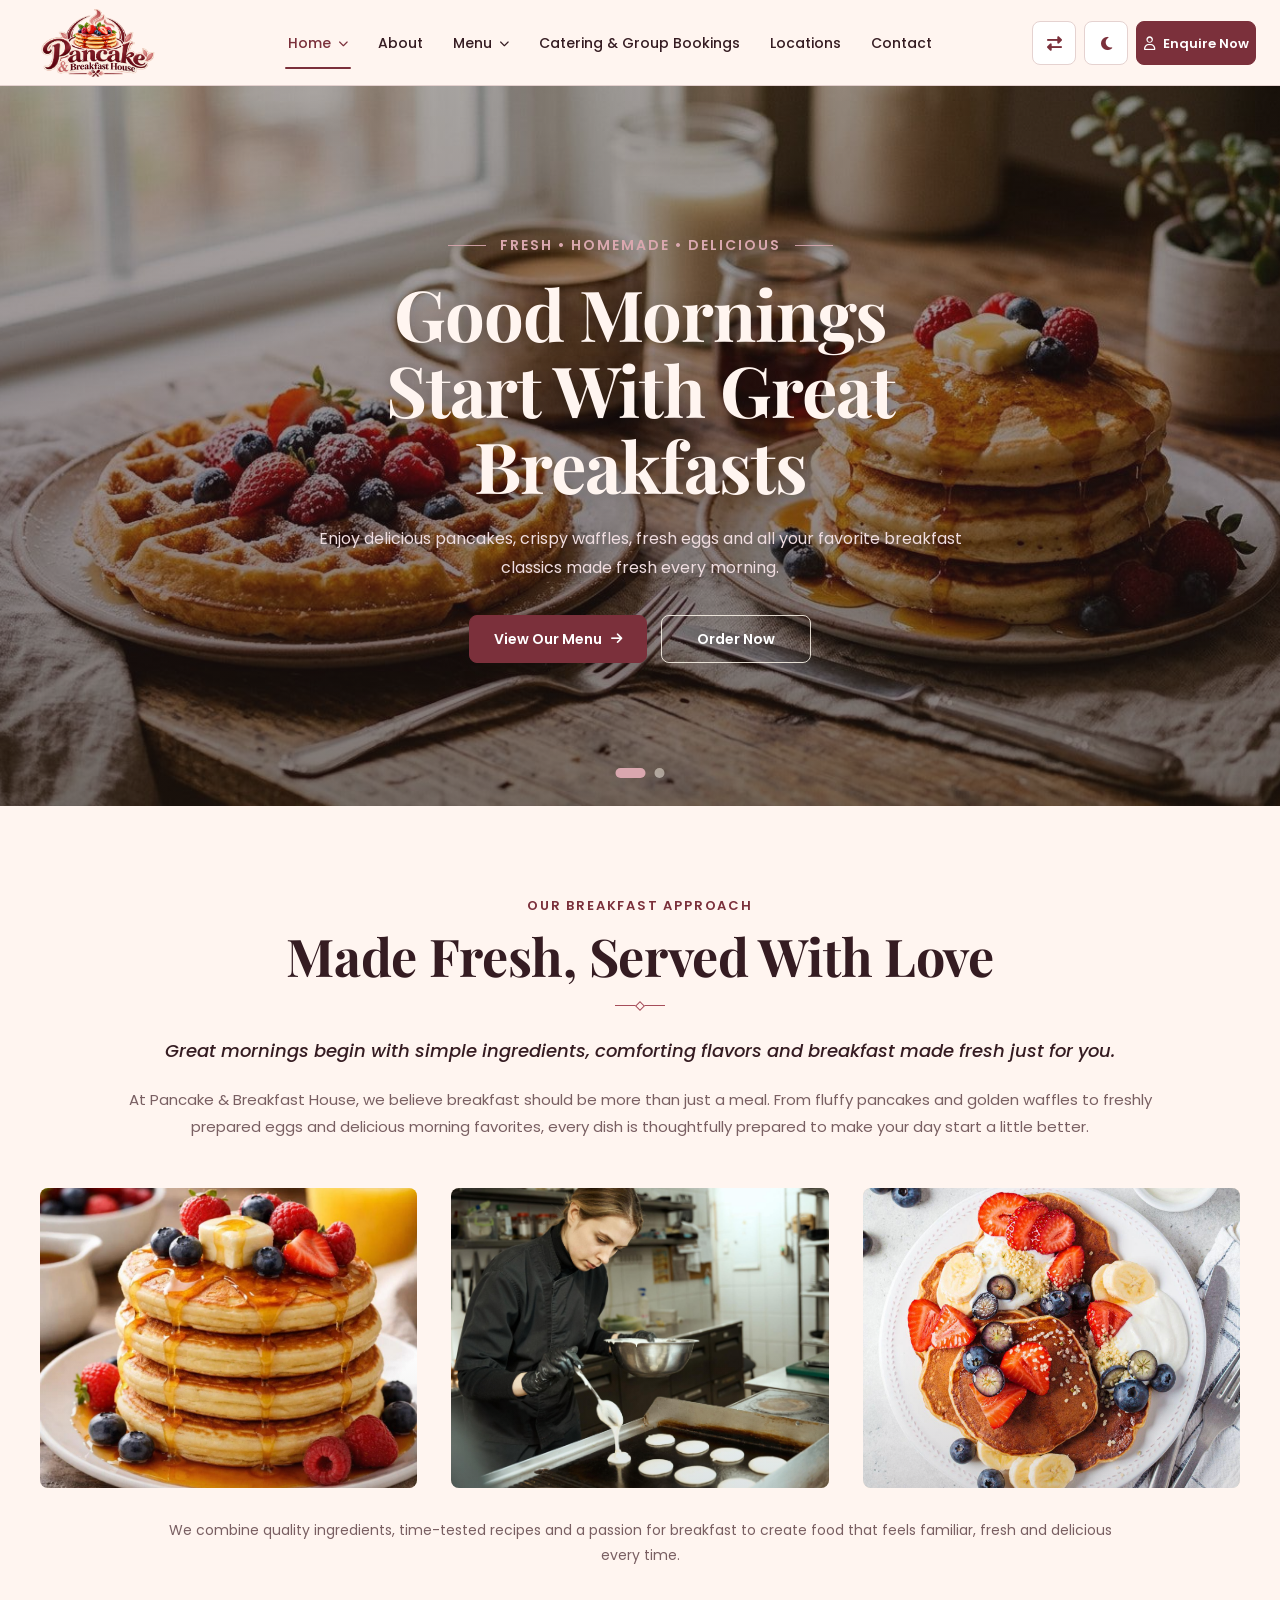
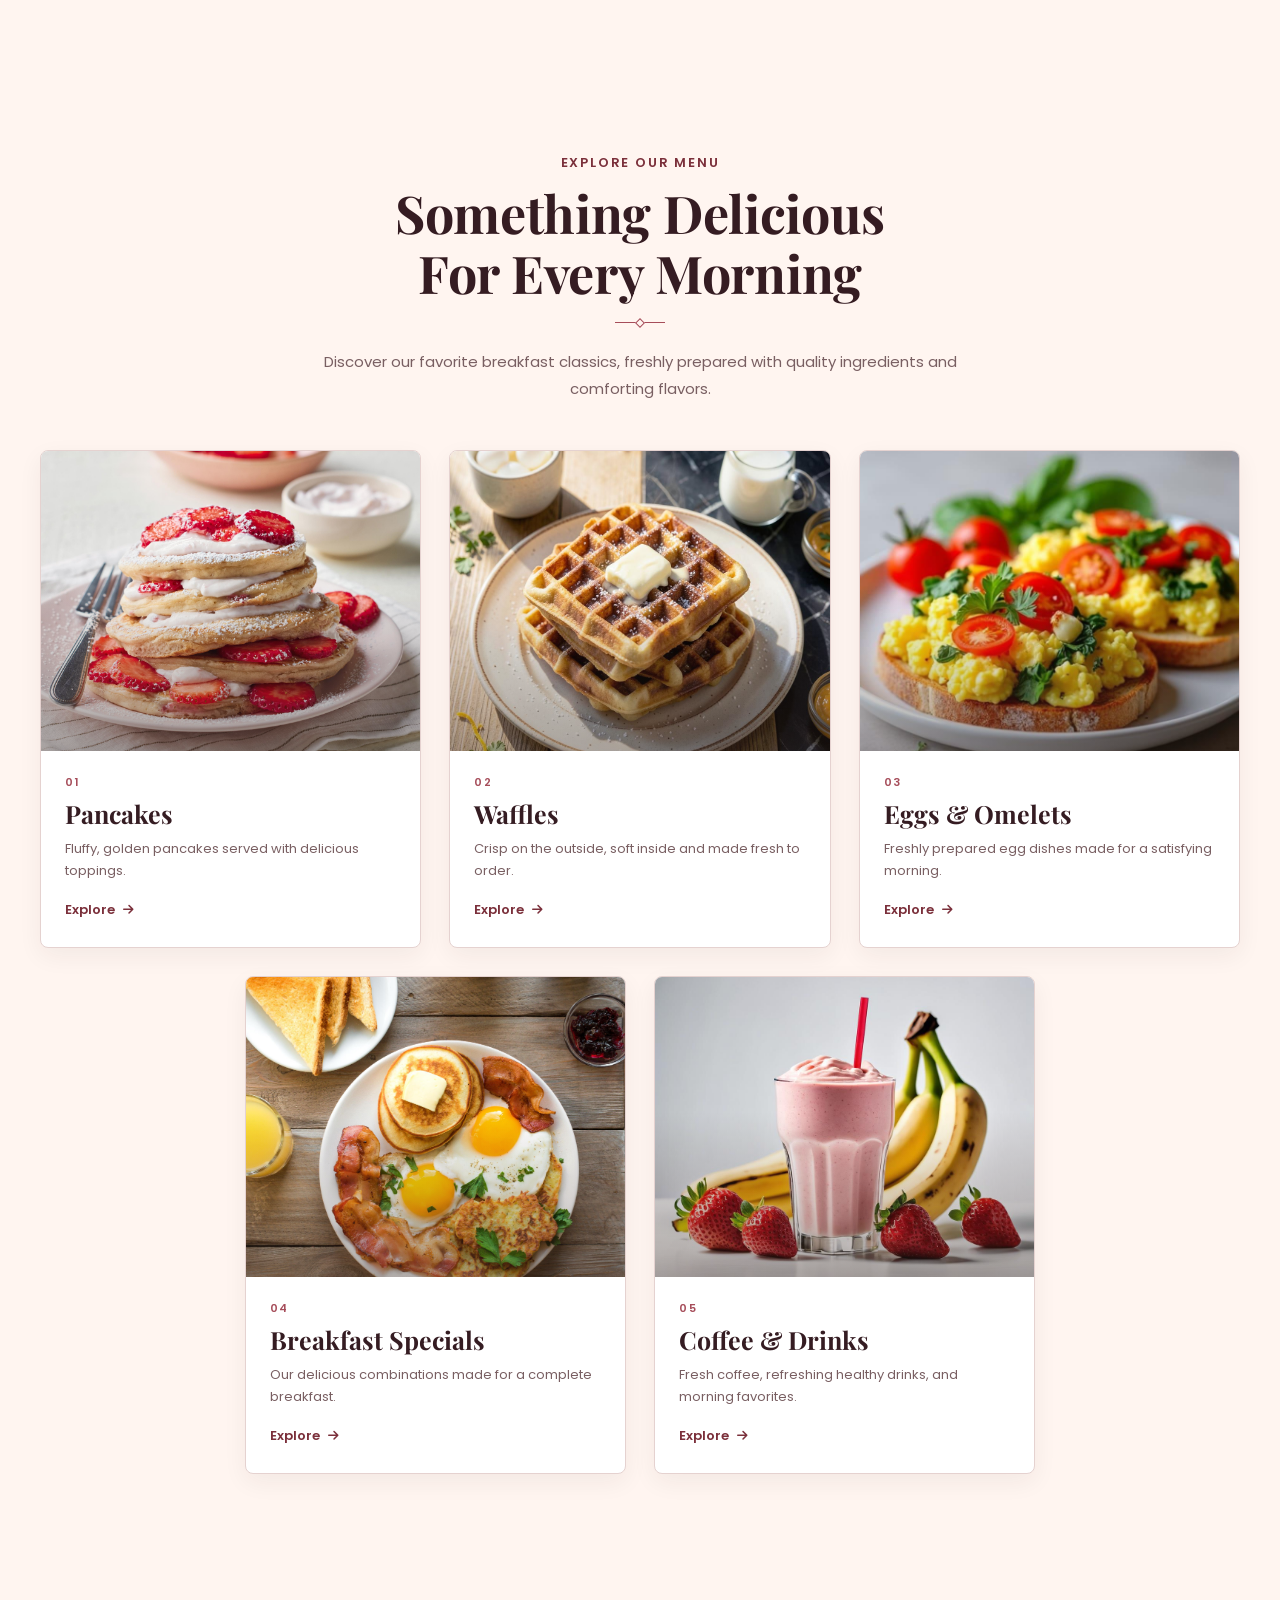
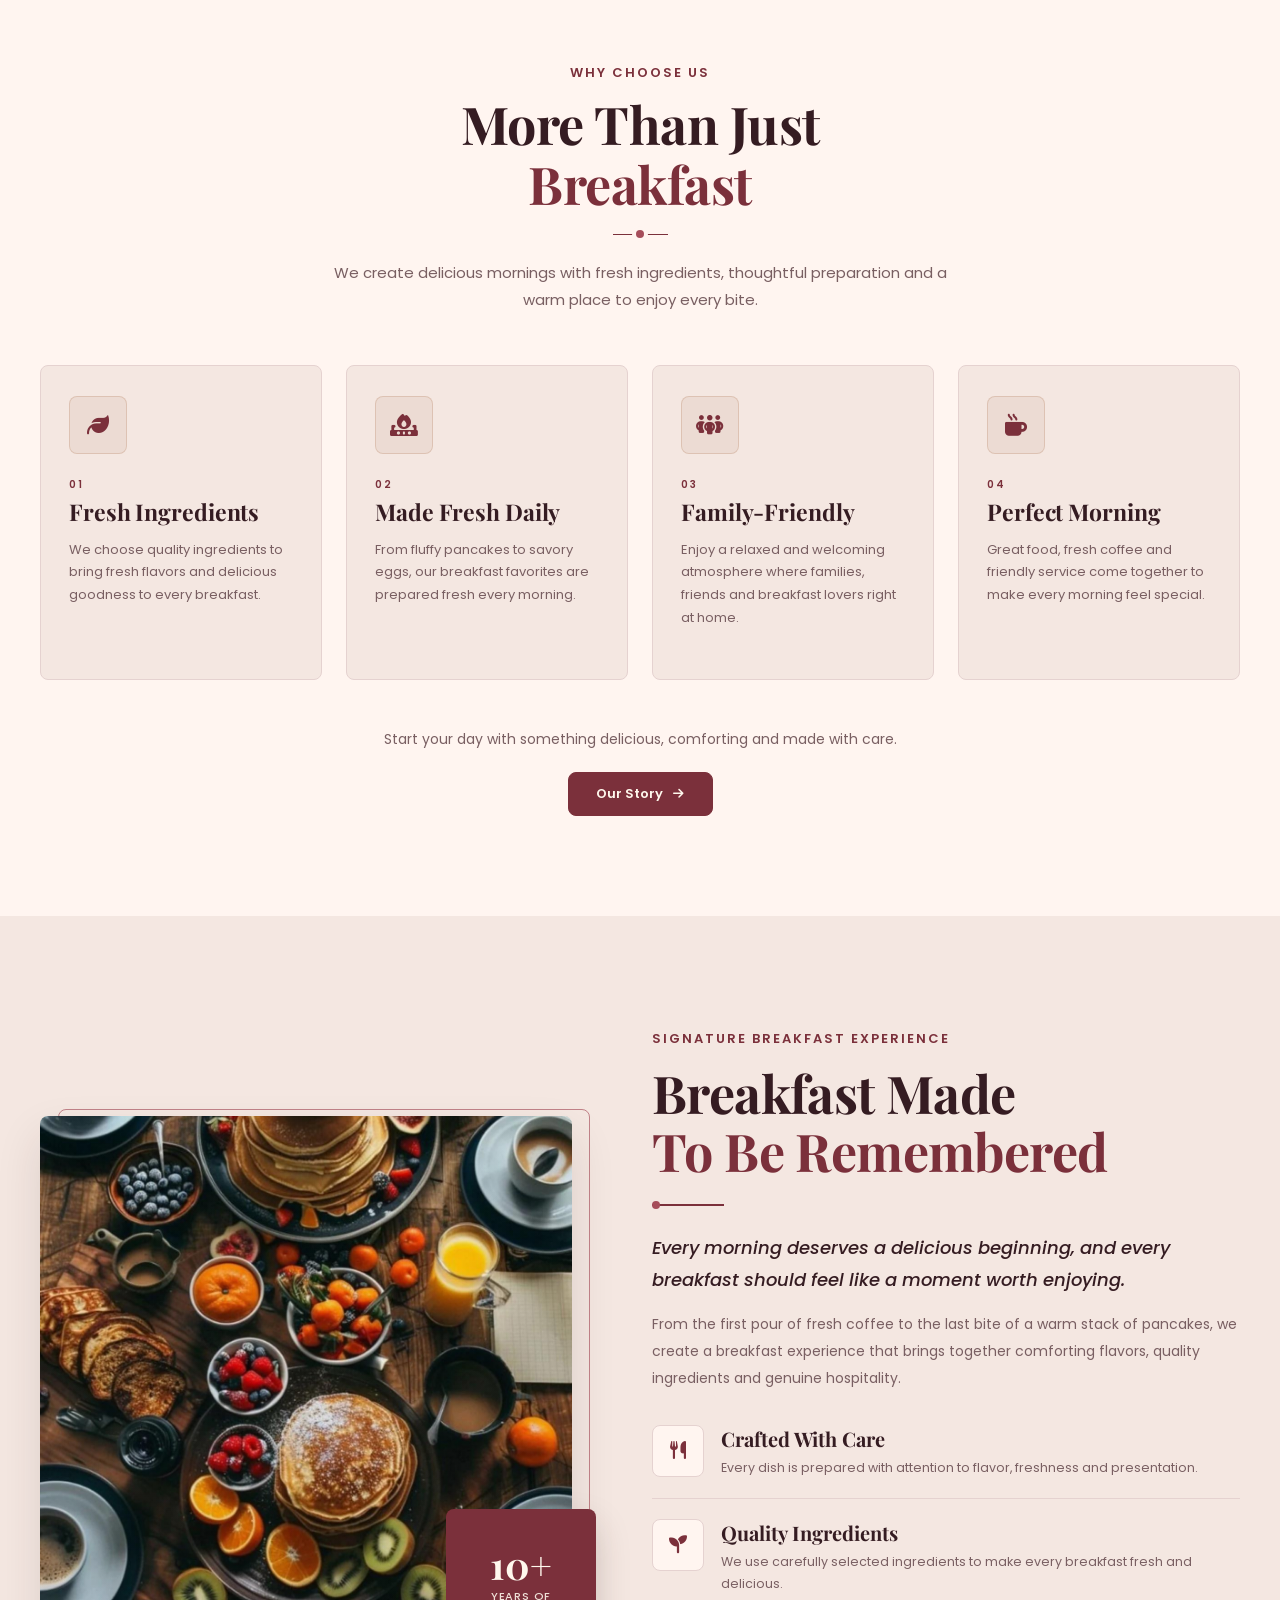
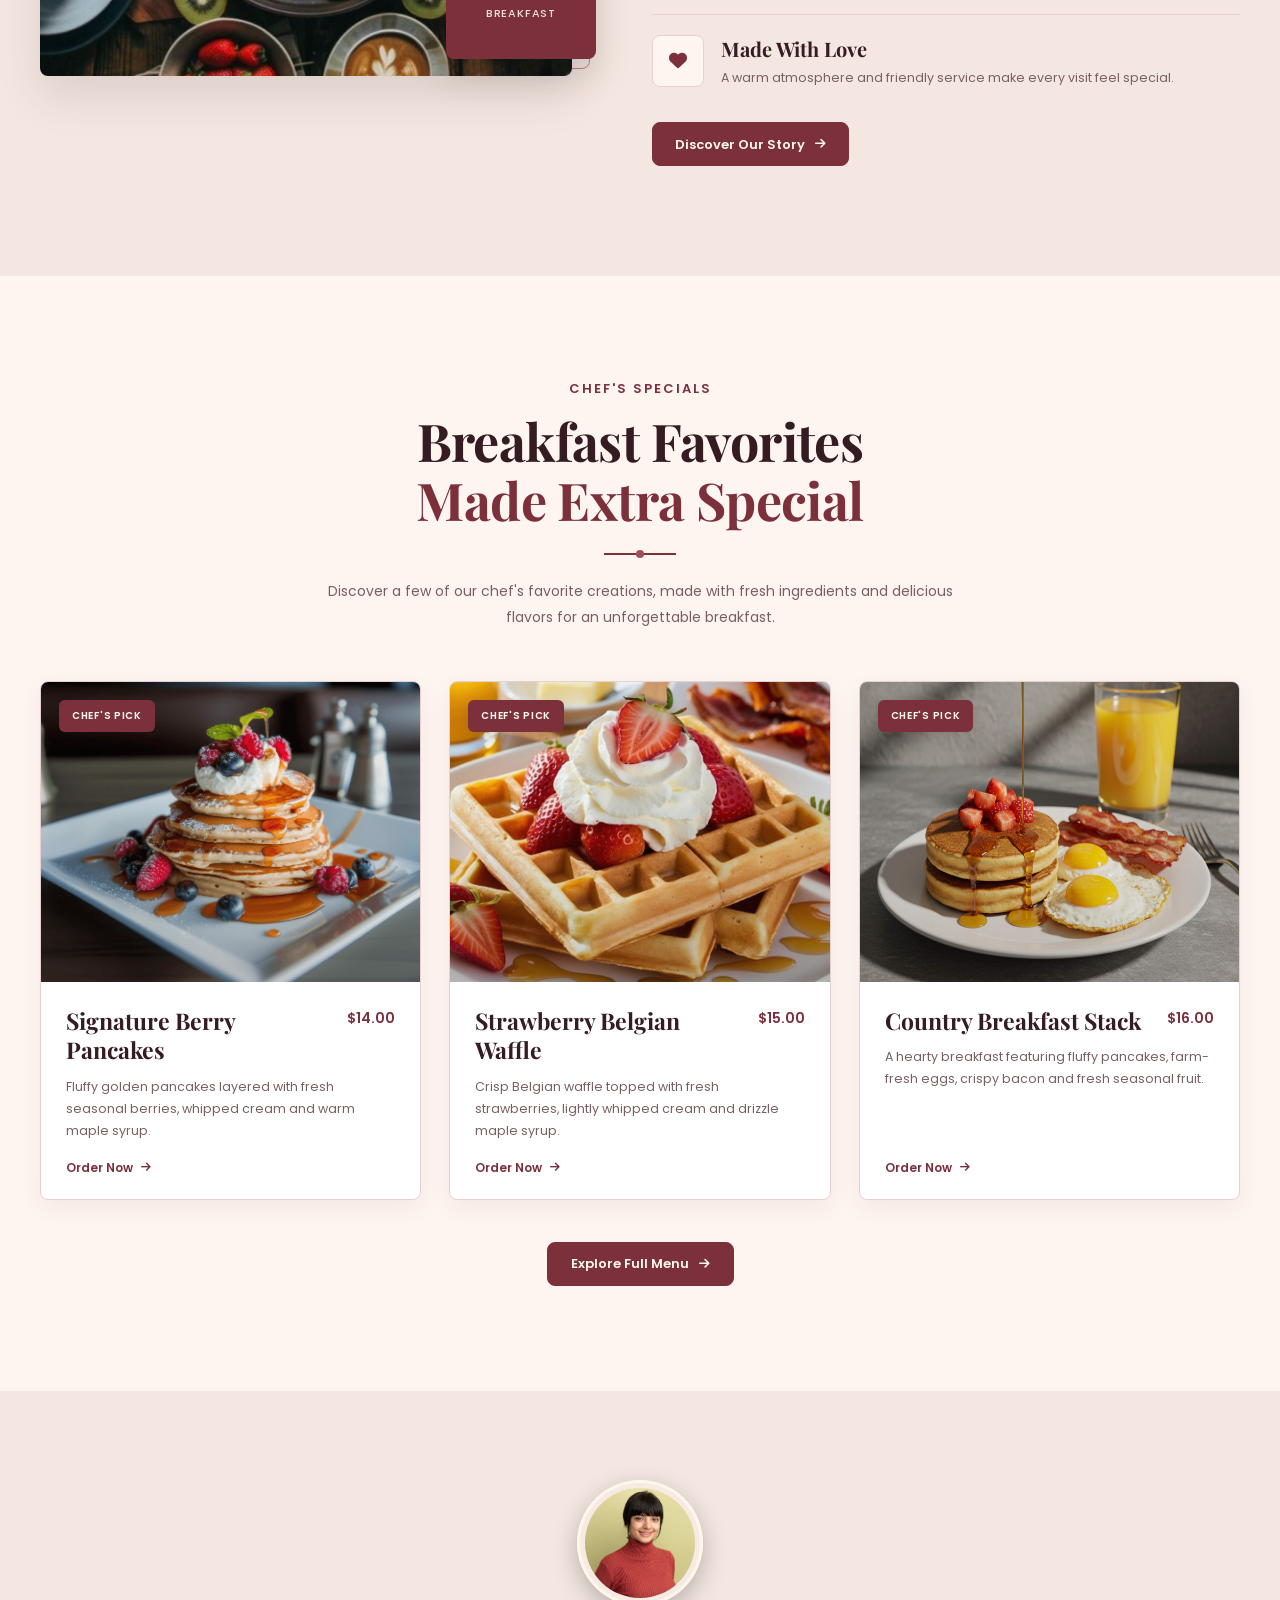
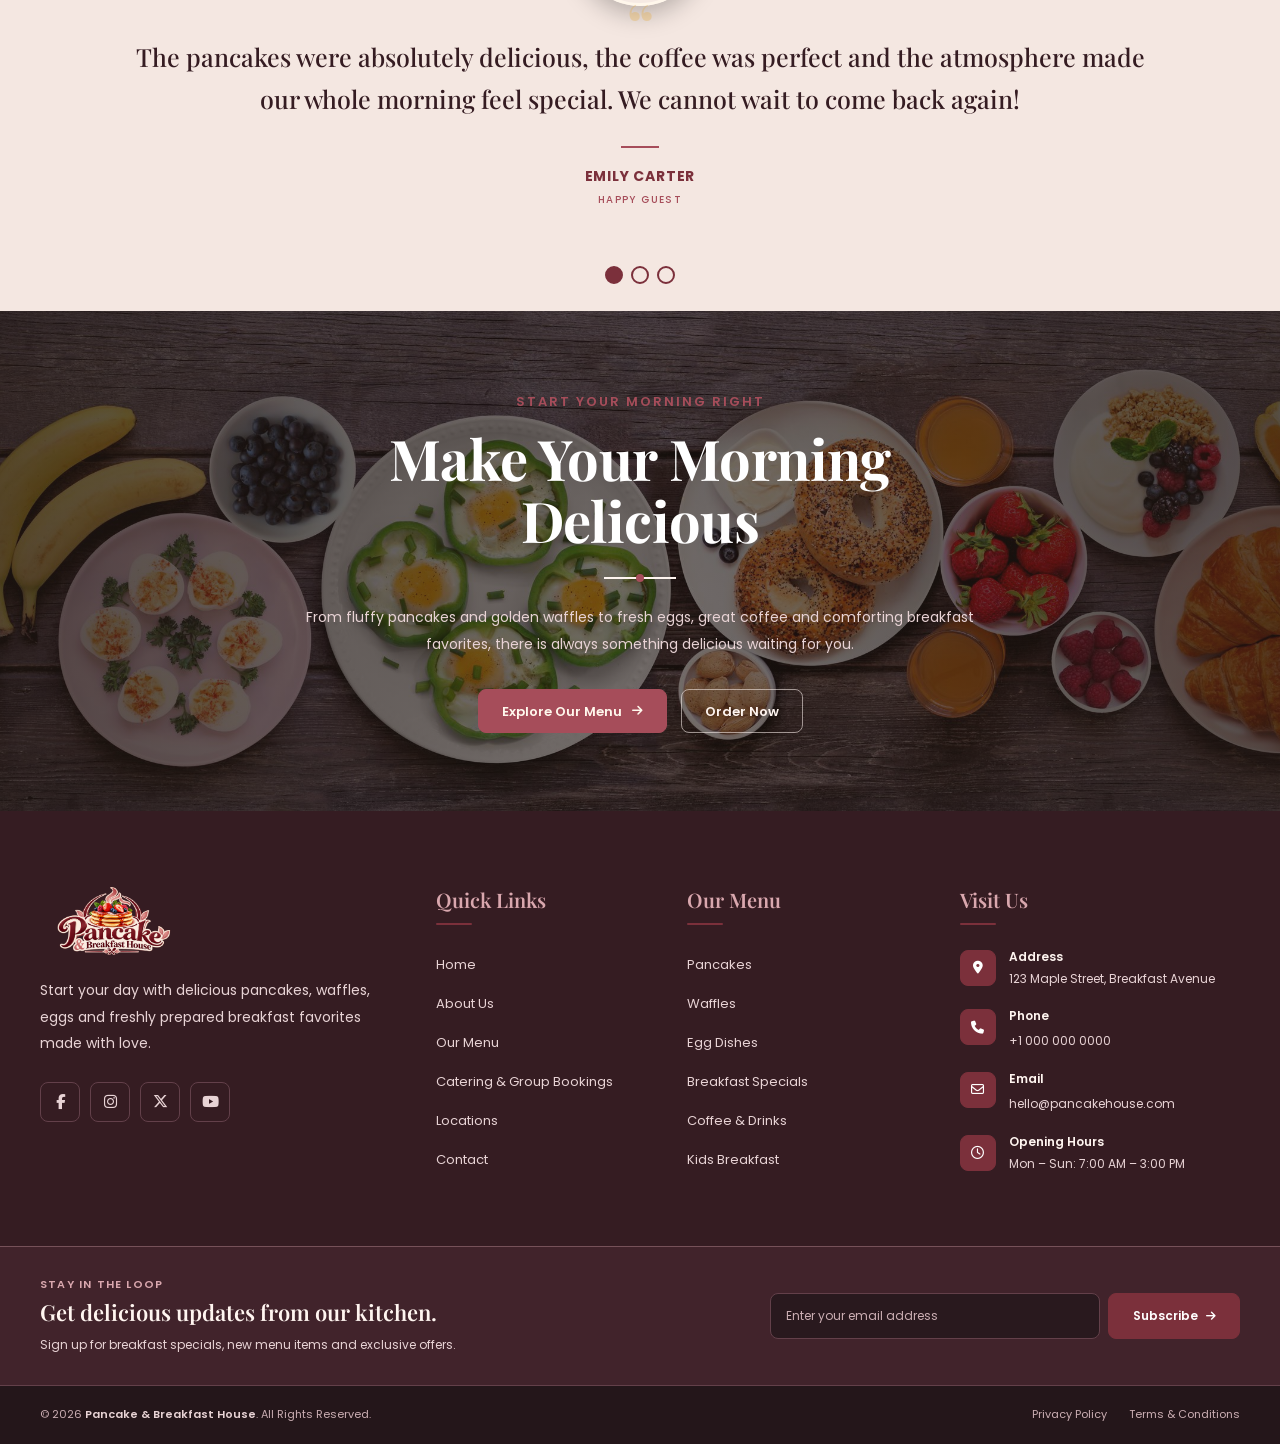
<file: index.html>
<!DOCTYPE html>
<html lang="en" dir="ltr">

<head>

    <!-- =====================================================
         BASIC META
    ====================================================== -->

    <meta charset="UTF-8">

    <meta
        name="viewport"
        content="width=device-width, initial-scale=1.0"
    >

    <meta
        name="description"
        content="Pancake & Breakfast House - Delicious pancakes, waffles, eggs and breakfast favorites."
    >

    <meta
        name="keywords"
        content="pancake, breakfast, waffles, brunch, breakfast restaurant"
    >

    <meta
        name="author"
        content="Pancake & Breakfast House"
    >


    <!-- =====================================================
         TITLE
    ====================================================== -->

    <title>
        Pancake & Breakfast House
    </title>
    <!-- Favicon -->

  <link rel="icon" type="image/png" href="images/logo.png">


    <!-- =====================================================
         GOOGLE FONTS
    ====================================================== -->

    <link
        rel="preconnect"
        href="https://fonts.googleapis.com"
    >

    <link
        rel="preconnect"
        href="https://fonts.gstatic.com"
        crossorigin
    >

    <link
        href="https://fonts.googleapis.com/css2?family=Playfair+Display:wght@500;600;700&family=Poppins:wght@400;500;600;700&display=swap"
        rel="stylesheet"
    >


    <!-- =====================================================
         FONT AWESOME
    ====================================================== -->

    <link
        rel="stylesheet"
        href="https://cdnjs.cloudflare.com/ajax/libs/font-awesome/6.7.2/css/all.min.css"
    >


    <!-- =====================================================
         MAIN CSS
    ====================================================== -->

    <link
        rel="stylesheet"
        href="css/style.css"
    >
    <link
        rel="stylesheet"
        href="css/responsive.css"
    >

</head>


<body>


    <!-- =====================================================
         HEADER
    ====================================================== -->

    <header
        class="site-header"
        id="siteHeader"
    >

        <div class="header-container">


            <!-- =================================================
                 LOGO
            ================================================== -->

            <a
                href="index.html"
                class="site-logo"
                aria-label="Pancake & Breakfast House Home"
            >

                <img
                    src="images/logo.png"
                    alt="Pancake & Breakfast House Logo"
                >

            </a>


            <!-- =================================================
                 MAIN NAVIGATION

                 IMPORTANT:
                 This SAME navigation is used for:
                 Desktop
                 Tablet
                 iPad Pro
                 iPad Mini
                 Mobile
            ================================================== -->

            <nav
                class="main-nav"
                id="mainNav"
                aria-label="Main Navigation"
            >


                <!-- =============================================
                     HOME DROPDOWN
                ============================================== -->

                <div class="nav-dropdown">

                    <button
                        type="button"
                        class="nav-dropdown-toggle active"
                        aria-expanded="false"
                        aria-haspopup="true"
                    >

                        <span>
                            Home
                        </span>

                        <i
                            class="fa-solid fa-chevron-down"
                            aria-hidden="true"
                        ></i>

                    </button>


                    <div class="nav-dropdown-menu">

                        <a
                            href="index.html"
                            class="active"
                        >
                            Home 1
                        </a>

                        <a
                            href="home2.html"
                        >
                            Home 2
                        </a>

                    </div>

                </div>


                <!-- =============================================
                     ABOUT
                ============================================== -->

                <a
                    href="about.html"
                    class="nav-link"
                >
                    About
                </a>


                <!-- =============================================
                     MENU DROPDOWN
                ============================================== -->

                <div class="nav-dropdown">

                    <button
                        type="button"
                        class="nav-dropdown-toggle"
                        aria-expanded="false"
                        aria-haspopup="true"
                    >

                        <span>
                            Menu
                        </span>

                        <i
                            class="fa-solid fa-chevron-down"
                            aria-hidden="true"
                        ></i>

                    </button>


                    <div class="nav-dropdown-menu">

                        <a
                            href="pancake.html"
                        >
                            Pancakes
                        </a>

                        <a
                            href="waffles.html"
                        >
                            Waffles
                        </a>

                        <a
                            href="egg-dishes.html"
                        >
                            Egg Dishes
                        </a>

                       

                    </div>

                </div>


                <!-- =============================================
                     CATERING & GROUP BOOKINGS
                ============================================== -->

                <a
                    href="catering.html"
                    class="nav-link"
                >
                    Catering &amp; Group Bookings
                </a>


                <!-- =============================================
                     LOCATIONS
                ============================================== -->

                <a
                    href="locations.html"
                    class="nav-link"
                >
                    Locations
                </a>


                <!-- =============================================
                     CONTACT
                ============================================== -->

                <a
                    href="contact.html"
                    class="nav-link"
                >
                    Contact
                </a>


                <!-- =============================================
                     HEADER CONTROLS

                     IMPORTANT:
                     These remain INSIDE the SAME main-nav.

                     Desktop:
                     RTL + Dark Mode + Login → right side

                     Responsive:
                     RTL + Dark Mode + Login → inside
                     hamburger menu
                ============================================== -->

                <div
                    class="header-controls"
                    id="headerControls"
                >


                    <!-- =========================================
                         RTL BUTTON
                    ========================================== -->

                    <button
                        type="button"
                        class="header-control-btn rtl-toggle"
                        id="rtlToggle"
                        aria-label="Switch to RTL mode"
                        title="RTL Mode"
                    >

                        <i
                            class="fa-solid fa-right-left"
                            aria-hidden="true"
                        ></i>

                    </button>


                    <!-- =========================================
                         DARK MODE BUTTON
                    ========================================== -->

                    <button
                        type="button"
                        class="header-control-btn dark-mode-toggle"
                        id="darkModeToggle"
                        aria-label="Enable dark mode"
                        title="Dark Mode"
                    >

                        <i
                            class="fa-solid fa-moon"
                            aria-hidden="true"
                        ></i>

                    </button>


                    <!-- =========================================
                         LOGIN
                    ========================================== -->

                     <a
                        href="enquire.html"
                        class="login-btn"
                    >

                        <i
                            class="fa-regular fa-user"
                            aria-hidden="true"
                        ></i>

                        <span>
                            Enquire Now
                        </span>

                    </a>

                </div>

            </nav>


            <!-- =================================================
                 HAMBURGER BUTTON

                 Controls the SAME #mainNav
            ================================================== -->

            <button
                type="button"
                class="menu-toggle"
                id="menuToggle"
                aria-label="Open navigation menu"
                aria-expanded="false"
                aria-controls="mainNav"
            >

                <i
                    class="fa-solid fa-bars"
                    aria-hidden="true"
                ></i>

            </button>


        </div>

    </header>


    <!-- =====================================================
         MAIN CONTENT
    ====================================================== -->

    <main id="mainContent">

       <!-- =====================================================
     HOME 1 — HERO SECTION
====================================================== -->

<section class="home1-hero" id="home1Hero">

    <!-- =================================================
         HERO SLIDES
    ================================================== -->

    <div class="home1-hero-slider" id="home1HeroSlider">

        <!-- =================================================
             SLIDE 01
        ================================================== -->

        <div
            class="home1-hero-slide active"
            style="background-image: url('images/home1-hero-1.jpg');"
        >

            <div class="home1-hero-overlay"></div>

            <div class="home1-hero-container">

                <div class="home1-hero-content">

                    <span class="home1-hero-subtitle">
                        FRESH • HOMEMADE • DELICIOUS
                    </span>

                    <h1 class="home1-hero-title">
                        Good Mornings
                        <span>Start With Great Breakfasts</span>
                    </h1>

                    <p class="home1-hero-description">
                        Enjoy delicious pancakes, crispy waffles,
                        fresh eggs and all your favorite breakfast
                        classics made fresh every morning.
                    </p>

                    <div class="home1-hero-actions">

                        <a href="menu.html" class="home1-hero-btn home1-hero-btn-primary">
                            View Our Menu
                            <i class="fa-solid fa-arrow-right" aria-hidden="true"></i>
                        </a>

                        <a href="order.html" class="home1-hero-btn home1-hero-btn-secondary">
                            Order Now
                        </a>

                    </div>

                </div>

            </div>

        </div>


        <!-- =================================================
             SLIDE 02
        ================================================== -->

        <div
            class="home1-hero-slide"
            style="background-image: url('images/home1-hero-2.jpg');"
        >

            <div class="home1-hero-overlay"></div>

            <div class="home1-hero-container">

                <div class="home1-hero-content">

                    <span class="home1-hero-subtitle">
                        MADE FRESH EVERY DAY
                    </span>

                    <h2 class="home1-hero-title">
                        Your Favorite
                        <span>Breakfast, Made With Love</span>
                    </h2>

                    <p class="home1-hero-description">
                        From fluffy pancakes to golden waffles,
                        discover comforting flavors made with
                        quality ingredients and a whole lot of care.
                    </p>

                    <div class="home1-hero-actions">

                        <a href="menu.html" class="home1-hero-btn home1-hero-btn-primary">
                            Explore Menu
                            <i class="fa-solid fa-arrow-right" aria-hidden="true"></i>
                        </a>

                        <a href="about.html" class="home1-hero-btn home1-hero-btn-secondary">
                            Our Story
                        </a>

                    </div>

                </div>

            </div>

        </div>

    </div>


    <!-- =================================================
         HERO SLIDER DOTS
    ================================================== -->

    <div class="home1-hero-dots" id="home1HeroDots">

        <button
            type="button"
            class="home1-hero-dot active"
            data-slide="0"
            aria-label="Go to slide 1"
        ></button>

        <button
            type="button"
            class="home1-hero-dot"
            data-slide="1"
            aria-label="Go to slide 2"
        ></button>

    </div>

</section>
<!-- =====================================================
     HOME 1 — SECTION 02
     OUR BREAKFAST APPROACH
====================================================== -->

<section class="home1-approach" id="home1Approach">

    <div class="home1-approach-container">

        <!-- =================================================
             SECTION HEADING
        ================================================== -->

        <div class="home1-approach-heading">

            <span class="home1-approach-eyebrow">
                OUR BREAKFAST APPROACH
            </span>

            <h2 class="home1-approach-title">
                Made Fresh,
                <span>Served With Love</span>
            </h2>

            <div class="home1-approach-divider"></div>

        </div>


        <!-- =================================================
             INTRODUCTION
        ================================================== -->

        <div class="home1-approach-intro">

            <p class="home1-approach-highlight">
                Great mornings begin with simple ingredients,
                comforting flavors and breakfast made fresh
                just for you.
            </p>

            <p class="home1-approach-description">
                At Pancake &amp; Breakfast House, we believe
                breakfast should be more than just a meal.
                From fluffy pancakes and golden waffles to
                freshly prepared eggs and delicious morning
                favorites, every dish is thoughtfully prepared
                to make your day start a little better.
            </p>

        </div>


        <!-- =================================================
             IMAGE GRID
        ================================================== -->

        <div class="home1-approach-gallery">

            <!-- IMAGE 01 -->

            <div class="home1-approach-image-card">

                <div class="home1-approach-image-wrapper">

                    <img
                        src="images/home1-approach-1.jpg"
                        alt="Fresh stack of fluffy pancakes"
                        loading="lazy"
                    >

                </div>

            </div>


            <!-- IMAGE 02 -->

            <div class="home1-approach-image-card">

                <div class="home1-approach-image-wrapper">

                    <img
                        src="images/home1-approach-2.jpg"
                        alt="Chef preparing fresh pancake batter"
                        loading="lazy"
                    >

                </div>

            </div>


            <!-- IMAGE 03 -->

            <div class="home1-approach-image-card">

                <div class="home1-approach-image-wrapper">

                    <img
                        src="images/home1-approach-3.jpg"
                        alt="Delicious breakfast with fresh fruit"
                        loading="lazy"
                    >

                </div>

            </div>

        </div>


        <!-- =================================================
             BOTTOM CONTENT
        ================================================== -->

        <div class="home1-approach-bottom">

            <p>
                We combine quality ingredients, time-tested
                recipes and a passion for breakfast to create
                food that feels familiar, fresh and delicious
                every time.
            </p>

        </div>

    </div>

</section>
<! =========================================================
   HOME 1 — SECTION 03
   BREAKFAST CATEGORIES
========================================================= !>

<section class="home1-categories" id="home1Categories">

    <div class="home1-categories-container">

        <!-- =================================================
             SECTION HEADING
        ================================================== -->

        <div class="home1-categories-heading">

            <span class="home1-categories-eyebrow">
                EXPLORE OUR MENU
            </span>

            <h2 class="home1-categories-title">
                Something Delicious
                <span>For Every Morning</span>
            </h2>

            <div class="home1-categories-divider"></div>

            <p class="home1-categories-intro">
                Discover our favorite breakfast classics,
                freshly prepared with quality ingredients
                and comforting flavors.
            </p>

        </div>


        <!-- =================================================
             CATEGORY GRID
        ================================================== -->

        <div class="home1-categories-grid">


            <!-- =================================================
                 CATEGORY 01 — PANCAKES
            ================================================== -->

            <a
                href="menu.html#pancakes"
                class="home1-category-card"
            >

                <div class="home1-category-image">

                    <img
                        src="images/home1-category-pancakes.jpg"
                        alt="Fluffy pancakes with fresh toppings"
                        loading="lazy"
                    >

                    <div class="home1-category-overlay"></div>

                </div>

                <div class="home1-category-content">

                    <span class="home1-category-number">
                        01
                    </span>

                    <h3 class="home1-category-title">
                        Pancakes
                    </h3>

                    <p class="home1-category-description">
                        Fluffy, golden pancakes served
                        with delicious toppings.
                    </p>

                    <span class="home1-category-link">
                        Explore
                        <i
                            class="fa-solid fa-arrow-right"
                            aria-hidden="true"
                        ></i>
                    </span>

                </div>

            </a>


            <!-- =================================================
                 CATEGORY 02 — WAFFLES
            ================================================== -->

            <a
                href="menu.html#waffles"
                class="home1-category-card"
            >

                <div class="home1-category-image">

                    <img
                        src="images/home1-category-waffles.jpg"
                        alt="Golden waffles with fresh toppings"
                        loading="lazy"
                    >

                    <div class="home1-category-overlay"></div>

                </div>

                <div class="home1-category-content">

                    <span class="home1-category-number">
                        02
                    </span>

                    <h3 class="home1-category-title">
                        Waffles
                    </h3>

                    <p class="home1-category-description">
                        Crisp on the outside, soft inside
                        and made fresh to order.
                    </p>

                    <span class="home1-category-link">
                        Explore
                        <i
                            class="fa-solid fa-arrow-right"
                            aria-hidden="true"
                        ></i>
                    </span>

                </div>

            </a>


            <!-- =================================================
                 CATEGORY 03 — EGGS
            ================================================== -->

            <a
                href="menu.html#egg-dishes"
                class="home1-category-card"
            >

                <div class="home1-category-image">

                    <img
                        src="images/home1-category-eggs.jpg"
                        alt="Fresh eggs and breakfast plate"
                        loading="lazy"
                    >

                    <div class="home1-category-overlay"></div>

                </div>

                <div class="home1-category-content">

                    <span class="home1-category-number">
                        03
                    </span>

                    <h3 class="home1-category-title">
                        Eggs &amp; Omelets
                    </h3>

                    <p class="home1-category-description">
                        Freshly prepared egg dishes
                        made for a satisfying morning.
                    </p>

                    <span class="home1-category-link">
                        Explore
                        <i
                            class="fa-solid fa-arrow-right"
                            aria-hidden="true"
                        ></i>
                    </span>

                </div>

            </a>


            <!-- =================================================
                 CATEGORY 04 — SPECIALS
            ================================================== -->

            <a
                href="menu.html#breakfast-specials"
                class="home1-category-card"
            >

                <div class="home1-category-image">

                    <img
                        src="images/home1-category-specials.jpg"
                        alt="Breakfast special with pancakes and eggs"
                        loading="lazy"
                    >

                    <div class="home1-category-overlay"></div>

                </div>

                <div class="home1-category-content">

                    <span class="home1-category-number">
                        04
                    </span>

                    <h3 class="home1-category-title">
                        Breakfast Specials
                    </h3>

                    <p class="home1-category-description">
                        Our delicious combinations
                        made for a complete breakfast.
                    </p>

                    <span class="home1-category-link">
                        Explore
                        <i
                            class="fa-solid fa-arrow-right"
                            aria-hidden="true"
                        ></i>
                    </span>

                </div>

            </a>


            <!-- =================================================
                 CATEGORY 05 — COFFEE & DRINKS
            ================================================== -->

            <a
                href="menu.html#drinks"
                class="home1-category-card"
            >

                <div class="home1-category-image">

                    <img
                        src="images/home1-category-drinks.jpg"
                        alt="Fresh coffee and breakfast drinks"
                        loading="lazy"
                    >

                    <div class="home1-category-overlay"></div>

                </div>

                <div class="home1-category-content">

                    <span class="home1-category-number">
                        05
                    </span>

                    <h3 class="home1-category-title">
                        Coffee &amp; Drinks
                    </h3>

                    <p class="home1-category-description">
                        Fresh coffee, refreshing healthy drinks,
                        and morning favorites.
                    </p>

                    <span class="home1-category-link">
                        Explore
                        <i
                            class="fa-solid fa-arrow-right"
                            aria-hidden="true"
                        ></i>
                    </span>

                </div>

            </a>


        </div>

    </div>

</section>

<! =========================================================
   HOME 1 — SECTION 05
   WHY CHOOSE US
========================================================= !>

<section class="home1-why" id="home1Why">

    <div class="home1-why-container">

        <!-- =================================================
             SECTION HEADING
        ================================================== -->

        <div class="home1-why-heading">

            <span class="home1-why-eyebrow">
                WHY CHOOSE US
            </span>

            <h2 class="home1-why-title">
                More Than Just
                <span>Breakfast</span>
            </h2>

            <div class="home1-why-divider"></div>

            <p class="home1-why-intro">
                We create delicious mornings with fresh ingredients,
                thoughtful preparation and a warm place to enjoy
                every bite.
            </p>

        </div>


        <!-- =================================================
             FEATURE GRID
        ================================================== -->

        <div class="home1-why-grid">


            <!-- =================================================
                 FEATURE 01
            ================================================== -->

            <article class="home1-why-card">

                <div class="home1-why-icon-box">

                    <i
                        class="fa-solid fa-leaf"
                        aria-hidden="true"
                    ></i>

                </div>

                <div class="home1-why-content">

                    <span class="home1-why-number">
                        01
                    </span>

                    <h3 class="home1-why-card-title">
                        Fresh Ingredients
                    </h3>

                    <p class="home1-why-card-description">
                        We choose quality ingredients to bring
                        fresh flavors and delicious goodness to
                        every breakfast.
                    </p>

                </div>

            </article>


            <!-- =================================================
                 FEATURE 02
            ================================================== -->

            <article class="home1-why-card">

                <div class="home1-why-icon-box">

                    <i
                        class="fa-solid fa-fire-burner"
                        aria-hidden="true"
                    ></i>

                </div>

                <div class="home1-why-content">

                    <span class="home1-why-number">
                        02
                    </span>

                    <h3 class="home1-why-card-title">
                        Made Fresh Daily
                    </h3>

                    <p class="home1-why-card-description">
                        From fluffy pancakes to savory eggs,
                        our breakfast favorites are prepared
                        fresh every morning.
                    </p>

                </div>

            </article>


            <!-- =================================================
                 FEATURE 03
            ================================================== -->

            <article class="home1-why-card">

                <div class="home1-why-icon-box">

                    <i
                        class="fa-solid fa-people-group"
                        aria-hidden="true"
                    ></i>

                </div>

                <div class="home1-why-content">

                    <span class="home1-why-number">
                        03
                    </span>

                    <h3 class="home1-why-card-title">
                        Family-Friendly
                    </h3>

                    <p class="home1-why-card-description">
                        Enjoy a relaxed and welcoming atmosphere
                        where families, friends and breakfast
                        lovers right at home.
                    </p>

                </div>

            </article>


            <!-- =================================================
                 FEATURE 04
            ================================================== -->

            <article class="home1-why-card">

                <div class="home1-why-icon-box">

                    <i
                        class="fa-solid fa-mug-hot"
                        aria-hidden="true"
                    ></i>

                </div>

                <div class="home1-why-content">

                    <span class="home1-why-number">
                        04
                    </span>

                    <h3 class="home1-why-card-title">
                        Perfect Morning
                    </h3>

                    <p class="home1-why-card-description">
                        Great food, fresh coffee and friendly
                        service come together to make every
                        morning feel special.
                    </p>

                </div>

            </article>


        </div>


        <!-- =================================================
             BOTTOM MESSAGE
        ================================================== -->

        <div class="home1-why-bottom">

            <p class="home1-why-bottom-text">
                Start your day with something delicious,
                comforting and made with care.
            </p>

            <a
                href="about.html"
                class="home1-why-button"
            >
                Our Story

                <i
                    class="fa-solid fa-arrow-right"
                    aria-hidden="true"
                ></i>
            </a>

        </div>

    </div>

</section>
<!-- =========================================================
     SECTION 06 — SIGNATURE BREAKFAST EXPERIENCE
========================================================= -->

<section class="home1-experience" id="home1Experience">

    <div class="home1-experience-container">

        <!-- =================================================
             LEFT — IMAGE AREA
        ================================================== -->

        <div class="home1-experience-image-area">

            <div class="home1-experience-image-frame">

                <img
                    src="images/home1-experience.jpg"
                    alt="Signature breakfast experience with pancakes, eggs and fresh fruit"
                    loading="lazy"
                >

            </div>

            <!-- Decorative Accent -->
            <div class="home1-experience-image-accent"></div>

            <!-- Experience Badge -->
            <div class="home1-experience-badge">
                <span class="home1-experience-badge-number">10+</span>
                <span class="home1-experience-badge-text">
                    Years of<br>
                    Breakfast
                </span>
            </div>

        </div>


        <!-- =================================================
             RIGHT — CONTENT AREA
        ================================================== -->

        <div class="home1-experience-content">

            <span class="home1-experience-eyebrow">
                SIGNATURE BREAKFAST EXPERIENCE
            </span>

            <h2 class="home1-experience-title">
                Breakfast Made
                <span>To Be Remembered</span>
            </h2>

            <div class="home1-experience-divider"></div>

            <p class="home1-experience-highlight">
                Every morning deserves a delicious beginning,
                and every breakfast should feel like a moment
                worth enjoying.
            </p>

            <p class="home1-experience-description">
                From the first pour of fresh coffee to the last
                bite of a warm stack of pancakes, we create a
                breakfast experience that brings together
                comforting flavors, quality ingredients and
                genuine hospitality.
            </p>


            <!-- =================================================
                 EXPERIENCE HIGHLIGHTS
            ================================================== -->

            <div class="home1-experience-features">

                <!-- Feature 01 -->
                <div class="home1-experience-feature">

                    <div class="home1-experience-feature-icon">
                        <i class="fa-solid fa-utensils" aria-hidden="true"></i>
                    </div>

                    <div class="home1-experience-feature-content">
                        <h3 class="home1-experience-feature-title">
                            Crafted With Care
                        </h3>

                        <p class="home1-experience-feature-description">
                            Every dish is prepared with attention
                            to flavor, freshness and presentation.
                        </p>
                    </div>

                </div>


                <!-- Feature 02 -->
                <div class="home1-experience-feature">

                    <div class="home1-experience-feature-icon">
                        <i class="fa-solid fa-seedling" aria-hidden="true"></i>
                    </div>

                    <div class="home1-experience-feature-content">
                        <h3 class="home1-experience-feature-title">
                            Quality Ingredients
                        </h3>

                        <p class="home1-experience-feature-description">
                            We use carefully selected ingredients
                            to make every breakfast fresh and delicious.
                        </p>
                    </div>

                </div>


                <!-- Feature 03 -->
                <div class="home1-experience-feature">

                    <div class="home1-experience-feature-icon">
                        <i class="fa-solid fa-heart" aria-hidden="true"></i>
                    </div>

                    <div class="home1-experience-feature-content">
                        <h3 class="home1-experience-feature-title">
                            Made With Love
                        </h3>

                        <p class="home1-experience-feature-description">
                            A warm atmosphere and friendly service
                            make every visit feel special.
                        </p>
                    </div>

                </div>

            </div>


            <!-- =================================================
                 ACTION
            ================================================== -->

            <div class="home1-experience-action">

                <a
                    href="about.html"
                    class="home1-experience-button"
                >
                    Discover Our Story

                    <i
                        class="fa-solid fa-arrow-right"
                        aria-hidden="true"
                    ></i>
                </a>

            </div>

        </div>

    </div>

</section>
<!-- =========================================================
     SECTION 07 — CHEF'S SPECIALS
========================================================= -->

<section class="home1-chef-specials" id="home1ChefSpecials">

    <div class="home1-chef-specials-container">

        <!-- =================================================
             SECTION HEADING
        ================================================== -->

        <div class="home1-chef-specials-heading">

            <span class="home1-chef-specials-eyebrow">
                CHEF'S SPECIALS
            </span>

            <h2 class="home1-chef-specials-title">
                Breakfast Favorites
                <span>Made Extra Special</span>
            </h2>

            <div class="home1-chef-specials-divider"></div>

            <p class="home1-chef-specials-intro">
                Discover a few of our chef's favorite creations,
                made with fresh ingredients and delicious
                flavors for an unforgettable breakfast.
            </p>

        </div>


        <!-- =================================================
             SPECIALS GRID
        ================================================== -->

        <div class="home1-chef-specials-grid">


            <!-- =================================================
                 SPECIAL 01
            ================================================== -->

            <article class="home1-chef-special-card">

                <div class="home1-chef-special-image">

                    <img
                        src="images/home1-chef-special-pancakes.jpg"
                        alt="Signature pancakes with berries and maple syrup"
                        loading="lazy"
                    >

                    <span class="home1-chef-special-badge">
                        Chef's Pick
                    </span>

                </div>


                <div class="home1-chef-special-content">

                    <div class="home1-chef-special-top">

                        <h3 class="home1-chef-special-title">
                            Signature Berry Pancakes
                        </h3>

                        <span class="home1-chef-special-price">
                            $14.00
                        </span>

                    </div>

                    <p class="home1-chef-special-description">
                        Fluffy golden pancakes layered with fresh
                        seasonal berries, whipped cream and warm
                        maple syrup.
                    </p>

                    <a
                        href="order.html"
                        class="home1-chef-special-link"
                    >
                        Order Now
                        <i
                            class="fa-solid fa-arrow-right"
                            aria-hidden="true"
                        ></i>
                    </a>

                </div>

            </article>


            <!-- =================================================
                 SPECIAL 02
            ================================================== -->

            <article class="home1-chef-special-card">

                <div class="home1-chef-special-image">

                    <img
                        src="images/home1-chef-special-waffle.jpg"
                        alt="Belgian waffle with strawberries and cream"
                        loading="lazy"
                    >

                    <span class="home1-chef-special-badge">
                        Chef's Pick
                    </span>

                </div>


                <div class="home1-chef-special-content">

                    <div class="home1-chef-special-top">

                        <h3 class="home1-chef-special-title">
                            Strawberry Belgian Waffle
                        </h3>

                        <span class="home1-chef-special-price">
                            $15.00
                        </span>

                    </div>

                    <p class="home1-chef-special-description">
                        Crisp Belgian waffle topped with fresh
                        strawberries, lightly whipped cream and
                        drizzle maple syrup.
                    </p>

                    <a
                        href="order.html"
                        class="home1-chef-special-link"
                    >
                        Order Now
                        <i
                            class="fa-solid fa-arrow-right"
                            aria-hidden="true"
                        ></i>
                    </a>

                </div>

            </article>


            <!-- =================================================
                 SPECIAL 03
            ================================================== -->

            <article class="home1-chef-special-card">

                <div class="home1-chef-special-image">

                    <img
                        src="images/home1-chef-special-breakfast.jpg"
                        alt="Chef's special breakfast with eggs and pancakes"
                        loading="lazy"
                    >

                    <span class="home1-chef-special-badge">
                        Chef's Pick
                    </span>

                </div>


                <div class="home1-chef-special-content">

                    <div class="home1-chef-special-top">

                        <h3 class="home1-chef-special-title">
                            Country Breakfast Stack
                        </h3>

                        <span class="home1-chef-special-price">
                            $16.00
                        </span>

                    </div>

                    <p class="home1-chef-special-description">
                        A hearty breakfast featuring fluffy
                        pancakes, farm-fresh eggs, crispy bacon
                        and fresh seasonal fruit.
                    </p>

                    <a
                        href="order.html"
                        class="home1-chef-special-link"
                    >
                        Order Now
                        <i
                            class="fa-solid fa-arrow-right"
                            aria-hidden="true"
                        ></i>
                    </a>

                </div>

            </article>


        </div>


        <!-- =================================================
             BOTTOM ACTION
        ================================================== -->

        <div class="home1-chef-specials-action">

            <a
                href="menu.html"
                class="home1-chef-specials-button"
            >
                Explore Full Menu

                <i
                    class="fa-solid fa-arrow-right"
                    aria-hidden="true"
                ></i>
            </a>

        </div>

    </div>

</section>
<!-- =========================================================
     SECTION 08 — CUSTOMER TESTIMONIALS
========================================================= -->

<section class="home1-testimonials" id="home1Testimonials">

    <div class="home1-testimonials-slider" id="home1TestimonialsSlider">


        <!-- =================================================
             TESTIMONIAL SLIDE 01
        ================================================== -->

        <article class="home1-testimonial-slide active">

            <!-- Background Image -->
            <div
                class="home1-testimonial-background"
                style="background-image: url('images/home1-testimonial-bg-1.jpg');"
            ></div>

            <!-- Dark Overlay -->
            <div class="home1-testimonial-overlay"></div>


            <!-- Content -->
            <div class="home1-testimonial-container">

                <div class="home1-testimonial-content">

                    <!-- Customer Image -->
                    <div class="home1-testimonial-avatar">

                        <img
                            src="images/home1-testimonial-1.jpg"
                            alt="Customer enjoying breakfast at Pancake & Breakfast House"
                            loading="lazy"
                        >

                    </div>


                    <!-- Quote -->
                    <blockquote class="home1-testimonial-quote">
                        The pancakes were absolutely delicious,
                        the coffee was perfect and the atmosphere
                        made our whole morning feel special.
                        We cannot wait to come back again!
                    </blockquote>


                    <!-- Divider -->
                    <div class="home1-testimonial-divider"></div>


                    <!-- Customer Name -->
                    <h3 class="home1-testimonial-name">
                        Emily Carter
                    </h3>


                    <!-- Customer Label -->
                    <span class="home1-testimonial-label">
                        HAPPY GUEST
                    </span>

                </div>

            </div>

        </article>


        <!-- =================================================
             TESTIMONIAL SLIDE 02
        ================================================== -->

        <article class="home1-testimonial-slide">

            <!-- Background Image -->
            <div
                class="home1-testimonial-background"
                style="background-image: url('images/home1-testimonial-bg-1.jpg');"
            ></div>

            <!-- Dark Overlay -->
            <div class="home1-testimonial-overlay"></div>


            <!-- Content -->
            <div class="home1-testimonial-container">

                <div class="home1-testimonial-content">

                    <!-- Customer Image -->
                    <div class="home1-testimonial-avatar">

                        <img
                            src="images/home1-testimonial-2.jpg"
                            alt="Happy breakfast guest"
                            loading="lazy"
                        >

                    </div>


                    <!-- Quote -->
                    <blockquote class="home1-testimonial-quote">
                        Everything tasted fresh and homemade.
                        The breakfast was generous, flavorful
                        and beautifully prepared. Easily one of
                        our favorite breakfast spots!
                    </blockquote>


                    <!-- Divider -->
                    <div class="home1-testimonial-divider"></div>


                    <!-- Customer Name -->
                    <h3 class="home1-testimonial-name">
                        Daniel Morgan
                    </h3>


                    <!-- Customer Label -->
                    <span class="home1-testimonial-label">
                        HAPPY GUEST
                    </span>

                </div>

            </div>

        </article>


        <!-- =================================================
             TESTIMONIAL SLIDE 03
        ================================================== -->

        <article class="home1-testimonial-slide">

            <!-- Background Image -->
            <div
                class="home1-testimonial-background"
                style="background-image: url('images/home1-testimonial-bg-1.jpg');"
            ></div>

            <!-- Dark Overlay -->
            <div class="home1-testimonial-overlay"></div>


            <!-- Content -->
            <div class="home1-testimonial-container">

                <div class="home1-testimonial-content">

                    <!-- Customer Image -->
                    <div class="home1-testimonial-avatar">

                        <img
                            src="images/home1-testimonial-3.jpg"
                            alt="Breakfast guest enjoying a meal"
                            loading="lazy"
                        >

                    </div>


                    <!-- Quote -->
                    <blockquote class="home1-testimonial-quote">
                        From the warm welcome to the last bite,
                        everything was wonderful. The pancakes,
                        waffles and fresh coffee were exactly
                        what a great morning should be.
                    </blockquote>


                    <!-- Divider -->
                    <div class="home1-testimonial-divider"></div>


                    <!-- Customer Name -->
                    <h3 class="home1-testimonial-name">
                        Sophia Bennett
                    </h3>


                    <!-- Customer Label -->
                    <span class="home1-testimonial-label">
                        HAPPY GUEST
                    </span>

                </div>

            </div>

        </article>

    </div>


    <!-- =================================================
         TESTIMONIAL DOTS
    ================================================== -->

    <div
        class="home1-testimonial-dots"
        id="home1TestimonialDots"
        aria-label="Testimonial navigation"
    >

        <button
            type="button"
            class="home1-testimonial-dot active"
            data-slide="0"
            aria-label="Show testimonial 1"
            aria-current="true"
        ></button>

        <button
            type="button"
            class="home1-testimonial-dot"
            data-slide="1"
            aria-label="Show testimonial 2"
        ></button>

        <button
            type="button"
            class="home1-testimonial-dot"
            data-slide="2"
            aria-label="Show testimonial 3"
        ></button>

    </div>

</section>
<!-- =========================================================
     SECTION 09 — FINAL CTA
========================================================= -->

<section class="home1-cta" id="home1Cta">

    <!-- =====================================================
         BACKGROUND IMAGE
    ====================================================== -->

    <div
        class="home1-cta-background"
        style="background-image: url('images/home1-cta-bg.jpg');"
    ></div>


    <!-- =====================================================
         DARK OVERLAY
    ====================================================== -->

    <div class="home1-cta-overlay"></div>


    <!-- =====================================================
         CTA CONTAINER
    ====================================================== -->

    <div class="home1-cta-container">

        <div class="home1-cta-content">

            <!-- =================================================
                 EYEBROW
            ================================================== -->

            <span class="home1-cta-eyebrow">
                START YOUR MORNING RIGHT
            </span>


            <!-- =================================================
                 TITLE
            ================================================== -->

            <h2 class="home1-cta-title">
                Make Your Morning
                <span>Delicious</span>
            </h2>


            <!-- =================================================
                 DIVIDER
            ================================================== -->

            <div class="home1-cta-divider"></div>


            <!-- =================================================
                 DESCRIPTION
            ================================================== -->

            <p class="home1-cta-description">
                From fluffy pancakes and golden waffles to
                fresh eggs, great coffee and comforting
                breakfast favorites, there is always something
                delicious waiting for you.
            </p>


            <!-- =================================================
                 ACTIONS
            ================================================== -->

            <div class="home1-cta-actions">

                <a
                    href="menu.html"
                    class="home1-cta-button home1-cta-button-primary"
                >
                    Explore Our Menu

                    <i
                        class="fa-solid fa-arrow-right"
                        aria-hidden="true"
                    ></i>
                </a>


                <a
                    href="order.html"
                    class="home1-cta-button home1-cta-button-secondary"
                >
                    Order Now
                </a>

            </div>

        </div>

    </div>

</section>
    </main>
<!-- =========================================================
     FOOTER
========================================================= -->

<footer class="site-footer" id="siteFooter">


    <!-- =====================================================
         FOOTER MAIN
    ====================================================== -->

    <div class="footer-main">

        <div class="footer-container">


            <!-- =================================================
                 BRAND COLUMN
            ================================================== -->

            <div class="footer-column footer-brand-column">

                <a
                    href="index.html"
                    class="footer-logo"
                    aria-label="Pancake & Breakfast House Home"
                >

                    <img
                        src="images/logo.png"
                        alt="Pancake & Breakfast House Logo"
                    >

                </a>


                <p class="footer-description">

                    Start your day with delicious pancakes,
                    waffles, eggs and freshly prepared
                    breakfast favorites made with love.

                </p>


                <!-- =============================================
                     SOCIAL LINKS
                ============================================== -->

                <div
                    class="footer-social"
                    aria-label="Social Media Links"
                >

                    <a
                        href="#"
                        class="footer-social-link"
                        aria-label="Facebook"
                        title="Facebook"
                    >

                        <i
                            class="fa-brands fa-facebook-f"
                            aria-hidden="true"
                        ></i>

                    </a>


                    <a
                        href="#"
                        class="footer-social-link"
                        aria-label="Instagram"
                        title="Instagram"
                    >

                        <i
                            class="fa-brands fa-instagram"
                            aria-hidden="true"
                        ></i>

                    </a>


                    <a
                        href="#"
                        class="footer-social-link"
                        aria-label="X"
                        title="X"
                    >

                        <i
                            class="fa-brands fa-x-twitter"
                            aria-hidden="true"
                        ></i>

                    </a>


                    <a
                        href="#"
                        class="footer-social-link"
                        aria-label="YouTube"
                        title="YouTube"
                    >

                        <i
                            class="fa-brands fa-youtube"
                            aria-hidden="true"
                        ></i>

                    </a>

                </div>

            </div>


            <!-- =================================================
                 QUICK LINKS
            ================================================== -->

            <div class="footer-column">

                <h3 class="footer-title">
                    Quick Links
                </h3>


                <ul class="footer-links">

                    <li>
                        <a href="index.html">
                            Home
                        </a>
                    </li>

                    <li>
                        <a href="about.html">
                            About Us
                        </a>
                    </li>

                    <li>
                        <a href="menu.html">
                            Our Menu
                        </a>
                    </li>

                    <li>
                        <a href="catering.html">
                            Catering &amp; Group Bookings
                        </a>
                    </li>

                    <li>
                        <a href="locations.html">
                            Locations
                        </a>
                    </li>

                    <li>
                        <a href="contact.html">
                            Contact
                        </a>
                    </li>

                </ul>

            </div>


            <!-- =================================================
                 MENU LINKS
            ================================================== -->

            <div class="footer-column">

                <h3 class="footer-title">
                    Our Menu
                </h3>


                <ul class="footer-links">

                    <li>
                        <a href="menu.html#pancakes">
                            Pancakes
                        </a>
                    </li>

                    <li>
                        <a href="menu.html#waffles">
                            Waffles
                        </a>
                    </li>

                    <li>
                        <a href="menu.html#egg-dishes">
                            Egg Dishes
                        </a>
                    </li>

                    <li>
                        <a href="menu.html#breakfast-specials">
                            Breakfast Specials
                        </a>
                    </li>

                    <li>
                        <a href="menu.html#drinks">
                            Coffee &amp; Drinks
                        </a>
                    </li>

                    <li>
                        <a href="menu.html#kids">
                            Kids Breakfast
                        </a>
                    </li>

                </ul>

            </div>


            <!-- =================================================
                 CONTACT / HOURS
            ================================================== -->

            <div class="footer-column footer-contact-column">

                <h3 class="footer-title">
                    Visit Us
                </h3>


                <!-- ADDRESS -->

                <div class="footer-contact-item">

                    <span class="footer-contact-icon">

                        <i
                            class="fa-solid fa-location-dot"
                            aria-hidden="true"
                        ></i>

                    </span>

                    <div>

                        <span class="footer-contact-label">
                            Address
                        </span>

                        <p>
                            123 Maple Street,
                            Breakfast Avenue
                        </p>

                    </div>

                </div>


                <!-- PHONE -->

                <div class="footer-contact-item">

                    <span class="footer-contact-icon">

                        <i
                            class="fa-solid fa-phone"
                            aria-hidden="true"
                        ></i>

                    </span>

                    <div>

                        <span class="footer-contact-label">
                            Phone
                        </span>

                        <a href="tel:+10000000000">
                            +1 000 000 0000
                        </a>

                    </div>

                </div>


                <!-- EMAIL -->

                <div class="footer-contact-item">

                    <span class="footer-contact-icon">

                        <i
                            class="fa-regular fa-envelope"
                            aria-hidden="true"
                        ></i>

                    </span>

                    <div>

                        <span class="footer-contact-label">
                            Email
                        </span>

                        <a href="mailto:hello@pancakehouse.com">
                            hello@pancakehouse.com
                        </a>

                    </div>

                </div>


                <!-- HOURS -->

                <div class="footer-contact-item">

                    <span class="footer-contact-icon">

                        <i
                            class="fa-regular fa-clock"
                            aria-hidden="true"
                        ></i>

                    </span>

                    <div>

                        <span class="footer-contact-label">
                            Opening Hours
                        </span>

                        <p>
                            Mon – Sun: 7:00 AM – 3:00 PM
                        </p>

                    </div>

                </div>

            </div>


        </div>

    </div>


    <!-- =====================================================
         FOOTER CTA / NEWSLETTER
    ====================================================== -->

    <div class="footer-newsletter">

        <div class="footer-container footer-newsletter-container">


            <div class="footer-newsletter-content">

                <span class="footer-newsletter-label">
                    Stay in the loop
                </span>

                <h3>
                    Get delicious updates from our kitchen.
                </h3>

                <p>
                    Sign up for breakfast specials,
                    new menu items and exclusive offers.
                </p>

            </div>


            <form
                class="footer-newsletter-form"
                action="#"
                method="post"
            >

                <label
                    for="footerEmail"
                    class="sr-only"
                >
                    Email Address
                </label>

                <input
                    type="email"
                    id="footerEmail"
                    name="email"
                    placeholder="Enter your email address"
                    autocomplete="email"
                    required
                >

                <button
                    type="submit"
                    class="footer-newsletter-btn"
                >

                    Subscribe

                    <i
                        class="fa-solid fa-arrow-right"
                        aria-hidden="true"
                    ></i>

                </button>

            </form>

        </div>

    </div>


    <!-- =====================================================
         FOOTER BOTTOM
    ====================================================== -->

    <div class="footer-bottom">

        <div class="footer-container footer-bottom-container">


            <p class="footer-copyright">

                © 2026
                <strong>Pancake &amp; Breakfast House</strong>.
                All Rights Reserved.

            </p>


            <div class="footer-bottom-links">

                <a href="privacy.html">
                    Privacy Policy
                </a>

                <a href="terms.html">
                    Terms &amp; Conditions
                </a>

            </div>


        </div>

    </div>


</footer>

    <!-- =====================================================
         JAVASCRIPT
    ====================================================== -->

<!-- Scroll to Top Button -->
<button
    class="scroll-top-btn"
    id="scrollTopBtn"
    type="button"
    aria-label="Scroll to top"
    title="Back to top"
>
    <i class="fa-solid fa-arrow-up" aria-hidden="true"></i>
</button>

    <script
        src="js/script.js"
    ></script>
    <script src="js/site-settings.js"></script>

</body>

</html>
</file>
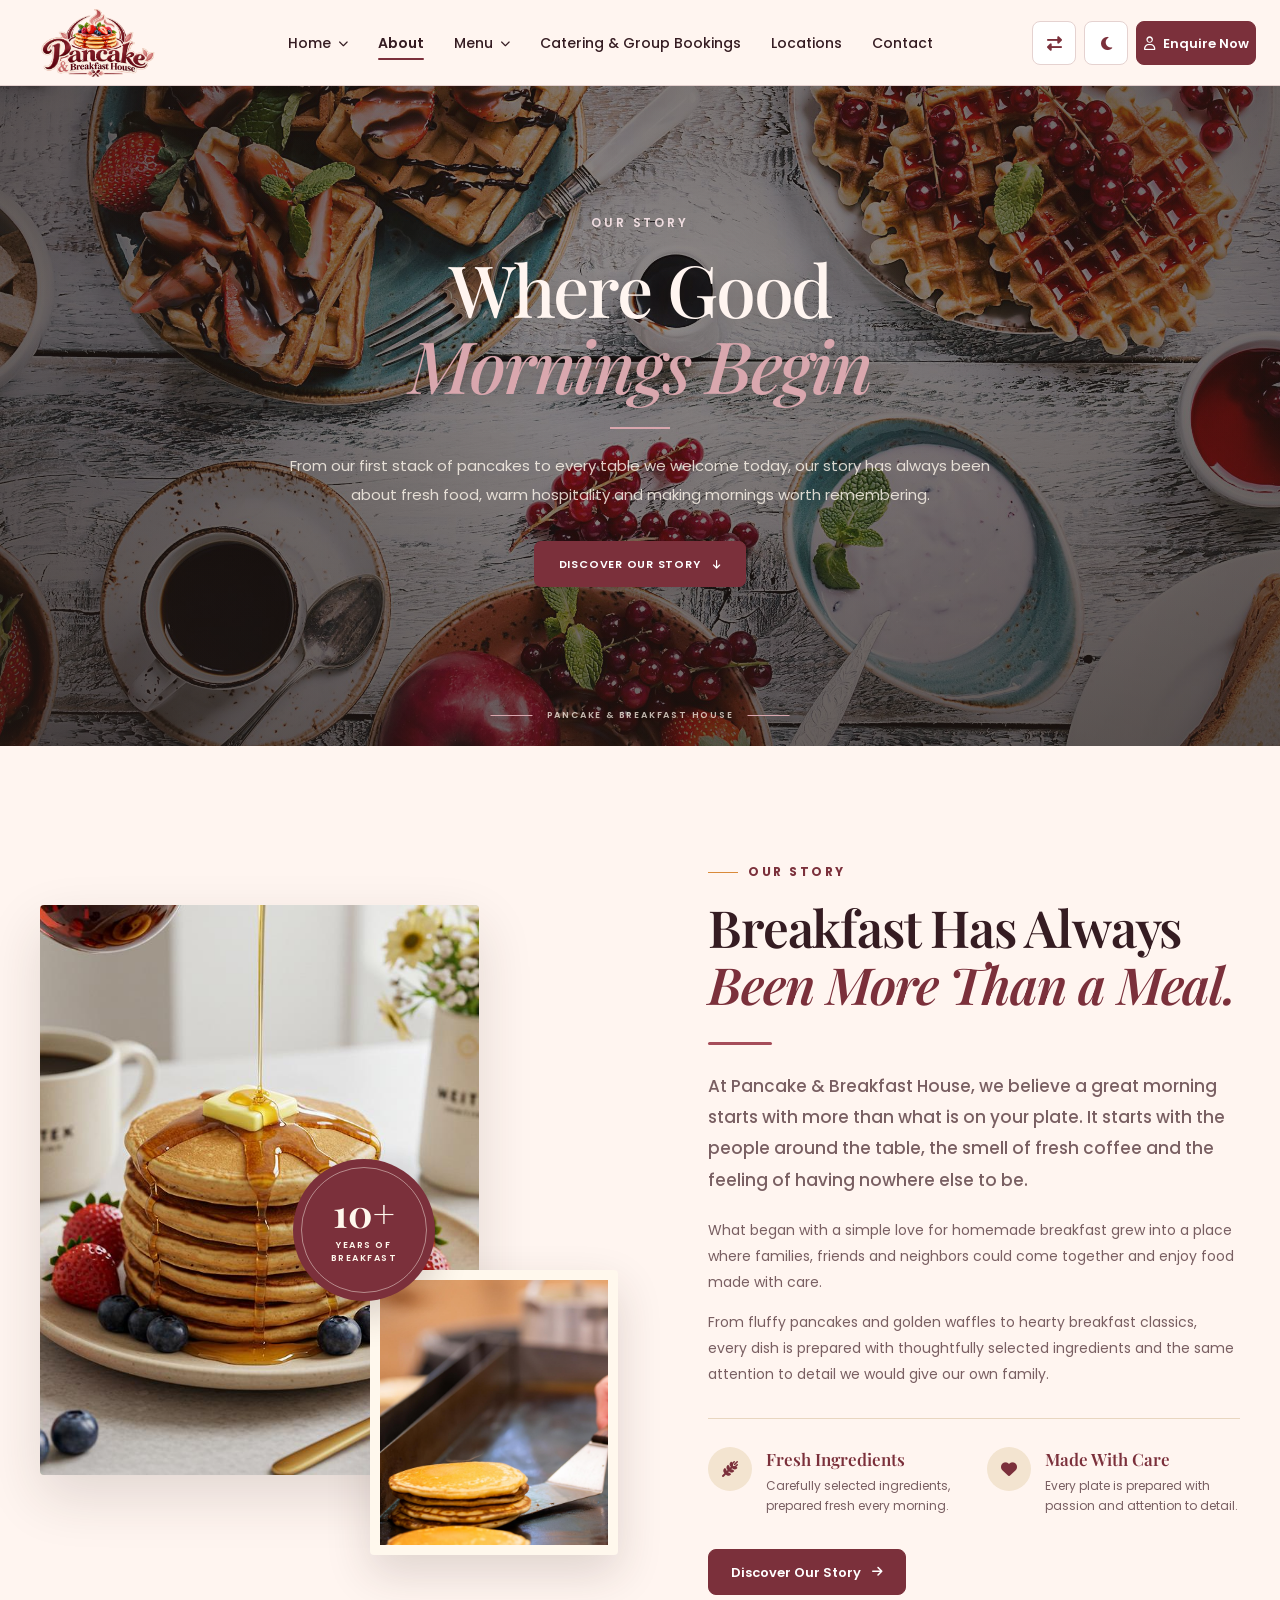
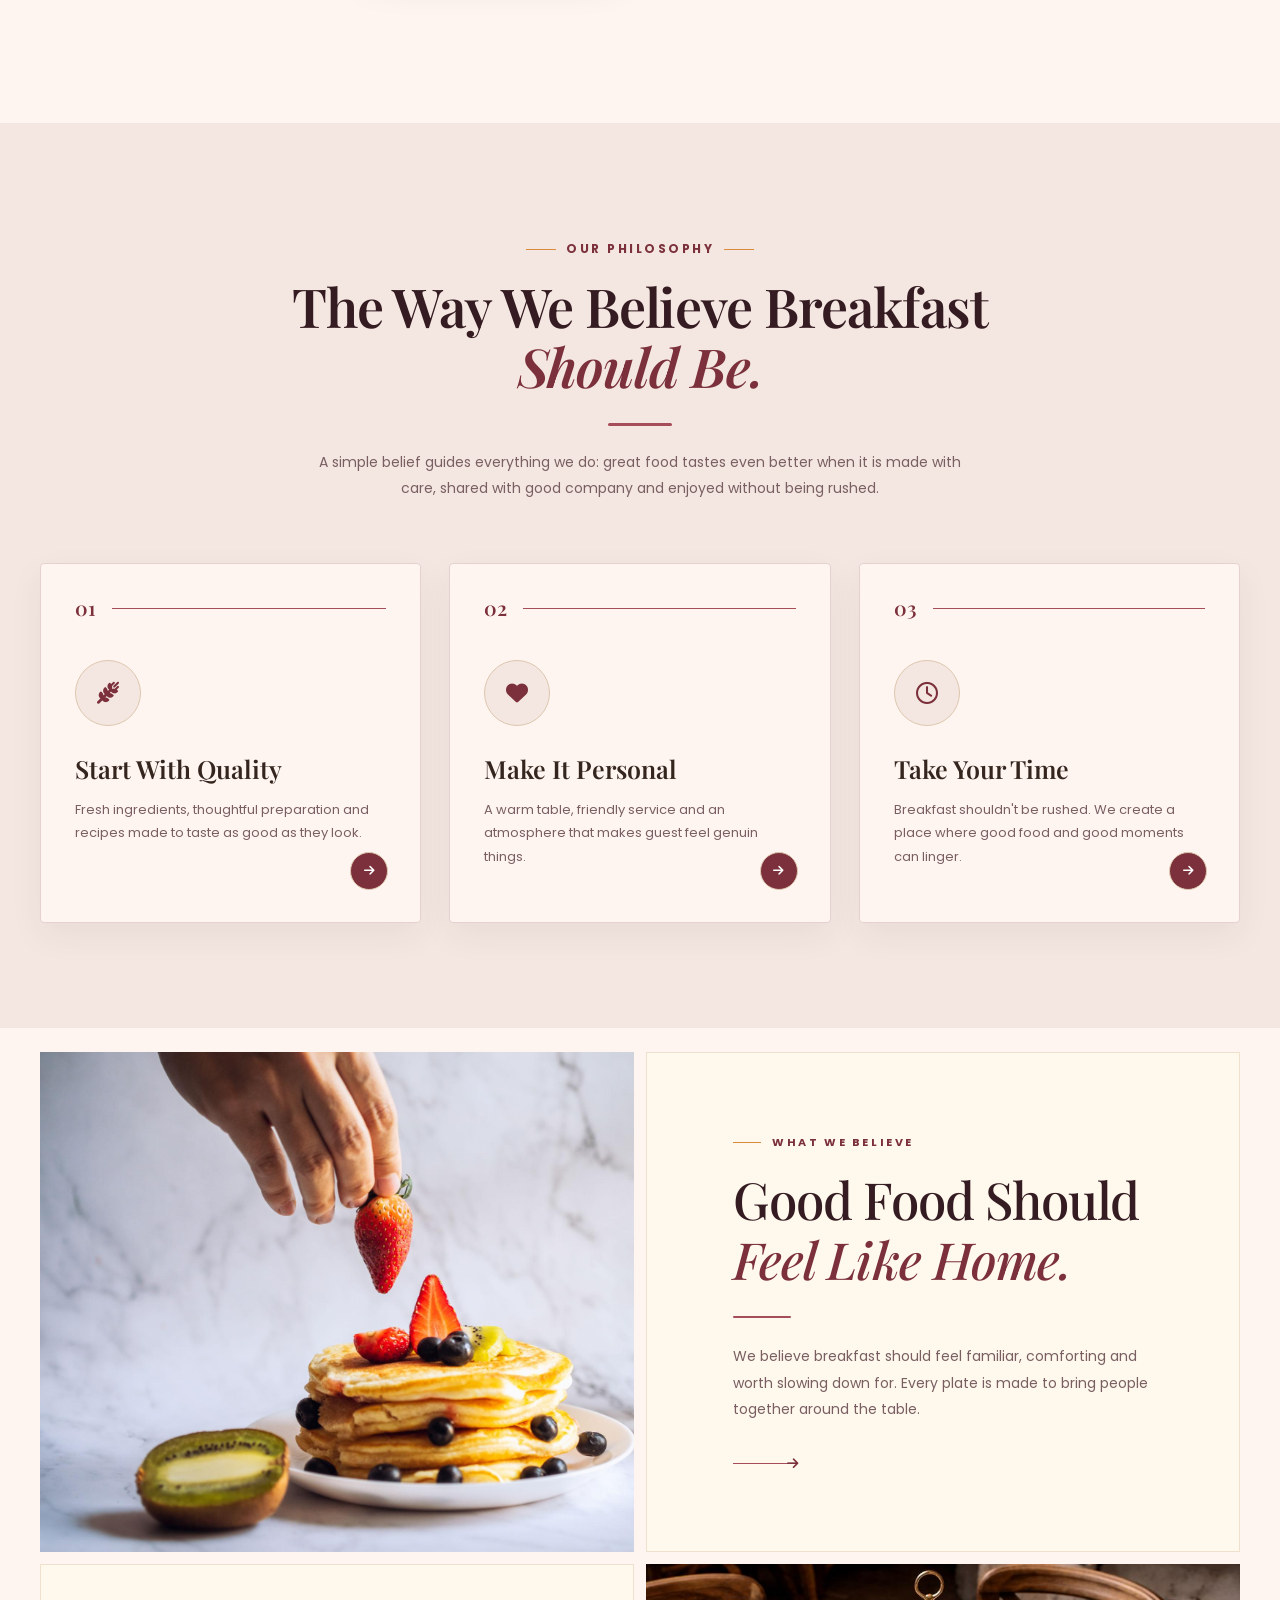
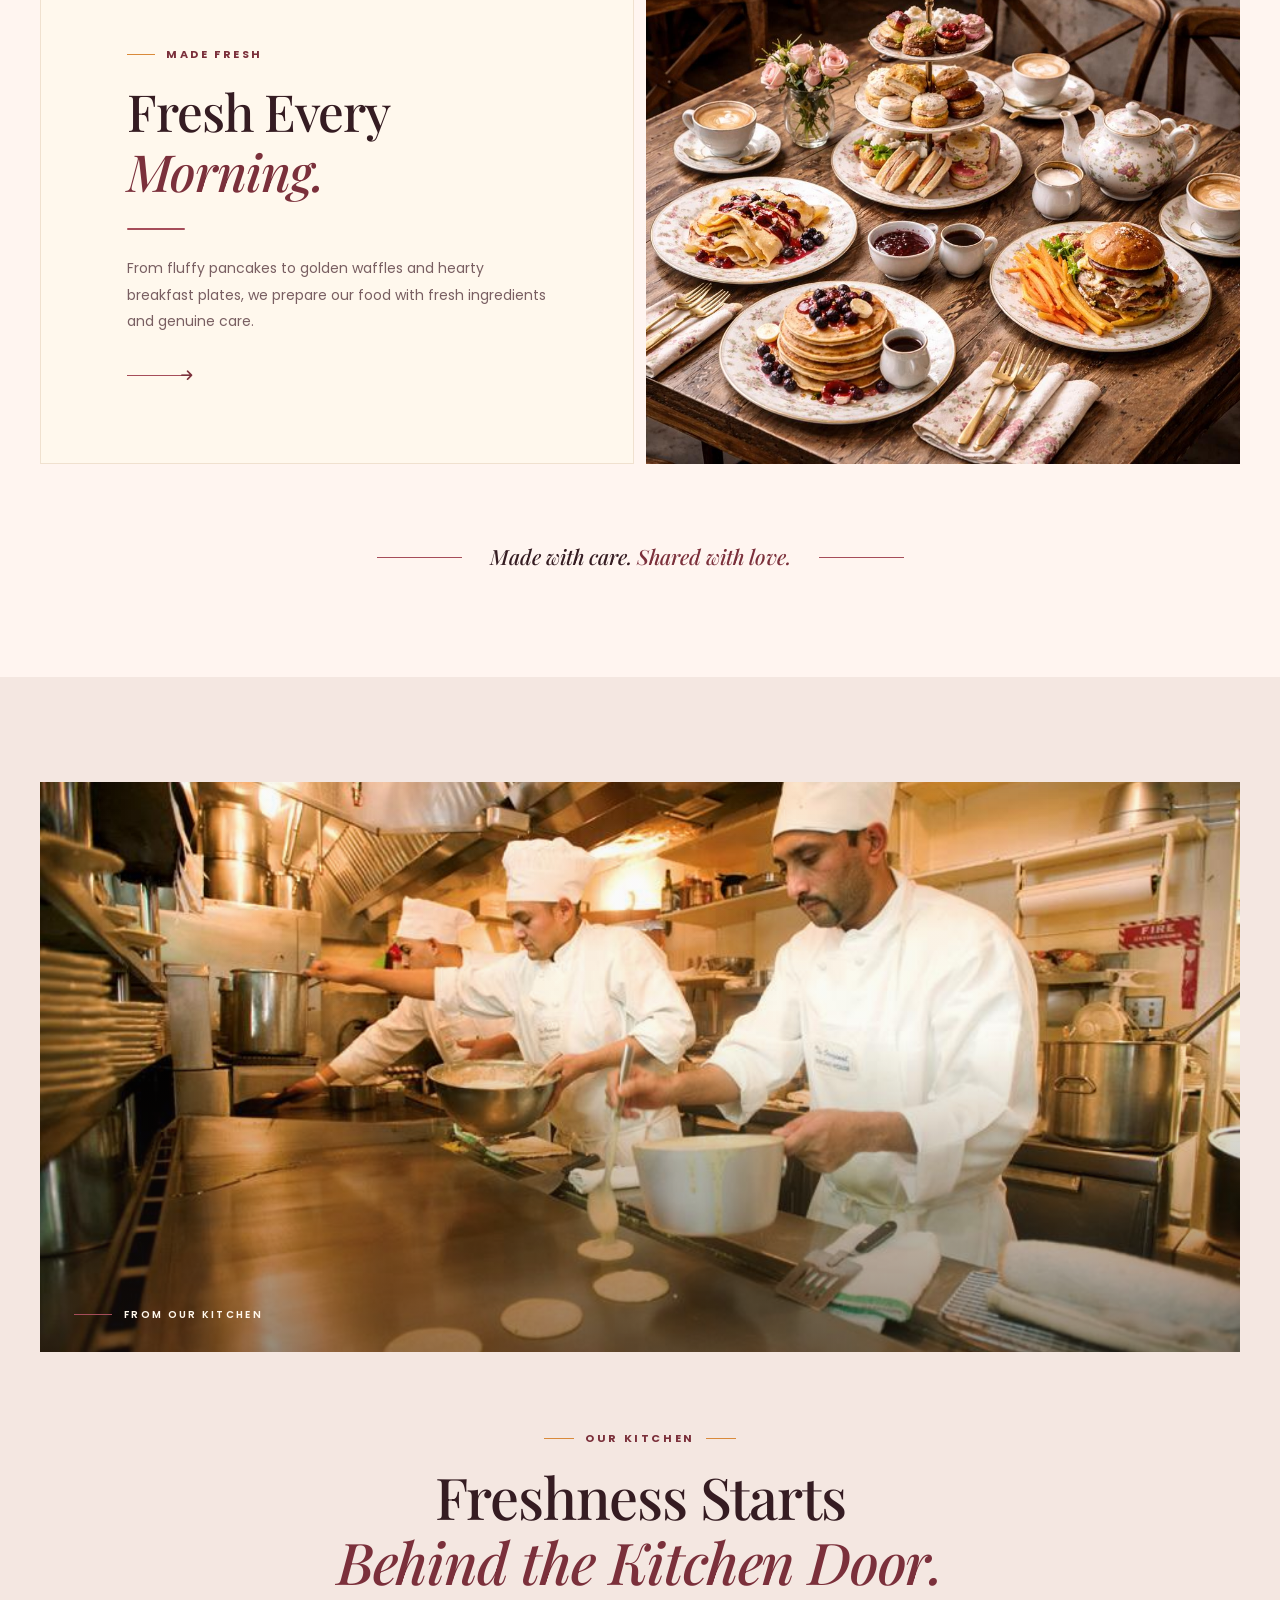
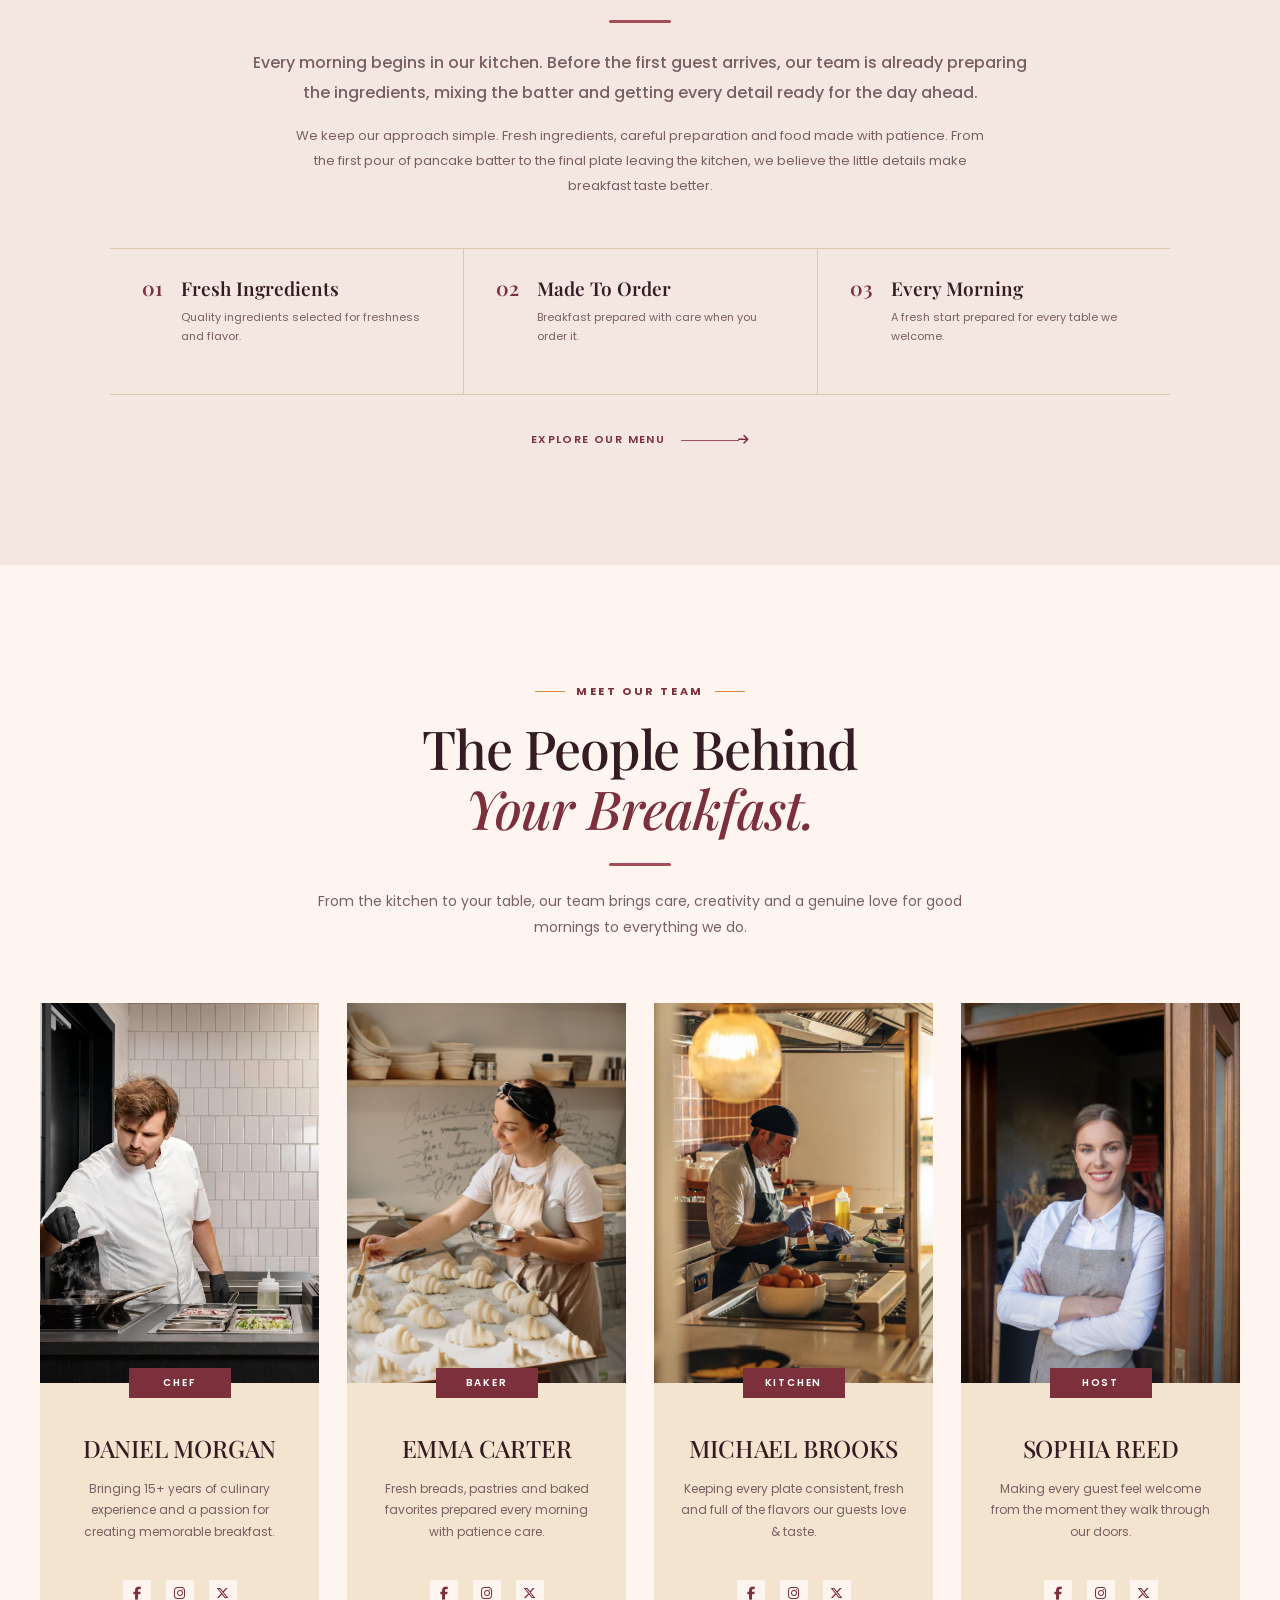
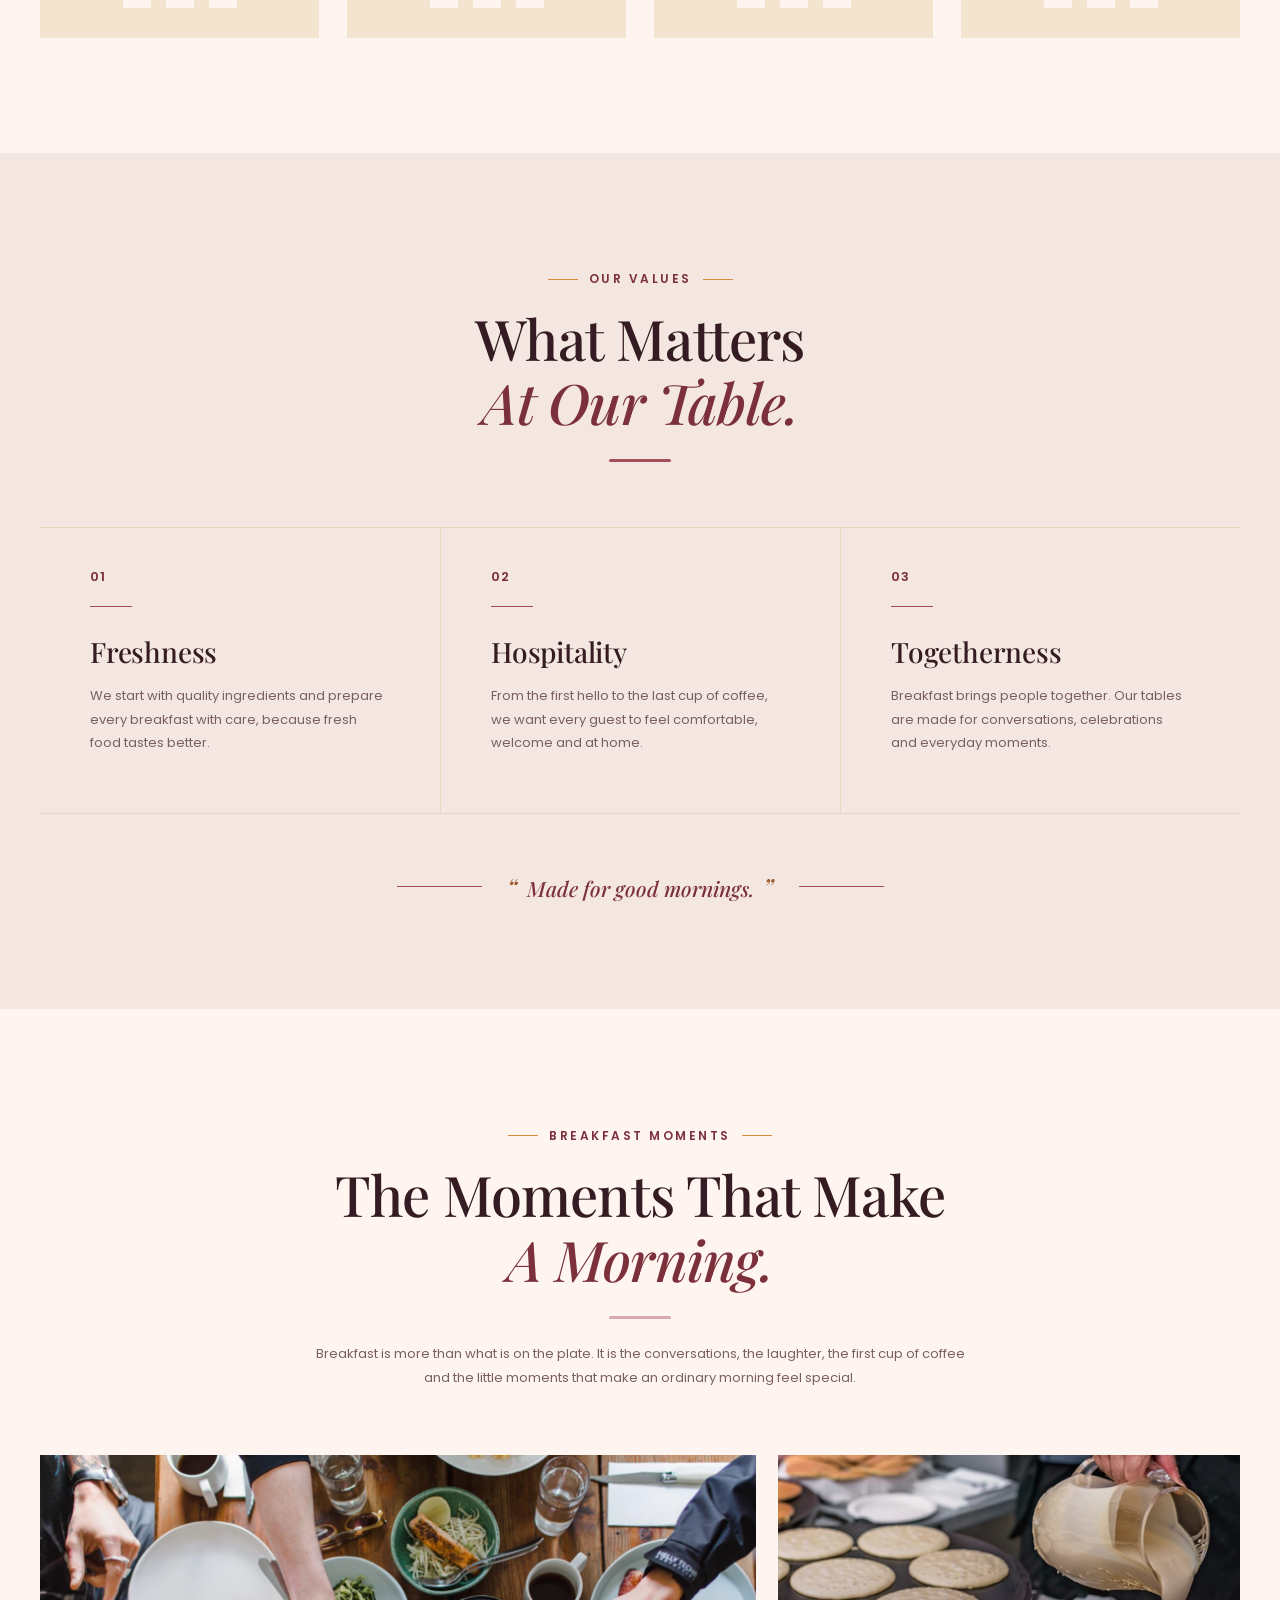
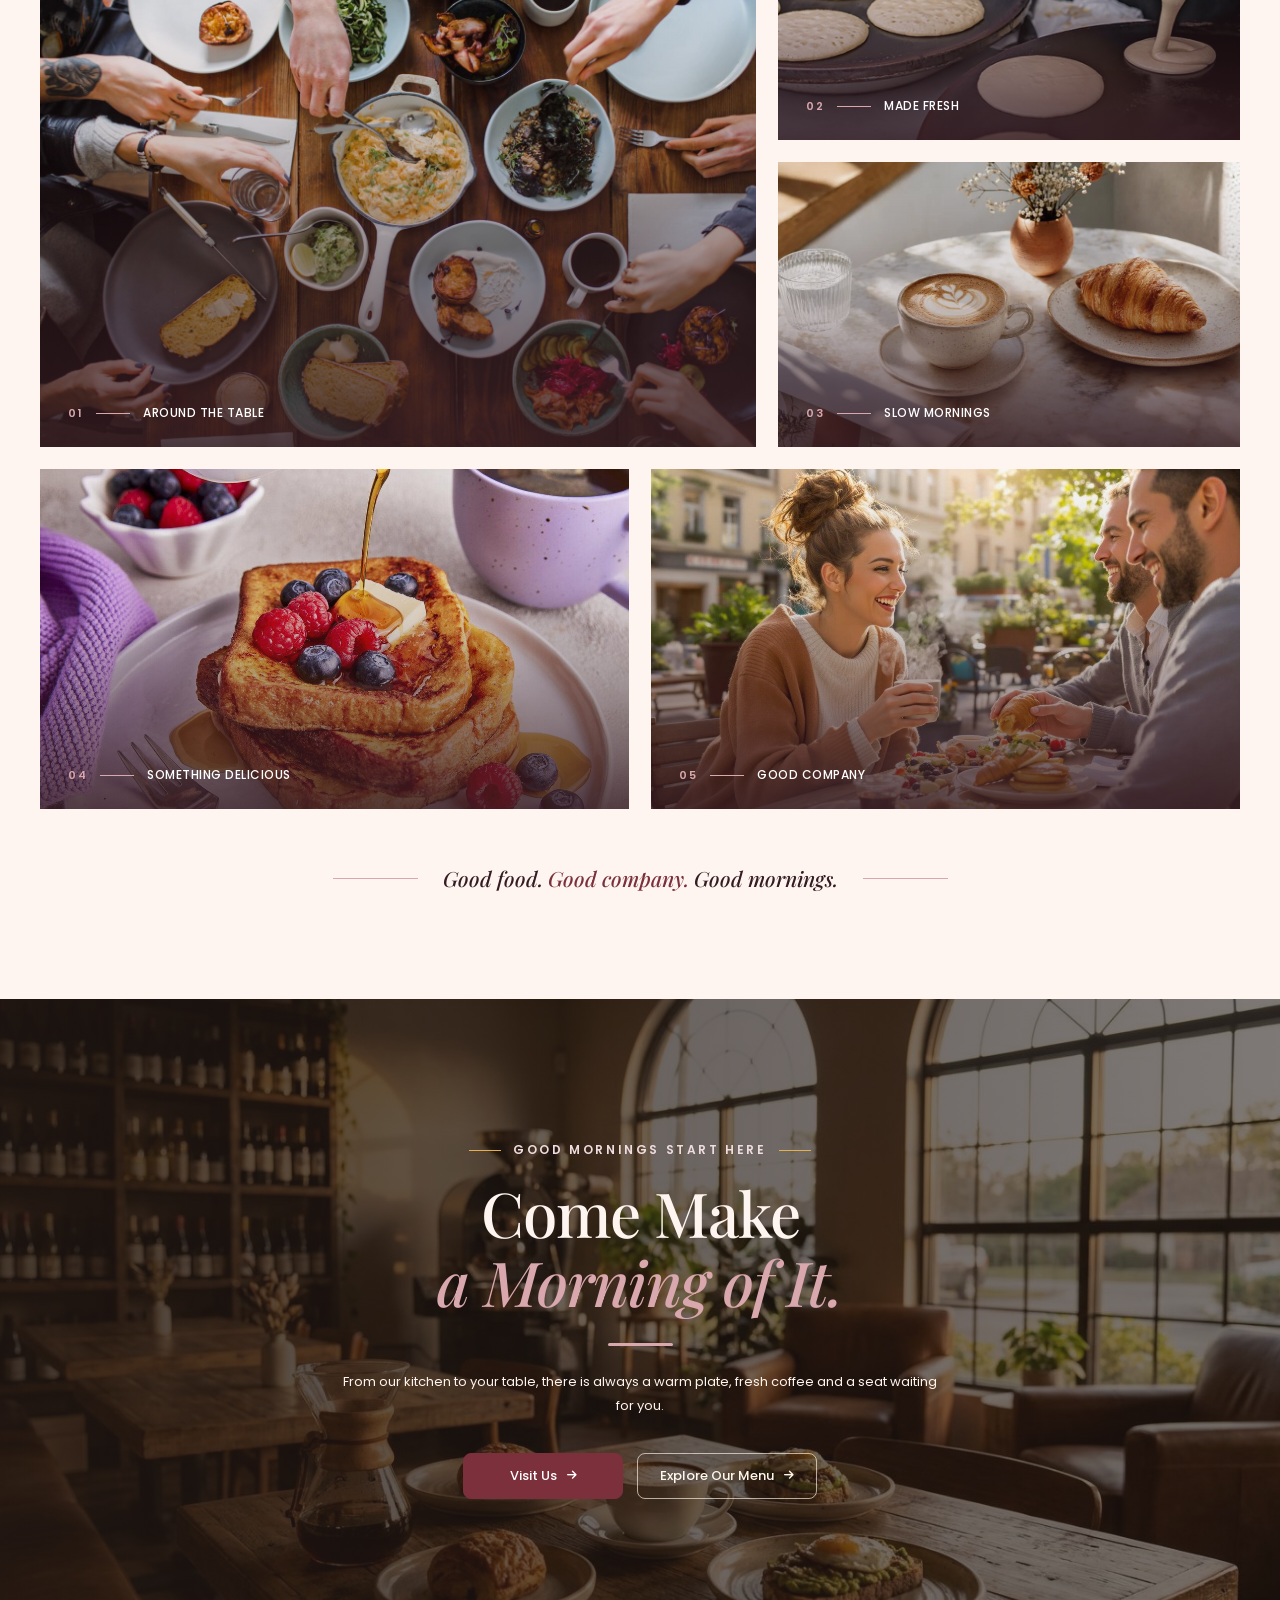
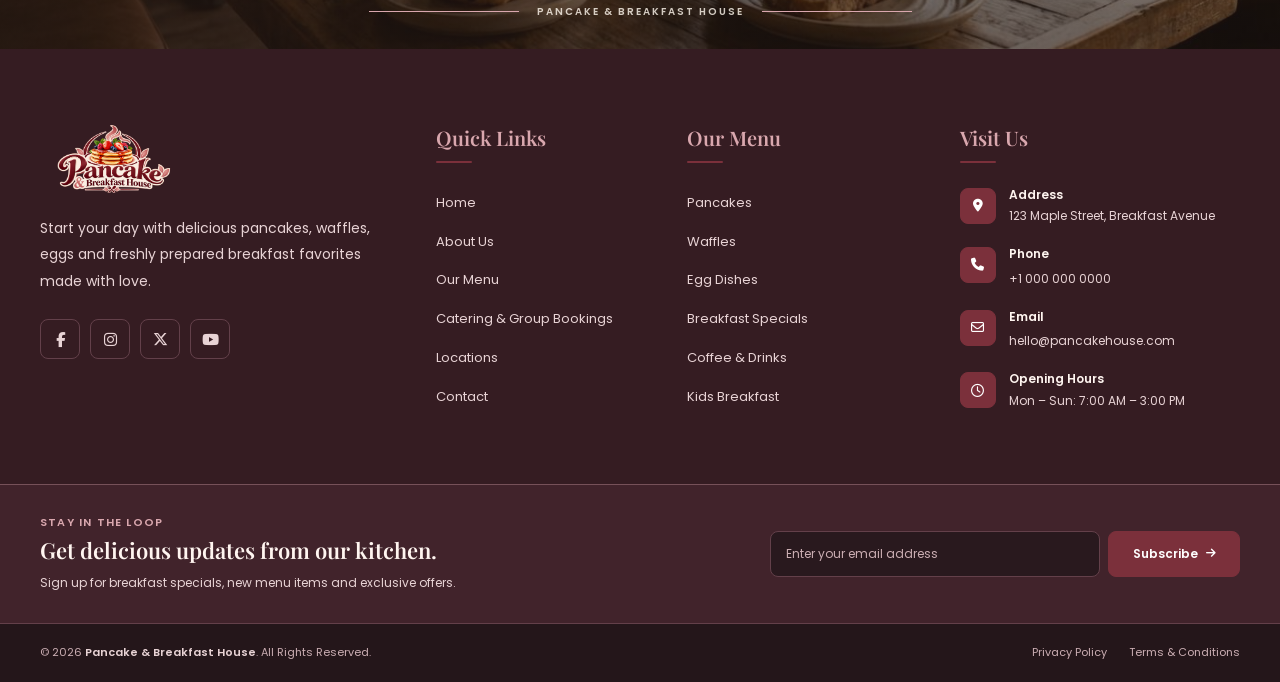
<file: about.html>
<!DOCTYPE html>
<html lang="en" dir="ltr">

<head>

    <!-- =====================================================
         BASIC META
    ====================================================== -->

    <meta charset="UTF-8">

    <meta
        name="viewport"
        content="width=device-width, initial-scale=1.0"
    >

    <meta
        name="description"
        content="Pancake & Breakfast House - Delicious pancakes, waffles, eggs and breakfast favorites."
    >

    <meta
        name="keywords"
        content="pancake, breakfast, waffles, brunch, breakfast restaurant"
    >

    <meta
        name="author"
        content="Pancake & Breakfast House"
    >


    <!-- =====================================================
         TITLE
    ====================================================== -->

    <title>
        Pancake & Breakfast House
    </title>
    <!-- Favicon -->

  <link rel="icon" type="image/png" href="images/logo.png">

    <!-- =====================================================
         GOOGLE FONTS
    ====================================================== -->

    <link
        rel="preconnect"
        href="https://fonts.googleapis.com"
    >

    <link
        rel="preconnect"
        href="https://fonts.gstatic.com"
        crossorigin
    >

    <link
        href="https://fonts.googleapis.com/css2?family=Playfair+Display:wght@500;600;700&family=Poppins:wght@400;500;600;700&display=swap"
        rel="stylesheet"
    >


    <!-- =====================================================
         FONT AWESOME
    ====================================================== -->

    <link
        rel="stylesheet"
        href="https://cdnjs.cloudflare.com/ajax/libs/font-awesome/6.7.2/css/all.min.css"
    >


    <!-- =====================================================
         MAIN CSS
    ====================================================== -->

    <link
        rel="stylesheet"
        href="css/style.css"
    >
    <link
        rel="stylesheet"
        href="css/responsive.css"
    >

</head>


<body>


    <!-- =====================================================
         HEADER
    ====================================================== -->

    <header
        class="site-header"
        id="siteHeader"
    >

        <div class="header-container">


            <!-- =================================================
                 LOGO
            ================================================== -->

            <a
                href="index.html"
                class="site-logo"
                aria-label="Pancake & Breakfast House Home"
            >

                <img
                    src="images/logo.png"
                    alt="Pancake & Breakfast House Logo"
                >

            </a>


            <!-- =================================================
                 MAIN NAVIGATION

                 IMPORTANT:
                 This SAME navigation is used for:
                 Desktop
                 Tablet
                 iPad Pro
                 iPad Mini
                 Mobile
            ================================================== -->

            <nav
                class="main-nav"
                id="mainNav"
                aria-label="Main Navigation"
            >


                <!-- =============================================
                     HOME DROPDOWN
                ============================================== -->

                <div class="nav-dropdown">

                    <button
                        type="button"
                        class="nav-dropdown-toggle"
                        aria-expanded="false"
                        aria-haspopup="true"
                    >

                        <span>
                            Home
                        </span>

                        <i
                            class="fa-solid fa-chevron-down"
                            aria-hidden="true"
                        ></i>

                    </button>


                    <div class="nav-dropdown-menu">

                        <a
                            href="index.html"
                           
                        >
                            Home 1
                        </a>

                        <a
                            href="home2.html"
                        >
                            Home 2
                        </a>

                    </div>

                </div>


                <!-- =============================================
                     ABOUT
                ============================================== -->

                <a
                    href="about.html"
                    class="nav-link active"
                >
                    About
                </a>


                <!-- =============================================
                     MENU DROPDOWN
                ============================================== -->

                <div class="nav-dropdown">

                    <button
                        type="button"
                        class="nav-dropdown-toggle"
                        aria-expanded="false"
                        aria-haspopup="true"
                    >

                        <span>
                            Menu
                        </span>

                        <i
                            class="fa-solid fa-chevron-down"
                            aria-hidden="true"
                        ></i>

                    </button>


                    <div class="nav-dropdown-menu">

                        <a
                            href="pancake.html"
                        >
                            Pancakes
                        </a>

                        <a
                            href="waffles.html"
                        >
                            Waffles
                        </a>

                        <a
                            href="egg-dishes.html"
                        >
                            Egg Dishes
                        </a>

                        

                    </div>

                </div>


                <!-- =============================================
                     CATERING & GROUP BOOKINGS
                ============================================== -->

                <a
                    href="catering.html"
                    class="nav-link"
                >
                    Catering &amp; Group Bookings
                </a>


                <!-- =============================================
                     LOCATIONS
                ============================================== -->

                <a
                    href="locations.html"
                    class="nav-link"
                >
                    Locations
                </a>


                <!-- =============================================
                     CONTACT
                ============================================== -->

                <a
                    href="contact.html"
                    class="nav-link"
                >
                    Contact
                </a>


                <!-- =============================================
                     HEADER CONTROLS

                     IMPORTANT:
                     These remain INSIDE the SAME main-nav.

                     Desktop:
                     RTL + Dark Mode + Login → right side

                     Responsive:
                     RTL + Dark Mode + Login → inside
                     hamburger menu
                ============================================== -->

                <div
                    class="header-controls"
                    id="headerControls"
                >


                    <!-- =========================================
                         RTL BUTTON
                    ========================================== -->

                    <button
                        type="button"
                        class="header-control-btn rtl-toggle"
                        id="rtlToggle"
                        aria-label="Switch to RTL mode"
                        title="RTL Mode"
                    >

                        <i
                            class="fa-solid fa-right-left"
                            aria-hidden="true"
                        ></i>

                    </button>


                    <!-- =========================================
                         DARK MODE BUTTON
                    ========================================== -->

                    <button
                        type="button"
                        class="header-control-btn dark-mode-toggle"
                        id="darkModeToggle"
                        aria-label="Enable dark mode"
                        title="Dark Mode"
                    >

                        <i
                            class="fa-solid fa-moon"
                            aria-hidden="true"
                        ></i>

                    </button>


                    <!-- =========================================
                         LOGIN
                    ========================================== -->

                    <a
                        href="enquire.html"
                        class="login-btn"
                    >

                        <i
                            class="fa-regular fa-user"
                            aria-hidden="true"
                        ></i>

                        <span>
                            Enquire Now
                        </span>

                    </a>

                </div>

            </nav>


            <!-- =================================================
                 HAMBURGER BUTTON

                 Controls the SAME #mainNav
            ================================================== -->

            <button
                type="button"
                class="menu-toggle"
                id="menuToggle"
                aria-label="Open navigation menu"
                aria-expanded="false"
                aria-controls="mainNav"
            >

                <i
                    class="fa-solid fa-bars"
                    aria-hidden="true"
                ></i>

            </button>


        </div>

    </header>


    <!-- =====================================================
         MAIN CONTENT
    ====================================================== -->

    <main id="mainContent">
<!-- ============================================================
     ABOUT PAGE — SECTION 01
     HERO
============================================================= -->

<section class="about-hero" id="aboutHero">

    <!-- =================================================
         BACKGROUND IMAGE
    ================================================== -->

    <div
        class="about-hero-background"
        style="background-image: url('images/about-hero.jpg');"
        aria-hidden="true"
    ></div>


    <!-- =================================================
         DARK / WARM OVERLAY
    ================================================== -->

    <div
        class="about-hero-overlay"
        aria-hidden="true"
    ></div>


    <!-- =================================================
         HERO CONTENT
    ================================================== -->

    <div class="about-hero-container">

        <div class="about-hero-content">

            <!-- EYEBROW -->

            <span class="about-hero-eyebrow">
                OUR STORY
            </span>


            <!-- TITLE -->

            <h1 class="about-hero-title">
                Where Good
                <span>Mornings Begin</span>
            </h1>


            <!-- DIVIDER -->

            <div class="about-hero-divider"></div>


            <!-- DESCRIPTION -->

            <p class="about-hero-description">
                From our first stack of pancakes to every table
                we welcome today, our story has always been about
                fresh food, warm hospitality and making mornings
                worth remembering.
            </p>


            <!-- ACTION -->

            <div class="about-hero-action">

                <a
                    href="#aboutStory"
                    class="about-hero-button"
                >
                    Discover Our Story

                    <i
                        class="fa-solid fa-arrow-down"
                        aria-hidden="true"
                    ></i>
                </a>

            </div>

        </div>

    </div>


    <!-- =================================================
         BOTTOM LABEL
    ================================================== -->

    <div class="about-hero-bottom">

        <span class="about-hero-bottom-line"></span>

        <span class="about-hero-bottom-text">
            PANCAKE &amp; BREAKFAST HOUSE
        </span>

        <span class="about-hero-bottom-line"></span>

    </div>

</section>
<!-- =========================================================
     ABOUT PAGE — SECTION 02
     OUR STORY
========================================================= -->

<section class="about-story" id="aboutStory">

    <div class="about-story-container">

        <!-- =================================================
             LEFT — EDITORIAL IMAGE AREA
        ================================================== -->

        <div class="about-story-visual">

            <div class="about-story-main-image">
                <img
                    src="images/about-story-main.jpg"
                    alt="Fresh breakfast served at Pancake & Breakfast House"
                    loading="lazy"
                >
            </div>

            <div class="about-story-small-image">
                <img
                    src="images/about-story-small.jpg"
                    alt="Fresh pancakes prepared in the kitchen"
                    loading="lazy"
                >
            </div>

            <!-- =================================================
                 EXPERIENCE BADGE
            ================================================== -->

            <div class="about-story-badge">

                <div class="about-story-badge-inner">

                    <span class="about-story-badge-number">
                        10+
                    </span>

                    <span class="about-story-badge-text">
                        YEARS OF<br>
                        BREAKFAST
                    </span>

                </div>

            </div>

        </div>


        <!-- =================================================
             RIGHT — STORY CONTENT
        ================================================== -->

        <div class="about-story-content">

            <span class="about-story-eyebrow">
                OUR STORY
            </span>

            <h2 class="about-story-title">
                Breakfast Has Always
                <span>Been More Than a Meal.</span>
            </h2>

            <div class="about-story-divider"></div>

            <p class="about-story-intro">
                At Pancake &amp; Breakfast House, we believe a great
                morning starts with more than what is on your plate.
                It starts with the people around the table, the smell
                of fresh coffee and the feeling of having nowhere else
                to be.
            </p>

            <div class="about-story-text">

                <p>
                    What began with a simple love for homemade breakfast
                    grew into a place where families, friends and
                    neighbors could come together and enjoy food made
                    with care.
                </p>

                <p>
                    From fluffy pancakes and golden waffles to hearty
                    breakfast classics, every dish is prepared with
                    thoughtfully selected ingredients and the same
                    attention to detail we would give our own family.
                </p>

            </div>


            <!-- =================================================
                 STORY HIGHLIGHTS
            ================================================== -->

            <div class="about-story-highlights">

                <div class="about-story-highlight">

                    <div class="about-story-highlight-icon">
                        <i class="fa-solid fa-wheat-awn" aria-hidden="true"></i>
                    </div>

                    <div class="about-story-highlight-content">
                        <h3>Fresh Ingredients</h3>
                        <p>
                            Carefully selected ingredients,
                            prepared fresh every morning.
                        </p>
                    </div>

                </div>


                <div class="about-story-highlight">

                    <div class="about-story-highlight-icon">
                        <i class="fa-solid fa-heart" aria-hidden="true"></i>
                    </div>

                    <div class="about-story-highlight-content">
                        <h3>Made With Care</h3>
                        <p>
                            Every plate is prepared with
                            passion and attention to detail.
                        </p>
                    </div>

                </div>

            </div>


            <!-- =================================================
                 CTA
            ================================================== -->

            <div class="about-story-action">

                <a
                    href="menu.html"
                    class="about-story-button"
                >
                    Discover Our Story
                    <i
                        class="fa-solid fa-arrow-right"
                        aria-hidden="true"
                    ></i>
                </a>

            </div>

        </div>

    </div>

</section>
<!-- =========================================================
     ABOUT PAGE — SECTION 03
     OUR PHILOSOPHY
========================================================= -->

<section class="about-philosophy" id="aboutPhilosophy">

    <div class="about-philosophy-container">

        <!-- =================================================
             SECTION HEADER
        ================================================== -->

        <div class="about-philosophy-header">

            <span class="about-philosophy-eyebrow">
                OUR PHILOSOPHY
            </span>

            <h2 class="about-philosophy-title">
                The Way We Believe Breakfast
                <span>Should Be.</span>
            </h2>

            <div class="about-philosophy-divider"></div>

            <p class="about-philosophy-intro">
                A simple belief guides everything we do:
                great food tastes even better when it is made
                with care, shared with good company and enjoyed
                without being rushed.
            </p>

        </div>


        <!-- =================================================
             PHILOSOPHY CARDS
        ================================================== -->

        <div class="about-philosophy-grid">


            <!-- =================================================
                 CARD 01
            ================================================== -->

            <article class="about-philosophy-card">

                <div class="about-philosophy-card-top">

                    <span class="about-philosophy-number">
                        01
                    </span>

                    <span class="about-philosophy-card-line"></span>

                </div>

                <div class="about-philosophy-icon">
                    <i
                        class="fa-solid fa-wheat-awn"
                        aria-hidden="true"
                    ></i>
                </div>

                <div class="about-philosophy-card-content">

                    <h3 class="about-philosophy-card-title">
                        Start With Quality
                    </h3>

                    <p class="about-philosophy-card-text">
                        Fresh ingredients, thoughtful preparation
                        and recipes made to taste as good as they
                        look.
                    </p>

                </div>

                <span class="about-philosophy-card-arrow">
                    <i
                        class="fa-solid fa-arrow-right"
                        aria-hidden="true"
                    ></i>
                </span>

            </article>


            <!-- =================================================
                 CARD 02
            ================================================== -->

            <article class="about-philosophy-card">

                <div class="about-philosophy-card-top">

                    <span class="about-philosophy-number">
                        02
                    </span>

                    <span class="about-philosophy-card-line"></span>

                </div>

                <div class="about-philosophy-icon">
                    <i
                        class="fa-solid fa-heart"
                        aria-hidden="true"
                    ></i>
                </div>

                <div class="about-philosophy-card-content">

                    <h3 class="about-philosophy-card-title">
                        Make It Personal
                    </h3>

                    <p class="about-philosophy-card-text">
                        A warm table, friendly service and an
                        atmosphere that makes guest feel
                        genuin things.
                    </p>

                </div>

                <span class="about-philosophy-card-arrow">
                    <i
                        class="fa-solid fa-arrow-right"
                        aria-hidden="true"
                    ></i>
                </span>

            </article>


            <!-- =================================================
                 CARD 03
            ================================================== -->

            <article class="about-philosophy-card">

                <div class="about-philosophy-card-top">

                    <span class="about-philosophy-number">
                        03
                    </span>

                    <span class="about-philosophy-card-line"></span>

                </div>

                <div class="about-philosophy-icon">
                    <i
                        class="fa-regular fa-clock"
                        aria-hidden="true"
                    ></i>
                </div>

                <div class="about-philosophy-card-content">

                    <h3 class="about-philosophy-card-title">
                        Take Your Time
                    </h3>

                    <p class="about-philosophy-card-text">
                        Breakfast shouldn't be rushed. We create
                        a place where good food and good moments
                        can linger.
                    </p>

                </div>

                <span class="about-philosophy-card-arrow">
                    <i
                        class="fa-solid fa-arrow-right"
                        aria-hidden="true"
                    ></i>
                </span>

            </article>

        </div>


        

    </div>

</section>
<!-- =========================================================
     ABOUT PAGE — SECTION 04
     WHAT WE BELIEVE
========================================================= -->

<section class="about-believe" id="aboutBelieve">

    <div class="about-believe-container">


        <!-- =================================================
             ROW 01
             IMAGE + INTRODUCTION
        ================================================== -->

        <div class="about-believe-grid about-believe-grid-top">


            <!-- =================================================
                 IMAGE 01
            ================================================== -->

            <div class="about-believe-image about-believe-image-main">

                <img
                    src="images/about-believe-1.jpg"
                    alt="Fresh pancakes and breakfast dishes prepared at Pancake & Breakfast House"
                    loading="lazy"
                >

            </div>


            <!-- =================================================
                 TEXT 01
            ================================================== -->

            <div class="about-believe-content about-believe-content-intro">

                <span class="about-believe-eyebrow">
                    WHAT WE BELIEVE
                </span>

                <h2 class="about-believe-title">
                    Good Food Should
                    <span>Feel Like Home.</span>
                </h2>

                <div class="about-believe-divider"></div>

                <p class="about-believe-text">
                    We believe breakfast should feel familiar,
                    comforting and worth slowing down for.
                    Every plate is made to bring people together
                    around the table.
                </p>

                <a
                    href="menu.html"
                    class="about-believe-arrow"
                    aria-label="Explore our breakfast menu"
                >
                    <span class="about-believe-arrow-line"></span>
                    <i
                        class="fa-solid fa-arrow-right"
                        aria-hidden="true"
                    ></i>
                </a>

            </div>

        </div>


        <!-- =================================================
             ROW 02
             TEXT + IMAGE
        ================================================== -->

        <div class="about-believe-grid about-believe-grid-bottom">


            <!-- =================================================
                 TEXT 02
            ================================================== -->

            <div class="about-believe-content about-believe-content-fresh">

                <span class="about-believe-eyebrow">
                    MADE FRESH
                </span>

                <h2 class="about-believe-title">
                    Fresh Every
                    <span>Morning.</span>
                </h2>

                <div class="about-believe-divider"></div>

                <p class="about-believe-text">
                    From fluffy pancakes to golden waffles and
                    hearty breakfast plates, we prepare our food
                    with fresh ingredients and genuine care.
                </p>

                <a
                    href="menu.html"
                    class="about-believe-arrow"
                    aria-label="Explore our fresh breakfast menu"
                >
                    <span class="about-believe-arrow-line"></span>
                    <i
                        class="fa-solid fa-arrow-right"
                        aria-hidden="true"
                    ></i>
                </a>

            </div>


            <!-- =================================================
                 IMAGE 02
            ================================================== -->

            <div class="about-believe-image about-believe-image-secondary">

                <img
                    src="images/about-believe-2.jpg"
                    alt="Warm breakfast table with freshly prepared food"
                    loading="lazy"
                >

            </div>

        </div>


        <!-- =================================================
             BOTTOM STATEMENT
        ================================================== -->

        <div class="about-believe-statement">

            <span class="about-believe-statement-line"></span>

            <p class="about-believe-statement-text">
                Made with care.
                <span>Shared with love.</span>
            </p>

            <span class="about-believe-statement-line"></span>

        </div>

    </div>

</section>
<!-- =========================================================
     ABOUT PAGE — SECTION 05
     OUR KITCHEN
========================================================= -->

<section class="about-kitchen" id="aboutKitchen">

    <div class="about-kitchen-container">

        <!-- =================================================
             LARGE KITCHEN IMAGE
        ================================================== -->

        <div class="about-kitchen-visual">

            <div class="about-kitchen-image">

                <img
                    src="images/about-kitchen.jpg"
                    alt="Fresh pancakes being prepared in the kitchen at Pancake & Breakfast House"
                    loading="lazy"
                >

                <div class="about-kitchen-image-overlay" aria-hidden="true"></div>

                <div class="about-kitchen-image-label">
                    <span class="about-kitchen-image-label-line"></span>
                    <span>FROM OUR KITCHEN</span>
                </div>

            </div>

        </div>


        <!-- =================================================
             KITCHEN CONTENT
        ================================================== -->

        <div class="about-kitchen-content">

            <span class="about-kitchen-eyebrow">
                OUR KITCHEN
            </span>

            <h2 class="about-kitchen-title">
                Freshness Starts
                <span>Behind the Kitchen Door.</span>
            </h2>

            <div class="about-kitchen-divider"></div>

            <p class="about-kitchen-intro">
                Every morning begins in our kitchen. Before the
                first guest arrives, our team is already preparing
                the ingredients, mixing the batter and getting
                every detail ready for the day ahead.
            </p>

            <p class="about-kitchen-text">
                We keep our approach simple. Fresh ingredients,
                careful preparation and food made with patience.
                From the first pour of pancake batter to the final
                plate leaving the kitchen, we believe the little
                details make breakfast taste better.
            </p>


            <!-- =================================================
                 KITCHEN DETAILS
            ================================================== -->

            <div class="about-kitchen-details">


                <!-- DETAIL 01 -->

                <div class="about-kitchen-detail">

                    <div class="about-kitchen-detail-number">
                        01
                    </div>

                    <div class="about-kitchen-detail-content">

                        <h3>
                            Fresh Ingredients
                        </h3>

                        <p>
                            Quality ingredients selected for
                            freshness and flavor.
                        </p>

                    </div>

                </div>


                <!-- DETAIL 02 -->

                <div class="about-kitchen-detail">

                    <div class="about-kitchen-detail-number">
                        02
                    </div>

                    <div class="about-kitchen-detail-content">

                        <h3>
                            Made To Order
                        </h3>

                        <p>
                            Breakfast prepared with care when
                            you order it.
                        </p>

                    </div>

                </div>


                <!-- DETAIL 03 -->

                <div class="about-kitchen-detail">

                    <div class="about-kitchen-detail-number">
                        03
                    </div>

                    <div class="about-kitchen-detail-content">

                        <h3>
                            Every Morning
                        </h3>

                        <p>
                            A fresh start prepared for every
                            table we welcome.
                        </p>

                    </div>

                </div>

            </div>


            <!-- =================================================
                 CTA
            ================================================== -->

            <a
                href="menu.html"
                class="about-kitchen-arrow"
                aria-label="Explore our breakfast menu"
            >
                <span class="about-kitchen-arrow-text">
                    Explore Our Menu
                </span>

                <span class="about-kitchen-arrow-line"></span>

                <i
                    class="fa-solid fa-arrow-right"
                    aria-hidden="true"
                ></i>
            </a>

        </div>

    </div>

</section>
<!-- =========================================================
     ABOUT PAGE — SECTION 06
     MEET OUR TEAM
========================================================= -->

<section class="about-team" id="aboutTeam">

    <div class="about-team-container">

        <!-- =================================================
             SECTION HEADER
        ================================================== -->

        <div class="about-team-header">

            <span class="about-team-eyebrow">
                MEET OUR TEAM
            </span>

            <h2 class="about-team-title">
                The People Behind
                <span>Your Breakfast.</span>
            </h2>

            <div class="about-team-divider"></div>

            <p class="about-team-intro">
                From the kitchen to your table, our team brings
                care, creativity and a genuine love for good
                mornings to everything we do.
            </p>

        </div>


        <!-- =================================================
             TEAM GRID
        ================================================== -->

        <div class="about-team-grid">


            <!-- =================================================
                 TEAM MEMBER 01 — CHEF
            ================================================== -->

            <article class="about-team-card">

                <div class="about-team-image">

                    <img
                        src="images/about-team-chef.jpg"
                        alt="Chef Daniel Morgan preparing breakfast"
                        loading="lazy"
                    >

                    <span class="about-team-role">
                        CHEF
                    </span>

                </div>

                <div class="about-team-content">

                    <h3 class="about-team-name">
                        Daniel Morgan
                    </h3>

                    <p class="about-team-description">
                        Bringing 15+ years of culinary experience
                        and a passion for creating memorable
                        breakfast.
                    </p>

                    <div class="about-team-socials">

                        <a
                            href="#"
                            aria-label="Daniel Morgan Facebook"
                        >
                            <i
                                class="fa-brands fa-facebook-f"
                                aria-hidden="true"
                            ></i>
                        </a>

                        <a
                            href="#"
                            aria-label="Daniel Morgan Instagram"
                        >
                            <i
                                class="fa-brands fa-instagram"
                                aria-hidden="true"
                            ></i>
                        </a>

                        <a
                            href="#"
                            aria-label="Daniel Morgan X"
                        >
                            <i
                                class="fa-brands fa-x-twitter"
                                aria-hidden="true"
                            ></i>
                        </a>

                    </div>

                </div>

            </article>


            <!-- =================================================
                 TEAM MEMBER 02 — BAKER
            ================================================== -->

            <article class="about-team-card">

                <div class="about-team-image">

                    <img
                        src="images/about-team-baker.jpg"
                        alt="Emma Carter preparing fresh breakfast pastries"
                        loading="lazy"
                    >

                    <span class="about-team-role">
                        BAKER
                    </span>

                </div>

                <div class="about-team-content">

                    <h3 class="about-team-name">
                        Emma Carter
                    </h3>

                    <p class="about-team-description">
                        Fresh breads, pastries and baked favorites
                        prepared every morning with patience care.
                    </p>

                    <div class="about-team-socials">

                        <a
                            href="#"
                            aria-label="Emma Carter Facebook"
                        >
                            <i
                                class="fa-brands fa-facebook-f"
                                aria-hidden="true"
                            ></i>
                        </a>

                        <a
                            href="#"
                            aria-label="Emma Carter Instagram"
                        >
                            <i
                                class="fa-brands fa-instagram"
                                aria-hidden="true"
                            ></i>
                        </a>

                        <a
                            href="#"
                            aria-label="Emma Carter X"
                        >
                            <i
                                class="fa-brands fa-x-twitter"
                                aria-hidden="true"
                            ></i>
                        </a>

                    </div>

                </div>

            </article>


            <!-- =================================================
                 TEAM MEMBER 03 — KITCHEN
            ================================================== -->

            <article class="about-team-card">

                <div class="about-team-image">

                    <img
                        src="images/about-team-kitchen.jpg"
                        alt="Michael Brooks working in the breakfast kitchen"
                        loading="lazy"
                    >

                    <span class="about-team-role">
                        KITCHEN
                    </span>

                </div>

                <div class="about-team-content">

                    <h3 class="about-team-name">
                        Michael Brooks
                    </h3>

                    <p class="about-team-description">
                        Keeping every plate consistent, fresh and
                        full of the flavors our guests love & taste.
                    </p>

                    <div class="about-team-socials">

                        <a
                            href="#"
                            aria-label="Michael Brooks Facebook"
                        >
                            <i
                                class="fa-brands fa-facebook-f"
                                aria-hidden="true"
                            ></i>
                        </a>

                        <a
                            href="#"
                            aria-label="Michael Brooks Instagram"
                        >
                            <i
                                class="fa-brands fa-instagram"
                                aria-hidden="true"
                            ></i>
                        </a>

                        <a
                            href="#"
                            aria-label="Michael Brooks X"
                        >
                            <i
                                class="fa-brands fa-x-twitter"
                                aria-hidden="true"
                            ></i>
                        </a>

                    </div>

                </div>

            </article>


            <!-- =================================================
                 TEAM MEMBER 04 — HOST
            ================================================== -->

            <article class="about-team-card">

                <div class="about-team-image">

                    <img
                        src="images/about-team-host.jpg"
                        alt="Sophia Reed welcoming guests at Pancake & Breakfast House"
                        loading="lazy"
                    >

                    <span class="about-team-role">
                        HOST
                    </span>

                </div>

                <div class="about-team-content">

                    <h3 class="about-team-name">
                        Sophia Reed
                    </h3>

                    <p class="about-team-description">
                        Making every guest feel welcome from the
                        moment they walk through our doors.
                    </p>

                    <div class="about-team-socials">

                        <a
                            href="#"
                            aria-label="Sophia Reed Facebook"
                        >
                            <i
                                class="fa-brands fa-facebook-f"
                                aria-hidden="true"
                            ></i>
                        </a>

                        <a
                            href="#"
                            aria-label="Sophia Reed Instagram"
                        >
                            <i
                                class="fa-brands fa-instagram"
                                aria-hidden="true"
                            ></i>
                        </a>

                        <a
                            href="#"
                            aria-label="Sophia Reed X"
                        >
                            <i
                                class="fa-brands fa-x-twitter"
                                aria-hidden="true"
                            ></i>
                        </a>

                    </div>

                </div>

            </article>

        </div>

    </div>

</section>
<!-- =========================================================
     ABOUT PAGE — SECTION 07
     OUR VALUES
========================================================= -->

<section class="about-values" id="aboutValues">

    <div class="about-values-container">


        <!-- =================================================
             SECTION HEADER
        ================================================== -->

        <div class="about-values-header">

            <span class="about-values-eyebrow">
                OUR VALUES
            </span>

            <h2 class="about-values-title">
                What Matters
                <span>At Our Table.</span>
            </h2>

            <div class="about-values-divider"></div>

        </div>


        <!-- =================================================
             VALUES GRID
        ================================================== -->

        <div class="about-values-grid">


            <!-- =================================================
                 VALUE 01
            ================================================== -->

            <article class="about-values-item">

                <div class="about-values-number">
                    01
                </div>

                <div class="about-values-item-line"></div>

                <div class="about-values-item-content">

                    <h3 class="about-values-item-title">
                        Freshness
                    </h3>

                    <p class="about-values-item-text">
                        We start with quality ingredients and
                        prepare every breakfast with care,
                        because fresh food tastes better.
                    </p>

                </div>

            </article>


            <!-- =================================================
                 VALUE 02
            ================================================== -->

            <article class="about-values-item">

                <div class="about-values-number">
                    02
                </div>

                <div class="about-values-item-line"></div>

                <div class="about-values-item-content">

                    <h3 class="about-values-item-title">
                        Hospitality
                    </h3>

                    <p class="about-values-item-text">
                        From the first hello to the last cup
                        of coffee, we want every guest to feel
                        comfortable, welcome and at home.
                    </p>

                </div>

            </article>


            <!-- =================================================
                 VALUE 03
            ================================================== -->

            <article class="about-values-item">

                <div class="about-values-number">
                    03
                </div>

                <div class="about-values-item-line"></div>

                <div class="about-values-item-content">

                    <h3 class="about-values-item-title">
                        Togetherness
                    </h3>

                    <p class="about-values-item-text">
                        Breakfast brings people together.
                        Our tables are made for conversations,
                        celebrations and everyday moments.
                    </p>

                </div>

            </article>

        </div>


        <!-- =================================================
             BOTTOM STATEMENT
        ================================================== -->

        <div class="about-values-statement">

            <span class="about-values-statement-line"></span>

            <p class="about-values-statement-text">
                Made for good mornings.
            </p>

            <span class="about-values-statement-line"></span>

        </div>

    </div>

</section>
<!-- =========================================================
     ABOUT PAGE — SECTION 08
     BREAKFAST MOMENTS
========================================================= -->

<section class="about-moments" id="aboutMoments">

    <div class="about-moments-container">

        <!-- =================================================
             SECTION HEADER
        ================================================== -->

        <div class="about-moments-header">

            <span class="about-moments-eyebrow">
                BREAKFAST MOMENTS
            </span>

            <h2 class="about-moments-title">
                The Moments That Make
                <span>A Morning.</span>
            </h2>

            <div class="about-moments-divider"></div>

            <p class="about-moments-intro">
                Breakfast is more than what is on the plate.
                It is the conversations, the laughter, the first
                cup of coffee and the little moments that make
                an ordinary morning feel special.
            </p>

        </div>


        <!-- =================================================
             EDITORIAL GALLERY
        ================================================== -->

        <div class="about-moments-gallery">


            <!-- =================================================
                 FEATURED IMAGE
            ================================================== -->

            <div class="about-moments-feature">

                <div class="about-moments-image">

                    <img
                        src="images/about-moment-1.jpg"
                        alt="Friends enjoying a warm breakfast together"
                        loading="lazy"
                    >

                    <div
                        class="about-moments-image-overlay"
                        aria-hidden="true">
                    </div>

                    <div class="about-moments-image-caption">

                        <span class="about-moments-caption-number">
                            01
                        </span>

                        <span class="about-moments-caption-line"></span>

                        <span class="about-moments-caption-text">
                            Around The Table
                        </span>

                    </div>

                </div>

            </div>


            <!-- =================================================
                 SECONDARY IMAGE — 02
            ================================================== -->

            <div class="about-moments-item about-moments-item-top">

                <div class="about-moments-image">

                    <img
                        src="images/about-moment-2.jpg"
                        alt="Fresh pancakes served with breakfast toppings"
                        loading="lazy"
                    >

                    <div
                        class="about-moments-image-overlay"
                        aria-hidden="true">
                    </div>

                    <div class="about-moments-image-caption">

                        <span class="about-moments-caption-number">
                            02
                        </span>

                        <span class="about-moments-caption-line"></span>

                        <span class="about-moments-caption-text">
                            Made Fresh
                        </span>

                    </div>

                </div>

            </div>


            <!-- =================================================
                 SECONDARY IMAGE — 03
            ================================================== -->

            <div class="about-moments-item about-moments-item-bottom">

                <div class="about-moments-image">

                    <img
                        src="images/about-moment-3.jpg"
                        alt="Coffee and breakfast prepared for a morning table"
                        loading="lazy"
                    >

                    <div
                        class="about-moments-image-overlay"
                        aria-hidden="true">
                    </div>

                    <div class="about-moments-image-caption">

                        <span class="about-moments-caption-number">
                            03
                        </span>

                        <span class="about-moments-caption-line"></span>

                        <span class="about-moments-caption-text">
                            Slow Mornings
                        </span>

                    </div>

                </div>

            </div>


        </div>


        <!-- =================================================
             BOTTOM EDITORIAL ROW
        ================================================== -->

        <div class="about-moments-bottom">


            <!-- =================================================
                 IMAGE 04
            ================================================== -->

            <div class="about-moments-bottom-item">

                <div class="about-moments-image">

                    <img
                        src="images/about-moment-4.jpg"
                        alt="Golden waffles served fresh for breakfast"
                        loading="lazy"
                    >

                    <div
                        class="about-moments-image-overlay"
                        aria-hidden="true">
                    </div>

                    <div class="about-moments-image-caption">

                        <span class="about-moments-caption-number">
                            04
                        </span>

                        <span class="about-moments-caption-line"></span>

                        <span class="about-moments-caption-text">
                            Something Delicious
                        </span>

                    </div>

                </div>

            </div>


            <!-- =================================================
                 IMAGE 05
            ================================================== -->

            <div class="about-moments-bottom-item">

                <div class="about-moments-image">

                    <img
                        src="images/about-moment-5.jpg"
                        alt="Guests sharing breakfast and enjoying a warm morning"
                        loading="lazy"
                    >

                    <div
                        class="about-moments-image-overlay"
                        aria-hidden="true">
                    </div>

                    <div class="about-moments-image-caption">

                        <span class="about-moments-caption-number">
                            05
                        </span>

                        <span class="about-moments-caption-line"></span>

                        <span class="about-moments-caption-text">
                            Good Company
                        </span>

                    </div>

                </div>

            </div>


        </div>


        <!-- =================================================
             EDITORIAL STATEMENT
        ================================================== -->

        <div class="about-moments-statement">

            <span class="about-moments-statement-line"></span>

            <p class="about-moments-statement-text">
                Good food.
                <span>Good company.</span>
                Good mornings.
            </p>

            <span class="about-moments-statement-line"></span>

        </div>

    </div>

</section>
<!-- =========================================================
     ABOUT PAGE — SECTION 09
     FINAL CTA
========================================================= -->

<section class="about-final-cta" id="aboutFinalCta">

    <!-- =====================================================
         BACKGROUND IMAGE
    ====================================================== -->

    <div
        class="about-final-cta-background"
        style="background-image: url('images/about-cta.jpg');"
        aria-hidden="true">
    </div>


    <!-- =====================================================
         DARK / WARM OVERLAY
    ====================================================== -->

    <div
        class="about-final-cta-overlay"
        aria-hidden="true">
    </div>


    <!-- =====================================================
         CONTENT
    ====================================================== -->

    <div class="about-final-cta-container">

        <div class="about-final-cta-content">

            <span class="about-final-cta-eyebrow">
                GOOD MORNINGS START HERE
            </span>


            <h2 class="about-final-cta-title">
                Come Make
                <span>a Morning of It.</span>
            </h2>


            <div class="about-final-cta-divider"></div>


            <p class="about-final-cta-description">
                From our kitchen to your table, there is always
                a warm plate, fresh coffee and a seat waiting
                for you.
            </p>


            <!-- =================================================
                 CTA BUTTONS
            ================================================== -->

            <div class="about-final-cta-actions">

                <a
                    href="locations.html"
                    class="about-final-cta-button about-final-cta-button-primary">

                    <span>Visit Us</span>

                    <i
                        class="fa-solid fa-arrow-right"
                        aria-hidden="true">
                    </i>

                </a>


                <a
                    href="menu.html"
                    class="about-final-cta-button about-final-cta-button-secondary">

                    <span>Explore Our Menu</span>

                    <i
                        class="fa-solid fa-arrow-right"
                        aria-hidden="true">
                    </i>

                </a>

            </div>

        </div>

    </div>


    <!-- =====================================================
         BOTTOM BRAND LINE
    ====================================================== -->

    <div class="about-final-cta-bottom">

        <span class="about-final-cta-bottom-line"></span>

        <span class="about-final-cta-bottom-text">
            PANCAKE &amp; BREAKFAST HOUSE
        </span>

        <span class="about-final-cta-bottom-line"></span>

    </div>

</section>
        </main>
<!-- =========================================================
     FOOTER
========================================================= -->

<footer class="site-footer" id="siteFooter">


    <!-- =====================================================
         FOOTER MAIN
    ====================================================== -->

    <div class="footer-main">

        <div class="footer-container">


            <!-- =================================================
                 BRAND COLUMN
            ================================================== -->

            <div class="footer-column footer-brand-column">

                <a
                    href="index.html"
                    class="footer-logo"
                    aria-label="Pancake & Breakfast House Home"
                >

                    <img
                        src="images/logo.png"
                        alt="Pancake & Breakfast House Logo"
                    >

                </a>


                <p class="footer-description">

                    Start your day with delicious pancakes,
                    waffles, eggs and freshly prepared
                    breakfast favorites made with love.

                </p>


                <!-- =============================================
                     SOCIAL LINKS
                ============================================== -->

                <div
                    class="footer-social"
                    aria-label="Social Media Links"
                >

                    <a
                        href="#"
                        class="footer-social-link"
                        aria-label="Facebook"
                        title="Facebook"
                    >

                        <i
                            class="fa-brands fa-facebook-f"
                            aria-hidden="true"
                        ></i>

                    </a>


                    <a
                        href="#"
                        class="footer-social-link"
                        aria-label="Instagram"
                        title="Instagram"
                    >

                        <i
                            class="fa-brands fa-instagram"
                            aria-hidden="true"
                        ></i>

                    </a>


                    <a
                        href="#"
                        class="footer-social-link"
                        aria-label="X"
                        title="X"
                    >

                        <i
                            class="fa-brands fa-x-twitter"
                            aria-hidden="true"
                        ></i>

                    </a>


                    <a
                        href="#"
                        class="footer-social-link"
                        aria-label="YouTube"
                        title="YouTube"
                    >

                        <i
                            class="fa-brands fa-youtube"
                            aria-hidden="true"
                        ></i>

                    </a>

                </div>

            </div>


            <!-- =================================================
                 QUICK LINKS
            ================================================== -->

            <div class="footer-column">

                <h3 class="footer-title">
                    Quick Links
                </h3>


                <ul class="footer-links">

                    <li>
                        <a href="index.html">
                            Home
                        </a>
                    </li>

                    <li>
                        <a href="about.html">
                            About Us
                        </a>
                    </li>

                    <li>
                        <a href="menu.html">
                            Our Menu
                        </a>
                    </li>

                    <li>
                        <a href="catering.html">
                            Catering &amp; Group Bookings
                        </a>
                    </li>

                    <li>
                        <a href="locations.html">
                            Locations
                        </a>
                    </li>

                    <li>
                        <a href="contact.html">
                            Contact
                        </a>
                    </li>

                </ul>

            </div>


            <!-- =================================================
                 MENU LINKS
            ================================================== -->

            <div class="footer-column">

                <h3 class="footer-title">
                    Our Menu
                </h3>


                <ul class="footer-links">

                    <li>
                        <a href="menu.html#pancakes">
                            Pancakes
                        </a>
                    </li>

                    <li>
                        <a href="menu.html#waffles">
                            Waffles
                        </a>
                    </li>

                    <li>
                        <a href="menu.html#egg-dishes">
                            Egg Dishes
                        </a>
                    </li>

                    <li>
                        <a href="menu.html#breakfast-specials">
                            Breakfast Specials
                        </a>
                    </li>

                    <li>
                        <a href="menu.html#drinks">
                            Coffee &amp; Drinks
                        </a>
                    </li>

                    <li>
                        <a href="menu.html#kids">
                            Kids Breakfast
                        </a>
                    </li>

                </ul>

            </div>


            <!-- =================================================
                 CONTACT / HOURS
            ================================================== -->

            <div class="footer-column footer-contact-column">

                <h3 class="footer-title">
                    Visit Us
                </h3>


                <!-- ADDRESS -->

                <div class="footer-contact-item">

                    <span class="footer-contact-icon">

                        <i
                            class="fa-solid fa-location-dot"
                            aria-hidden="true"
                        ></i>

                    </span>

                    <div>

                        <span class="footer-contact-label">
                            Address
                        </span>

                        <p>
                            123 Maple Street,
                            Breakfast Avenue
                        </p>

                    </div>

                </div>


                <!-- PHONE -->

                <div class="footer-contact-item">

                    <span class="footer-contact-icon">

                        <i
                            class="fa-solid fa-phone"
                            aria-hidden="true"
                        ></i>

                    </span>

                    <div>

                        <span class="footer-contact-label">
                            Phone
                        </span>

                        <a href="tel:+10000000000">
                            +1 000 000 0000
                        </a>

                    </div>

                </div>


                <!-- EMAIL -->

                <div class="footer-contact-item">

                    <span class="footer-contact-icon">

                        <i
                            class="fa-regular fa-envelope"
                            aria-hidden="true"
                        ></i>

                    </span>

                    <div>

                        <span class="footer-contact-label">
                            Email
                        </span>

                        <a href="mailto:hello@pancakehouse.com">
                            hello@pancakehouse.com
                        </a>

                    </div>

                </div>


                <!-- HOURS -->

                <div class="footer-contact-item">

                    <span class="footer-contact-icon">

                        <i
                            class="fa-regular fa-clock"
                            aria-hidden="true"
                        ></i>

                    </span>

                    <div>

                        <span class="footer-contact-label">
                            Opening Hours
                        </span>

                        <p>
                            Mon – Sun: 7:00 AM – 3:00 PM
                        </p>

                    </div>

                </div>

            </div>


        </div>

    </div>


    <!-- =====================================================
         FOOTER CTA / NEWSLETTER
    ====================================================== -->

    <div class="footer-newsletter">

        <div class="footer-container footer-newsletter-container">


            <div class="footer-newsletter-content">

                <span class="footer-newsletter-label">
                    Stay in the loop
                </span>

                <h3>
                    Get delicious updates from our kitchen.
                </h3>

                <p>
                    Sign up for breakfast specials,
                    new menu items and exclusive offers.
                </p>

            </div>


            <form
                class="footer-newsletter-form"
                action="#"
                method="post"
            >

                <label
                    for="footerEmail"
                    class="sr-only"
                >
                    Email Address
                </label>

                <input
                    type="email"
                    id="footerEmail"
                    name="email"
                    placeholder="Enter your email address"
                    autocomplete="email"
                    required
                >

                <button
                    type="submit"
                    class="footer-newsletter-btn"
                >

                    Subscribe

                    <i
                        class="fa-solid fa-arrow-right"
                        aria-hidden="true"
                    ></i>

                </button>

            </form>

        </div>

    </div>


    <!-- =====================================================
         FOOTER BOTTOM
    ====================================================== -->

    <div class="footer-bottom">

        <div class="footer-container footer-bottom-container">


            <p class="footer-copyright">

                © 2026
                <strong>Pancake &amp; Breakfast House</strong>.
                All Rights Reserved.

            </p>


            <div class="footer-bottom-links">

                <a href="privacy.html">
                    Privacy Policy
                </a>

                <a href="terms.html">
                    Terms &amp; Conditions
                </a>

            </div>


        </div>

    </div>


</footer>

    <!-- =====================================================
         JAVASCRIPT
    ====================================================== -->

<!-- Scroll to Top Button -->
<button
    class="scroll-top-btn"
    id="scrollTopBtn"
    type="button"
    aria-label="Scroll to top"
    title="Back to top"
>
    <i class="fa-solid fa-arrow-up" aria-hidden="true"></i>
</button>

    <script
        src="js/script.js"
    ></script>
    <script src="js/site-settings.js"></script>

</body>

</html>
</file>
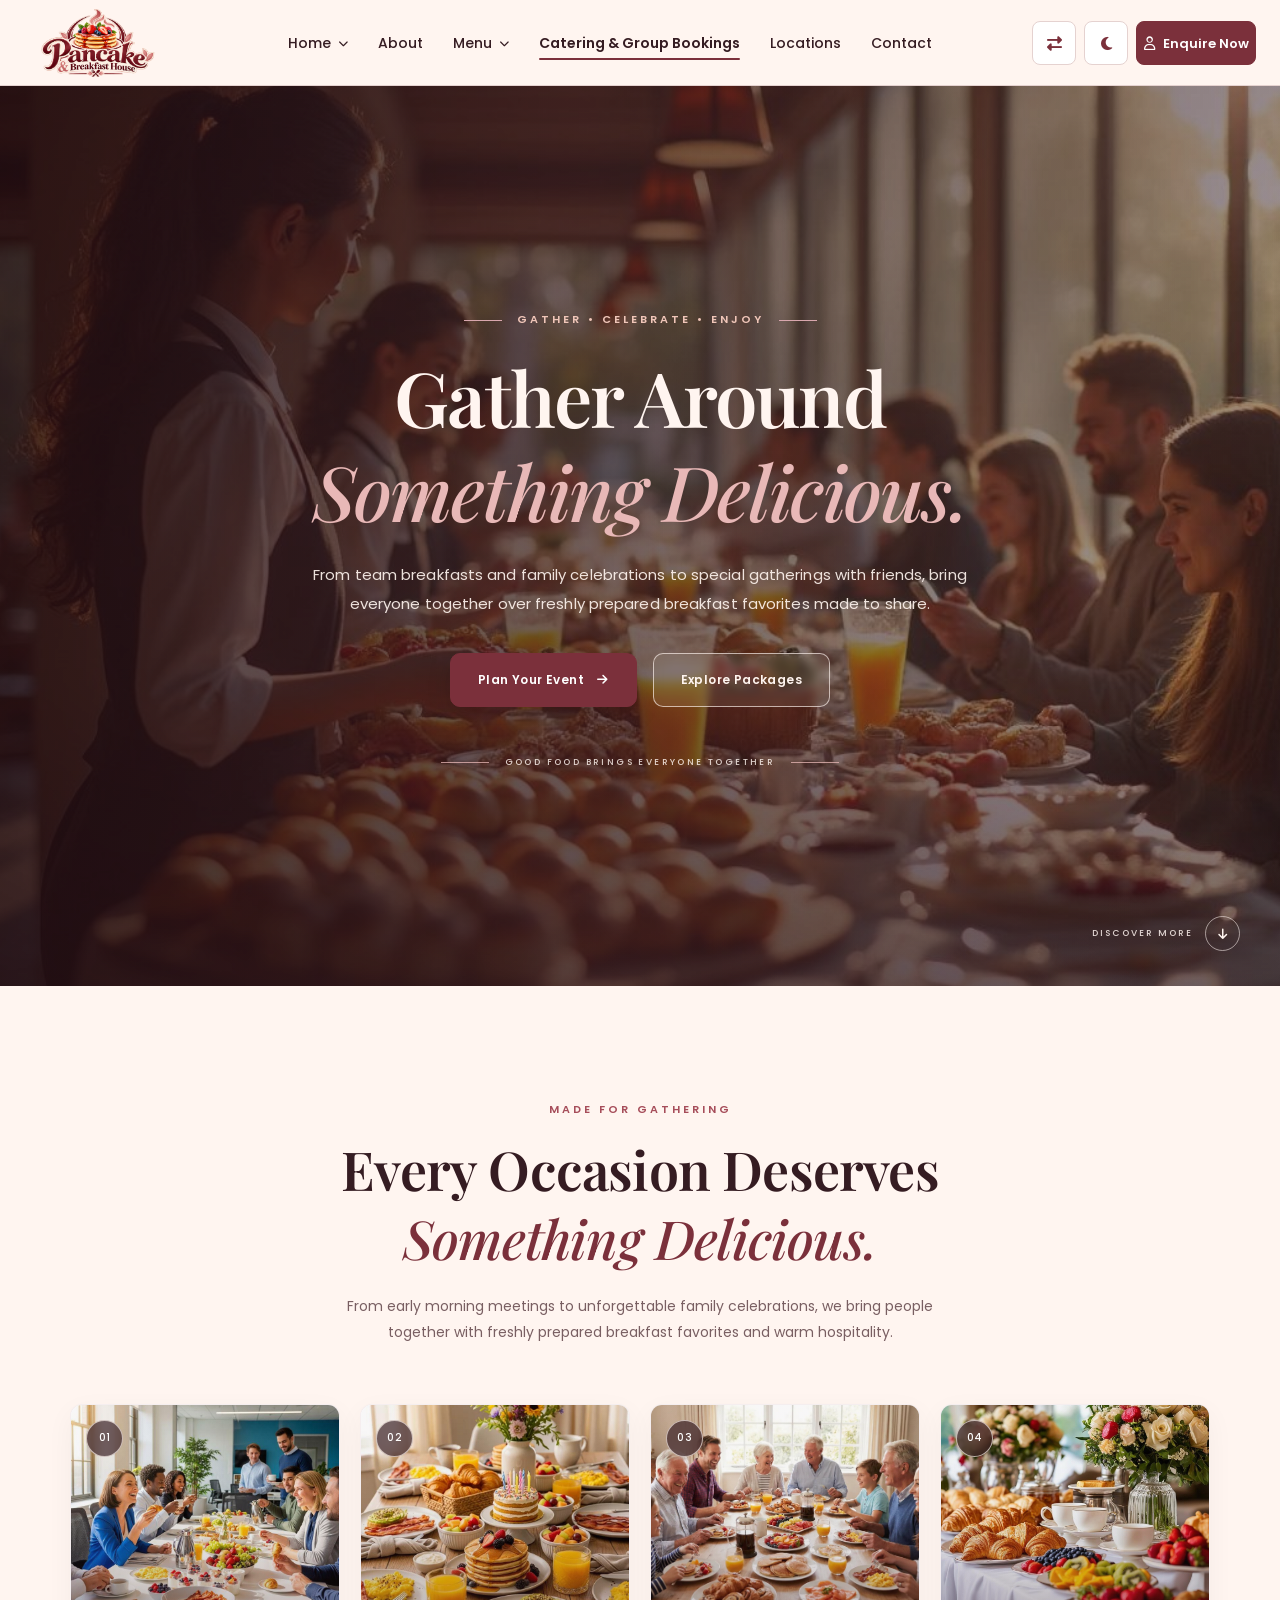
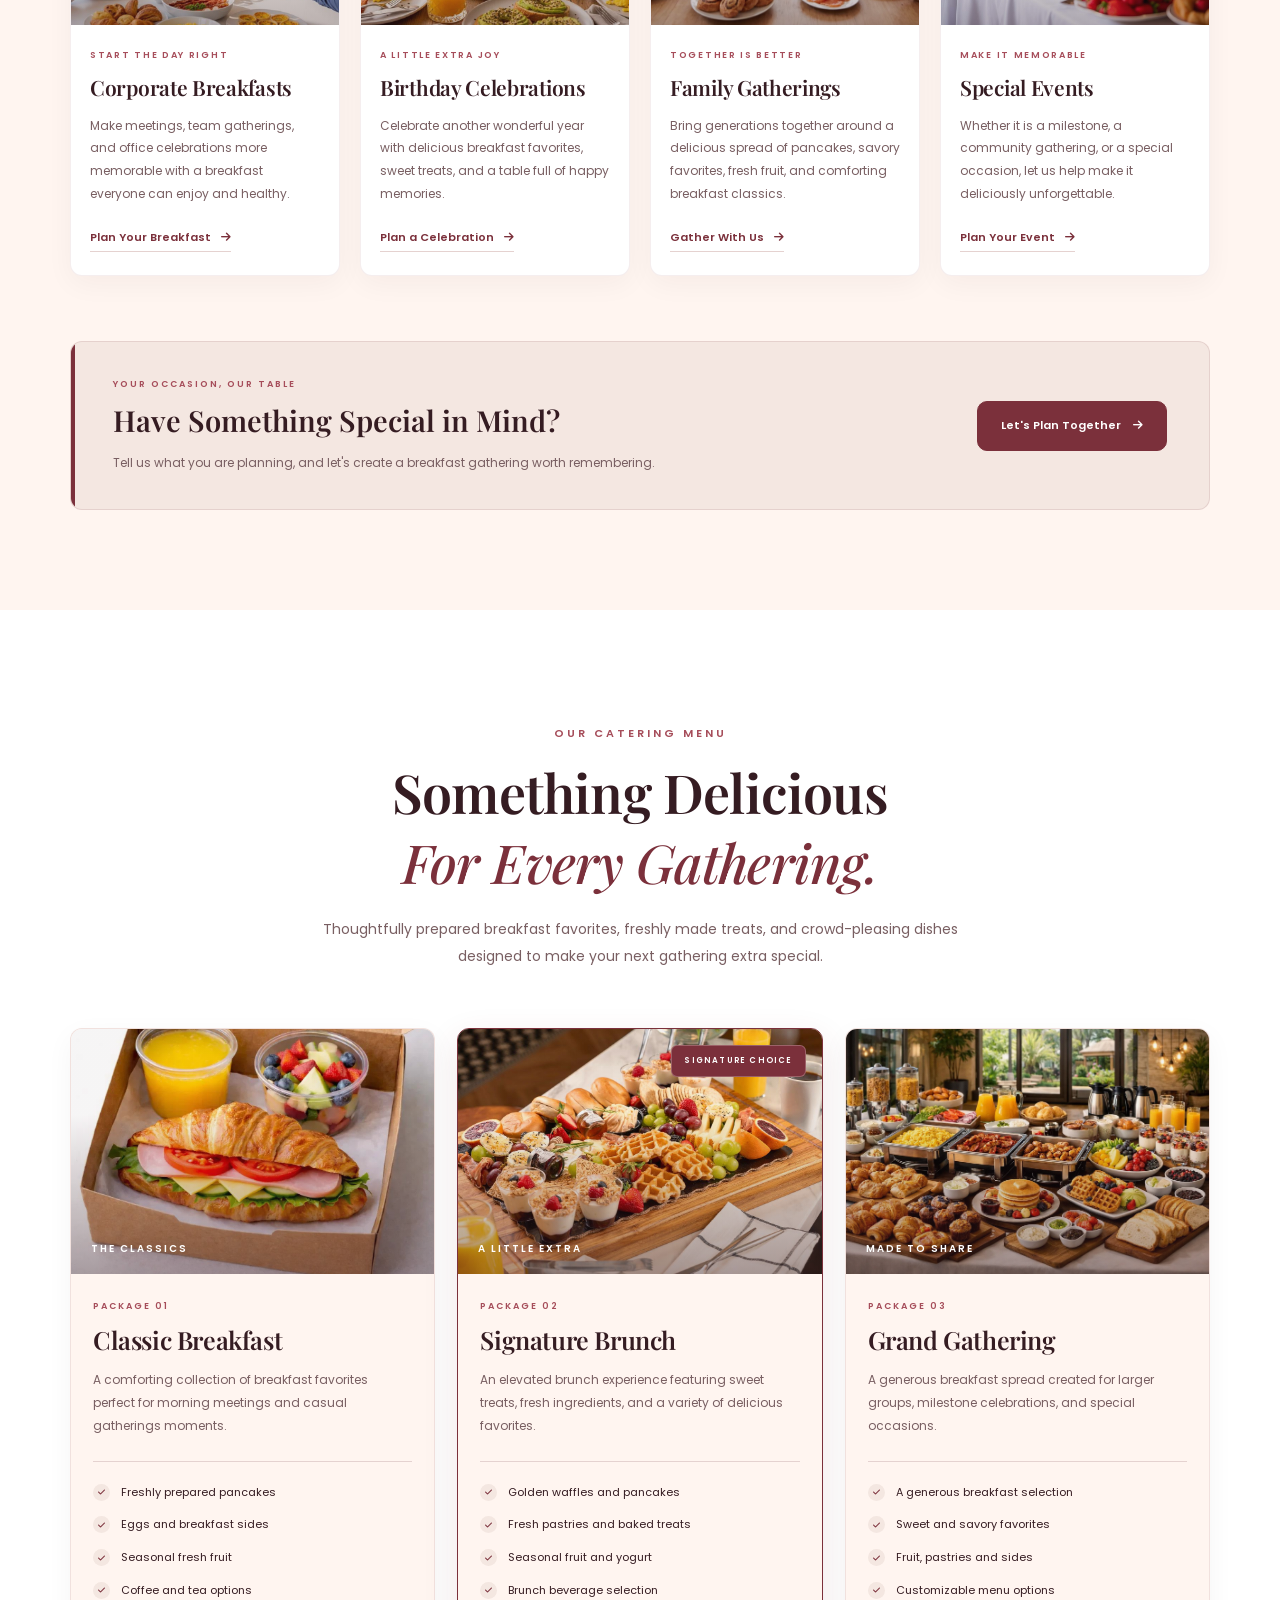
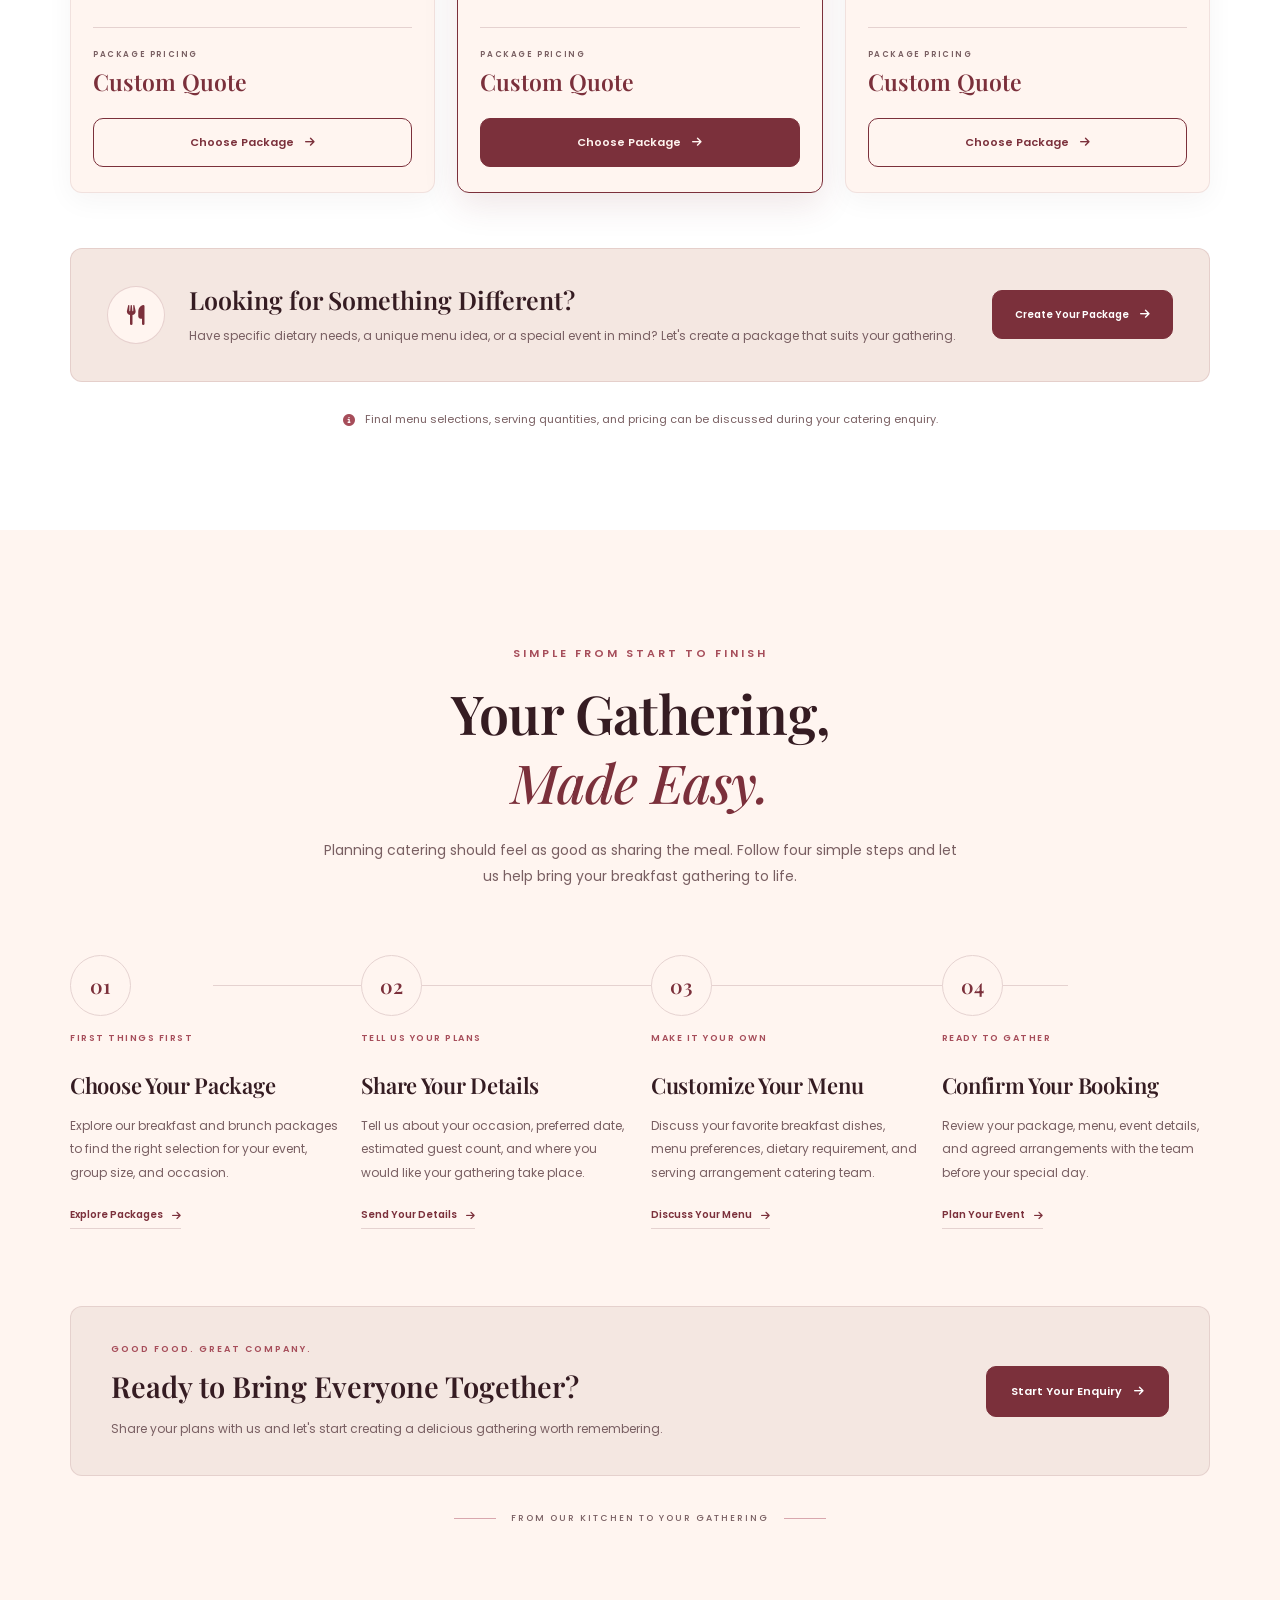
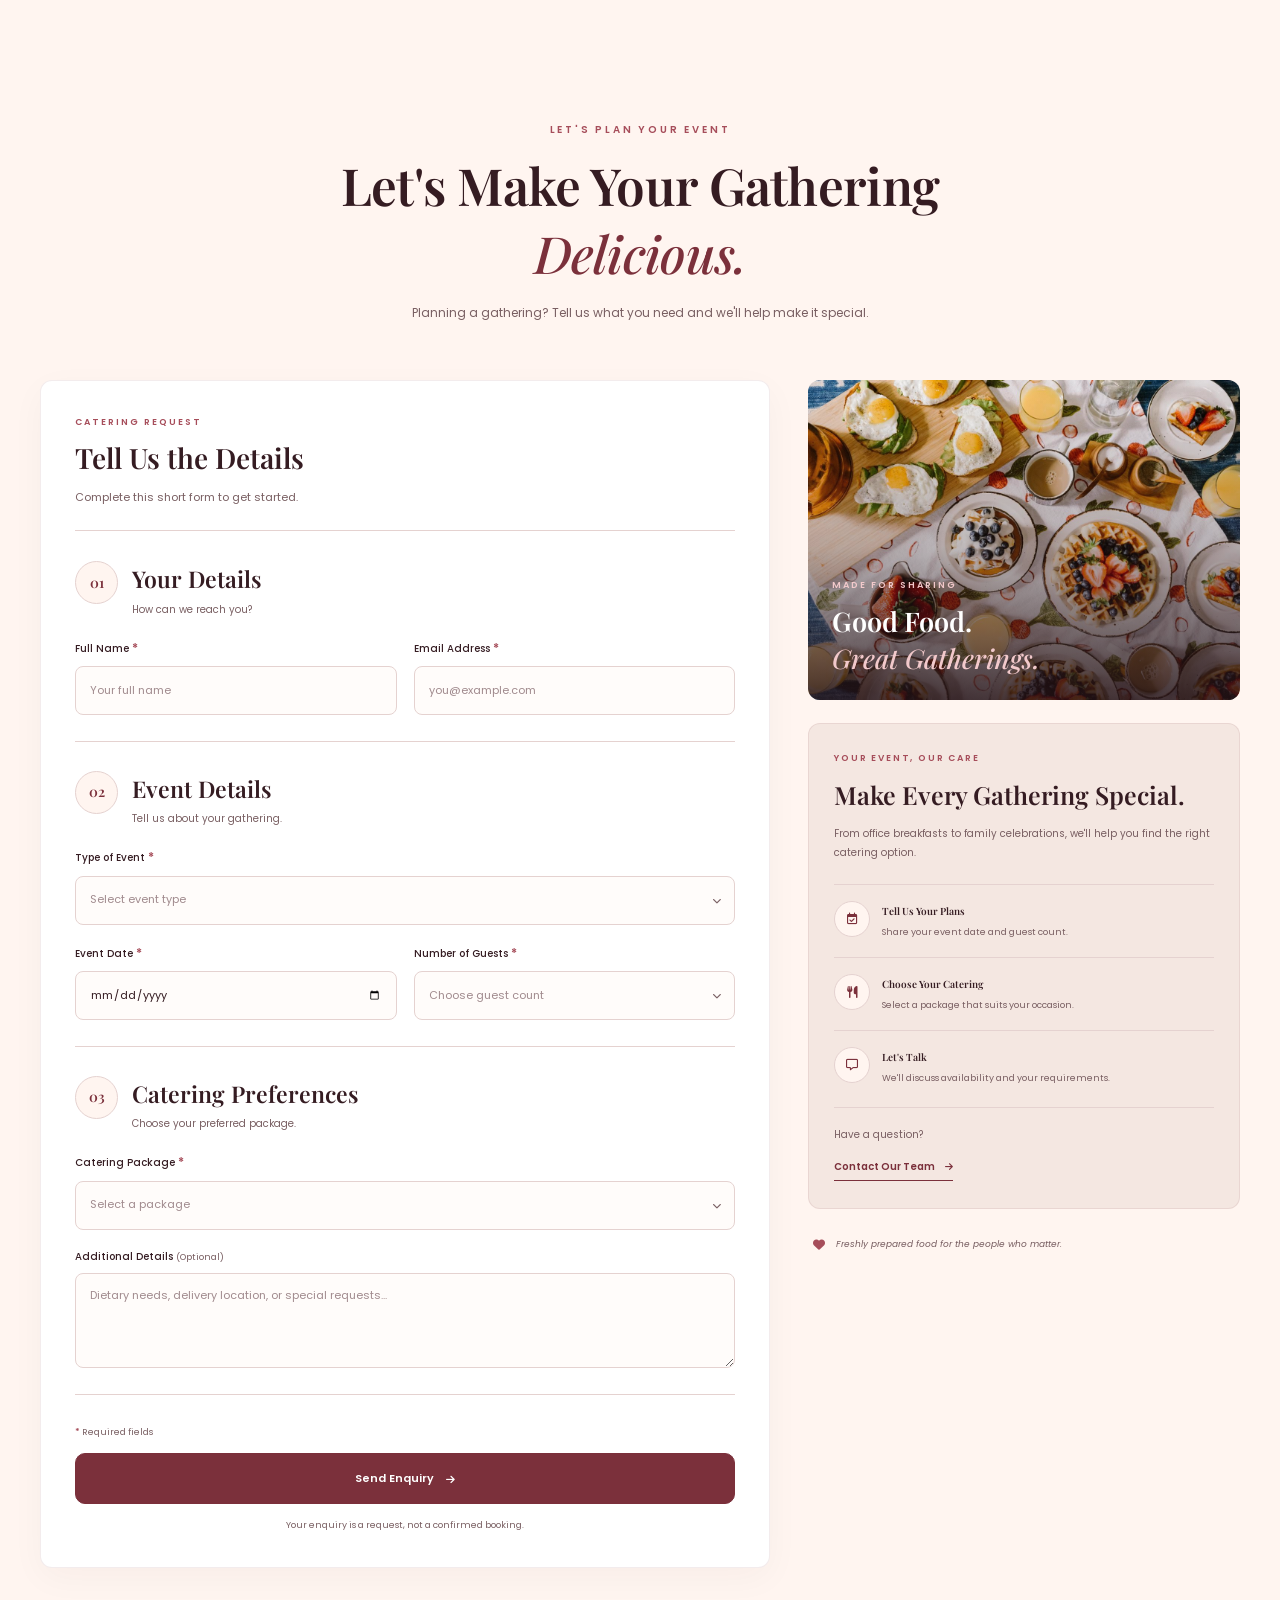
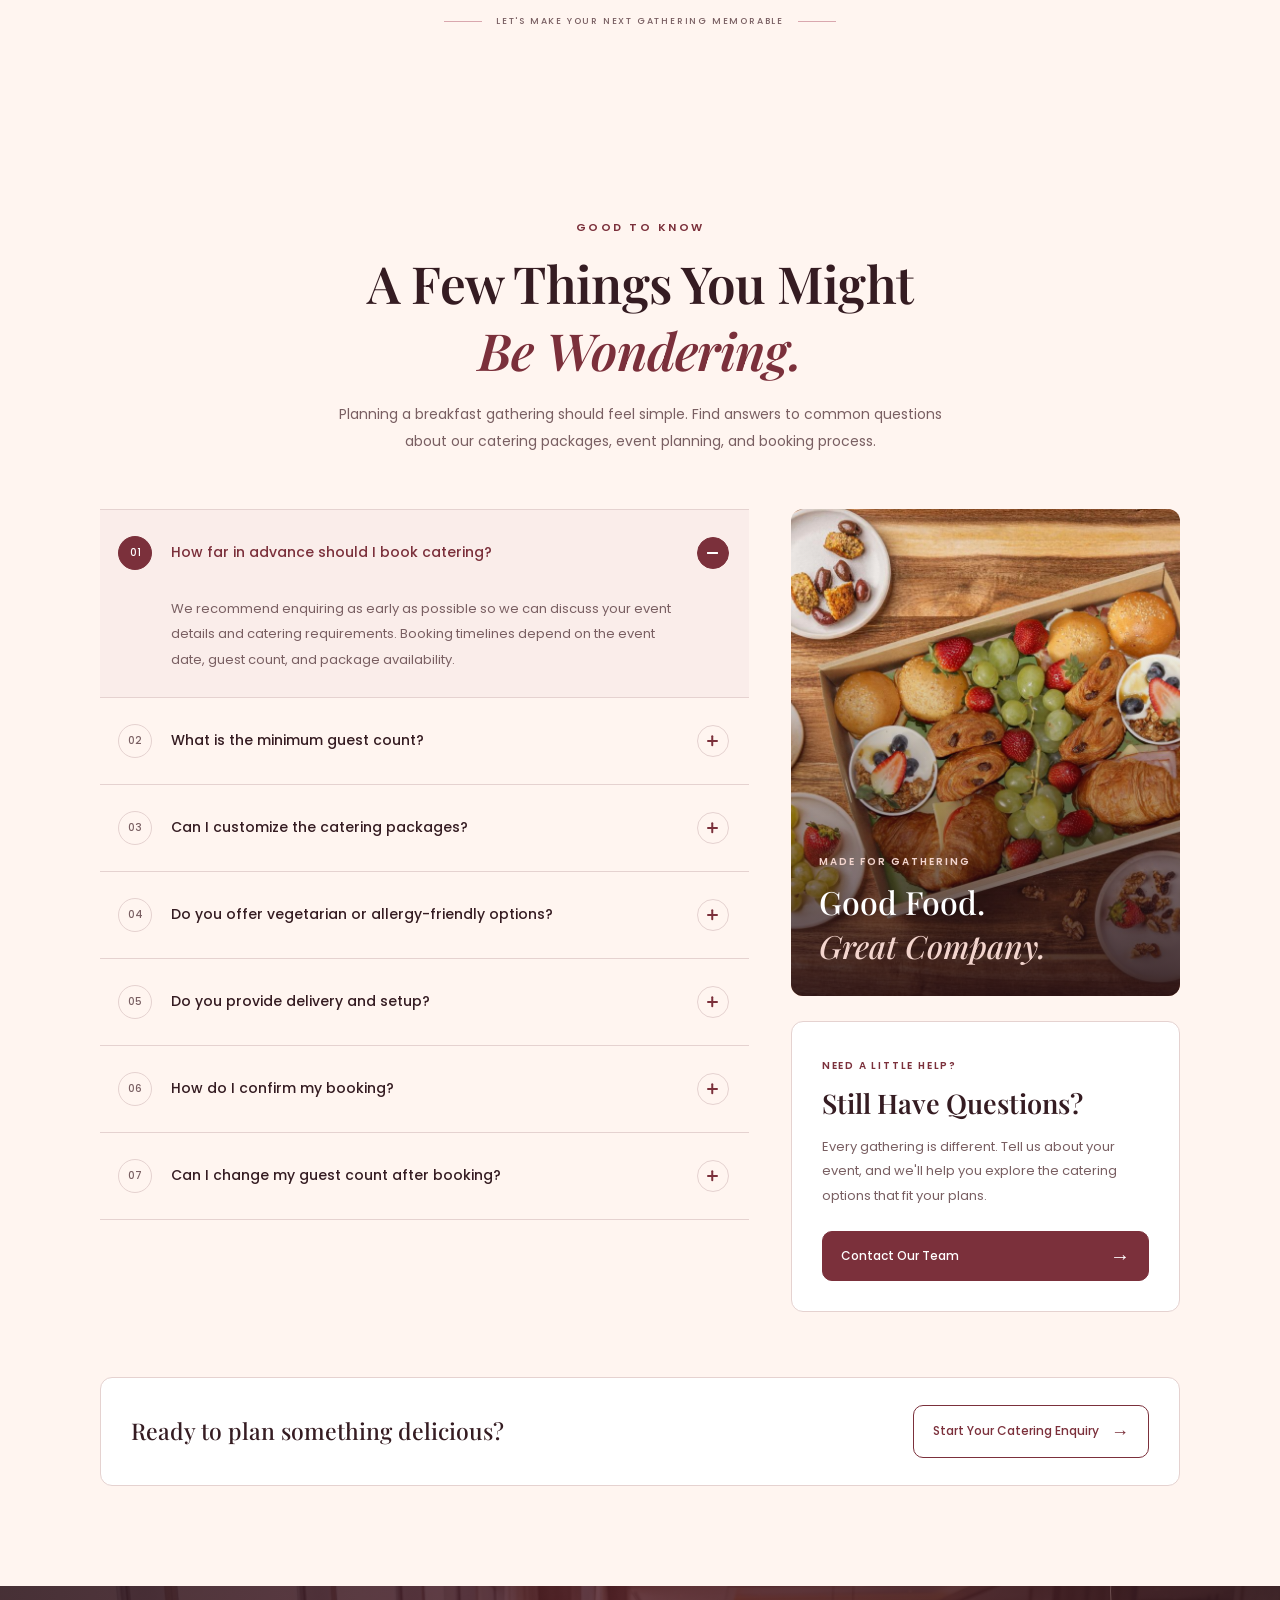
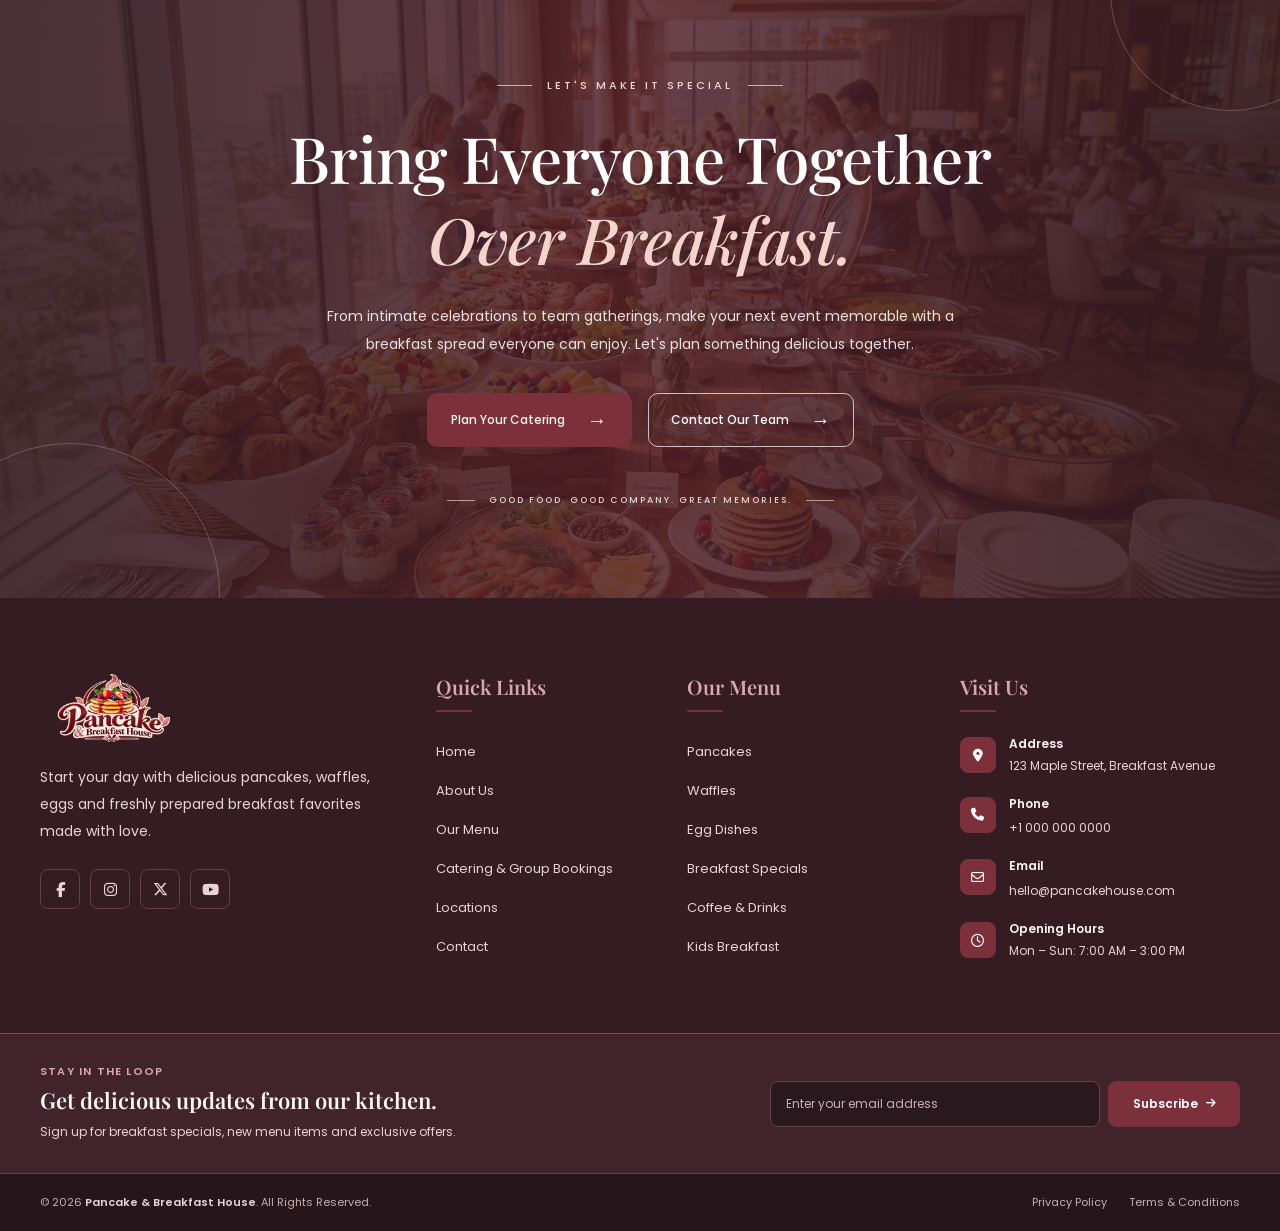
<file: catering.html>
<!DOCTYPE html>
<html lang="en" dir="ltr">

<head>

    <!-- =====================================================
         BASIC META
    ====================================================== -->

    <meta charset="UTF-8">

    <meta
        name="viewport"
        content="width=device-width, initial-scale=1.0"
    >

    <meta
        name="description"
        content="Pancake & Breakfast House - Delicious pancakes, waffles, eggs and breakfast favorites."
    >

    <meta
        name="keywords"
        content="pancake, breakfast, waffles, brunch, breakfast restaurant"
    >

    <meta
        name="author"
        content="Pancake & Breakfast House"
    >


    <!-- =====================================================
         TITLE
    ====================================================== -->

    <title>
        Pancake & Breakfast House
    </title>
    <!-- Favicon -->

  <link rel="icon" type="image/png" href="images/logo.png">


    <!-- =====================================================
         GOOGLE FONTS
    ====================================================== -->

    <link
        rel="preconnect"
        href="https://fonts.googleapis.com"
    >

    <link
        rel="preconnect"
        href="https://fonts.gstatic.com"
        crossorigin
    >

    <link
        href="https://fonts.googleapis.com/css2?family=Playfair+Display:wght@500;600;700&family=Poppins:wght@400;500;600;700&display=swap"
        rel="stylesheet"
    >


    <!-- =====================================================
         FONT AWESOME
    ====================================================== -->

    <link
        rel="stylesheet"
        href="https://cdnjs.cloudflare.com/ajax/libs/font-awesome/6.7.2/css/all.min.css"
    >


    <!-- =====================================================
         MAIN CSS
    ====================================================== -->

    <link
        rel="stylesheet"
        href="css/style.css"
    >
    <link
        rel="stylesheet"
        href="css/responsive.css"
    >

</head>


<body>


    <!-- =====================================================
         HEADER
    ====================================================== -->

    <header
        class="site-header"
        id="siteHeader"
    >

        <div class="header-container">


            <!-- =================================================
                 LOGO
            ================================================== -->

            <a
                href="index.html"
                class="site-logo"
                aria-label="Pancake & Breakfast House Home"
            >

                <img
                    src="images/logo.png"
                    alt="Pancake & Breakfast House Logo"
                >

            </a>


            <!-- =================================================
                 MAIN NAVIGATION

                 IMPORTANT:
                 This SAME navigation is used for:
                 Desktop
                 Tablet
                 iPad Pro
                 iPad Mini
                 Mobile
            ================================================== -->

            <nav
                class="main-nav"
                id="mainNav"
                aria-label="Main Navigation"
            >


                <!-- =============================================
                     HOME DROPDOWN
                ============================================== -->

                <div class="nav-dropdown">

                    <button
                        type="button"
                        class="nav-dropdown-toggle"
                        aria-expanded="false"
                        aria-haspopup="true"
                    >

                        <span>
                            Home
                        </span>

                        <i
                            class="fa-solid fa-chevron-down"
                            aria-hidden="true"
                        ></i>

                    </button>


                    <div class="nav-dropdown-menu">

                        <a
                            href="index.html"
                           
                        >
                            Home 1
                        </a>

                        <a
                            href="home2.html"
                        >
                            Home 2
                        </a>

                    </div>

                </div>


                <!-- =============================================
                     ABOUT
                ============================================== -->

                <a
                    href="about.html"
                    class="nav-link"
                >
                    About
                </a>


                <!-- =============================================
                     MENU DROPDOWN
                ============================================== -->

                <div class="nav-dropdown">

                    <button
                        type="button"
                        class="nav-dropdown-toggle"
                        aria-expanded="false"
                        aria-haspopup="true"
                    >

                        <span>
                            Menu
                        </span>

                        <i
                            class="fa-solid fa-chevron-down"
                            aria-hidden="true"
                        ></i>

                    </button>


                    <div class="nav-dropdown-menu">

                        <a
                            href="pancake.html"
                        >
                            Pancakes
                        </a>

                        <a
                            href="waffles.html"
                        >
                            Waffles
                        </a>

                        <a
                            href="egg-dishes.html"
                        >
                            Egg Dishes
                        </a>

                        

                    </div>

                </div>


                <!-- =============================================
                     CATERING & GROUP BOOKINGS
                ============================================== -->

                <a
                    href="catering.html"
                    class="nav-link active"
                >
                    Catering &amp; Group Bookings
                </a>


                <!-- =============================================
                     LOCATIONS
                ============================================== -->

                <a
                    href="locations.html"
                    class="nav-link"
                >
                    Locations
                </a>


                <!-- =============================================
                     CONTACT
                ============================================== -->

                <a
                    href="contact.html"
                    class="nav-link"
                >
                    Contact
                </a>


                <!-- =============================================
                     HEADER CONTROLS

                     IMPORTANT:
                     These remain INSIDE the SAME main-nav.

                     Desktop:
                     RTL + Dark Mode + Login → right side

                     Responsive:
                     RTL + Dark Mode + Login → inside
                     hamburger menu
                ============================================== -->

                <div
                    class="header-controls"
                    id="headerControls"
                >


                    <!-- =========================================
                         RTL BUTTON
                    ========================================== -->

                    <button
                        type="button"
                        class="header-control-btn rtl-toggle"
                        id="rtlToggle"
                        aria-label="Switch to RTL mode"
                        title="RTL Mode"
                    >

                        <i
                            class="fa-solid fa-right-left"
                            aria-hidden="true"
                        ></i>

                    </button>


                    <!-- =========================================
                         DARK MODE BUTTON
                    ========================================== -->

                    <button
                        type="button"
                        class="header-control-btn dark-mode-toggle"
                        id="darkModeToggle"
                        aria-label="Enable dark mode"
                        title="Dark Mode"
                    >

                        <i
                            class="fa-solid fa-moon"
                            aria-hidden="true"
                        ></i>

                    </button>


                    <!-- =========================================
                         LOGIN
                    ========================================== -->

                     <a
                        href="enquire.html"
                        class="login-btn"
                    >

                        <i
                            class="fa-regular fa-user"
                            aria-hidden="true"
                        ></i>

                        <span>
                            Enquire Now
                        </span>

                    </a>

                </div>

            </nav>


            <!-- =================================================
                 HAMBURGER BUTTON

                 Controls the SAME #mainNav
            ================================================== -->

            <button
                type="button"
                class="menu-toggle"
                id="menuToggle"
                aria-label="Open navigation menu"
                aria-expanded="false"
                aria-controls="mainNav"
            >

                <i
                    class="fa-solid fa-bars"
                    aria-hidden="true"
                ></i>

            </button>


        </div>

    </header>


    <!-- =====================================================
         MAIN CONTENT
    ====================================================== -->

    <main id="mainContent">
<!-- =========================================================
     CATERING & GROUP BOOKING — SECTION 01
     HERO SECTION
========================================================== -->

<section class="catering-hero" id="cateringHero">

    <!-- BACKGROUND IMAGE -->

    <div class="catering-hero-background">

        <img
            src="images/catering-hero.jpg"
            alt="Beautiful breakfast catering spread with eggs, pancakes, pastries and fresh fruit"
            class="catering-hero-background-image"
        >

        <div class="catering-hero-overlay"></div>

    </div>


    <!-- HERO CONTENT -->

    <div class="catering-hero-container">

        <div class="catering-hero-content">

            <!-- EYEBROW -->

            <div class="catering-hero-eyebrow">

                <span class="catering-hero-eyebrow-line"></span>

                <span>GATHER • CELEBRATE • ENJOY</span>

                <span class="catering-hero-eyebrow-line"></span>

            </div>


            <!-- MAIN HEADING -->

            <h1 class="catering-hero-title">

                Gather Around
                <span>Something Delicious.</span>

            </h1>


            <!-- DESCRIPTION -->

            <p class="catering-hero-description">

                From team breakfasts and family celebrations to special
                gatherings with friends, bring everyone together over
                freshly prepared breakfast favorites made to share.

            </p>


            <!-- CTA BUTTONS -->

            <div class="catering-hero-actions">

                <a
                    href="#cateringEnquiry"
                    class="catering-hero-button catering-hero-button-primary"
                >

                    <span>Plan Your Event</span>

                    <i
                        class="fa-solid fa-arrow-right"
                        aria-hidden="true"
                    ></i>

                </a>


                <a
                    href="#cateringPackages"
                    class="catering-hero-button catering-hero-button-secondary"
                >

                    <span>Explore Packages</span>

                </a>

            </div>


            <!-- BOTTOM DECORATION -->

            <div class="catering-hero-bottom">

                <span class="catering-hero-bottom-line"></span>

                <p>
                    GOOD FOOD BRINGS EVERYONE TOGETHER
                </p>

                <span class="catering-hero-bottom-line"></span>

            </div>

        </div>

    </div>


    <!-- SCROLL INDICATOR -->

    <a
        href="#cateringOccasions"
        class="catering-hero-scroll"
        aria-label="Scroll to catering occasions"
    >

        <span class="catering-hero-scroll-text">
            DISCOVER MORE
        </span>

        <span class="catering-hero-scroll-icon">
            <i class="fa-solid fa-arrow-down" aria-hidden="true"></i>
        </span>

    </a>

</section>

<!-- =========================================================
     CATERING & GROUP BOOKING — SECTION 02
     CATERING OCCASIONS
========================================================== -->

<section class="catering-occasions" id="cateringOccasions">

    <div class="catering-occasions-container">

        <!-- SECTION HEADER -->

        <div class="catering-occasions-header">

            <span class="catering-occasions-eyebrow">
                MADE FOR GATHERING
            </span>

            <h2 class="catering-occasions-title">
                Every Occasion Deserves
                <span>Something Delicious.</span>
            </h2>

            <p class="catering-occasions-description">
                From early morning meetings to unforgettable family
                celebrations, we bring people together with freshly
                prepared breakfast favorites and warm hospitality.
            </p>

        </div>


        <!-- OCCASION CARDS -->

        <div class="catering-occasions-grid">

            <!-- CARD 01 — CORPORATE BREAKFASTS -->

            <article class="catering-occasions-card">

                <div class="catering-occasions-card-image">

                    <img
                        src="images/catering-corporate.jpg"
                        alt="Breakfast catering spread prepared for a corporate meeting"
                        loading="lazy"
                    >

                    <span class="catering-occasions-card-number">
                        01
                    </span>

                </div>

                <div class="catering-occasions-card-content">

                    <span class="catering-occasions-card-label">
                        START THE DAY RIGHT
                    </span>

                    <h3 class="catering-occasions-card-title">
                        Corporate Breakfasts
                    </h3>

                    <p class="catering-occasions-card-description">
                        Make meetings, team gatherings, and office
                        celebrations more memorable with a breakfast
                        everyone can enjoy and healthy.
                    </p>

                    <a
                        href="#cateringEnquiry"
                        class="catering-occasions-card-link"
                    >
                        Plan Your Breakfast

                        <i
                            class="fa-solid fa-arrow-right"
                            aria-hidden="true"
                        ></i>
                    </a>

                </div>

            </article>


            <!-- CARD 02 — BIRTHDAY CELEBRATIONS -->

            <article class="catering-occasions-card">

                <div class="catering-occasions-card-image">

                    <img
                        src="images/catering-birthday.jpg"
                        alt="Beautiful birthday breakfast table with pancakes, fruit and pastries"
                        loading="lazy"
                    >

                    <span class="catering-occasions-card-number">
                        02
                    </span>

                </div>

                <div class="catering-occasions-card-content">

                    <span class="catering-occasions-card-label">
                        A LITTLE EXTRA JOY
                    </span>

                    <h3 class="catering-occasions-card-title">
                        Birthday Celebrations
                    </h3>

                    <p class="catering-occasions-card-description">
                        Celebrate another wonderful year with delicious
                        breakfast favorites, sweet treats, and a table
                        full of happy memories.
                    </p>

                    <a
                        href="#cateringEnquiry"
                        class="catering-occasions-card-link"
                    >
                        Plan a Celebration

                        <i
                            class="fa-solid fa-arrow-right"
                            aria-hidden="true"
                        ></i>
                    </a>

                </div>

            </article>


            <!-- CARD 03 — FAMILY GATHERINGS -->

            <article class="catering-occasions-card">

                <div class="catering-occasions-card-image">

                    <img
                        src="images/catering-family.jpg"
                        alt="A generous shared breakfast spread for a family gathering"
                        loading="lazy"
                    >

                    <span class="catering-occasions-card-number">
                        03
                    </span>

                </div>

                <div class="catering-occasions-card-content">

                    <span class="catering-occasions-card-label">
                        TOGETHER IS BETTER
                    </span>

                    <h3 class="catering-occasions-card-title">
                        Family Gatherings
                    </h3>

                    <p class="catering-occasions-card-description">
                        Bring generations together around a delicious
                        spread of pancakes, savory favorites, fresh fruit,
                        and comforting breakfast classics.
                    </p>

                    <a
                        href="#cateringEnquiry"
                        class="catering-occasions-card-link"
                    >
                        Gather With Us

                        <i
                            class="fa-solid fa-arrow-right"
                            aria-hidden="true"
                        ></i>
                    </a>

                </div>

            </article>


            <!-- CARD 04 — SPECIAL EVENTS -->

            <article class="catering-occasions-card">

                <div class="catering-occasions-card-image">

                    <img
                        src="images/catering-special-events.jpg"
                        alt="Elegant breakfast buffet arranged for a special event"
                        loading="lazy"
                    >

                    <span class="catering-occasions-card-number">
                        04
                    </span>

                </div>

                <div class="catering-occasions-card-content">

                    <span class="catering-occasions-card-label">
                        MAKE IT MEMORABLE
                    </span>

                    <h3 class="catering-occasions-card-title">
                        Special Events
                    </h3>

                    <p class="catering-occasions-card-description">
                        Whether it is a milestone, a community gathering,
                        or a special occasion, let us help make it
                        deliciously unforgettable.
                    </p>

                    <a
                        href="#cateringEnquiry"
                        class="catering-occasions-card-link"
                    >
                        Plan Your Event

                        <i
                            class="fa-solid fa-arrow-right"
                            aria-hidden="true"
                        ></i>
                    </a>

                </div>

            </article>

        </div>


        <!-- BOTTOM CTA -->

        <div class="catering-occasions-footer">

            <div class="catering-occasions-footer-content">

                <span class="catering-occasions-footer-eyebrow">
                    YOUR OCCASION, OUR TABLE
                </span>

                <h3 class="catering-occasions-footer-title">
                    Have Something Special in Mind?
                </h3>

                <p class="catering-occasions-footer-description">
                    Tell us what you are planning, and let's create a
                    breakfast gathering worth remembering.
                </p>

            </div>

            <a
                href="#cateringEnquiry"
                class="catering-occasions-footer-button"
            >
                Let's Plan Together

                <i
                    class="fa-solid fa-arrow-right"
                    aria-hidden="true"
                ></i>
            </a>

        </div>

    </div>

</section>
<!-- =========================================================
     CATERING & GROUP BOOKING — SECTION 03
     CATERING PACKAGES
========================================================== -->

<section class="catering-packages" id="cateringPackages">

    <div class="catering-packages-container">

        <!-- =================================================
             SECTION HEADER
        ================================================== -->

        <div class="catering-packages-header">

            <span class="catering-packages-eyebrow">
                OUR CATERING MENU
            </span>

            <h2 class="catering-packages-title">
                Something Delicious
                <span>For Every Gathering.</span>
            </h2>

            <p class="catering-packages-description">
                Thoughtfully prepared breakfast favorites, freshly made
                treats, and crowd-pleasing dishes designed to make your
                next gathering extra special.
            </p>

        </div>


        <!-- =================================================
             PACKAGE CARDS
        ================================================== -->

        <div class="catering-packages-grid">


            <!-- =================================================
                 PACKAGE 01 — CLASSIC BREAKFAST
            ================================================== -->

            <article class="catering-packages-card">

                <!-- IMAGE -->

                <div class="catering-packages-image">

                    <img
                        src="images/catering-package-classic.jpg"
                        alt="Classic breakfast catering with pancakes, eggs, toast and fresh fruit"
                        loading="lazy"
                    >

                    <span class="catering-packages-image-label">
                        THE CLASSICS
                    </span>

                </div>


                <!-- CONTENT -->

                <div class="catering-packages-content">

                    <div class="catering-packages-heading">

                        <span class="catering-packages-number">
                            PACKAGE 01
                        </span>

                        <h3 class="catering-packages-card-title">
                            Classic Breakfast
                        </h3>

                        <p class="catering-packages-card-description">
                            A comforting collection of breakfast favorites
                            perfect for morning meetings and casual
                            gatherings moments.
                        </p>

                    </div>


                    <!-- PACKAGE FEATURES -->

                    <div class="catering-packages-divider"></div>

                    <ul class="catering-packages-features">

                        <li>
                            <i
                                class="fa-solid fa-check"
                                aria-hidden="true"
                            ></i>

                            <span>Freshly prepared pancakes</span>
                        </li>

                        <li>
                            <i
                                class="fa-solid fa-check"
                                aria-hidden="true"
                            ></i>

                            <span>Eggs and breakfast sides</span>
                        </li>

                        <li>
                            <i
                                class="fa-solid fa-check"
                                aria-hidden="true"
                            ></i>

                            <span>Seasonal fresh fruit</span>
                        </li>

                        <li>
                            <i
                                class="fa-solid fa-check"
                                aria-hidden="true"
                            ></i>

                            <span>Coffee and tea options</span>
                        </li>

                    </ul>


                    <!-- PACKAGE FOOTER -->

                    <div class="catering-packages-card-footer">

                        <div class="catering-packages-price">

                            <span class="catering-packages-price-label">
                                PACKAGE PRICING
                            </span>

                            <span class="catering-packages-price-value">
                                Custom Quote
                            </span>

                        </div>

                        <a
                            href="#cateringEnquiry"
                            class="catering-packages-button"
                        >

                            Choose Package

                            <i
                                class="fa-solid fa-arrow-right"
                                aria-hidden="true"
                            ></i>

                        </a>

                    </div>

                </div>

            </article>



            <!-- =================================================
                 PACKAGE 02 — SIGNATURE BRUNCH
            ================================================== -->

            <article class="catering-packages-card catering-packages-card-featured">

                <!-- IMAGE -->

                <div class="catering-packages-image">

                    <img
                        src="images/catering-package-signature.jpg"
                        alt="Signature brunch catering with waffles, croissants, berries and pastries"
                        loading="lazy"
                    >

                    <span class="catering-packages-image-label">
                        A LITTLE EXTRA
                    </span>

                    <span class="catering-packages-popular">
                        SIGNATURE CHOICE
                    </span>

                </div>


                <!-- CONTENT -->

                <div class="catering-packages-content">

                    <div class="catering-packages-heading">

                        <span class="catering-packages-number">
                            PACKAGE 02
                        </span>

                        <h3 class="catering-packages-card-title">
                            Signature Brunch
                        </h3>

                        <p class="catering-packages-card-description">
                            An elevated brunch experience featuring sweet
                            treats, fresh ingredients, and a variety of
                            delicious favorites.
                        </p>

                    </div>


                    <!-- PACKAGE FEATURES -->

                    <div class="catering-packages-divider"></div>

                    <ul class="catering-packages-features">

                        <li>
                            <i
                                class="fa-solid fa-check"
                                aria-hidden="true"
                            ></i>

                            <span>Golden waffles and pancakes</span>
                        </li>

                        <li>
                            <i
                                class="fa-solid fa-check"
                                aria-hidden="true"
                            ></i>

                            <span>Fresh pastries and baked treats</span>
                        </li>

                        <li>
                            <i
                                class="fa-solid fa-check"
                                aria-hidden="true"
                            ></i>

                            <span>Seasonal fruit and yogurt</span>
                        </li>

                        <li>
                            <i
                                class="fa-solid fa-check"
                                aria-hidden="true"
                            ></i>

                            <span>Brunch beverage selection</span>
                        </li>

                    </ul>


                    <!-- PACKAGE FOOTER -->

                    <div class="catering-packages-card-footer">

                        <div class="catering-packages-price">

                            <span class="catering-packages-price-label">
                                PACKAGE PRICING
                            </span>

                            <span class="catering-packages-price-value">
                                Custom Quote
                            </span>

                        </div>

                        <a
                            href="#cateringEnquiry"
                            class="catering-packages-button"
                        >

                            Choose Package

                            <i
                                class="fa-solid fa-arrow-right"
                                aria-hidden="true"
                            ></i>

                        </a>

                    </div>

                </div>

            </article>



            <!-- =================================================
                 PACKAGE 03 — GRAND GATHERING
            ================================================== -->

            <article class="catering-packages-card">

                <!-- IMAGE -->

                <div class="catering-packages-image">

                    <img
                        src="images/catering-package-grand.jpg"
                        alt="Grand breakfast catering buffet with pancakes, eggs, pastries, fruit and beverages"
                        loading="lazy"
                    >

                    <span class="catering-packages-image-label">
                        MADE TO SHARE
                    </span>

                </div>


                <!-- CONTENT -->

                <div class="catering-packages-content">

                    <div class="catering-packages-heading">

                        <span class="catering-packages-number">
                            PACKAGE 03
                        </span>

                        <h3 class="catering-packages-card-title">
                            Grand Gathering
                        </h3>

                        <p class="catering-packages-card-description">
                            A generous breakfast spread created for larger
                            groups, milestone celebrations, and special
                            occasions.
                        </p>

                    </div>


                    <!-- PACKAGE FEATURES -->

                    <div class="catering-packages-divider"></div>

                    <ul class="catering-packages-features">

                        <li>
                            <i
                                class="fa-solid fa-check"
                                aria-hidden="true"
                            ></i>

                            <span>A generous breakfast selection</span>
                        </li>

                        <li>
                            <i
                                class="fa-solid fa-check"
                                aria-hidden="true"
                            ></i>

                            <span>Sweet and savory favorites</span>
                        </li>

                        <li>
                            <i
                                class="fa-solid fa-check"
                                aria-hidden="true"
                            ></i>

                            <span>Fruit, pastries and sides</span>
                        </li>

                        <li>
                            <i
                                class="fa-solid fa-check"
                                aria-hidden="true"
                            ></i>

                            <span>Customizable menu options</span>
                        </li>

                    </ul>


                    <!-- PACKAGE FOOTER -->

                    <div class="catering-packages-card-footer">

                        <div class="catering-packages-price">

                            <span class="catering-packages-price-label">
                                PACKAGE PRICING
                            </span>

                            <span class="catering-packages-price-value">
                                Custom Quote
                            </span>

                        </div>

                        <a
                            href="#cateringEnquiry"
                            class="catering-packages-button"
                        >

                            Choose Package

                            <i
                                class="fa-solid fa-arrow-right"
                                aria-hidden="true"
                            ></i>

                        </a>

                    </div>

                </div>

            </article>


        </div>


        <!-- =================================================
             CUSTOM PACKAGE CTA
        ================================================== -->

        <div class="catering-packages-custom">

            <div class="catering-packages-custom-icon">

                <i
                    class="fa-solid fa-utensils"
                    aria-hidden="true"
                ></i>

            </div>

            <div class="catering-packages-custom-content">

                <h3 class="catering-packages-custom-title">
                    Looking for Something Different?
                </h3>

                <p class="catering-packages-custom-description">
                    Have specific dietary needs, a unique menu idea,
                    or a special event in mind? Let's create a package
                    that suits your gathering.
                </p>

            </div>

            <a
                href="#cateringEnquiry"
                class="catering-packages-custom-button"
            >

                Create Your Package

                <i
                    class="fa-solid fa-arrow-right"
                    aria-hidden="true"
                ></i>

            </a>

        </div>


        <!-- =================================================
             PACKAGE NOTE
        ================================================== -->

        <p class="catering-packages-note">

            <i
                class="fa-solid fa-circle-info"
                aria-hidden="true"
            ></i>

            <span>
                Final menu selections, serving quantities, and pricing
                can be discussed during your catering enquiry.
            </span>

        </p>

    </div>

</section>
<!-- =========================================================
     CATERING & GROUP BOOKING — SECTION 04
     HOW IT WORKS
========================================================== -->

<section class="catering-how" id="cateringHow">

    <div class="catering-how-container">

        <!-- =================================================
             SECTION HEADER
        ================================================== -->

        <div class="catering-how-header">

            <span class="catering-how-eyebrow">
                SIMPLE FROM START TO FINISH
            </span>

            <h2 class="catering-how-title">
                Your Gathering,
                <span>Made Easy.</span>
            </h2>

            <p class="catering-how-description">
                Planning catering should feel as good as sharing the meal.
                Follow four simple steps and let us help bring your
                breakfast gathering to life.
            </p>

        </div>


        <!-- =================================================
             BOOKING STEPS
        ================================================== -->

        <div class="catering-how-grid">


            <!-- =================================================
                 STEP 01 — CHOOSE YOUR PACKAGE
            ================================================== -->

            <article class="catering-how-step">

                <div class="catering-how-step-top">

                    <div class="catering-how-number">
                        <span>01</span>
                    </div>

                    <span class="catering-how-step-label">
                        FIRST THINGS FIRST
                    </span>

                </div>

                <div class="catering-how-step-content">

                    <h3 class="catering-how-step-title">
                        Choose Your Package
                    </h3>

                    <p class="catering-how-step-description">
                        Explore our breakfast and brunch packages to find
                        the right selection for your event, group size,
                        and occasion.
                    </p>

                    <a
                        href="#cateringPackages"
                        class="catering-how-step-link"
                    >
                        Explore Packages

                        <i
                            class="fa-solid fa-arrow-right"
                            aria-hidden="true"
                        ></i>
                    </a>

                </div>

            </article>


            <!-- =================================================
                 STEP 02 — SHARE YOUR DETAILS
            ================================================== -->

            <article class="catering-how-step">

                <div class="catering-how-step-top">

                    <div class="catering-how-number">
                        <span>02</span>
                    </div>

                    <span class="catering-how-step-label">
                        TELL US YOUR PLANS
                    </span>

                </div>

                <div class="catering-how-step-content">

                    <h3 class="catering-how-step-title">
                        Share Your Details
                    </h3>

                    <p class="catering-how-step-description">
                        Tell us about your occasion, preferred date,
                        estimated guest count, and where you would like
                        your gathering take place.
                    </p>

                    <a
                        href="#cateringEnquiry"
                        class="catering-how-step-link"
                    >
                        Send Your Details

                        <i
                            class="fa-solid fa-arrow-right"
                            aria-hidden="true"
                        ></i>
                    </a>

                </div>

            </article>


            <!-- =================================================
                 STEP 03 — CUSTOMIZE YOUR MENU
            ================================================== -->

            <article class="catering-how-step">

                <div class="catering-how-step-top">

                    <div class="catering-how-number">
                        <span>03</span>
                    </div>

                    <span class="catering-how-step-label">
                        MAKE IT YOUR OWN
                    </span>

                </div>

                <div class="catering-how-step-content">

                    <h3 class="catering-how-step-title">
                        Customize Your Menu
                    </h3>

                    <p class="catering-how-step-description">
                        Discuss your favorite breakfast dishes, menu
                        preferences, dietary requirement, and serving
                        arrangement catering team.
                    </p>

                    <a
                        href="#cateringEnquiry"
                        class="catering-how-step-link"
                    >
                        Discuss Your Menu

                        <i
                            class="fa-solid fa-arrow-right"
                            aria-hidden="true"
                        ></i>
                    </a>

                </div>

            </article>


            <!-- =================================================
                 STEP 04 — CONFIRM YOUR BOOKING
            ================================================== -->

            <article class="catering-how-step">

                <div class="catering-how-step-top">

                    <div class="catering-how-number">
                        <span>04</span>
                    </div>

                    <span class="catering-how-step-label">
                        READY TO GATHER
                    </span>

                </div>

                <div class="catering-how-step-content">

                    <h3 class="catering-how-step-title">
                        Confirm Your Booking
                    </h3>

                    <p class="catering-how-step-description">
                        Review your package, menu, event details, and
                        agreed arrangements with the team before your
                        special day.
                    </p>

                    <a
                        href="#cateringEnquiry"
                        class="catering-how-step-link"
                    >
                        Plan Your Event

                        <i
                            class="fa-solid fa-arrow-right"
                            aria-hidden="true"
                        ></i>
                    </a>

                </div>

            </article>


        </div>


        <!-- =================================================
             BOTTOM CALL TO ACTION
        ================================================== -->

        <div class="catering-how-cta">

            <div class="catering-how-cta-content">

                <span class="catering-how-cta-eyebrow">
                    GOOD FOOD. GREAT COMPANY.
                </span>

                <h3 class="catering-how-cta-title">
                    Ready to Bring Everyone Together?
                </h3>

                <p class="catering-how-cta-description">
                    Share your plans with us and let's start creating
                    a delicious gathering worth remembering.
                </p>

            </div>

            <a
                href="#cateringEnquiry"
                class="catering-how-cta-button"
            >
                Start Your Enquiry

                <i
                    class="fa-solid fa-arrow-right"
                    aria-hidden="true"
                ></i>
            </a>

        </div>


        <!-- =================================================
             BOTTOM DECORATIVE NOTE
        ================================================== -->

        <div class="catering-how-note">

            <span class="catering-how-note-line"></span>

            <p>
                FROM OUR KITCHEN TO YOUR GATHERING
            </p>

            <span class="catering-how-note-line"></span>

        </div>

    </div>

</section>
<!-- =========================================================
     CATERING & GROUP BOOKING — SECTION 05
     COMPACT CATERING ENQUIRY FORM
========================================================= -->

<section class="catering-enquiry" id="cateringEnquiry">

    <div class="catering-enquiry-container">

        <!-- SECTION HEADER -->

        <div class="catering-enquiry-header">

            <span class="catering-enquiry-eyebrow">
                LET'S PLAN YOUR EVENT
            </span>

            <h2 class="catering-enquiry-title">
                Let's Make Your Gathering
                <span>Delicious.</span>
            </h2>

            <p class="catering-enquiry-description">
                Planning a gathering? Tell us what you need
                and we'll help make it special.
            </p>

        </div>


        <!-- MAIN LAYOUT -->

        <div class="catering-enquiry-layout">


            <!-- LEFT — SHORT ENQUIRY FORM -->

            <div class="catering-enquiry-form-card">

                <div class="catering-enquiry-form-heading">

                    <span class="catering-enquiry-form-eyebrow">
                        CATERING REQUEST
                    </span>

                    <h3 class="catering-enquiry-form-title">
                        Tell Us the Details
                    </h3>

                    <p class="catering-enquiry-form-description">
                        Complete this short form to get started.
                    </p>

                </div>


                <form
                    class="catering-enquiry-form"
                    id="cateringEnquiryForm"
                    action="#"
                    method="post"
                >

                    <!-- YOUR DETAILS -->

                    <div class="catering-enquiry-group">

                        <div class="catering-enquiry-group-heading">

                            <span class="catering-enquiry-group-number">
                                01
                            </span>

                            <div class="catering-enquiry-group-heading-content">

                                <h4 class="catering-enquiry-group-title">
                                    Your Details
                                </h4>

                                <p class="catering-enquiry-group-description">
                                    How can we reach you?
                                </p>

                            </div>

                        </div>


                        <div class="catering-enquiry-fields">

                            <div class="catering-enquiry-field">

                                <label for="cateringFullName">
                                    Full Name <span class="required">*</span>
                                </label>

                                <input
                                    type="text"
                                    id="cateringFullName"
                                    name="full_name"
                                    placeholder="Your full name"
                                    autocomplete="name"
                                    required
                                >

                            </div>


                            <div class="catering-enquiry-field">

                                <label for="cateringEmail">
                                    Email Address <span class="required">*</span>
                                </label>

                                <input
                                    type="email"
                                    id="cateringEmail"
                                    name="email"
                                    placeholder="you@example.com"
                                    autocomplete="email"
                                    required
                                >

                            </div>

                        </div>

                    </div>


                    <!-- EVENT DETAILS -->

                    <div class="catering-enquiry-group">

                        <div class="catering-enquiry-group-heading">

                            <span class="catering-enquiry-group-number">
                                02
                            </span>

                            <div class="catering-enquiry-group-heading-content">

                                <h4 class="catering-enquiry-group-title">
                                    Event Details
                                </h4>

                                <p class="catering-enquiry-group-description">
                                    Tell us about your gathering.
                                </p>

                            </div>

                        </div>


                        <div class="catering-enquiry-fields">

                            <div class="catering-enquiry-field catering-enquiry-field-full">

                                <label for="cateringEventType">
                                    Type of Event <span class="required">*</span>
                                </label>

                                <div class="catering-enquiry-select-wrap">

                                    <select
                                        id="cateringEventType"
                                        name="event_type"
                                        required
                                    >

                                        <option value="" disabled selected>
                                            Select event type
                                        </option>

                                        <option value="corporate">
                                            Corporate Breakfast
                                        </option>

                                        <option value="birthday">
                                            Birthday Party
                                        </option>

                                        <option value="family">
                                            Family Gathering
                                        </option>

                                        <option value="celebration">
                                            Special Celebration
                                        </option>

                                        <option value="other">
                                            Other
                                        </option>

                                    </select>

                                    <i class="fa-solid fa-chevron-down"
                                       aria-hidden="true"></i>

                                </div>

                            </div>


                            <div class="catering-enquiry-field">

                                <label for="cateringEventDate">
                                    Event Date <span class="required">*</span>
                                </label>

                                <input
                                    type="date"
                                    id="cateringEventDate"
                                    name="event_date"
                                    required
                                >

                            </div>


                            <div class="catering-enquiry-field">

                                <label for="cateringGuestCount">
                                    Number of Guests <span class="required">*</span>
                                </label>

                                <div class="catering-enquiry-select-wrap">

                                    <select
                                        id="cateringGuestCount"
                                        name="guest_count"
                                        required
                                    >

                                        <option value="" disabled selected>
                                            Choose guest count
                                        </option>

                                        <option value="10-20">10–20</option>
                                        <option value="21-50">21–50</option>
                                        <option value="51-100">51–100</option>
                                        <option value="101-200">101–200</option>
                                        <option value="200-plus">200+</option>

                                    </select>

                                    <i class="fa-solid fa-chevron-down"
                                       aria-hidden="true"></i>

                                </div>

                            </div>

                        </div>

                    </div>


                    <!-- CATERING PREFERENCES -->

                    <div class="catering-enquiry-group">

                        <div class="catering-enquiry-group-heading">

                            <span class="catering-enquiry-group-number">
                                03
                            </span>

                            <div class="catering-enquiry-group-heading-content">

                                <h4 class="catering-enquiry-group-title">
                                    Catering Preferences
                                </h4>

                                <p class="catering-enquiry-group-description">
                                    Choose your preferred package.
                                </p>

                            </div>

                        </div>


                        <div class="catering-enquiry-fields">

                            <div class="catering-enquiry-field catering-enquiry-field-full">

                                <label for="cateringPackage">
                                    Catering Package <span class="required">*</span>
                                </label>

                                <div class="catering-enquiry-select-wrap">

                                    <select
                                        id="cateringPackage"
                                        name="catering_package"
                                        required
                                    >

                                        <option value="" disabled selected>
                                            Select a package
                                        </option>

                                        <option value="essential">
                                            Essential Breakfast Package
                                        </option>

                                        <option value="signature">
                                            Signature Breakfast Package
                                        </option>

                                        <option value="premium">
                                            Premium Breakfast Package
                                        </option>

                                        <option value="custom">
                                            Custom Package
                                        </option>

                                        <option value="undecided">
                                            Help Me Choose
                                        </option>

                                    </select>

                                    <i class="fa-solid fa-chevron-down"
                                       aria-hidden="true"></i>

                                </div>

                            </div>


                            <div class="catering-enquiry-field catering-enquiry-field-full">

                                <label for="cateringSpecialRequests">
                                    Additional Details
                                    <span class="optional">(Optional)</span>
                                </label>

                                <textarea
                                    id="cateringSpecialRequests"
                                    name="special_requests"
                                    rows="3"
                                    placeholder="Dietary needs, delivery location, or special requests..."
                                ></textarea>

                            </div>

                        </div>

                    </div>


                    <!-- SUBMIT -->

                    <div class="catering-enquiry-form-footer">

                        <p class="catering-enquiry-required-note">
                            <span class="required">*</span>
                            Required fields
                        </p>

                        <button
                            type="submit"
                            class="catering-enquiry-submit"
                        >

                            <span>Send Enquiry</span>

                            <i class="fa-solid fa-arrow-right"
                               aria-hidden="true"></i>

                        </button>

                        <p class="catering-enquiry-privacy-note">
                            Your enquiry is a request, not a confirmed booking.
                        </p>

                    </div>

                </form>

            </div>


            <!-- RIGHT — SUPPORTING PANEL -->

            <aside class="catering-enquiry-aside">


                <!-- IMAGE -->

                <div class="catering-enquiry-image-wrap">

                    <img
                        src="images/catering-enquiry.jpg"
                        alt="Breakfast catering spread with pancakes, fresh fruit and coffee"
                        class="catering-enquiry-image"
                        loading="lazy"
                    >

                    <div class="catering-enquiry-image-overlay">

                        <span class="catering-enquiry-image-eyebrow">
                            MADE FOR SHARING
                        </span>

                        <h3 class="catering-enquiry-image-title">
                            Good Food.
                            <span>Great Gatherings.</span>
                        </h3>

                    </div>

                </div>


                <!-- BOOKING INFORMATION -->

                <div class="catering-enquiry-info-card">

                    <span class="catering-enquiry-info-eyebrow">
                        YOUR EVENT, OUR CARE
                    </span>

                    <h3 class="catering-enquiry-info-title">
                        Make Every Gathering Special.
                    </h3>

                    <p class="catering-enquiry-info-description">
                        From office breakfasts to family celebrations,
                        we'll help you find the right catering option.
                    </p>


                    <div class="catering-enquiry-info-item">

                        <span class="catering-enquiry-info-icon">
                            <i class="fa-regular fa-calendar-check"
                               aria-hidden="true"></i>
                        </span>

                        <div class="catering-enquiry-info-content">

                            <h4>Tell Us Your Plans</h4>

                            <p>
                                Share your event date and guest count.
                            </p>

                        </div>

                    </div>


                    <div class="catering-enquiry-info-item">

                        <span class="catering-enquiry-info-icon">
                            <i class="fa-solid fa-utensils"
                               aria-hidden="true"></i>
                        </span>

                        <div class="catering-enquiry-info-content">

                            <h4>Choose Your Catering</h4>

                            <p>
                                Select a package that suits your occasion.
                            </p>

                        </div>

                    </div>


                    <div class="catering-enquiry-info-item">

                        <span class="catering-enquiry-info-icon">
                            <i class="fa-regular fa-message"
                               aria-hidden="true"></i>
                        </span>

                        <div class="catering-enquiry-info-content">

                            <h4>Let's Talk</h4>

                            <p>
                                We'll discuss availability and your requirements.
                            </p>

                        </div>

                    </div>


                    <div class="catering-enquiry-contact">

                        <p>Have a question?</p>

                        <a
                            href="contact.html"
                            class="catering-enquiry-contact-link"
                        >

                            <span>Contact Our Team</span>

                            <i class="fa-solid fa-arrow-right"
                               aria-hidden="true"></i>

                        </a>

                    </div>

                </div>


                <!-- SUPPORTING NOTE -->

                <div class="catering-enquiry-aside-note">

                    <i class="fa-solid fa-heart"
                       aria-hidden="true"></i>

                    <p>
                        Freshly prepared food for the people who matter.
                    </p>

                </div>

            </aside>

        </div>


        <!-- BOTTOM NOTE -->

        <div class="catering-enquiry-bottom-note">

            <span class="catering-enquiry-bottom-line"></span>

            <p>LET'S MAKE YOUR NEXT GATHERING MEMORABLE</p>

            <span class="catering-enquiry-bottom-line"></span>

        </div>

    </div>

</section>
<!-- =========================================================
     SECTION 06 — CATERING FAQ
========================================================= -->

<section class="catering-faq" id="cateringFaq">

    <div class="catering-faq-container">

        <!-- SECTION HEADER -->

        <div class="catering-faq-header">

            <span class="catering-faq-eyebrow">
                GOOD TO KNOW
            </span>

            <h2 class="catering-faq-title">
                A Few Things You Might
                <span>Be Wondering.</span>
            </h2>

            <p class="catering-faq-description">
                Planning a breakfast gathering should feel simple.
                Find answers to common questions about our catering
                packages, event planning, and booking process.
            </p>

        </div>


        <!-- FAQ CONTENT LAYOUT -->

        <div class="catering-faq-layout">


            <!-- LEFT SIDE — FAQ ACCORDION -->

            <div class="catering-faq-list">


                <!-- FAQ ITEM 01 -->

                <div class="catering-faq-item">

                    <button
                        class="catering-faq-question"
                        id="cateringFaqQuestion1"
                        type="button"
                        aria-expanded="true"
                        aria-controls="cateringFaqAnswer1"
                    >

                        <span class="catering-faq-number">
                            01
                        </span>

                        <span class="catering-faq-question-text">
                            How far in advance should I book catering?
                        </span>

                        <span class="catering-faq-icon"
                              aria-hidden="true">
                            <span class="catering-faq-plus"></span>
                        </span>

                    </button>

                    <div
                        class="catering-faq-answer"
                        id="cateringFaqAnswer1"
                        role="region"
                        aria-labelledby="cateringFaqQuestion1"
                    >

                        <div class="catering-faq-answer-inner">

                            We recommend enquiring as early as possible
                            so we can discuss your event details and
                            catering requirements. Booking timelines
                            depend on the event date, guest count, and
                            package availability.

                        </div>

                    </div>

                </div>


                <!-- FAQ ITEM 02 -->

                <div class="catering-faq-item">

                    <button
                        class="catering-faq-question"
                        id="cateringFaqQuestion2"
                        type="button"
                        aria-expanded="false"
                        aria-controls="cateringFaqAnswer2"
                    >

                        <span class="catering-faq-number">
                            02
                        </span>

                        <span class="catering-faq-question-text">
                            What is the minimum guest count?
                        </span>

                        <span class="catering-faq-icon"
                              aria-hidden="true">
                            <span class="catering-faq-plus"></span>
                        </span>

                    </button>

                    <div
                        class="catering-faq-answer"
                        id="cateringFaqAnswer2"
                        role="region"
                        aria-labelledby="cateringFaqQuestion2"
                        hidden
                    >

                        <div class="catering-faq-answer-inner">

                            Guest count requirements may vary depending
                            on the catering package and event type.
                            Contact our team with your estimated number
                            of guests to discuss a suitable option.

                        </div>

                    </div>

                </div>


                <!-- FAQ ITEM 03 -->

                <div class="catering-faq-item">

                    <button
                        class="catering-faq-question"
                        id="cateringFaqQuestion3"
                        type="button"
                        aria-expanded="false"
                        aria-controls="cateringFaqAnswer3"
                    >

                        <span class="catering-faq-number">
                            03
                        </span>

                        <span class="catering-faq-question-text">
                            Can I customize the catering packages?
                        </span>

                        <span class="catering-faq-icon"
                              aria-hidden="true">
                            <span class="catering-faq-plus"></span>
                        </span>

                    </button>

                    <div
                        class="catering-faq-answer"
                        id="cateringFaqAnswer3"
                        role="region"
                        aria-labelledby="cateringFaqQuestion3"
                        hidden
                    >

                        <div class="catering-faq-answer-inner">

                            Let us know your preferred menu, event style,
                            and budget. Our team can discuss available
                            customization options and help you choose
                            a package that suits your gathering.

                        </div>

                    </div>

                </div>


                <!-- FAQ ITEM 04 -->

                <div class="catering-faq-item">

                    <button
                        class="catering-faq-question"
                        id="cateringFaqQuestion4"
                        type="button"
                        aria-expanded="false"
                        aria-controls="cateringFaqAnswer4"
                    >

                        <span class="catering-faq-number">
                            04
                        </span>

                        <span class="catering-faq-question-text">
                            Do you offer vegetarian or allergy-friendly options?
                        </span>

                        <span class="catering-faq-icon"
                              aria-hidden="true">
                            <span class="catering-faq-plus"></span>
                        </span>

                    </button>

                    <div
                        class="catering-faq-answer"
                        id="cateringFaqAnswer4"
                        role="region"
                        aria-labelledby="cateringFaqQuestion4"
                        hidden
                    >

                        <div class="catering-faq-answer-inner">

                            Please share any dietary preferences or
                            allergies when submitting your enquiry.
                            Our team can confirm which options are
                            available and discuss relevant food
                            preparation considerations.

                        </div>

                    </div>

                </div>


                <!-- FAQ ITEM 05 -->

                <div class="catering-faq-item">

                    <button
                        class="catering-faq-question"
                        id="cateringFaqQuestion5"
                        type="button"
                        aria-expanded="false"
                        aria-controls="cateringFaqAnswer5"
                    >

                        <span class="catering-faq-number">
                            05
                        </span>

                        <span class="catering-faq-question-text">
                            Do you provide delivery and setup?
                        </span>

                        <span class="catering-faq-icon"
                              aria-hidden="true">
                            <span class="catering-faq-plus"></span>
                        </span>

                    </button>

                    <div
                        class="catering-faq-answer"
                        id="cateringFaqAnswer5"
                        role="region"
                        aria-labelledby="cateringFaqQuestion5"
                        hidden
                    >

                        <div class="catering-faq-answer-inner">

                            Delivery and setup arrangements depend on
                            your event location and selected package.
                            Include your venue details in the enquiry
                            so we can confirm the available services.

                        </div>

                    </div>

                </div>


                <!-- FAQ ITEM 06 -->

                <div class="catering-faq-item">

                    <button
                        class="catering-faq-question"
                        id="cateringFaqQuestion6"
                        type="button"
                        aria-expanded="false"
                        aria-controls="cateringFaqAnswer6"
                    >

                        <span class="catering-faq-number">
                            06
                        </span>

                        <span class="catering-faq-question-text">
                            How do I confirm my booking?
                        </span>

                        <span class="catering-faq-icon"
                              aria-hidden="true">
                            <span class="catering-faq-plus"></span>
                        </span>

                    </button>

                    <div
                        class="catering-faq-answer"
                        id="cateringFaqAnswer6"
                        role="region"
                        aria-labelledby="cateringFaqQuestion6"
                        hidden
                    >

                        <div class="catering-faq-answer-inner">

                            Start by submitting the catering enquiry
                            form with your event details. Our team can
                            discuss your requirements, confirm availability,
                            and explain the next steps for securing
                            your booking.

                        </div>

                    </div>

                </div>


                <!-- FAQ ITEM 07 -->

                <div class="catering-faq-item">

                    <button
                        class="catering-faq-question"
                        id="cateringFaqQuestion7"
                        type="button"
                        aria-expanded="false"
                        aria-controls="cateringFaqAnswer7"
                    >

                        <span class="catering-faq-number">
                            07
                        </span>

                        <span class="catering-faq-question-text">
                            Can I change my guest count after booking?
                        </span>

                        <span class="catering-faq-icon"
                              aria-hidden="true">
                            <span class="catering-faq-plus"></span>
                        </span>

                    </button>

                    <div
                        class="catering-faq-answer"
                        id="cateringFaqAnswer7"
                        role="region"
                        aria-labelledby="cateringFaqQuestion7"
                        hidden
                    >

                        <div class="catering-faq-answer-inner">

                            Please contact our team as soon as possible
                            if your guest count changes. We can review
                            the updated numbers and explain any changes
                            to the package, pricing, or arrangements.

                        </div>

                    </div>

                </div>


            </div>


            <!-- RIGHT SIDE — FEATURED IMAGE & CONTACT CARD -->

            <aside class="catering-faq-aside">


                <!-- FEATURED IMAGE -->

                <div class="catering-faq-image-wrap">

                    <img
                        src="images/catering-faq.jpg"
                        alt="Beautifully arranged breakfast catering spread"
                        class="catering-faq-image"
                        loading="lazy"
                    >

                    <div class="catering-faq-image-overlay">

                        <span class="catering-faq-image-label">
                            MADE FOR GATHERING
                        </span>

                        <h3 class="catering-faq-image-title">
                            Good Food.
                            <span>Great Company.</span>
                        </h3>

                    </div>

                </div>


                <!-- CONTACT CARD -->

                <div class="catering-faq-contact-card">

                    <span class="catering-faq-contact-eyebrow">
                        NEED A LITTLE HELP?
                    </span>

                    <h3 class="catering-faq-contact-title">
                        Still Have Questions?
                    </h3>

                    <p class="catering-faq-contact-text">
                        Every gathering is different. Tell us about
                        your event, and we'll help you explore the
                        catering options that fit your plans.
                    </p>

                    <a
                        href="contact.html"
                        class="catering-faq-contact-button"
                    >

                        Contact Our Team

                        <span aria-hidden="true">
                            &rarr;
                        </span>

                    </a>

                </div>


            </aside>


        </div>


        <!-- BOTTOM CTA -->

        <div class="catering-faq-bottom">

            <p class="catering-faq-bottom-text">
                Ready to plan something delicious?
            </p>

            <a
                href="#cateringEnquiry"
                class="catering-faq-bottom-link"
            >
                Start Your Catering Enquiry
                <span aria-hidden="true">&rarr;</span>
            </a>

        </div>


    </div>

</section>
<!-- =========================================================
     SECTION 07 — FINAL CATERING CTA BANNER
========================================================= -->

<section class="catering-final-cta" id="cateringFinalCta">

    <!-- BACKGROUND IMAGE -->

    <div class="catering-final-cta-background">

        <img
            src="images/catering-final-cta.jpg"
            alt="Beautiful breakfast spread prepared for a special gathering"
            class="catering-final-cta-image"
            loading="lazy"
        >

    </div>


    <!-- BURGUNDY OVERLAY -->

    <div class="catering-final-cta-overlay"></div>


    <!-- DECORATIVE ELEMENTS -->

    <div
        class="catering-final-cta-decoration catering-final-cta-decoration-top"
        aria-hidden="true">
    </div>

    <div
        class="catering-final-cta-decoration catering-final-cta-decoration-bottom"
        aria-hidden="true">
    </div>


    <!-- MAIN CONTENT -->

    <div class="catering-final-cta-container">

        <div class="catering-final-cta-content">


            <!-- EYEBROW -->

            <span class="catering-final-cta-eyebrow">

                <span class="catering-final-cta-eyebrow-line"></span>

                LET'S MAKE IT SPECIAL

                <span class="catering-final-cta-eyebrow-line"></span>

            </span>


            <!-- MAIN HEADING -->

            <h2 class="catering-final-cta-title">

                Bring Everyone Together

                <span>Over Breakfast.</span>

            </h2>


            <!-- DESCRIPTION -->

            <p class="catering-final-cta-description">

                From intimate celebrations to team gatherings,
                make your next event memorable with a breakfast
                spread everyone can enjoy. Let's plan something
                delicious together.

            </p>


            <!-- CTA BUTTONS -->

            <div class="catering-final-cta-actions">


                <!-- PRIMARY BUTTON -->

                <a
                    href="#cateringEnquiry"
                    class="catering-final-cta-button catering-final-cta-button-primary">

                    <span>Plan Your Catering</span>

                    <span
                        class="catering-final-cta-button-icon"
                        aria-hidden="true">
                        &rarr;
                    </span>

                </a>


                <!-- SECONDARY BUTTON -->

                <a
                    href="contact.html"
                    class="catering-final-cta-button catering-final-cta-button-secondary">

                    <span>Contact Our Team</span>

                    <span
                        class="catering-final-cta-button-icon"
                        aria-hidden="true">
                        &rarr;
                    </span>

                </a>


            </div>


            <!-- BOTTOM DECORATIVE NOTE -->

            <div class="catering-final-cta-note">

                <span class="catering-final-cta-note-line"></span>

                GOOD FOOD. GOOD COMPANY. GREAT MEMORIES.

                <span class="catering-final-cta-note-line"></span>

            </div>


        </div>

    </div>

</section>
         </main>
<!-- =========================================================
     FOOTER
========================================================= -->

<footer class="site-footer" id="siteFooter">


    <!-- =====================================================
         FOOTER MAIN
    ====================================================== -->

    <div class="footer-main">

        <div class="footer-container">


            <!-- =================================================
                 BRAND COLUMN
            ================================================== -->

            <div class="footer-column footer-brand-column">

                <a
                    href="index.html"
                    class="footer-logo"
                    aria-label="Pancake & Breakfast House Home"
                >

                    <img
                        src="images/logo.png"
                        alt="Pancake & Breakfast House Logo"
                    >

                </a>


                <p class="footer-description">

                    Start your day with delicious pancakes,
                    waffles, eggs and freshly prepared
                    breakfast favorites made with love.

                </p>


                <!-- =============================================
                     SOCIAL LINKS
                ============================================== -->

                <div
                    class="footer-social"
                    aria-label="Social Media Links"
                >

                    <a
                        href="#"
                        class="footer-social-link"
                        aria-label="Facebook"
                        title="Facebook"
                    >

                        <i
                            class="fa-brands fa-facebook-f"
                            aria-hidden="true"
                        ></i>

                    </a>


                    <a
                        href="#"
                        class="footer-social-link"
                        aria-label="Instagram"
                        title="Instagram"
                    >

                        <i
                            class="fa-brands fa-instagram"
                            aria-hidden="true"
                        ></i>

                    </a>


                    <a
                        href="#"
                        class="footer-social-link"
                        aria-label="X"
                        title="X"
                    >

                        <i
                            class="fa-brands fa-x-twitter"
                            aria-hidden="true"
                        ></i>

                    </a>


                    <a
                        href="#"
                        class="footer-social-link"
                        aria-label="YouTube"
                        title="YouTube"
                    >

                        <i
                            class="fa-brands fa-youtube"
                            aria-hidden="true"
                        ></i>

                    </a>

                </div>

            </div>


            <!-- =================================================
                 QUICK LINKS
            ================================================== -->

            <div class="footer-column">

                <h3 class="footer-title">
                    Quick Links
                </h3>


                <ul class="footer-links">

                    <li>
                        <a href="index.html">
                            Home
                        </a>
                    </li>

                    <li>
                        <a href="about.html">
                            About Us
                        </a>
                    </li>

                    <li>
                        <a href="menu.html">
                            Our Menu
                        </a>
                    </li>

                    <li>
                        <a href="catering.html">
                            Catering &amp; Group Bookings
                        </a>
                    </li>

                    <li>
                        <a href="locations.html">
                            Locations
                        </a>
                    </li>

                    <li>
                        <a href="contact.html">
                            Contact
                        </a>
                    </li>

                </ul>

            </div>


            <!-- =================================================
                 MENU LINKS
            ================================================== -->

            <div class="footer-column">

                <h3 class="footer-title">
                    Our Menu
                </h3>


                <ul class="footer-links">

                    <li>
                        <a href="menu.html#pancakes">
                            Pancakes
                        </a>
                    </li>

                    <li>
                        <a href="menu.html#waffles">
                            Waffles
                        </a>
                    </li>

                    <li>
                        <a href="menu.html#egg-dishes">
                            Egg Dishes
                        </a>
                    </li>

                    <li>
                        <a href="menu.html#breakfast-specials">
                            Breakfast Specials
                        </a>
                    </li>

                    <li>
                        <a href="menu.html#drinks">
                            Coffee &amp; Drinks
                        </a>
                    </li>

                    <li>
                        <a href="menu.html#kids">
                            Kids Breakfast
                        </a>
                    </li>

                </ul>

            </div>


            <!-- =================================================
                 CONTACT / HOURS
            ================================================== -->

            <div class="footer-column footer-contact-column">

                <h3 class="footer-title">
                    Visit Us
                </h3>


                <!-- ADDRESS -->

                <div class="footer-contact-item">

                    <span class="footer-contact-icon">

                        <i
                            class="fa-solid fa-location-dot"
                            aria-hidden="true"
                        ></i>

                    </span>

                    <div>

                        <span class="footer-contact-label">
                            Address
                        </span>

                        <p>
                            123 Maple Street,
                            Breakfast Avenue
                        </p>

                    </div>

                </div>


                <!-- PHONE -->

                <div class="footer-contact-item">

                    <span class="footer-contact-icon">

                        <i
                            class="fa-solid fa-phone"
                            aria-hidden="true"
                        ></i>

                    </span>

                    <div>

                        <span class="footer-contact-label">
                            Phone
                        </span>

                        <a href="tel:+10000000000">
                            +1 000 000 0000
                        </a>

                    </div>

                </div>


                <!-- EMAIL -->

                <div class="footer-contact-item">

                    <span class="footer-contact-icon">

                        <i
                            class="fa-regular fa-envelope"
                            aria-hidden="true"
                        ></i>

                    </span>

                    <div>

                        <span class="footer-contact-label">
                            Email
                        </span>

                        <a href="mailto:hello@pancakehouse.com">
                            hello@pancakehouse.com
                        </a>

                    </div>

                </div>


                <!-- HOURS -->

                <div class="footer-contact-item">

                    <span class="footer-contact-icon">

                        <i
                            class="fa-regular fa-clock"
                            aria-hidden="true"
                        ></i>

                    </span>

                    <div>

                        <span class="footer-contact-label">
                            Opening Hours
                        </span>

                        <p>
                            Mon – Sun: 7:00 AM – 3:00 PM
                        </p>

                    </div>

                </div>

            </div>


        </div>

    </div>


    <!-- =====================================================
         FOOTER CTA / NEWSLETTER
    ====================================================== -->

    <div class="footer-newsletter">

        <div class="footer-container footer-newsletter-container">


            <div class="footer-newsletter-content">

                <span class="footer-newsletter-label">
                    Stay in the loop
                </span>

                <h3>
                    Get delicious updates from our kitchen.
                </h3>

                <p>
                    Sign up for breakfast specials,
                    new menu items and exclusive offers.
                </p>

            </div>


            <form
                class="footer-newsletter-form"
                action="#"
                method="post"
            >

                <label
                    for="footerEmail"
                    class="sr-only"
                >
                    Email Address
                </label>

                <input
                    type="email"
                    id="footerEmail"
                    name="email"
                    placeholder="Enter your email address"
                    autocomplete="email"
                    required
                >

                <button
                    type="submit"
                    class="footer-newsletter-btn"
                >

                    Subscribe

                    <i
                        class="fa-solid fa-arrow-right"
                        aria-hidden="true"
                    ></i>

                </button>

            </form>

        </div>

    </div>


    <!-- =====================================================
         FOOTER BOTTOM
    ====================================================== -->

    <div class="footer-bottom">

        <div class="footer-container footer-bottom-container">


            <p class="footer-copyright">

                © 2026
                <strong>Pancake &amp; Breakfast House</strong>.
                All Rights Reserved.

            </p>


            <div class="footer-bottom-links">

                <a href="privacy.html">
                    Privacy Policy
                </a>

                <a href="terms.html">
                    Terms &amp; Conditions
                </a>

            </div>


        </div>

    </div>


</footer>

    <!-- =====================================================
         JAVASCRIPT
    ====================================================== -->

<!-- Scroll to Top Button -->
<button
    class="scroll-top-btn"
    id="scrollTopBtn"
    type="button"
    aria-label="Scroll to top"
    title="Back to top"
>
    <i class="fa-solid fa-arrow-up" aria-hidden="true"></i>
</button>

    <script
        src="js/script.js"
    ></script>
    <script src="js/site-settings.js"></script>

</body>

</html>
</file>
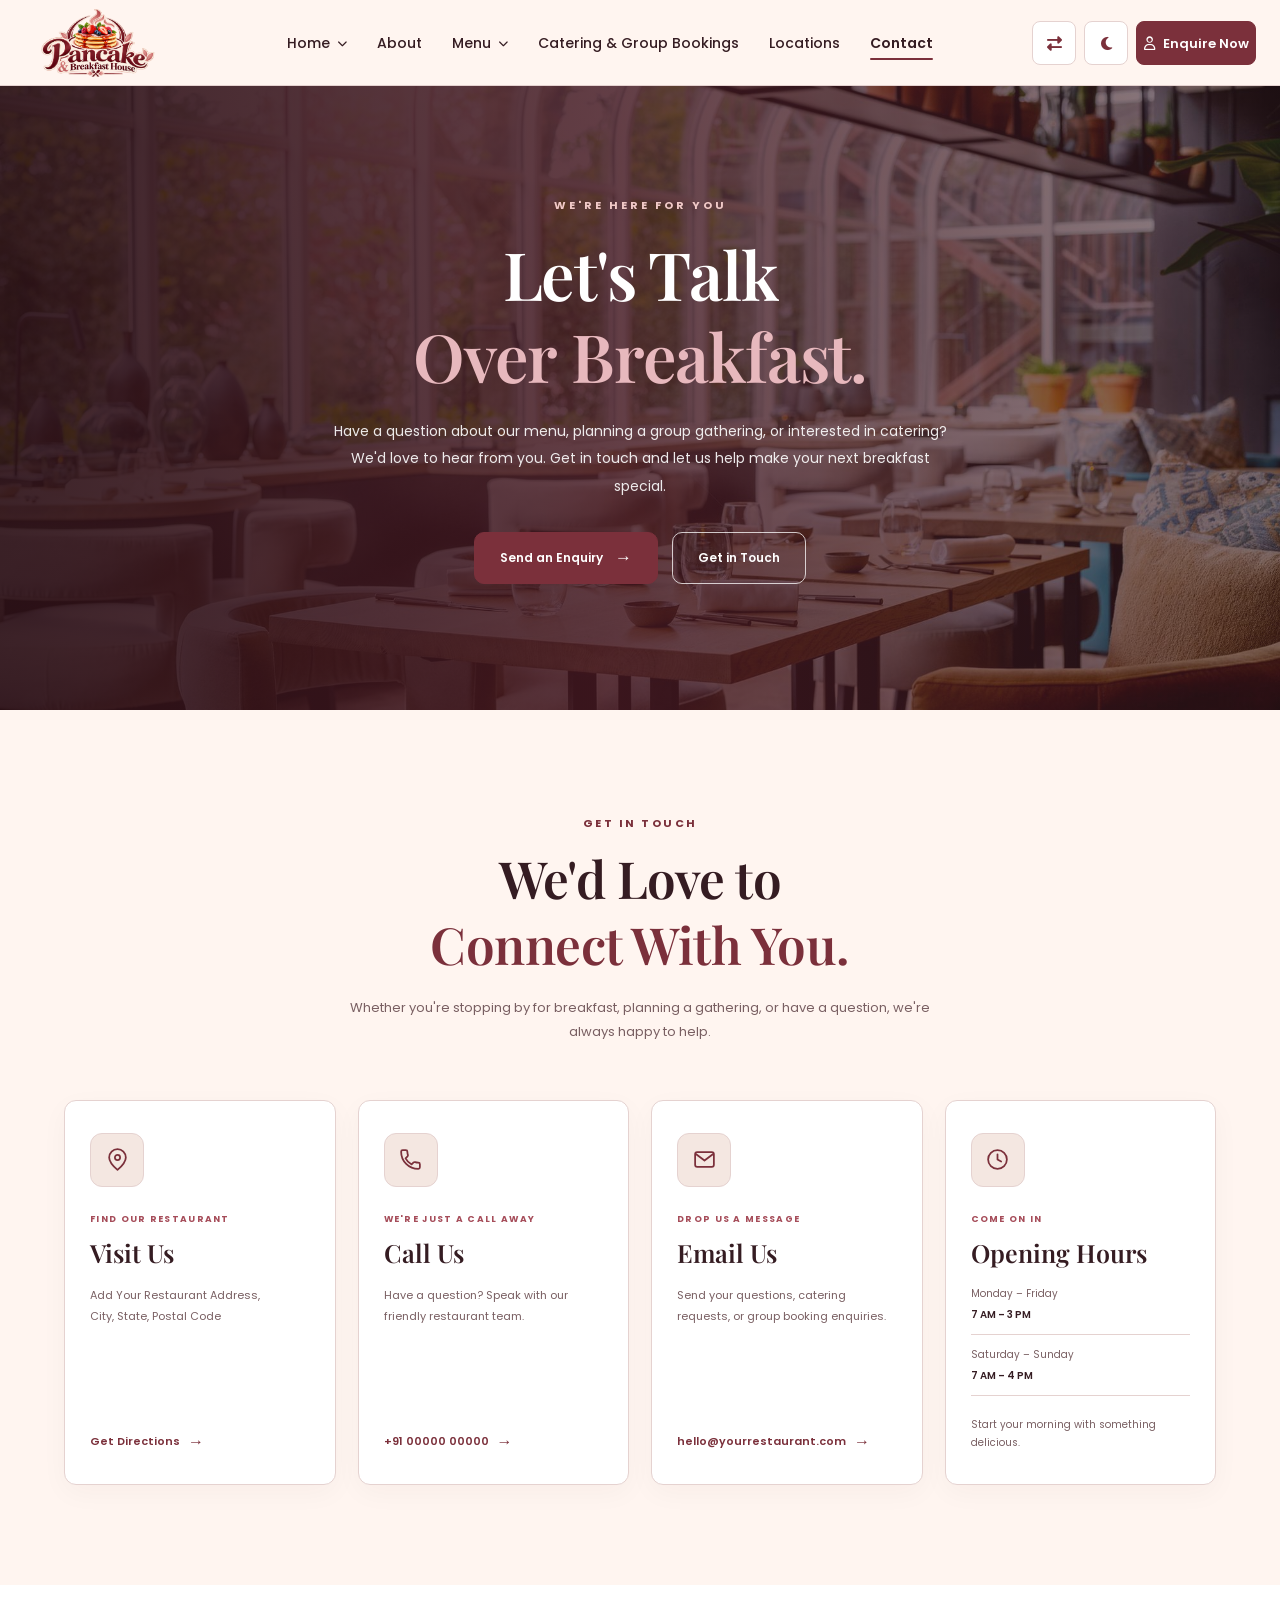
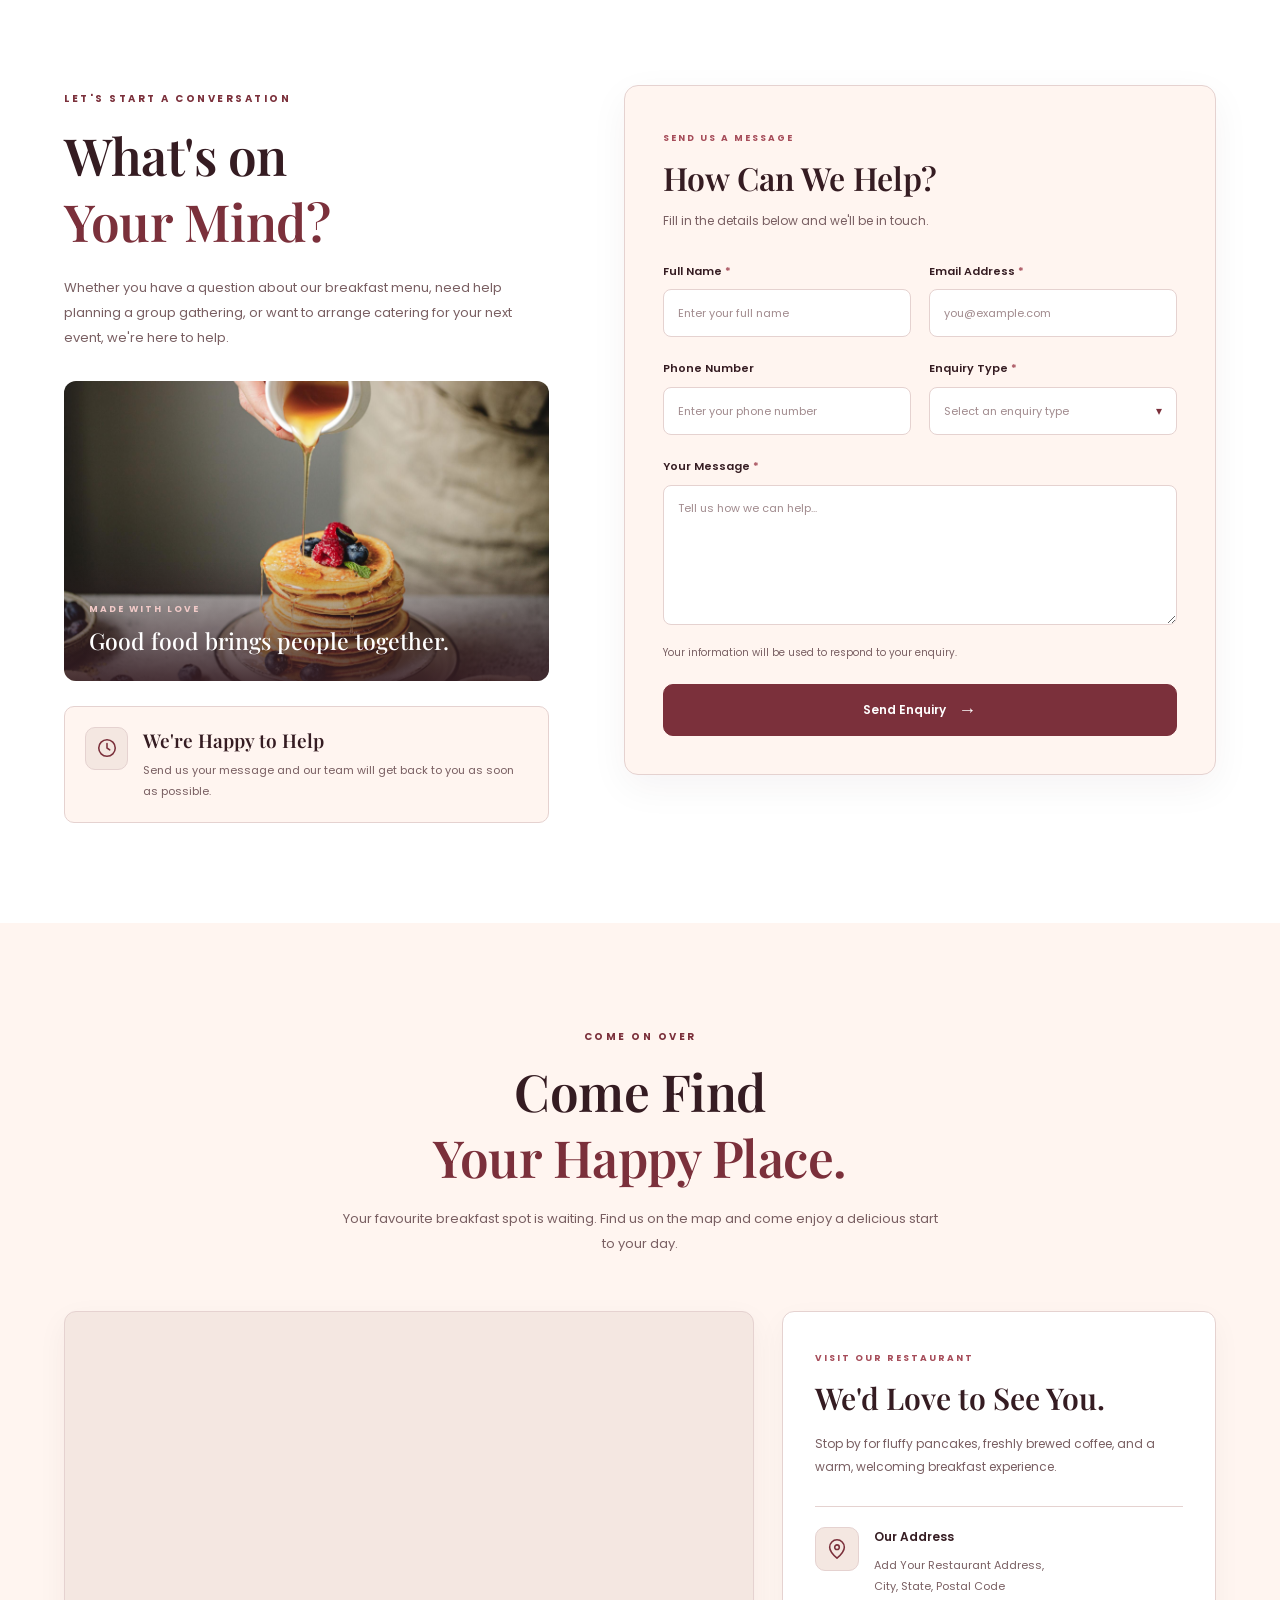
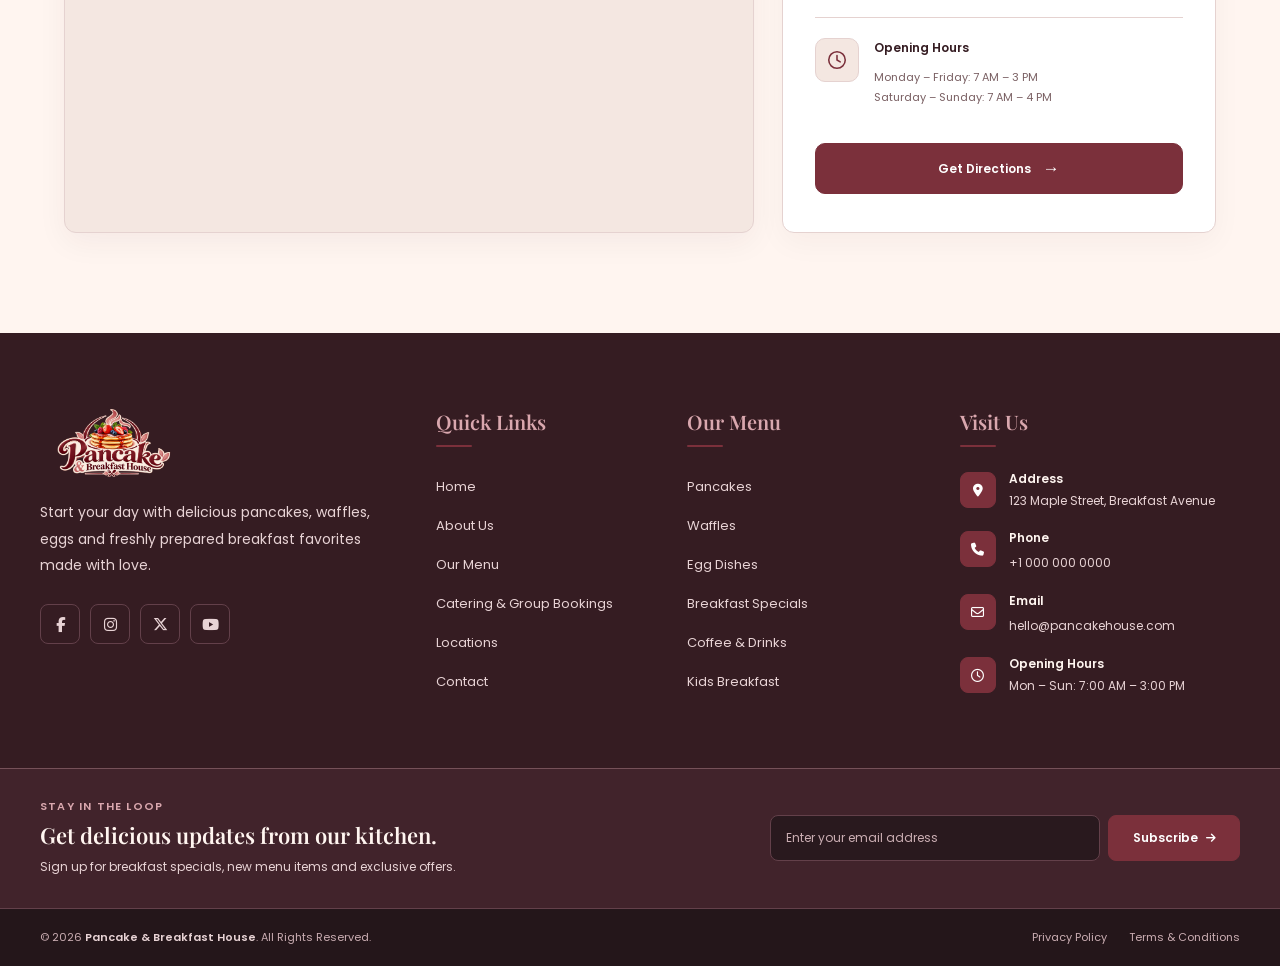
<file: contact.html>
<!DOCTYPE html>
<html lang="en" dir="ltr">

<head>

    <!-- =====================================================
         BASIC META
    ====================================================== -->

    <meta charset="UTF-8">

    <meta
        name="viewport"
        content="width=device-width, initial-scale=1.0"
    >

    <meta
        name="description"
        content="Pancake & Breakfast House - Delicious pancakes, waffles, eggs and breakfast favorites."
    >

    <meta
        name="keywords"
        content="pancake, breakfast, waffles, brunch, breakfast restaurant"
    >

    <meta
        name="author"
        content="Pancake & Breakfast House"
    >


    <!-- =====================================================
         TITLE
    ====================================================== -->

    <title>
        Pancake & Breakfast House
    </title>
    <!-- Favicon -->

  <link rel="icon" type="image/png" href="images/logo.png">


    <!-- =====================================================
         GOOGLE FONTS
    ====================================================== -->

    <link
        rel="preconnect"
        href="https://fonts.googleapis.com"
    >

    <link
        rel="preconnect"
        href="https://fonts.gstatic.com"
        crossorigin
    >

    <link
        href="https://fonts.googleapis.com/css2?family=Playfair+Display:wght@500;600;700&family=Poppins:wght@400;500;600;700&display=swap"
        rel="stylesheet"
    >


    <!-- =====================================================
         FONT AWESOME
    ====================================================== -->

    <link
        rel="stylesheet"
        href="https://cdnjs.cloudflare.com/ajax/libs/font-awesome/6.7.2/css/all.min.css"
    >


    <!-- =====================================================
         MAIN CSS
    ====================================================== -->

    <link
        rel="stylesheet"
        href="css/style.css"
    >
    <link
        rel="stylesheet"
        href="css/responsive.css"
    >

</head>


<body>


    <!-- =====================================================
         HEADER
    ====================================================== -->

    <header
        class="site-header"
        id="siteHeader"
    >

        <div class="header-container">


            <!-- =================================================
                 LOGO
            ================================================== -->

            <a
                href="index.html"
                class="site-logo"
                aria-label="Pancake & Breakfast House Home"
            >

                <img
                    src="images/logo.png"
                    alt="Pancake & Breakfast House Logo"
                >

            </a>


            <!-- =================================================
                 MAIN NAVIGATION

                 IMPORTANT:
                 This SAME navigation is used for:
                 Desktop
                 Tablet
                 iPad Pro
                 iPad Mini
                 Mobile
            ================================================== -->

            <nav
                class="main-nav"
                id="mainNav"
                aria-label="Main Navigation"
            >


                <!-- =============================================
                     HOME DROPDOWN
                ============================================== -->

                <div class="nav-dropdown">

                    <button
                        type="button"
                        class="nav-dropdown-toggle"
                        aria-expanded="false"
                        aria-haspopup="true"
                    >

                        <span>
                            Home
                        </span>

                        <i
                            class="fa-solid fa-chevron-down"
                            aria-hidden="true"
                        ></i>

                    </button>


                    <div class="nav-dropdown-menu">

                        <a
                            href="index.html"
                            
                        >
                            Home 1
                        </a>

                        <a
                            href="home2.html"
                        >
                            Home 2
                        </a>

                    </div>

                </div>


                <!-- =============================================
                     ABOUT
                ============================================== -->

                <a
                    href="about.html"
                    class="nav-link"
                >
                    About
                </a>


                <!-- =============================================
                     MENU DROPDOWN
                ============================================== -->

                <div class="nav-dropdown">

                    <button
                        type="button"
                        class="nav-dropdown-toggle"
                        aria-expanded="false"
                        aria-haspopup="true"
                    >

                        <span>
                            Menu
                        </span>

                        <i
                            class="fa-solid fa-chevron-down"
                            aria-hidden="true"
                        ></i>

                    </button>


                    <div class="nav-dropdown-menu">

                        <a
                            href="pancake.html"
                        >
                            Pancakes
                        </a>

                        <a
                            href="waffles.html"
                        >
                            Waffles
                        </a>

                        <a
                            href="egg-dishes.html"
                        >
                            Egg Dishes
                        </a>

                        

                    </div>

                </div>


                <!-- =============================================
                     CATERING & GROUP BOOKINGS
                ============================================== -->

                <a
                    href="catering.html"
                    class="nav-link"
                >
                    Catering &amp; Group Bookings
                </a>


                <!-- =============================================
                     LOCATIONS
                ============================================== -->

                <a
                    href="locations.html"
                    class="nav-link"
                >
                    Locations
                </a>


                <!-- =============================================
                     CONTACT
                ============================================== -->

                <a
                    href="contact.html"
                    class="nav-link active"
                >
                    Contact
                </a>


                <!-- =============================================
                     HEADER CONTROLS

                     IMPORTANT:
                     These remain INSIDE the SAME main-nav.

                     Desktop:
                     RTL + Dark Mode + Login → right side

                     Responsive:
                     RTL + Dark Mode + Login → inside
                     hamburger menu
                ============================================== -->

                <div
                    class="header-controls"
                    id="headerControls"
                >


                    <!-- =========================================
                         RTL BUTTON
                    ========================================== -->

                    <button
                        type="button"
                        class="header-control-btn rtl-toggle"
                        id="rtlToggle"
                        aria-label="Switch to RTL mode"
                        title="RTL Mode"
                    >

                        <i
                            class="fa-solid fa-right-left"
                            aria-hidden="true"
                        ></i>

                    </button>


                    <!-- =========================================
                         DARK MODE BUTTON
                    ========================================== -->

                    <button
                        type="button"
                        class="header-control-btn dark-mode-toggle"
                        id="darkModeToggle"
                        aria-label="Enable dark mode"
                        title="Dark Mode"
                    >

                        <i
                            class="fa-solid fa-moon"
                            aria-hidden="true"
                        ></i>

                    </button>


                    <!-- =========================================
                         LOGIN
                    ========================================== -->

                     <a
                        href="enquire.html"
                        class="login-btn"
                    >

                        <i
                            class="fa-regular fa-user"
                            aria-hidden="true"
                        ></i>

                        <span>
                            Enquire Now
                        </span>

                    </a>

                </div>

            </nav>


            <!-- =================================================
                 HAMBURGER BUTTON

                 Controls the SAME #mainNav
            ================================================== -->

            <button
                type="button"
                class="menu-toggle"
                id="menuToggle"
                aria-label="Open navigation menu"
                aria-expanded="false"
                aria-controls="mainNav"
            >

                <i
                    class="fa-solid fa-bars"
                    aria-hidden="true"
                ></i>

            </button>


        </div>

    </header>


    <!-- =====================================================
         MAIN CONTENT
    ====================================================== -->

    <main id="mainContent">
<!-- =========================================================
     CONTACT PAGE — SECTION 01: CONTACT HERO
========================================================= -->

<section class="contact-hero" id="contactHero">

    <!-- Background Image -->
    <div class="contact-hero-background">

        <img
            src="images/contact-hero.jpg"
            alt="Warm homestyle breakfast table with pancakes, waffles, and coffee"
            fetchpriority="high"
        >

    </div>


    <!-- Background Overlay -->
    <div class="contact-hero-overlay"></div>


    <!-- Hero Content Container -->
    <div class="contact-hero-container">

        <div class="contact-hero-content">

            <!-- Eyebrow -->
            <span class="contact-hero-eyebrow">
                WE'RE HERE FOR YOU
            </span>


            <!-- Main Heading -->
            <h1 class="contact-hero-title">
                Let's Talk
                <span>Over Breakfast.</span>
            </h1>


            <!-- Description -->
            <p class="contact-hero-description">
                Have a question about our menu, planning a group gathering,
                or interested in catering? We'd love to hear from you.
                Get in touch and let us help make your next breakfast special.
            </p>


            <!-- Hero Buttons -->
            <div class="contact-hero-actions">

                <a
                    href="#contactEnquiry"
                    class="contact-hero-btn contact-hero-btn-primary"
                >
                    Send an Enquiry
                    <span aria-hidden="true">&rarr;</span>
                </a>

                <a
                    href="#contactInformation"
                    class="contact-hero-btn contact-hero-btn-secondary"
                >
                    Get in Touch
                </a>

            </div>


            

        </div>

    </div>

</section>
<!-- =========================================================
     CONTACT PAGE — SECTION 02: CONTACT INFORMATION
========================================================= -->

<section class="contact-information" id="contactInformation">

    <div class="contact-information-container">

        <!-- Section Heading -->
        <div class="contact-information-heading">

            <span class="contact-information-eyebrow">
                GET IN TOUCH
            </span>

            <h2 class="contact-information-title">
                We'd Love to
                <span>Connect With You.</span>
            </h2>

            <p class="contact-information-description">
                Whether you're stopping by for breakfast, planning a
                gathering, or have a question, we're always happy to help.
            </p>

        </div>


        <!-- Contact Information Cards -->
        <div class="contact-information-grid">


            <!-- CARD 01: VISIT US -->
            <article class="contact-information-card">

                <div class="contact-information-icon">

                    <svg
                        viewBox="0 0 24 24"
                        fill="none"
                        xmlns="http://www.w3.org/2000/svg"
                        aria-hidden="true"
                    >
                        <path
                            d="M20 10C20 15 12 22 12 22S4 15 4 10C4 5.58 7.58 2 12 2S20 5.58 20 10Z"
                            stroke="currentColor"
                            stroke-width="1.7"
                            stroke-linecap="round"
                            stroke-linejoin="round"
                        />
                        <circle
                            cx="12"
                            cy="10"
                            r="2.5"
                            stroke="currentColor"
                            stroke-width="1.7"
                        />
                    </svg>

                </div>

                <span class="contact-information-card-label">
                    FIND OUR RESTAURANT
                </span>

                <h3 class="contact-information-card-title">
                    Visit Us
                </h3>

                <p class="contact-information-card-text">
                    Add Your Restaurant Address,<br>
                    City, State, Postal Code
                </p>

                <a
                    href="#contactMap"
                    class="contact-information-card-link"
                >
                    Get Directions
                    <span aria-hidden="true">&rarr;</span>
                </a>

            </article>


            <!-- CARD 02: CALL US -->
            <article class="contact-information-card">

                <div class="contact-information-icon">

                    <svg
                        viewBox="0 0 24 24"
                        fill="none"
                        xmlns="http://www.w3.org/2000/svg"
                        aria-hidden="true"
                    >
                        <path
                            d="M21 16.5V19.5C21 20.33 20.33 21 19.5 21C10.39 21 3 13.61 3 4.5C3 3.67 3.67 3 4.5 3H7.5C8.33 3 9 3.67 9 4.5C9 5.57 9.17 6.61 9.49 7.58C9.66 8.09 9.53 8.65 9.15 9.03L7.27 10.91C8.65 13.58 10.42 15.35 13.09 16.73L14.97 14.85C15.35 14.47 15.91 14.34 16.42 14.51C17.39 14.83 18.43 15 19.5 15C20.33 15 21 15.67 21 16.5Z"
                            stroke="currentColor"
                            stroke-width="1.7"
                            stroke-linecap="round"
                            stroke-linejoin="round"
                        />
                    </svg>

                </div>

                <span class="contact-information-card-label">
                    WE'RE JUST A CALL AWAY
                </span>

                <h3 class="contact-information-card-title">
                    Call Us
                </h3>

                <p class="contact-information-card-text">
                    Have a question? Speak with our
                    friendly restaurant team.
                </p>

                <a
                    href="tel:+910000000000"
                    class="contact-information-card-link"
                >
                    +91 00000 00000
                    <span aria-hidden="true">&rarr;</span>
                </a>

            </article>


            <!-- CARD 03: EMAIL US -->
            <article class="contact-information-card">

                <div class="contact-information-icon">

                    <svg
                        viewBox="0 0 24 24"
                        fill="none"
                        xmlns="http://www.w3.org/2000/svg"
                        aria-hidden="true"
                    >
                        <rect
                            x="3"
                            y="5"
                            width="18"
                            height="14"
                            rx="2"
                            stroke="currentColor"
                            stroke-width="1.7"
                        />
                        <path
                            d="M4 7L12 13L20 7"
                            stroke="currentColor"
                            stroke-width="1.7"
                            stroke-linecap="round"
                            stroke-linejoin="round"
                        />
                    </svg>

                </div>

                <span class="contact-information-card-label">
                    DROP US A MESSAGE
                </span>

                <h3 class="contact-information-card-title">
                    Email Us
                </h3>

                <p class="contact-information-card-text">
                    Send your questions, catering requests,
                    or group booking enquiries.
                </p>

                <a
                    href="mailto:hello@yourrestaurant.com"
                    class="contact-information-card-link"
                >
                    hello@yourrestaurant.com
                    <span aria-hidden="true">&rarr;</span>
                </a>

            </article>


            <!-- CARD 04: OPENING HOURS -->
            <article class="contact-information-card">

                <div class="contact-information-icon">

                    <svg
                        viewBox="0 0 24 24"
                        fill="none"
                        xmlns="http://www.w3.org/2000/svg"
                        aria-hidden="true"
                    >
                        <circle
                            cx="12"
                            cy="12"
                            r="9"
                            stroke="currentColor"
                            stroke-width="1.7"
                        />
                        <path
                            d="M12 7V12L15.5 14"
                            stroke="currentColor"
                            stroke-width="1.7"
                            stroke-linecap="round"
                            stroke-linejoin="round"
                        />
                    </svg>

                </div>

                <span class="contact-information-card-label">
                    COME ON IN
                </span>

                <h3 class="contact-information-card-title">
                    Opening Hours
                </h3>

                <div class="contact-information-hours">

                    <div class="contact-information-hours-row">
                        <span>Monday – Friday</span>
                        <span>7 AM – 3 PM</span>
                    </div>

                    <div class="contact-information-hours-row">
                        <span>Saturday – Sunday</span>
                        <span>7 AM – 4 PM</span>
                    </div>

                </div>

                <p class="contact-information-card-note">
                    Start your morning with something delicious.
                </p>

            </article>


        </div>

    </div>

</section>
<!-- =========================================================
     CONTACT PAGE — SECTION 03: CONTACT ENQUIRY FORM
========================================================= -->

<section class="contact-enquiry" id="contactEnquiry">

    <div class="contact-enquiry-container">

        <!-- =================================================
             LEFT SIDE — INTRODUCTION
        ================================================== -->

        <div class="contact-enquiry-content">

            <span class="contact-enquiry-eyebrow">
                LET'S START A CONVERSATION
            </span>

            <h2 class="contact-enquiry-title">
                What's on
                <span>Your Mind?</span>
            </h2>

            <p class="contact-enquiry-description">
                Whether you have a question about our breakfast menu,
                need help planning a group gathering, or want to arrange
                catering for your next event, we're here to help.
            </p>

            <!-- Contact Image -->

            <div class="contact-enquiry-image">

                <img
                    src="images/contact-enquiry.jpg"
                    alt="Fresh pancakes with berries and maple syrup served for breakfast"
                    loading="lazy"
                >

                <div class="contact-enquiry-image-overlay">

                    <span class="contact-enquiry-image-label">
                        MADE WITH LOVE
                    </span>

                    <p>
                        Good food brings people together.
                    </p>

                </div>

            </div>

            <!-- Response Information -->

            <div class="contact-enquiry-note">

                <div class="contact-enquiry-note-icon">
                    <svg
                        viewBox="0 0 24 24"
                        fill="none"
                        xmlns="http://www.w3.org/2000/svg"
                        aria-hidden="true"
                    >
                        <circle
                            cx="12"
                            cy="12"
                            r="9"
                            stroke="currentColor"
                            stroke-width="1.7"
                        />
                        <path
                            d="M12 7V12L15 14"
                            stroke="currentColor"
                            stroke-width="1.7"
                            stroke-linecap="round"
                            stroke-linejoin="round"
                        />
                    </svg>
                </div>

                <div class="contact-enquiry-note-content">

                    <h3>
                        We're Happy to Help
                    </h3>

                    <p>
                        Send us your message and our team will get
                        back to you as soon as possible.
                    </p>

                </div>

            </div>

        </div>


        <!-- =================================================
             RIGHT SIDE — ENQUIRY FORM
        ================================================== -->

        <div class="contact-enquiry-form-wrapper">

            <div class="contact-enquiry-form-heading">

                <span class="contact-enquiry-form-eyebrow">
                    SEND US A MESSAGE
                </span>

                <h3 class="contact-enquiry-form-title">
                    How Can We Help?
                </h3>

                <p class="contact-enquiry-form-description">
                    Fill in the details below and we'll be in touch.
                </p>

            </div>


            <!-- Enquiry Form -->

            <form
                class="contact-enquiry-form"
                id="contactEnquiryForm"
                action="#"
                method="post"
            >

                <!-- Full Name -->

                <div class="contact-enquiry-field">

                    <label for="contactFullName">
                        Full Name <span aria-hidden="true">*</span>
                    </label>

                    <input
                        type="text"
                        id="contactFullName"
                        name="fullName"
                        placeholder="Enter your full name"
                        autocomplete="name"
                        required
                    >

                </div>


                <!-- Email Address -->

                <div class="contact-enquiry-field">

                    <label for="contactEmail">
                        Email Address <span aria-hidden="true">*</span>
                    </label>

                    <input
                        type="email"
                        id="contactEmail"
                        name="email"
                        placeholder="you@example.com"
                        autocomplete="email"
                        required
                    >

                </div>


                <!-- Phone Number -->

                <div class="contact-enquiry-field">

                    <label for="contactPhone">
                        Phone Number
                    </label>

                    <input
                        type="tel"
                        id="contactPhone"
                        name="phone"
                        placeholder="Enter your phone number"
                        autocomplete="tel"
                    >

                </div>


                <!-- Enquiry Type -->

                <div class="contact-enquiry-field">

                    <label for="contactEnquiryType">
                        Enquiry Type <span aria-hidden="true">*</span>
                    </label>

                    <div class="contact-enquiry-select-wrapper">

                        <select
                            id="contactEnquiryType"
                            name="enquiryType"
                            required
                        >

                            <option value="" disabled selected>
                                Select an enquiry type
                            </option>

                            <option value="general">
                                General Question
                            </option>

                            <option value="menu">
                                Menu and Dietary Questions
                            </option>

                            <option value="catering">
                                Catering Enquiry
                            </option>

                            <option value="group-booking">
                                Group Booking
                            </option>

                            <option value="feedback">
                                Feedback or Suggestion
                            </option>

                            <option value="other">
                                Other
                            </option>

                        </select>

                        <span
                            class="contact-enquiry-select-arrow"
                            aria-hidden="true"
                        >
                            &#9662;
                        </span>

                    </div>

                </div>


                <!-- Message -->

                <div class="contact-enquiry-field contact-enquiry-field-full">

                    <label for="contactMessage">
                        Your Message <span aria-hidden="true">*</span>
                    </label>

                    <textarea
                        id="contactMessage"
                        name="message"
                        rows="5"
                        placeholder="Tell us how we can help..."
                        required
                    ></textarea>

                </div>


                <!-- Privacy Note -->

                <p class="contact-enquiry-privacy">
                    Your information will be used to respond to your enquiry.
                </p>


                <!-- Submit Button -->

                <button
                    type="submit"
                    class="contact-enquiry-submit"
                >

                    <span>Send Enquiry</span>

                    <span
                        class="contact-enquiry-submit-arrow"
                        aria-hidden="true"
                    >
                        &rarr;
                    </span>

                </button>

            </form>

        </div>

    </div>

</section>
<!-- =========================================================
     CONTACT PAGE — SECTION 04: GOOGLE MAP & DIRECTIONS
========================================================= -->

<section class="contact-map" id="contactMap">

    <div class="contact-map-container">

        <!-- SECTION HEADING -->

        <div class="contact-map-heading">

            <span class="contact-map-eyebrow">
                COME ON OVER
            </span>

            <h2 class="contact-map-title">
                Come Find
                <span>Your Happy Place.</span>
            </h2>

            <p class="contact-map-description">
                Your favourite breakfast spot is waiting.
                Find us on the map and come enjoy a delicious start to your day.
            </p>

        </div>


        <!-- MAP AND LOCATION DETAILS -->

        <div class="contact-map-layout">


            <!-- GOOGLE MAP -->

            <div class="contact-map-frame">

                <iframe
                    src="https://maps.google.com/maps?q=Tiruppur%2C%20Tamil%20Nadu%2C%20India&t=&z=14&ie=UTF8&iwloc=&output=embed"
                    title="Google Map showing the restaurant location"
                    loading="lazy"
                    referrerpolicy="no-referrer-when-downgrade"
                    allowfullscreen
                ></iframe>

            </div>


            <!-- LOCATION INFORMATION -->

            <div class="contact-map-details">

                <span class="contact-map-details-eyebrow">
                    VISIT OUR RESTAURANT
                </span>

                <h3 class="contact-map-details-title">
                    We'd Love to See You.
                </h3>

                <p class="contact-map-details-description">
                    Stop by for fluffy pancakes, freshly brewed coffee,
                    and a warm, welcoming breakfast experience.
                </p>


                <!-- ADDRESS -->

                <div class="contact-map-detail-item">

                    <div class="contact-map-detail-icon">

                        <svg
                            viewBox="0 0 24 24"
                            fill="none"
                            xmlns="http://www.w3.org/2000/svg"
                            aria-hidden="true"
                        >
                            <path
                                d="M20 10C20 15 12 22 12 22S4 15 4 10C4 5.58 7.58 2 12 2S20 5.58 20 10Z"
                                stroke="currentColor"
                                stroke-width="1.7"
                                stroke-linecap="round"
                                stroke-linejoin="round"
                            />

                            <circle
                                cx="12"
                                cy="10"
                                r="2.5"
                                stroke="currentColor"
                                stroke-width="1.7"
                            />
                        </svg>

                    </div>

                    <div class="contact-map-detail-content">

                        <h4>Our Address</h4>

                        <p>
                            Add Your Restaurant Address,<br>
                            City, State, Postal Code
                        </p>

                    </div>

                </div>


                <!-- OPENING HOURS -->

                <div class="contact-map-detail-item">

                    <div class="contact-map-detail-icon">

                        <svg
                            viewBox="0 0 24 24"
                            fill="none"
                            xmlns="http://www.w3.org/2000/svg"
                            aria-hidden="true"
                        >
                            <circle
                                cx="12"
                                cy="12"
                                r="9"
                                stroke="currentColor"
                                stroke-width="1.7"
                            />

                            <path
                                d="M12 7V12L15.5 14"
                                stroke="currentColor"
                                stroke-width="1.7"
                                stroke-linecap="round"
                                stroke-linejoin="round"
                            />
                        </svg>

                    </div>

                    <div class="contact-map-detail-content">

                        <h4>Opening Hours</h4>

                        <p>
                            Monday – Friday: 7 AM – 3 PM<br>
                            Saturday – Sunday: 7 AM – 4 PM
                        </p>

                    </div>

                </div>


                <!-- DIRECTIONS BUTTON -->

                <a
                    href="https://www.google.com/maps/search/?api=1&query=Tiruppur%2C+Tamil+Nadu%2C+India"
                    class="contact-map-directions-btn"
                    target="_blank"
                    rel="noopener noreferrer"
                >
                    Get Directions

                    <span aria-hidden="true">&rarr;</span>
                </a>

            </div>

        </div>

    </div>

</section>
</main>
<!-- =========================================================
     FOOTER
========================================================= -->

<footer class="site-footer" id="siteFooter">


    <!-- =====================================================
         FOOTER MAIN
    ====================================================== -->

    <div class="footer-main">

        <div class="footer-container">


            <!-- =================================================
                 BRAND COLUMN
            ================================================== -->

            <div class="footer-column footer-brand-column">

                <a
                    href="index.html"
                    class="footer-logo"
                    aria-label="Pancake & Breakfast House Home"
                >

                    <img
                        src="images/logo.png"
                        alt="Pancake & Breakfast House Logo"
                    >

                </a>


                <p class="footer-description">

                    Start your day with delicious pancakes,
                    waffles, eggs and freshly prepared
                    breakfast favorites made with love.

                </p>


                <!-- =============================================
                     SOCIAL LINKS
                ============================================== -->

                <div
                    class="footer-social"
                    aria-label="Social Media Links"
                >

                    <a
                        href="#"
                        class="footer-social-link"
                        aria-label="Facebook"
                        title="Facebook"
                    >

                        <i
                            class="fa-brands fa-facebook-f"
                            aria-hidden="true"
                        ></i>

                    </a>


                    <a
                        href="#"
                        class="footer-social-link"
                        aria-label="Instagram"
                        title="Instagram"
                    >

                        <i
                            class="fa-brands fa-instagram"
                            aria-hidden="true"
                        ></i>

                    </a>


                    <a
                        href="#"
                        class="footer-social-link"
                        aria-label="X"
                        title="X"
                    >

                        <i
                            class="fa-brands fa-x-twitter"
                            aria-hidden="true"
                        ></i>

                    </a>


                    <a
                        href="#"
                        class="footer-social-link"
                        aria-label="YouTube"
                        title="YouTube"
                    >

                        <i
                            class="fa-brands fa-youtube"
                            aria-hidden="true"
                        ></i>

                    </a>

                </div>

            </div>


            <!-- =================================================
                 QUICK LINKS
            ================================================== -->

            <div class="footer-column">

                <h3 class="footer-title">
                    Quick Links
                </h3>


                <ul class="footer-links">

                    <li>
                        <a href="index.html">
                            Home
                        </a>
                    </li>

                    <li>
                        <a href="about.html">
                            About Us
                        </a>
                    </li>

                    <li>
                        <a href="menu.html">
                            Our Menu
                        </a>
                    </li>

                    <li>
                        <a href="catering.html">
                            Catering &amp; Group Bookings
                        </a>
                    </li>

                    <li>
                        <a href="locations.html">
                            Locations
                        </a>
                    </li>

                    <li>
                        <a href="contact.html">
                            Contact
                        </a>
                    </li>

                </ul>

            </div>


            <!-- =================================================
                 MENU LINKS
            ================================================== -->

            <div class="footer-column">

                <h3 class="footer-title">
                    Our Menu
                </h3>


                <ul class="footer-links">

                    <li>
                        <a href="menu.html#pancakes">
                            Pancakes
                        </a>
                    </li>

                    <li>
                        <a href="menu.html#waffles">
                            Waffles
                        </a>
                    </li>

                    <li>
                        <a href="menu.html#egg-dishes">
                            Egg Dishes
                        </a>
                    </li>

                    <li>
                        <a href="menu.html#breakfast-specials">
                            Breakfast Specials
                        </a>
                    </li>

                    <li>
                        <a href="menu.html#drinks">
                            Coffee &amp; Drinks
                        </a>
                    </li>

                    <li>
                        <a href="menu.html#kids">
                            Kids Breakfast
                        </a>
                    </li>

                </ul>

            </div>


            <!-- =================================================
                 CONTACT / HOURS
            ================================================== -->

            <div class="footer-column footer-contact-column">

                <h3 class="footer-title">
                    Visit Us
                </h3>


                <!-- ADDRESS -->

                <div class="footer-contact-item">

                    <span class="footer-contact-icon">

                        <i
                            class="fa-solid fa-location-dot"
                            aria-hidden="true"
                        ></i>

                    </span>

                    <div>

                        <span class="footer-contact-label">
                            Address
                        </span>

                        <p>
                            123 Maple Street,
                            Breakfast Avenue
                        </p>

                    </div>

                </div>


                <!-- PHONE -->

                <div class="footer-contact-item">

                    <span class="footer-contact-icon">

                        <i
                            class="fa-solid fa-phone"
                            aria-hidden="true"
                        ></i>

                    </span>

                    <div>

                        <span class="footer-contact-label">
                            Phone
                        </span>

                        <a href="tel:+10000000000">
                            +1 000 000 0000
                        </a>

                    </div>

                </div>


                <!-- EMAIL -->

                <div class="footer-contact-item">

                    <span class="footer-contact-icon">

                        <i
                            class="fa-regular fa-envelope"
                            aria-hidden="true"
                        ></i>

                    </span>

                    <div>

                        <span class="footer-contact-label">
                            Email
                        </span>

                        <a href="mailto:hello@pancakehouse.com">
                            hello@pancakehouse.com
                        </a>

                    </div>

                </div>


                <!-- HOURS -->

                <div class="footer-contact-item">

                    <span class="footer-contact-icon">

                        <i
                            class="fa-regular fa-clock"
                            aria-hidden="true"
                        ></i>

                    </span>

                    <div>

                        <span class="footer-contact-label">
                            Opening Hours
                        </span>

                        <p>
                            Mon – Sun: 7:00 AM – 3:00 PM
                        </p>

                    </div>

                </div>

            </div>


        </div>

    </div>


    <!-- =====================================================
         FOOTER CTA / NEWSLETTER
    ====================================================== -->

    <div class="footer-newsletter">

        <div class="footer-container footer-newsletter-container">


            <div class="footer-newsletter-content">

                <span class="footer-newsletter-label">
                    Stay in the loop
                </span>

                <h3>
                    Get delicious updates from our kitchen.
                </h3>

                <p>
                    Sign up for breakfast specials,
                    new menu items and exclusive offers.
                </p>

            </div>


            <form
                class="footer-newsletter-form"
                action="#"
                method="post"
            >

                <label
                    for="footerEmail"
                    class="sr-only"
                >
                    Email Address
                </label>

                <input
                    type="email"
                    id="footerEmail"
                    name="email"
                    placeholder="Enter your email address"
                    autocomplete="email"
                    required
                >

                <button
                    type="submit"
                    class="footer-newsletter-btn"
                >

                    Subscribe

                    <i
                        class="fa-solid fa-arrow-right"
                        aria-hidden="true"
                    ></i>

                </button>

            </form>

        </div>

    </div>


    <!-- =====================================================
         FOOTER BOTTOM
    ====================================================== -->

    <div class="footer-bottom">

        <div class="footer-container footer-bottom-container">


            <p class="footer-copyright">

                © 2026
                <strong>Pancake &amp; Breakfast House</strong>.
                All Rights Reserved.

            </p>


            <div class="footer-bottom-links">

                <a href="privacy.html">
                    Privacy Policy
                </a>

                <a href="terms.html">
                    Terms &amp; Conditions
                </a>

            </div>


        </div>

    </div>


</footer>

    <!-- =====================================================
         JAVASCRIPT
    ====================================================== -->

<!-- Scroll to Top Button -->
<button
    class="scroll-top-btn"
    id="scrollTopBtn"
    type="button"
    aria-label="Scroll to top"
    title="Back to top"
>
    <i class="fa-solid fa-arrow-up" aria-hidden="true"></i>
</button>

    <script
        src="js/script.js"
    ></script>
    <script src="js/site-settings.js"></script>

</body>

</html>
</file>
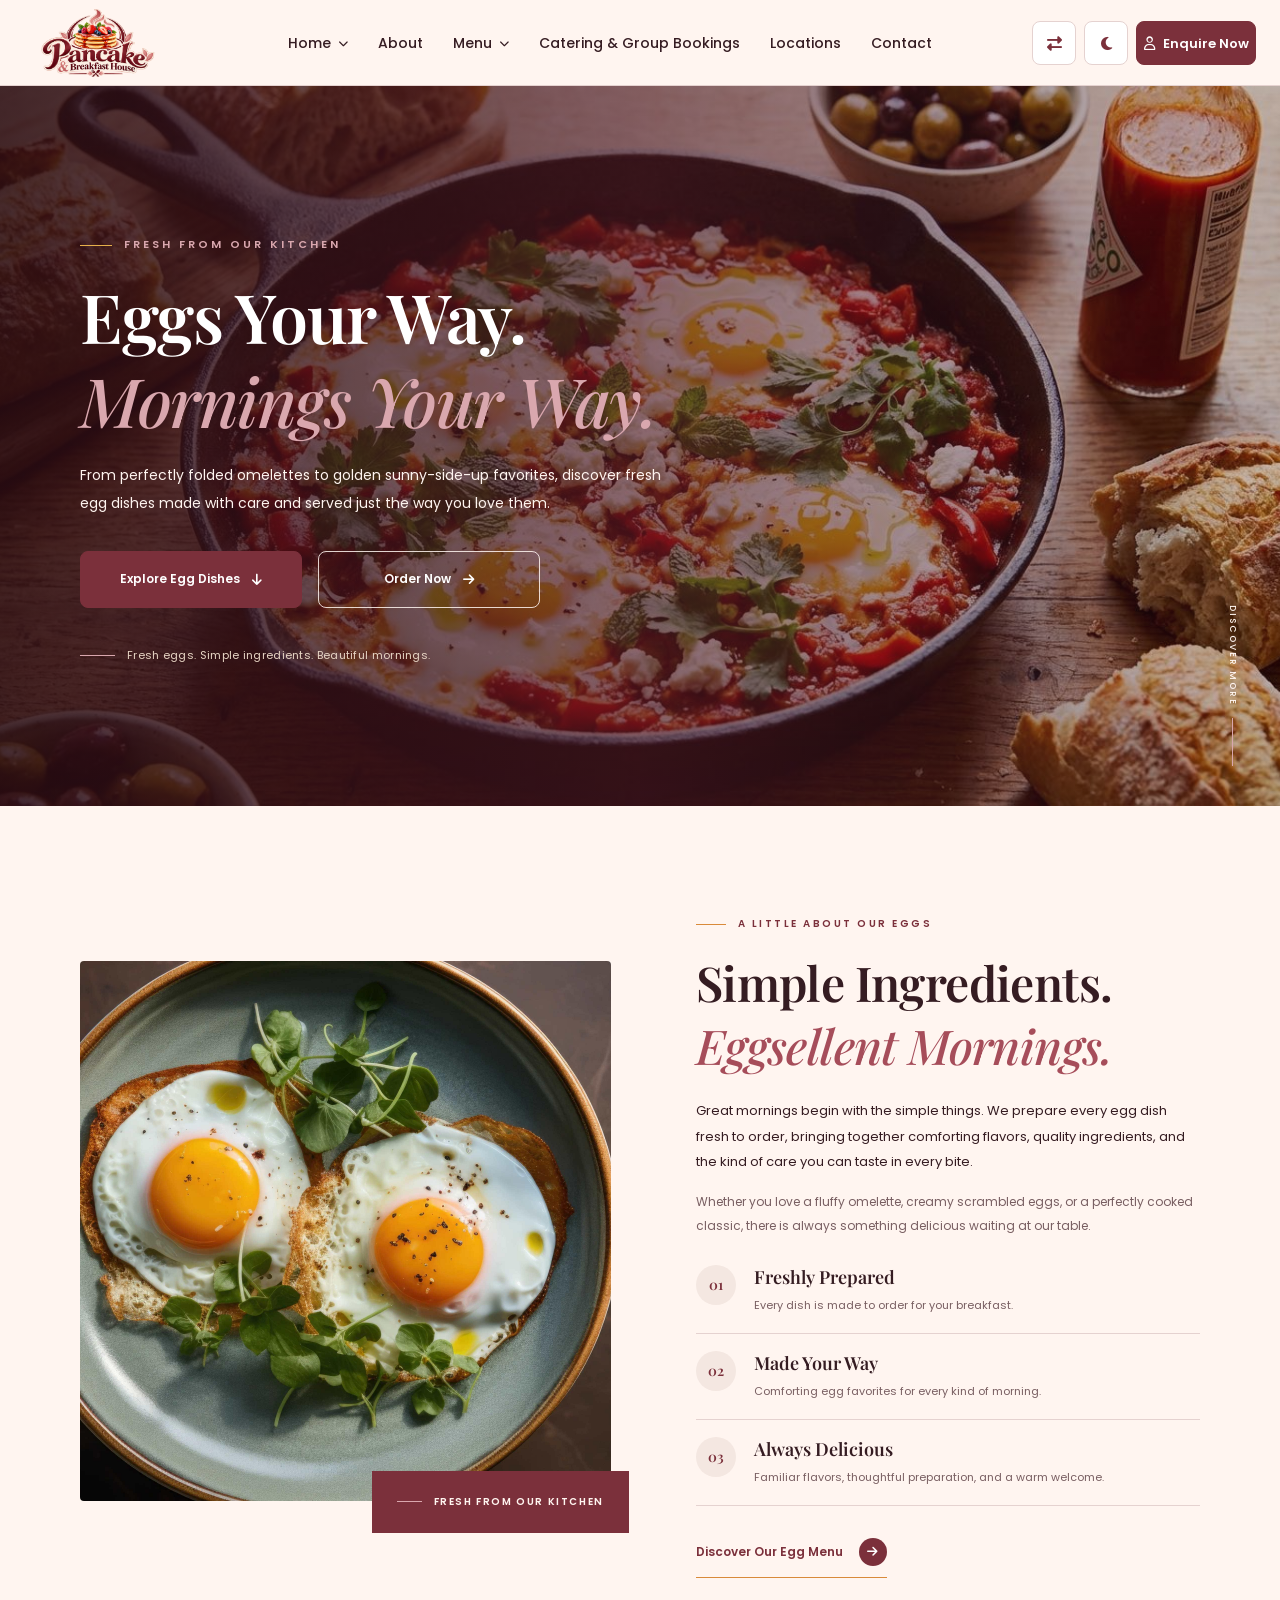
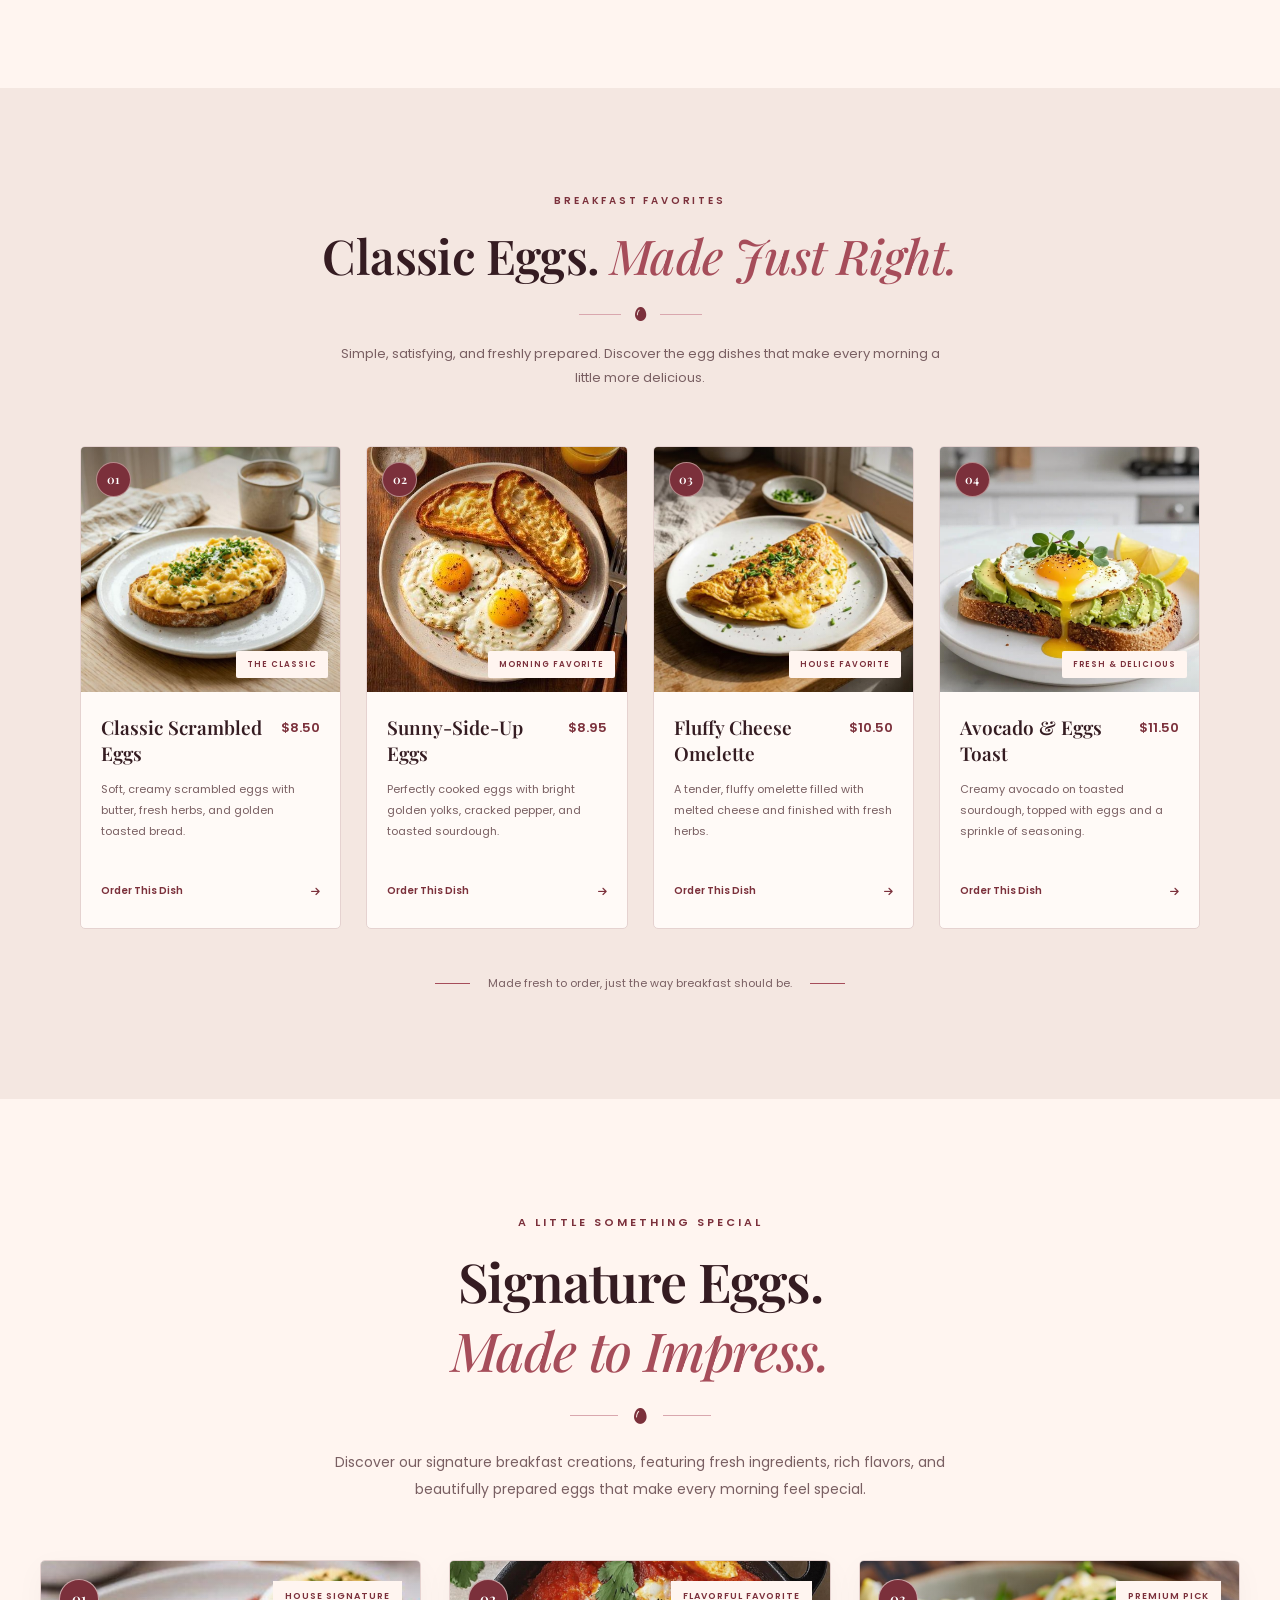
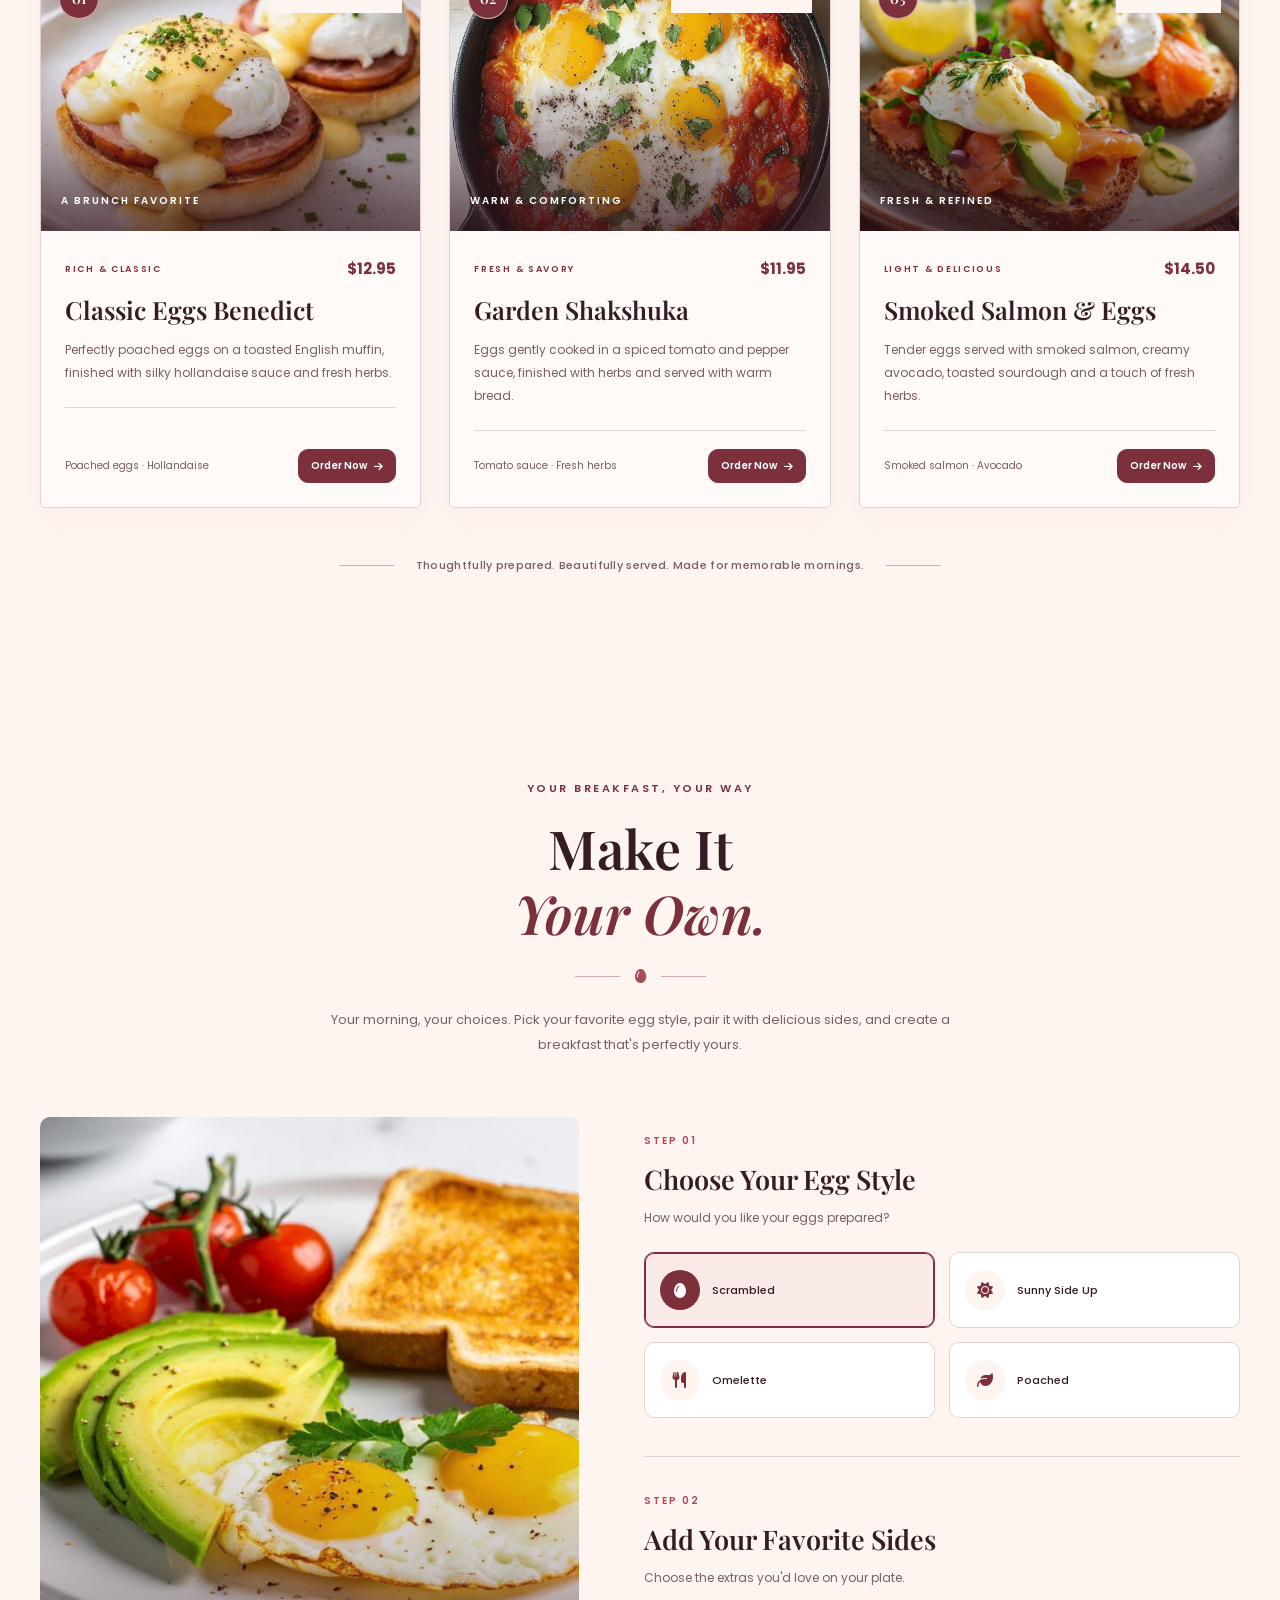
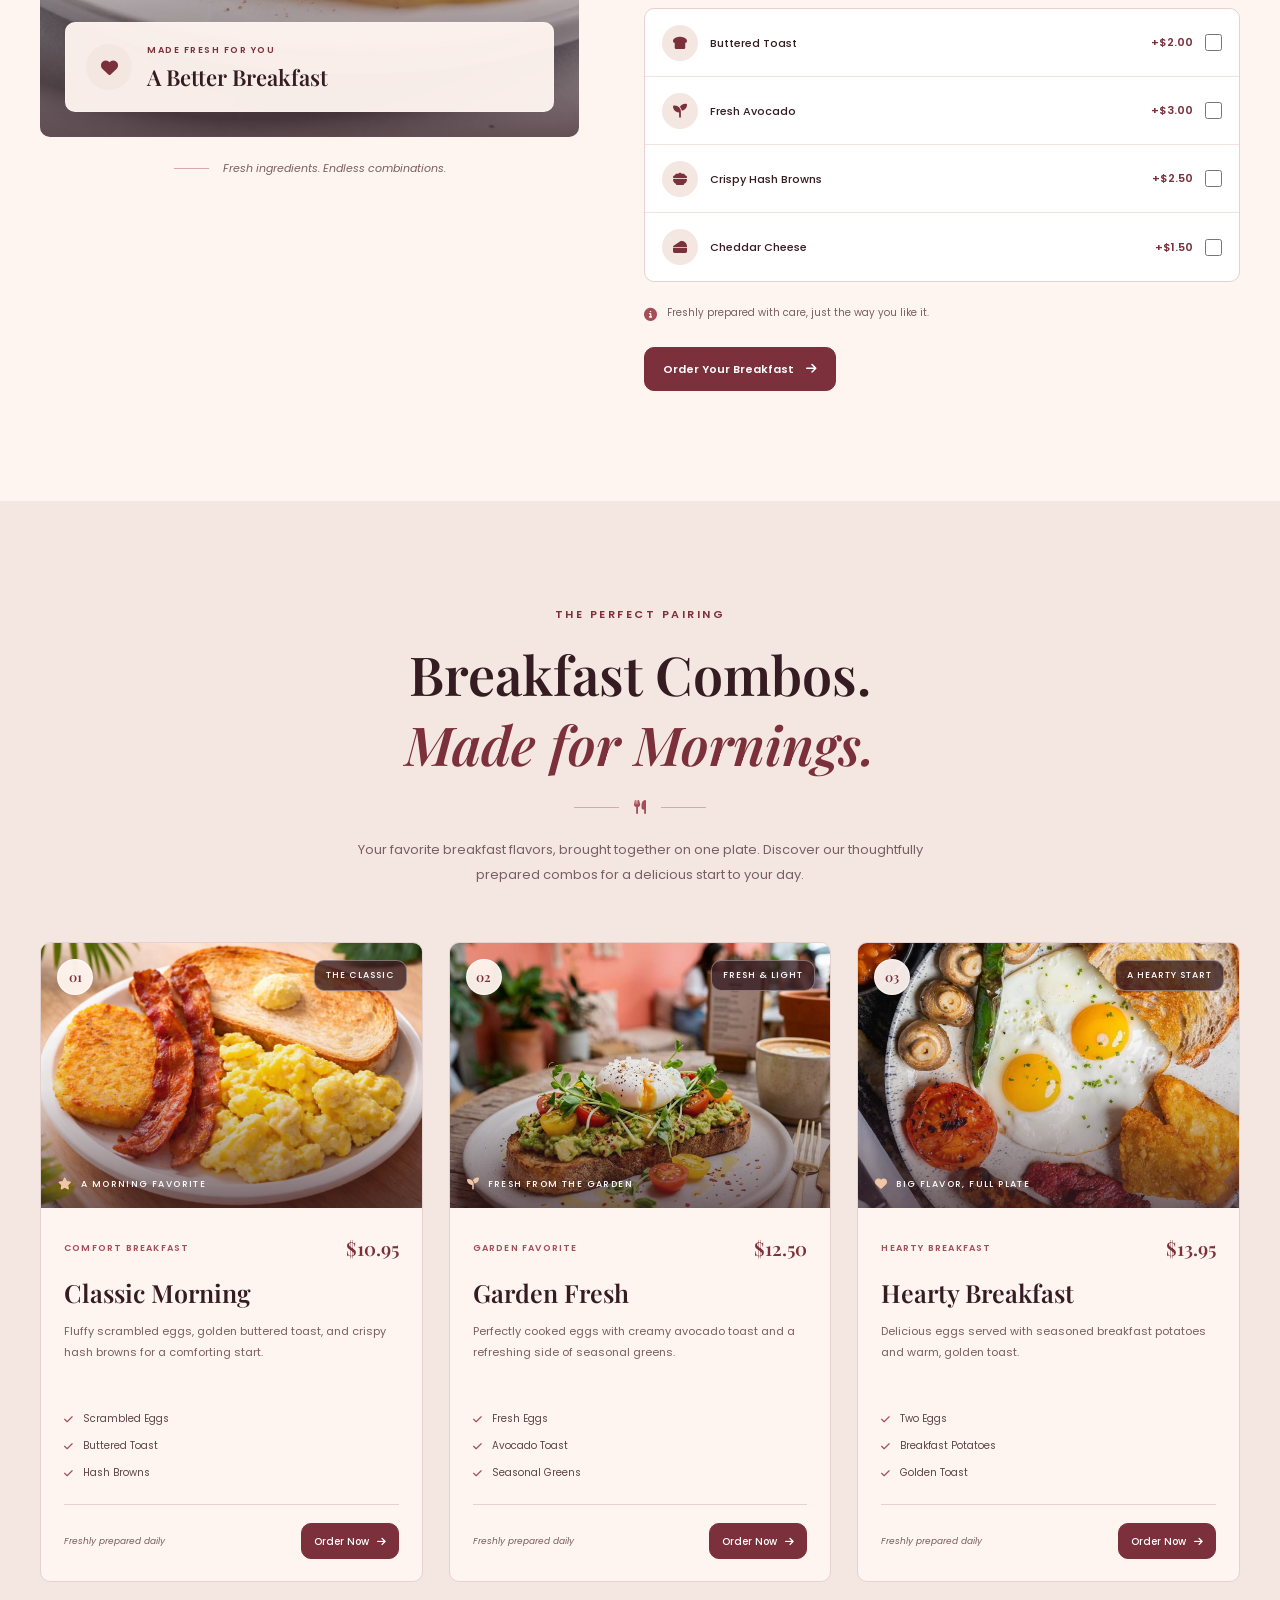
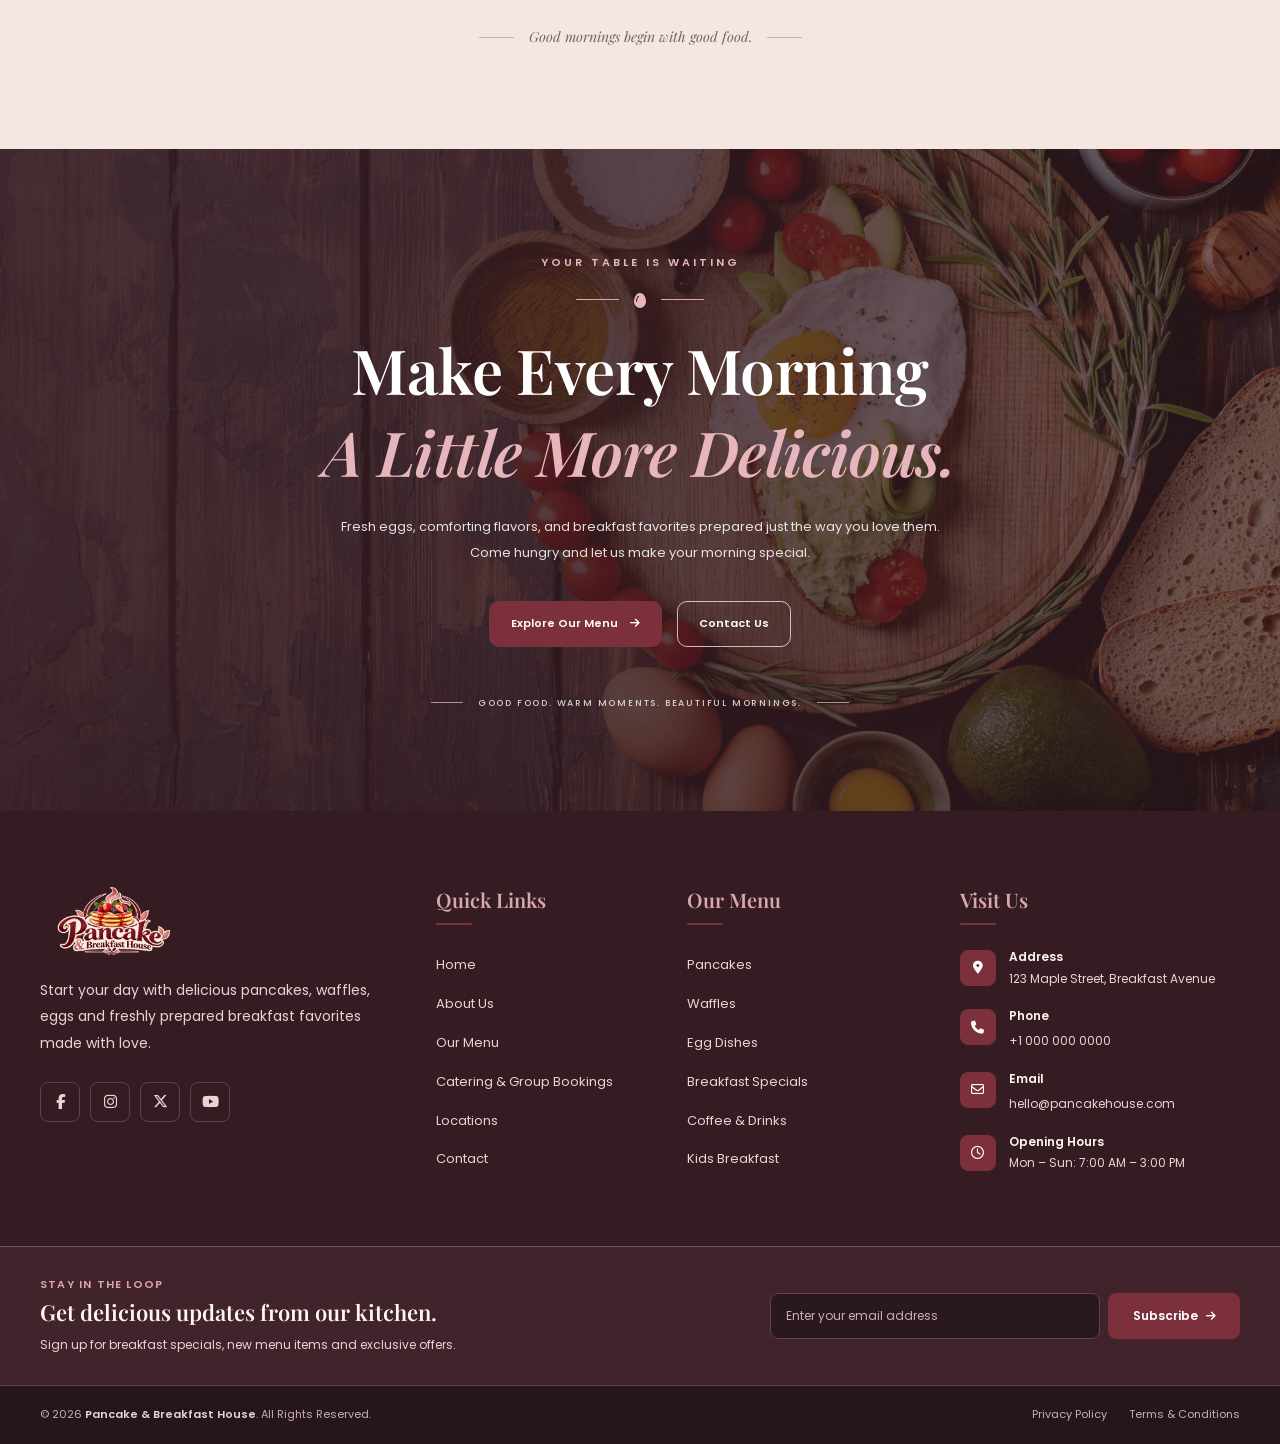
<file: egg-dishes.html>
<!DOCTYPE html>
<html lang="en" dir="ltr">

<head>

    <!-- =====================================================
         BASIC META
    ====================================================== -->

    <meta charset="UTF-8">

    <meta
        name="viewport"
        content="width=device-width, initial-scale=1.0"
    >

    <meta
        name="description"
        content="Pancake & Breakfast House - Delicious pancakes, waffles, eggs and breakfast favorites."
    >

    <meta
        name="keywords"
        content="pancake, breakfast, waffles, brunch, breakfast restaurant"
    >

    <meta
        name="author"
        content="Pancake & Breakfast House"
    >


    <!-- =====================================================
         TITLE
    ====================================================== -->

    <title>
        Pancake & Breakfast House
    </title>
    <!-- Favicon -->

  <link rel="icon" type="image/png" href="images/logo.png">


    <!-- =====================================================
         GOOGLE FONTS
    ====================================================== -->

    <link
        rel="preconnect"
        href="https://fonts.googleapis.com"
    >

    <link
        rel="preconnect"
        href="https://fonts.gstatic.com"
        crossorigin
    >

    <link
        href="https://fonts.googleapis.com/css2?family=Playfair+Display:wght@500;600;700&family=Poppins:wght@400;500;600;700&display=swap"
        rel="stylesheet"
    >


    <!-- =====================================================
         FONT AWESOME
    ====================================================== -->

    <link
        rel="stylesheet"
        href="https://cdnjs.cloudflare.com/ajax/libs/font-awesome/6.7.2/css/all.min.css"
    >


    <!-- =====================================================
         MAIN CSS
    ====================================================== -->

    <link
        rel="stylesheet"
        href="css/style.css"
    >
    <link
        rel="stylesheet"
        href="css/responsive.css"
    >

</head>


<body>


    <!-- =====================================================
         HEADER
    ====================================================== -->

    <header
        class="site-header"
        id="siteHeader"
    >

        <div class="header-container">


            <!-- =================================================
                 LOGO
            ================================================== -->

            <a
                href="index.html"
                class="site-logo"
                aria-label="Pancake & Breakfast House Home"
            >

                <img
                    src="images/logo.png"
                    alt="Pancake & Breakfast House Logo"
                >

            </a>


            <!-- =================================================
                 MAIN NAVIGATION

                 IMPORTANT:
                 This SAME navigation is used for:
                 Desktop
                 Tablet
                 iPad Pro
                 iPad Mini
                 Mobile
            ================================================== -->

            <nav
                class="main-nav"
                id="mainNav"
                aria-label="Main Navigation"
            >


                <!-- =============================================
                     HOME DROPDOWN
                ============================================== -->

                <div class="nav-dropdown">

                    <button
                        type="button"
                        class="nav-dropdown-toggle"
                        aria-expanded="false"
                        aria-haspopup="true"
                    >

                        <span>
                            Home
                        </span>

                        <i
                            class="fa-solid fa-chevron-down"
                            aria-hidden="true"
                        ></i>

                    </button>


                    <div class="nav-dropdown-menu">

                        <a
                            href="index.html"
                            
                        >
                            Home 1
                        </a>

                        <a
                            href="home2.html"
                        >
                            Home 2
                        </a>

                    </div>

                </div>


                <!-- =============================================
                     ABOUT
                ============================================== -->

                <a
                    href="about.html"
                    class="nav-link"
                >
                    About
                </a>


                <!-- =============================================
                     MENU DROPDOWN
                ============================================== -->

                <div class="nav-dropdown">

                    <button
                        type="button"
                        class="nav-dropdown-toggle"
                        aria-expanded="false"
                        aria-haspopup="true"
                    >

                        <span>
                            Menu
                        </span>

                        <i
                            class="fa-solid fa-chevron-down"
                            aria-hidden="true"
                        ></i>

                    </button>


                    <div class="nav-dropdown-menu">

                        <a
                            href="pancake.html"
                        >
                            Pancakes
                        </a>

                        <a
                            href="waffles.html"
                        >
                            Waffles
                        </a>

                        <a
                            href="egg-dishes.html"
                            class="active"
                        >
                            Egg Dishes
                        </a>

                        

                    </div>

                </div>


                <!-- =============================================
                     CATERING & GROUP BOOKINGS
                ============================================== -->

                <a
                    href="catering.html"
                    class="nav-link"
                >
                    Catering &amp; Group Bookings
                </a>


                <!-- =============================================
                     LOCATIONS
                ============================================== -->

                <a
                    href="locations.html"
                    class="nav-link"
                >
                    Locations
                </a>


                <!-- =============================================
                     CONTACT
                ============================================== -->

                <a
                    href="contact.html"
                    class="nav-link"
                >
                    Contact
                </a>


                <!-- =============================================
                     HEADER CONTROLS

                     IMPORTANT:
                     These remain INSIDE the SAME main-nav.

                     Desktop:
                     RTL + Dark Mode + Login → right side

                     Responsive:
                     RTL + Dark Mode + Login → inside
                     hamburger menu
                ============================================== -->

                <div
                    class="header-controls"
                    id="headerControls"
                >


                    <!-- =========================================
                         RTL BUTTON
                    ========================================== -->

                    <button
                        type="button"
                        class="header-control-btn rtl-toggle"
                        id="rtlToggle"
                        aria-label="Switch to RTL mode"
                        title="RTL Mode"
                    >

                        <i
                            class="fa-solid fa-right-left"
                            aria-hidden="true"
                        ></i>

                    </button>


                    <!-- =========================================
                         DARK MODE BUTTON
                    ========================================== -->

                    <button
                        type="button"
                        class="header-control-btn dark-mode-toggle"
                        id="darkModeToggle"
                        aria-label="Enable dark mode"
                        title="Dark Mode"
                    >

                        <i
                            class="fa-solid fa-moon"
                            aria-hidden="true"
                        ></i>

                    </button>


                    <!-- =========================================
                         LOGIN
                    ========================================== -->

                     <a
                        href="enquire.html"
                        class="login-btn"
                    >

                        <i
                            class="fa-regular fa-user"
                            aria-hidden="true"
                        ></i>

                        <span>
                            Enquire Now
                        </span>

                    </a>

                </div>

            </nav>


            <!-- =================================================
                 HAMBURGER BUTTON

                 Controls the SAME #mainNav
            ================================================== -->

            <button
                type="button"
                class="menu-toggle"
                id="menuToggle"
                aria-label="Open navigation menu"
                aria-expanded="false"
                aria-controls="mainNav"
            >

                <i
                    class="fa-solid fa-bars"
                    aria-hidden="true"
                ></i>

            </button>


        </div>

    </header>


    <!-- =====================================================
         MAIN CONTENT
    ====================================================== -->

    <main id="mainContent">

<!-- =========================================================
     EGG DISHES — SECTION 01: HERO
========================================================= -->

<section class="eggs-hero" id="eggsHero">

    <!-- BACKGROUND IMAGE -->
    <div class="eggs-hero-background">
        <img
            src="images/eggs-hero.jpg"
            alt="Freshly prepared eggs and toast served for breakfast"
        >
    </div>

    <!-- DARK OVERLAY -->
    <div class="eggs-hero-overlay"></div>

    <!-- HERO CONTENT -->
    <div class="eggs-hero-container">

        <div class="eggs-hero-content">

            <!-- EYEBROW -->
            <span class="eggs-hero-eyebrow">
                FRESH FROM OUR KITCHEN
            </span>

            <!-- HEADING -->
            <h1 class="eggs-hero-title">
                Eggs Your Way.
                <span>Mornings Your Way.</span>
            </h1>

            <!-- DESCRIPTION -->
            <p class="eggs-hero-description">
                From perfectly folded omelettes to golden sunny-side-up
                favorites, discover fresh egg dishes made with care
                and served just the way you love them.
            </p>

            <!-- HERO BUTTONS -->
            <div class="eggs-hero-actions">

                <a
                    href="#eggsMenu"
                    class="eggs-hero-button eggs-hero-button-primary"
                >
                    <span>Explore Egg Dishes</span>
                    <i class="fas fa-arrow-down" aria-hidden="true"></i>
                </a>

                <a
                    href="#"
                    class="eggs-hero-button eggs-hero-button-secondary"
                >
                    <span>Order Now</span>
                    <i class="fas fa-arrow-right" aria-hidden="true"></i>
                </a>

            </div>

            <!-- HERO FOOTNOTE -->
            <div class="eggs-hero-note">

                <span class="eggs-hero-note-line"></span>

                <p>
                    Fresh eggs. Simple ingredients. Beautiful mornings.
                </p>

            </div>

        </div>

    </div>

    <!-- SCROLL INDICATOR -->
    <a
        href="#eggsStory"
        class="eggs-hero-scroll"
        aria-label="Scroll to our egg story"
    >
        <span class="eggs-hero-scroll-text">DISCOVER MORE</span>

        <span class="eggs-hero-scroll-line"></span>
    </a>

</section>

<!-- =========================================================
     NEXT SECTION TARGETS

     Section 02: id="eggsStory"
     Section 03: id="eggsMenu"
========================================================= -->
<!-- =========================================================
     EGG DISHES — SECTION 02: OUR EGG STORY
========================================================= -->

<section class="eggs-story" id="eggsStory">

    <div class="eggs-story-container">

        <!-- LEFT: SINGLE MAIN IMAGE -->
        <div class="eggs-story-visual">

            <div class="eggs-story-image">
                <img
                    src="images/eggs-story-main.jpg"
                    alt="Freshly prepared eggs served with golden toast and herbs"
                    loading="lazy"
                >
            </div>

            <!-- IMAGE LABEL -->
            <div class="eggs-story-image-label">
                <span class="eggs-story-image-label-line"></span>
                <span>FRESH FROM OUR KITCHEN</span>
            </div>

        </div>

        <!-- RIGHT: STORY CONTENT -->
        <div class="eggs-story-content">

            <!-- EYEBROW -->
            <span class="eggs-story-eyebrow">
                A LITTLE ABOUT OUR EGGS
            </span>

            <!-- HEADING -->
            <h2 class="eggs-story-title">
                Simple Ingredients.
                <span>Eggsellent Mornings.</span>
            </h2>

            <!-- DESCRIPTION -->
            <p class="eggs-story-description">
                Great mornings begin with the simple things.
                We prepare every egg dish fresh to order, bringing
                together comforting flavors, quality ingredients,
                and the kind of care you can taste in every bite.
            </p>

            <p class="eggs-story-description-secondary">
                Whether you love a fluffy omelette, creamy scrambled
                eggs, or a perfectly cooked classic, there is always
                something delicious waiting at our table.
            </p>

            <!-- STORY HIGHLIGHTS -->
            <div class="eggs-story-highlights">

                <!-- HIGHLIGHT 01 -->
                <div class="eggs-story-highlight">

                    <span class="eggs-story-highlight-number">
                        01
                    </span>

                    <div class="eggs-story-highlight-content">
                        <h3>Freshly Prepared</h3>

                        <p>
                            Every dish is made to order for your breakfast.
                        </p>
                    </div>

                </div>

                <!-- HIGHLIGHT 02 -->
                <div class="eggs-story-highlight">

                    <span class="eggs-story-highlight-number">
                        02
                    </span>

                    <div class="eggs-story-highlight-content">
                        <h3>Made Your Way</h3>

                        <p>
                            Comforting egg favorites for every kind of morning.
                        </p>
                    </div>

                </div>

                <!-- HIGHLIGHT 03 -->
                <div class="eggs-story-highlight">

                    <span class="eggs-story-highlight-number">
                        03
                    </span>

                    <div class="eggs-story-highlight-content">
                        <h3>Always Delicious</h3>

                        <p>
                            Familiar flavors, thoughtful preparation, and a warm welcome.
                        </p>
                    </div>

                </div>

            </div>

            <!-- CTA LINK -->
            <a href="#eggsMenu" class="eggs-story-link">
                <span>Discover Our Egg Menu</span>

                <span class="eggs-story-link-icon" aria-hidden="true">
                    <i class="fas fa-arrow-right"></i>
                </span>
            </a>

        </div>

    </div>

</section>
<!-- =========================================================
     EGG DISHES — SECTION 03: CLASSIC EGG DISHES
========================================================= -->

<section class="eggs-classics" id="eggsMenu">

    <div class="eggs-classics-container">

        <!-- SECTION HEADER -->
        <div class="eggs-classics-header">

            <span class="eggs-classics-eyebrow">
                BREAKFAST FAVORITES
            </span>

            <h2 class="eggs-classics-title">
                Classic Eggs.
                <span>Made Just Right.</span>
            </h2>

            <div class="eggs-classics-divider">
                <span></span>
                <i class="fas fa-egg" aria-hidden="true"></i>
                <span></span>
            </div>

            <p class="eggs-classics-intro">
                Simple, satisfying, and freshly prepared.
                Discover the egg dishes that make every morning
                a little more delicious.
            </p>

        </div>

        <!-- CLASSIC EGG DISHES GRID -->
        <div class="eggs-classics-grid">

            <!-- CARD 01: SCRAMBLED EGGS -->
            <article class="eggs-classic-card">

                <div class="eggs-classic-image">

                    <img
                        src="images/eggs-classic-scrambled.jpg"
                        alt="Creamy scrambled eggs served with toasted bread"
                        loading="lazy"
                    >

                    <span class="eggs-classic-number">01</span>

                    <span class="eggs-classic-category">
                        THE CLASSIC
                    </span>

                </div>

                <div class="eggs-classic-content">

                    <div class="eggs-classic-title-row">
                        <h3 class="eggs-classic-name">
                            Classic Scrambled Eggs
                        </h3>

                        <span class="eggs-classic-price">
                            $8.50
                        </span>
                    </div>

                    <p class="eggs-classic-description">
                        Soft, creamy scrambled eggs with butter,
                        fresh herbs, and golden toasted bread.
                    </p>

                    <a
                        href="order.html"
                        class="eggs-classic-order"
                    >
                        <span>Order This Dish</span>
                        <i class="fas fa-arrow-right" aria-hidden="true"></i>
                    </a>

                </div>

            </article>

            <!-- CARD 02: SUNNY-SIDE-UP EGGS -->
            <article class="eggs-classic-card">

                <div class="eggs-classic-image">

                    <img
                        src="images/eggs-classic-sunny-side-up.jpg"
                        alt="Sunny-side-up eggs with golden yolks on a breakfast plate"
                        loading="lazy"
                    >

                    <span class="eggs-classic-number">02</span>

                    <span class="eggs-classic-category">
                        MORNING FAVORITE
                    </span>

                </div>

                <div class="eggs-classic-content">

                    <div class="eggs-classic-title-row">
                        <h3 class="eggs-classic-name">
                            Sunny-Side-Up Eggs
                        </h3>

                        <span class="eggs-classic-price">
                            $8.95
                        </span>
                    </div>

                    <p class="eggs-classic-description">
                        Perfectly cooked eggs with bright golden yolks,
                        cracked pepper, and toasted sourdough.
                    </p>

                    <a
                        href="order.html"
                        class="eggs-classic-order"
                    >
                        <span>Order This Dish</span>
                        <i class="fas fa-arrow-right" aria-hidden="true"></i>
                    </a>

                </div>

            </article>

            <!-- CARD 03: CHEESE OMELETTE -->
            <article class="eggs-classic-card">

                <div class="eggs-classic-image">

                    <img
                        src="images/eggs-classic-omelette.jpg"
                        alt="Fluffy cheese omelette with herbs served for breakfast"
                        loading="lazy"
                    >

                    <span class="eggs-classic-number">03</span>

                    <span class="eggs-classic-category">
                        HOUSE FAVORITE
                    </span>

                </div>

                <div class="eggs-classic-content">

                    <div class="eggs-classic-title-row">
                        <h3 class="eggs-classic-name">
                            Fluffy Cheese Omelette
                        </h3>

                        <span class="eggs-classic-price">
                            $10.50
                        </span>
                    </div>

                    <p class="eggs-classic-description">
                        A tender, fluffy omelette filled with melted
                        cheese and finished with fresh herbs.
                    </p>

                    <a
                        href="order.html"
                        class="eggs-classic-order"
                    >
                        <span>Order This Dish</span>
                        <i class="fas fa-arrow-right" aria-hidden="true"></i>
                    </a>

                </div>

            </article>

            <!-- CARD 04: AVOCADO & EGGS TOAST -->
            <article class="eggs-classic-card">

                <div class="eggs-classic-image">

                    <img
                        src="images/eggs-classic-avocado-toast.jpg"
                        alt="Avocado toast topped with fresh eggs and herbs"
                        loading="lazy"
                    >

                    <span class="eggs-classic-number">04</span>

                    <span class="eggs-classic-category">
                        FRESH & DELICIOUS
                    </span>

                </div>

                <div class="eggs-classic-content">

                    <div class="eggs-classic-title-row">
                        <h3 class="eggs-classic-name">
                            Avocado & Eggs Toast
                        </h3>

                        <span class="eggs-classic-price">
                            $11.50
                        </span>
                    </div>

                    <p class="eggs-classic-description">
                        Creamy avocado on toasted sourdough,
                        topped with eggs and a sprinkle of seasoning.
                    </p>

                    <a
                        href="order.html"
                        class="eggs-classic-order"
                    >
                        <span>Order This Dish</span>
                        <i class="fas fa-arrow-right" aria-hidden="true"></i>
                    </a>

                </div>

            </article>

        </div>

        <!-- SECTION FOOTNOTE -->
        <div class="eggs-classics-footer">

            <span class="eggs-classics-footer-line"></span>

            <p>
                Made fresh to order, just the way breakfast should be.
            </p>

            <span class="eggs-classics-footer-line"></span>

        </div>

    </div>

</section>
<!-- =========================================================
     EGG DISHES — SECTION 04: SIGNATURE EGG DISHES
========================================================= -->

<section class="eggs-signature" id="signatureEggs">

    <div class="eggs-signature-container">

        <!-- SECTION HEADER -->

        <div class="eggs-signature-header">

            <span class="eggs-signature-eyebrow">
                A LITTLE SOMETHING SPECIAL
            </span>

            <h2 class="eggs-signature-title">
                Signature Eggs.
                <span>Made to Impress.</span>
            </h2>

            <div class="eggs-signature-divider">
                <span></span>
                <i class="fa-solid fa-egg" aria-hidden="true"></i>
                <span></span>
            </div>

            <p class="eggs-signature-intro">
                Discover our signature breakfast creations, featuring
                fresh ingredients, rich flavors, and beautifully prepared
                eggs that make every morning feel special.
            </p>

        </div>


        <!-- SIGNATURE DISHES GRID -->

        <div class="eggs-signature-grid">

            <!-- =================================================
                 CARD 01 — EGGS BENEDICT
            ================================================== -->

            <article class="eggs-signature-card">

                <div class="eggs-signature-image">

                    <img
                        src="images/eggs-signature-benedict.jpg"
                        alt="Eggs Benedict with poached eggs, toasted English muffin and hollandaise sauce"
                        loading="lazy"
                    >

                    <div
                        class="eggs-signature-image-overlay"
                        aria-hidden="true">
                    </div>

                    <span class="eggs-signature-number">01</span>

                    <span class="eggs-signature-tag">
                        HOUSE SIGNATURE
                    </span>

                    <div class="eggs-signature-image-caption">
                        <span>A BRUNCH FAVORITE</span>
                    </div>

                </div>


                <div class="eggs-signature-content">

                    <div class="eggs-signature-topline">

                        <span class="eggs-signature-label">
                            RICH &amp; CLASSIC
                        </span>

                        <span class="eggs-signature-price">
                            $12.95
                        </span>

                    </div>

                    <h3 class="eggs-signature-name">
                        Classic Eggs Benedict
                    </h3>

                    <p class="eggs-signature-description">
                        Perfectly poached eggs on a toasted English muffin,
                        finished with silky hollandaise sauce and fresh herbs.
                    </p>

                    <div class="eggs-signature-divider-small"></div>

                    <div class="eggs-signature-footer">

                        <span class="eggs-signature-note">
                            Poached eggs · Hollandaise
                        </span>

                        <a
                            href="order.html"
                            class="eggs-signature-order"
                            aria-label="Order Classic Eggs Benedict"
                        >
                            <span>Order Now</span>
                            <i
                                class="fa-solid fa-arrow-right"
                                aria-hidden="true">
                            </i>
                        </a>

                    </div>

                </div>

            </article>


            <!-- =================================================
                 CARD 02 — SHAKSHUKA
            ================================================== -->

            <article class="eggs-signature-card">

                <div class="eggs-signature-image">

                    <img
                        src="images/eggs-signature-shakshuka.jpg"
                        alt="Shakshuka eggs cooked in a rich tomato and pepper sauce with fresh herbs"
                        loading="lazy"
                    >

                    <div
                        class="eggs-signature-image-overlay"
                        aria-hidden="true">
                    </div>

                    <span class="eggs-signature-number">02</span>

                    <span class="eggs-signature-tag">
                        FLAVORFUL FAVORITE
                    </span>

                    <div class="eggs-signature-image-caption">
                        <span>WARM &amp; COMFORTING</span>
                    </div>

                </div>


                <div class="eggs-signature-content">

                    <div class="eggs-signature-topline">

                        <span class="eggs-signature-label">
                            FRESH &amp; SAVORY
                        </span>

                        <span class="eggs-signature-price">
                            $11.95
                        </span>

                    </div>

                    <h3 class="eggs-signature-name">
                        Garden Shakshuka
                    </h3>

                    <p class="eggs-signature-description">
                        Eggs gently cooked in a spiced tomato and pepper
                        sauce, finished with herbs and served with warm bread.
                    </p>

                    <div class="eggs-signature-divider-small"></div>

                    <div class="eggs-signature-footer">

                        <span class="eggs-signature-note">
                            Tomato sauce · Fresh herbs
                        </span>

                        <a
                            href="order.html"
                            class="eggs-signature-order"
                            aria-label="Order Garden Shakshuka"
                        >
                            <span>Order Now</span>
                            <i
                                class="fa-solid fa-arrow-right"
                                aria-hidden="true">
                            </i>
                        </a>

                    </div>

                </div>

            </article>


            <!-- =================================================
                 CARD 03 — SMOKED SALMON EGGS
            ================================================== -->

            <article class="eggs-signature-card">

                <div class="eggs-signature-image">

                    <img
                        src="images/eggs-signature-salmon.jpg"
                        alt="Gourmet breakfast with eggs, smoked salmon, avocado and toasted bread"
                        loading="lazy"
                    >

                    <div
                        class="eggs-signature-image-overlay"
                        aria-hidden="true">
                    </div>

                    <span class="eggs-signature-number">03</span>

                    <span class="eggs-signature-tag">
                        PREMIUM PICK
                    </span>

                    <div class="eggs-signature-image-caption">
                        <span>FRESH &amp; REFINED</span>
                    </div>

                </div>


                <div class="eggs-signature-content">

                    <div class="eggs-signature-topline">

                        <span class="eggs-signature-label">
                            LIGHT &amp; DELICIOUS
                        </span>

                        <span class="eggs-signature-price">
                            $14.50
                        </span>

                    </div>

                    <h3 class="eggs-signature-name">
                        Smoked Salmon &amp; Eggs
                    </h3>

                    <p class="eggs-signature-description">
                        Tender eggs served with smoked salmon, creamy
                        avocado, toasted sourdough and a touch of fresh herbs.
                    </p>

                    <div class="eggs-signature-divider-small"></div>

                    <div class="eggs-signature-footer">

                        <span class="eggs-signature-note">
                            Smoked salmon · Avocado
                        </span>

                        <a
                            href="order.html"
                            class="eggs-signature-order"
                            aria-label="Order Smoked Salmon and Eggs"
                        >
                            <span>Order Now</span>
                            <i
                                class="fa-solid fa-arrow-right"
                                aria-hidden="true">
                            </i>
                        </a>

                    </div>

                </div>

            </article>

        </div>


        <!-- SECTION FOOTNOTE -->

        <div class="eggs-signature-note">

            <span class="eggs-signature-note-line"></span>

            <p class="eggs-signature-note-text">
                Thoughtfully prepared. Beautifully served. Made for memorable mornings.
            </p>

            <span class="eggs-signature-note-line"></span>

        </div>

    </div>

</section>

<!-- END SECTION 04 — SIGNATURE EGG DISHES -->
 <!-- =========================================================
     SECTION 05 — BUILD YOUR EGG BREAKFAST
========================================================== -->

<section class="eggs-custom" id="buildYourBreakfast">

    <div class="eggs-custom-container">

        <!-- SECTION HEADER -->

        <div class="eggs-custom-header">

            <span class="eggs-custom-eyebrow">
                YOUR BREAKFAST, YOUR WAY
            </span>

            <h2 class="eggs-custom-title">
                Make It
                <span>Your Own.</span>
            </h2>

            <div class="eggs-custom-divider">
                <span></span>
                <i class="fa-solid fa-egg" aria-hidden="true"></i>
                <span></span>
            </div>

            <p class="eggs-custom-intro">
                Your morning, your choices. Pick your favorite egg style,
                pair it with delicious sides, and create a breakfast
                that's perfectly yours.
            </p>

        </div>


        <!-- CUSTOM BREAKFAST CONTENT -->

        <div class="eggs-custom-layout">

            <!-- LEFT: FOOD IMAGE -->

            <div class="eggs-custom-visual">

                <div class="eggs-custom-image-frame">

                    <img
                        src="images/eggs-custom-breakfast.jpg"
                        alt="Freshly prepared eggs served with toast, avocado and breakfast sides"
                        class="eggs-custom-image"
                        loading="lazy"
                    >

                    <div class="eggs-custom-image-overlay"></div>

                    <div class="eggs-custom-image-label">

                        <span class="eggs-custom-label-icon">
                            <i class="fa-solid fa-heart"
                               aria-hidden="true"></i>
                        </span>

                        <div class="eggs-custom-label-content">
                            <span class="eggs-custom-label-small">
                                MADE FRESH FOR YOU
                            </span>

                            <span class="eggs-custom-label-title">
                                A Better Breakfast
                            </span>
                        </div>

                    </div>

                </div>


                <!-- IMAGE FOOTNOTE -->

                <div class="eggs-custom-visual-note">

                    <span class="eggs-custom-note-line"></span>

                    <p>
                        Fresh ingredients. Endless combinations.
                    </p>

                </div>

            </div>


            <!-- RIGHT: CUSTOMIZATION OPTIONS -->

            <div class="eggs-custom-options">

                <div class="eggs-custom-options-heading">

                    <span class="eggs-custom-step">
                        STEP 01
                    </span>

                    <h3>Choose Your Egg Style</h3>

                    <p>
                        How would you like your eggs prepared?
                    </p>

                </div>


                <!-- EGG STYLE OPTIONS -->

                <div class="eggs-custom-style-grid">

                    <label class="eggs-custom-choice">

                        <input
                            type="radio"
                            name="eggStyle"
                            value="scrambled"
                            checked
                        >

                        <span class="eggs-custom-choice-inner">

                            <span class="eggs-custom-choice-icon">
                                <i class="fa-solid fa-egg"
                                   aria-hidden="true"></i>
                            </span>

                            <span class="eggs-custom-choice-name">
                                Scrambled
                            </span>

                        </span>

                    </label>


                    <label class="eggs-custom-choice">

                        <input
                            type="radio"
                            name="eggStyle"
                            value="sunny-side-up"
                        >

                        <span class="eggs-custom-choice-inner">

                            <span class="eggs-custom-choice-icon">
                                <i class="fa-solid fa-sun"
                                   aria-hidden="true"></i>
                            </span>

                            <span class="eggs-custom-choice-name">
                                Sunny Side Up
                            </span>

                        </span>

                    </label>


                    <label class="eggs-custom-choice">

                        <input
                            type="radio"
                            name="eggStyle"
                            value="omelette"
                        >

                        <span class="eggs-custom-choice-inner">

                            <span class="eggs-custom-choice-icon">
                                <i class="fa-solid fa-utensils"
                                   aria-hidden="true"></i>
                            </span>

                            <span class="eggs-custom-choice-name">
                                Omelette
                            </span>

                        </span>

                    </label>


                    <label class="eggs-custom-choice">

                        <input
                            type="radio"
                            name="eggStyle"
                            value="poached"
                        >

                        <span class="eggs-custom-choice-inner">

                            <span class="eggs-custom-choice-icon">
                                <i class="fa-solid fa-leaf"
                                   aria-hidden="true"></i>
                            </span>

                            <span class="eggs-custom-choice-name">
                                Poached
                            </span>

                        </span>

                    </label>

                </div>


                <!-- STEP 02: SIDES -->

                <div class="eggs-custom-sides">

                    <div class="eggs-custom-options-heading">

                        <span class="eggs-custom-step">
                            STEP 02
                        </span>

                        <h3>Add Your Favorite Sides</h3>

                        <p>
                            Choose the extras you'd love on your plate.
                        </p>

                    </div>


                    <div class="eggs-custom-sides-list">

                        <label class="eggs-custom-side">

                            <span class="eggs-custom-side-info">
                                <span class="eggs-custom-side-icon">
                                    <i class="fa-solid fa-bread-slice"
                                       aria-hidden="true"></i>
                                </span>

                                <span class="eggs-custom-side-name">
                                    Buttered Toast
                                </span>
                            </span>

                            <span class="eggs-custom-side-action">
                                <span class="eggs-custom-side-price">
                                    +$2.00
                                </span>

                                <input
                                    type="checkbox"
                                    name="eggSides"
                                    value="buttered-toast"
                                >

                            </span>

                        </label>


                        <label class="eggs-custom-side">

                            <span class="eggs-custom-side-info">
                                <span class="eggs-custom-side-icon">
                                    <i class="fa-solid fa-seedling"
                                       aria-hidden="true"></i>
                                </span>

                                <span class="eggs-custom-side-name">
                                    Fresh Avocado
                                </span>
                            </span>

                            <span class="eggs-custom-side-action">
                                <span class="eggs-custom-side-price">
                                    +$3.00
                                </span>

                                <input
                                    type="checkbox"
                                    name="eggSides"
                                    value="fresh-avocado"
                                >

                            </span>

                        </label>


                        <label class="eggs-custom-side">

                            <span class="eggs-custom-side-info">
                                <span class="eggs-custom-side-icon">
                                    <i class="fa-solid fa-bowl-food"
                                       aria-hidden="true"></i>
                                </span>

                                <span class="eggs-custom-side-name">
                                    Crispy Hash Browns
                                </span>
                            </span>

                            <span class="eggs-custom-side-action">
                                <span class="eggs-custom-side-price">
                                    +$2.50
                                </span>

                                <input
                                    type="checkbox"
                                    name="eggSides"
                                    value="hash-browns"
                                >

                            </span>

                        </label>


                        <label class="eggs-custom-side">

                            <span class="eggs-custom-side-info">
                                <span class="eggs-custom-side-icon">
                                    <i class="fa-solid fa-cheese"
                                       aria-hidden="true"></i>
                                </span>

                                <span class="eggs-custom-side-name">
                                    Cheddar Cheese
                                </span>
                            </span>

                            <span class="eggs-custom-side-action">
                                <span class="eggs-custom-side-price">
                                    +$1.50
                                </span>

                                <input
                                    type="checkbox"
                                    name="eggSides"
                                    value="cheddar-cheese"
                                >

                            </span>

                        </label>

                    </div>

                </div>


                <!-- CUSTOMIZATION NOTE -->

                <div class="eggs-custom-bottom-note">

                    <i class="fa-solid fa-circle-info"
                       aria-hidden="true"></i>

                    <p>
                        Freshly prepared with care, just the way you like it.
                    </p>

                </div>


                <!-- ACTION BUTTON -->

                <div class="eggs-custom-action">

                    <a href="contact.html" class="eggs-custom-button">
                        <span>Order Your Breakfast</span>

                        <i class="fa-solid fa-arrow-right"
                           aria-hidden="true"></i>
                    </a>

                </div>

            </div>

        </div>

    </div>

</section>
<!-- =========================================================
     SECTION 06 — BREAKFAST COMBO OFFERS
========================================================== -->

<section class="eggs-combos" id="breakfastCombos">

    <div class="eggs-combos-container">

        <!-- SECTION HEADER -->

        <div class="eggs-combos-header">

            <span class="eggs-combos-eyebrow">
                THE PERFECT PAIRING
            </span>

            <h2 class="eggs-combos-title">
                Breakfast Combos.
                <span>Made for Mornings.</span>
            </h2>

            <div class="eggs-combos-divider">
                <span></span>
                <i class="fa-solid fa-utensils" aria-hidden="true"></i>
                <span></span>
            </div>

            <p class="eggs-combos-intro">
                Your favorite breakfast flavors, brought together on one plate.
                Discover our thoughtfully prepared combos for a delicious start
                to your day.
            </p>

        </div>


        <!-- COMBO CARDS -->

        <div class="eggs-combos-grid">


            <!-- COMBO 01 — CLASSIC MORNING -->

            <article class="eggs-combo-card">

                <div class="eggs-combo-image-wrap">

                    <img
                        src="images/eggs-combo-classic.jpg"
                        alt="Classic breakfast combo with scrambled eggs, buttered toast and hash browns"
                        class="eggs-combo-image"
                        loading="lazy"
                    >

                    <div class="eggs-combo-image-overlay"></div>

                    <span class="eggs-combo-number">01</span>

                    <span class="eggs-combo-tag">
                        THE CLASSIC
                    </span>

                    <div class="eggs-combo-image-caption">
                        <i class="fa-solid fa-star" aria-hidden="true"></i>
                        <span>A MORNING FAVORITE</span>
                    </div>

                </div>


                <div class="eggs-combo-content">

                    <div class="eggs-combo-topline">

                        <span class="eggs-combo-category">
                            COMFORT BREAKFAST
                        </span>

                        <span class="eggs-combo-price">
                            $10.95
                        </span>

                    </div>

                    <h3 class="eggs-combo-name">
                        Classic Morning
                    </h3>

                    <p class="eggs-combo-description">
                        Fluffy scrambled eggs, golden buttered toast,
                        and crispy hash browns for a comforting start.
                    </p>


                    <div class="eggs-combo-includes">

                        <span>
                            <i class="fa-solid fa-check" aria-hidden="true"></i>
                            Scrambled Eggs
                        </span>

                        <span>
                            <i class="fa-solid fa-check" aria-hidden="true"></i>
                            Buttered Toast
                        </span>

                        <span>
                            <i class="fa-solid fa-check" aria-hidden="true"></i>
                            Hash Browns
                        </span>

                    </div>


                    <div class="eggs-combo-divider-small"></div>


                    <div class="eggs-combo-footer">

                        <span class="eggs-combo-footer-note">
                            Freshly prepared daily
                        </span>

                        <a href="contact.html" class="eggs-combo-order">
                            <span>Order Now</span>
                            <i class="fa-solid fa-arrow-right"
                               aria-hidden="true"></i>
                        </a>

                    </div>

                </div>

            </article>


            <!-- COMBO 02 — GARDEN FRESH -->

            <article class="eggs-combo-card">

                <div class="eggs-combo-image-wrap">

                    <img
                        src="images/eggs-combo-garden.jpg"
                        alt="Garden fresh breakfast with eggs, avocado toast and fresh greens"
                        class="eggs-combo-image"
                        loading="lazy"
                    >

                    <div class="eggs-combo-image-overlay"></div>

                    <span class="eggs-combo-number">02</span>

                    <span class="eggs-combo-tag">
                        FRESH & LIGHT
                    </span>

                    <div class="eggs-combo-image-caption">
                        <i class="fa-solid fa-seedling" aria-hidden="true"></i>
                        <span>FRESH FROM THE GARDEN</span>
                    </div>

                </div>


                <div class="eggs-combo-content">

                    <div class="eggs-combo-topline">

                        <span class="eggs-combo-category">
                            GARDEN FAVORITE
                        </span>

                        <span class="eggs-combo-price">
                            $12.50
                        </span>

                    </div>

                    <h3 class="eggs-combo-name">
                        Garden Fresh
                    </h3>

                    <p class="eggs-combo-description">
                        Perfectly cooked eggs with creamy avocado toast
                        and a refreshing side of seasonal greens.
                    </p>


                    <div class="eggs-combo-includes">

                        <span>
                            <i class="fa-solid fa-check" aria-hidden="true"></i>
                            Fresh Eggs
                        </span>

                        <span>
                            <i class="fa-solid fa-check" aria-hidden="true"></i>
                            Avocado Toast
                        </span>

                        <span>
                            <i class="fa-solid fa-check" aria-hidden="true"></i>
                            Seasonal Greens
                        </span>

                    </div>


                    <div class="eggs-combo-divider-small"></div>


                    <div class="eggs-combo-footer">

                        <span class="eggs-combo-footer-note">
                            Freshly prepared daily
                        </span>

                        <a href="contact.html" class="eggs-combo-order">
                            <span>Order Now</span>
                            <i class="fa-solid fa-arrow-right"
                               aria-hidden="true"></i>
                        </a>

                    </div>

                </div>

            </article>


            <!-- COMBO 03 — HEARTY BREAKFAST -->

            <article class="eggs-combo-card">

                <div class="eggs-combo-image-wrap">

                    <img
                        src="images/eggs-combo-hearty.jpg"
                        alt="Hearty breakfast platter with eggs, breakfast potatoes and toast"
                        class="eggs-combo-image"
                        loading="lazy"
                    >

                    <div class="eggs-combo-image-overlay"></div>

                    <span class="eggs-combo-number">03</span>

                    <span class="eggs-combo-tag">
                        A HEARTY START
                    </span>

                    <div class="eggs-combo-image-caption">
                        <i class="fa-solid fa-heart" aria-hidden="true"></i>
                        <span>BIG FLAVOR, FULL PLATE</span>
                    </div>

                </div>


                <div class="eggs-combo-content">

                    <div class="eggs-combo-topline">

                        <span class="eggs-combo-category">
                            HEARTY BREAKFAST
                        </span>

                        <span class="eggs-combo-price">
                            $13.95
                        </span>

                    </div>

                    <h3 class="eggs-combo-name">
                        Hearty Breakfast
                    </h3>

                    <p class="eggs-combo-description">
                        Delicious eggs served with seasoned breakfast
                        potatoes and warm, golden toast.
                    </p>


                    <div class="eggs-combo-includes">

                        <span>
                            <i class="fa-solid fa-check" aria-hidden="true"></i>
                            Two Eggs
                        </span>

                        <span>
                            <i class="fa-solid fa-check" aria-hidden="true"></i>
                            Breakfast Potatoes
                        </span>

                        <span>
                            <i class="fa-solid fa-check" aria-hidden="true"></i>
                            Golden Toast
                        </span>

                    </div>


                    <div class="eggs-combo-divider-small"></div>


                    <div class="eggs-combo-footer">

                        <span class="eggs-combo-footer-note">
                            Freshly prepared daily
                        </span>

                        <a href="contact.html" class="eggs-combo-order">
                            <span>Order Now</span>
                            <i class="fa-solid fa-arrow-right"
                               aria-hidden="true"></i>
                        </a>

                    </div>

                </div>

            </article>


        </div>


        <!-- SECTION BOTTOM NOTE -->

        <div class="eggs-combos-bottom-note">

            <span class="eggs-combos-note-line"></span>

            <p class="eggs-combos-note-text">
                Good mornings begin with good food.
            </p>

            <span class="eggs-combos-note-line"></span>

        </div>

    </div>

</section>
<!-- =========================================================
     SECTION 07 — FINAL BREAKFAST CTA
========================================================== -->

<section class="eggs-cta" id="eggsCta">

    <div class="eggs-cta-background">

        <img
            src="images/eggs-cta-breakfast.jpg"
            alt="Fresh breakfast spread prepared for a beautiful morning"
            class="eggs-cta-background-image"
            loading="lazy"
        >

        <div class="eggs-cta-overlay"></div>

    </div>


    <div class="eggs-cta-container">

        <div class="eggs-cta-content">

            <span class="eggs-cta-eyebrow">
                YOUR TABLE IS WAITING
            </span>

            <div class="eggs-cta-decoration">
                <span></span>
                <i class="fa-solid fa-egg" aria-hidden="true"></i>
                <span></span>
            </div>

            <h2 class="eggs-cta-title">
                Make Every Morning
                <span>A Little More Delicious.</span>
            </h2>

            <p class="eggs-cta-description">
                Fresh eggs, comforting flavors, and breakfast favorites
                prepared just the way you love them. Come hungry and
                let us make your morning special.
            </p>


            <div class="eggs-cta-actions">

                <a href="menu.html" class="eggs-cta-button eggs-cta-button-primary">
                    <span>Explore Our Menu</span>

                    <i class="fa-solid fa-arrow-right"
                       aria-hidden="true"></i>
                </a>

                <a href="contact.html" class="eggs-cta-button eggs-cta-button-secondary">
                    <span>Contact Us</span>
                </a>

            </div>


            <div class="eggs-cta-bottom-note">

                <span class="eggs-cta-note-line"></span>

                <p>
                    GOOD FOOD. WARM MOMENTS. BEAUTIFUL MORNINGS.
                </p>

                <span class="eggs-cta-note-line"></span>

            </div>

        </div>

    </div>

</section>
        </main>
<!-- =========================================================
     FOOTER
========================================================= -->

<footer class="site-footer" id="siteFooter">


    <!-- =====================================================
         FOOTER MAIN
    ====================================================== -->

    <div class="footer-main">

        <div class="footer-container">


            <!-- =================================================
                 BRAND COLUMN
            ================================================== -->

            <div class="footer-column footer-brand-column">

                <a
                    href="index.html"
                    class="footer-logo"
                    aria-label="Pancake & Breakfast House Home"
                >

                    <img
                        src="images/logo.png"
                        alt="Pancake & Breakfast House Logo"
                    >

                </a>


                <p class="footer-description">

                    Start your day with delicious pancakes,
                    waffles, eggs and freshly prepared
                    breakfast favorites made with love.

                </p>


                <!-- =============================================
                     SOCIAL LINKS
                ============================================== -->

                <div
                    class="footer-social"
                    aria-label="Social Media Links"
                >

                    <a
                        href="#"
                        class="footer-social-link"
                        aria-label="Facebook"
                        title="Facebook"
                    >

                        <i
                            class="fa-brands fa-facebook-f"
                            aria-hidden="true"
                        ></i>

                    </a>


                    <a
                        href="#"
                        class="footer-social-link"
                        aria-label="Instagram"
                        title="Instagram"
                    >

                        <i
                            class="fa-brands fa-instagram"
                            aria-hidden="true"
                        ></i>

                    </a>


                    <a
                        href="#"
                        class="footer-social-link"
                        aria-label="X"
                        title="X"
                    >

                        <i
                            class="fa-brands fa-x-twitter"
                            aria-hidden="true"
                        ></i>

                    </a>


                    <a
                        href="#"
                        class="footer-social-link"
                        aria-label="YouTube"
                        title="YouTube"
                    >

                        <i
                            class="fa-brands fa-youtube"
                            aria-hidden="true"
                        ></i>

                    </a>

                </div>

            </div>


            <!-- =================================================
                 QUICK LINKS
            ================================================== -->

            <div class="footer-column">

                <h3 class="footer-title">
                    Quick Links
                </h3>


                <ul class="footer-links">

                    <li>
                        <a href="index.html">
                            Home
                        </a>
                    </li>

                    <li>
                        <a href="about.html">
                            About Us
                        </a>
                    </li>

                    <li>
                        <a href="menu.html">
                            Our Menu
                        </a>
                    </li>

                    <li>
                        <a href="catering.html">
                            Catering &amp; Group Bookings
                        </a>
                    </li>

                    <li>
                        <a href="locations.html">
                            Locations
                        </a>
                    </li>

                    <li>
                        <a href="contact.html">
                            Contact
                        </a>
                    </li>

                </ul>

            </div>


            <!-- =================================================
                 MENU LINKS
            ================================================== -->

            <div class="footer-column">

                <h3 class="footer-title">
                    Our Menu
                </h3>


                <ul class="footer-links">

                    <li>
                        <a href="menu.html#pancakes">
                            Pancakes
                        </a>
                    </li>

                    <li>
                        <a href="menu.html#waffles">
                            Waffles
                        </a>
                    </li>

                    <li>
                        <a href="menu.html#egg-dishes">
                            Egg Dishes
                        </a>
                    </li>

                    <li>
                        <a href="menu.html#breakfast-specials">
                            Breakfast Specials
                        </a>
                    </li>

                    <li>
                        <a href="menu.html#drinks">
                            Coffee &amp; Drinks
                        </a>
                    </li>

                    <li>
                        <a href="menu.html#kids">
                            Kids Breakfast
                        </a>
                    </li>

                </ul>

            </div>


            <!-- =================================================
                 CONTACT / HOURS
            ================================================== -->

            <div class="footer-column footer-contact-column">

                <h3 class="footer-title">
                    Visit Us
                </h3>


                <!-- ADDRESS -->

                <div class="footer-contact-item">

                    <span class="footer-contact-icon">

                        <i
                            class="fa-solid fa-location-dot"
                            aria-hidden="true"
                        ></i>

                    </span>

                    <div>

                        <span class="footer-contact-label">
                            Address
                        </span>

                        <p>
                            123 Maple Street,
                            Breakfast Avenue
                        </p>

                    </div>

                </div>


                <!-- PHONE -->

                <div class="footer-contact-item">

                    <span class="footer-contact-icon">

                        <i
                            class="fa-solid fa-phone"
                            aria-hidden="true"
                        ></i>

                    </span>

                    <div>

                        <span class="footer-contact-label">
                            Phone
                        </span>

                        <a href="tel:+10000000000">
                            +1 000 000 0000
                        </a>

                    </div>

                </div>


                <!-- EMAIL -->

                <div class="footer-contact-item">

                    <span class="footer-contact-icon">

                        <i
                            class="fa-regular fa-envelope"
                            aria-hidden="true"
                        ></i>

                    </span>

                    <div>

                        <span class="footer-contact-label">
                            Email
                        </span>

                        <a href="mailto:hello@pancakehouse.com">
                            hello@pancakehouse.com
                        </a>

                    </div>

                </div>


                <!-- HOURS -->

                <div class="footer-contact-item">

                    <span class="footer-contact-icon">

                        <i
                            class="fa-regular fa-clock"
                            aria-hidden="true"
                        ></i>

                    </span>

                    <div>

                        <span class="footer-contact-label">
                            Opening Hours
                        </span>

                        <p>
                            Mon – Sun: 7:00 AM – 3:00 PM
                        </p>

                    </div>

                </div>

            </div>


        </div>

    </div>


    <!-- =====================================================
         FOOTER CTA / NEWSLETTER
    ====================================================== -->

    <div class="footer-newsletter">

        <div class="footer-container footer-newsletter-container">


            <div class="footer-newsletter-content">

                <span class="footer-newsletter-label">
                    Stay in the loop
                </span>

                <h3>
                    Get delicious updates from our kitchen.
                </h3>

                <p>
                    Sign up for breakfast specials,
                    new menu items and exclusive offers.
                </p>

            </div>


            <form
                class="footer-newsletter-form"
                action="#"
                method="post"
            >

                <label
                    for="footerEmail"
                    class="sr-only"
                >
                    Email Address
                </label>

                <input
                    type="email"
                    id="footerEmail"
                    name="email"
                    placeholder="Enter your email address"
                    autocomplete="email"
                    required
                >

                <button
                    type="submit"
                    class="footer-newsletter-btn"
                >

                    Subscribe

                    <i
                        class="fa-solid fa-arrow-right"
                        aria-hidden="true"
                    ></i>

                </button>

            </form>

        </div>

    </div>


    <!-- =====================================================
         FOOTER BOTTOM
    ====================================================== -->

    <div class="footer-bottom">

        <div class="footer-container footer-bottom-container">


            <p class="footer-copyright">

                © 2026
                <strong>Pancake &amp; Breakfast House</strong>.
                All Rights Reserved.

            </p>


            <div class="footer-bottom-links">

                <a href="privacy.html">
                    Privacy Policy
                </a>

                <a href="terms.html">
                    Terms &amp; Conditions
                </a>

            </div>


        </div>

    </div>


</footer>

    <!-- =====================================================
         JAVASCRIPT
    ====================================================== -->

<!-- Scroll to Top Button -->
<button
    class="scroll-top-btn"
    id="scrollTopBtn"
    type="button"
    aria-label="Scroll to top"
    title="Back to top"
>
    <i class="fa-solid fa-arrow-up" aria-hidden="true"></i>
</button>

    <script
        src="js/script.js"
    ></script>
    <script src="js/site-settings.js"></script>

</body>

</html>
</file>
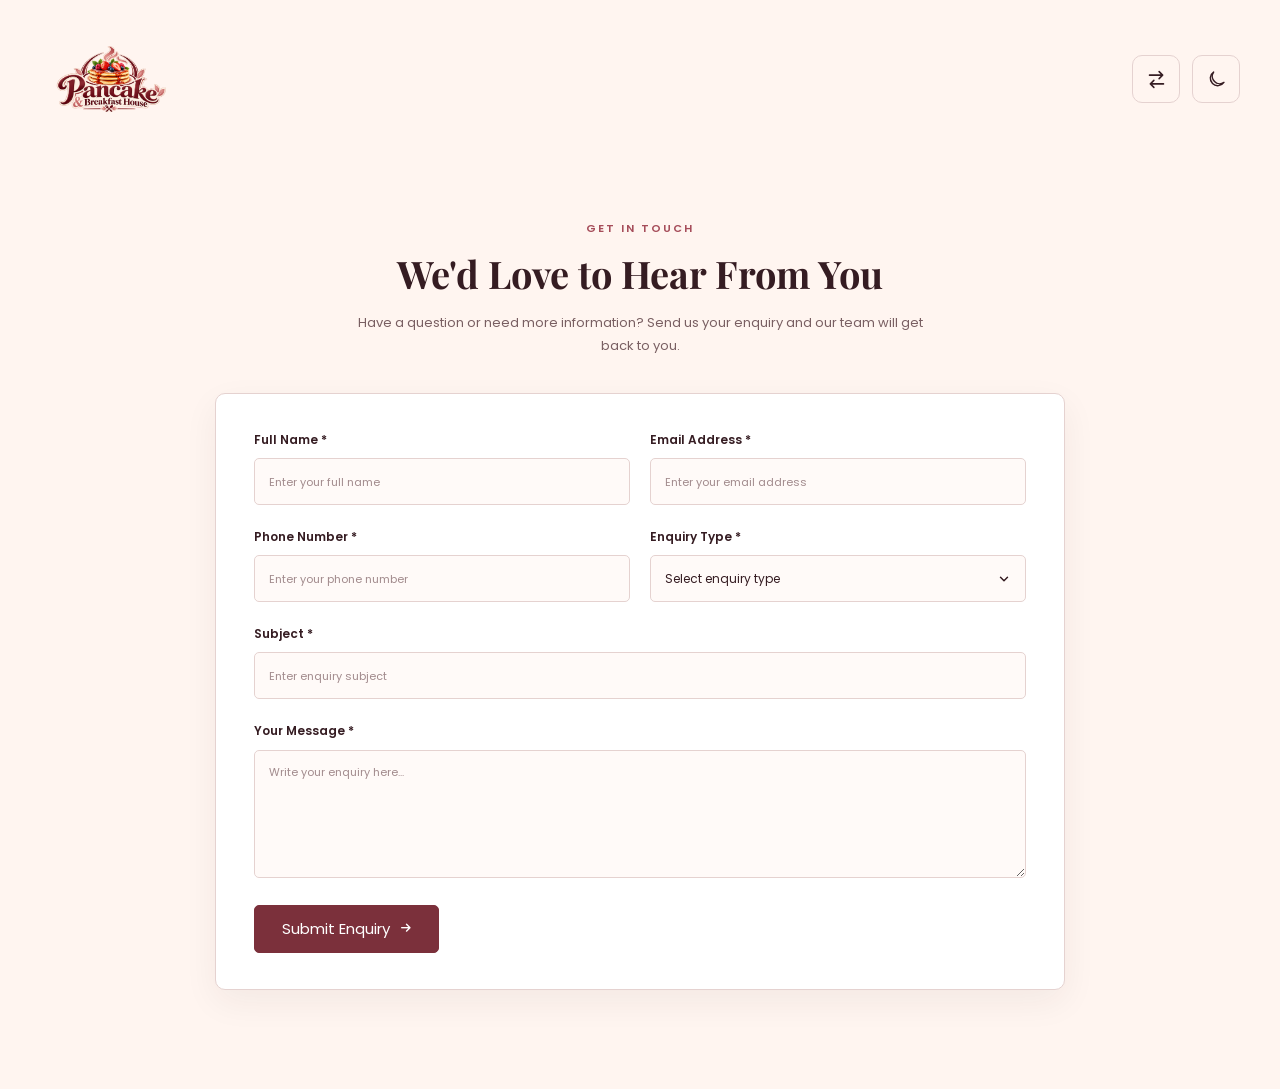
<file: enquire.html>
<!DOCTYPE html>
<html lang="en" dir="ltr">

<head>
    <meta charset="UTF-8">
    <meta name="viewport" content="width=device-width, initial-scale=1.0">

    <title>Enquire | Pancake & Breakfast House</title>

    <link rel="icon" type="image/png" href="images/logo.png">

    <meta name="description"
          content="Get in touch with Pancake & Breakfast House. Send us your questions and enquiries.">

    <!-- Google Fonts -->
    <link rel="preconnect" href="https://fonts.googleapis.com">
    <link rel="preconnect" href="https://fonts.gstatic.com" crossorigin>

    <link href="https://fonts.googleapis.com/css2?family=Playfair+Display:wght@400;500;600;700&family=Poppins:wght@300;400;500;600;700&display=swap"
          rel="stylesheet">

    <!-- Font Awesome (for button arrow) -->
    <link rel="stylesheet"
          href="https://cdnjs.cloudflare.com/ajax/libs/font-awesome/6.5.2/css/all.min.css">

    <!-- Main CSS -->
    <link rel="stylesheet" href="css/style.css">

    <!-- Responsive CSS -->
    <link rel="stylesheet" href="css/responsive.css">
</head>

<body>

<main class="login-page enquiry-layout" id="enquiryLayout">

    <!-- =====================================================
         TOP BAR — LOGO + RTL + DARK MODE
    ====================================================== -->

    <div class="login-topbar">

        <!-- Logo -->
        <a href="index.html"
           class="login-topbar-logo"
           aria-label="Pancake & Breakfast House home">

            <img src="images/logo.png"
                 alt="Pancake & Breakfast House">
        </a>

        <!-- Right-Side Controls -->
        <div class="login-topbar-actions">

            <!-- RTL Toggle -->
            <button
                type="button"
                class="login-topbar-btn"
                id="loginRtlToggle"
                aria-label="Switch to right-to-left layout"
                aria-pressed="false"
                title="RTL Mode">

                <svg viewBox="0 0 24 24"
                     fill="none"
                     xmlns="http://www.w3.org/2000/svg"
                     aria-hidden="true">

                    <path
                        d="M4 7H19M15 3L19 7L15 11"
                        stroke="currentColor"
                        stroke-width="1.8"
                        stroke-linecap="round"
                        stroke-linejoin="round"/>

                    <path
                        d="M20 17H5M9 13L5 17L9 21"
                        stroke="currentColor"
                        stroke-width="1.8"
                        stroke-linecap="round"
                        stroke-linejoin="round"/>
                </svg>

            </button>

            <!-- Dark Mode Toggle -->
            <button
                type="button"
                class="login-topbar-btn"
                id="loginDarkToggle"
                aria-label="Enable dark mode"
                aria-pressed="false"
                title="Dark Mode">

                <!-- Moon Icon -->
                <svg class="login-moon-icon"
                     viewBox="0 0 24 24"
                     fill="none"
                     xmlns="http://www.w3.org/2000/svg"
                     aria-hidden="true">

                    <path
                        d="M20.5 15.3A8.5 8.5 0 0 1 8.7 3.5A8.5 8.5 0 1 0 20.5 15.3Z"
                        stroke="currentColor"
                        stroke-width="1.7"
                        stroke-linecap="round"
                        stroke-linejoin="round"/>
                </svg>

                <!-- Sun Icon -->
                <svg class="login-sun-icon"
                     viewBox="0 0 24 24"
                     fill="none"
                     xmlns="http://www.w3.org/2000/svg"
                     aria-hidden="true">

                    <circle
                        cx="12"
                        cy="12"
                        r="4"
                        stroke="currentColor"
                        stroke-width="1.7"/>

                    <path
                        d="M12 2V4M12 20V22M4.93 4.93L6.35 6.35M17.65 17.65L19.07 19.07M2 12H4M20 12H22M4.93 19.07L6.35 17.65M17.65 6.35L19.07 4.93"
                        stroke="currentColor"
                        stroke-width="1.7"
                        stroke-linecap="round"/>
                </svg>

            </button>

        </div>

    </div>


    <!-- =====================================================
         ENQUIRY FORM
    ====================================================== -->

    <section class="enquiry-page" id="enquiryPage">

        <div class="enquiry-container">

            <div class="enquiry-heading">

                <span class="enquiry-eyebrow">GET IN TOUCH</span>

                <h1>We'd Love to Hear From You</h1>

                <p>
                    Have a question or need more information?
                    Send us your enquiry and our team will get back to you.
                </p>

            </div>

            <form class="enquiry-form" id="enquiryForm">

                <div class="enquiry-form-grid">

                    <div class="enquiry-field">
                        <label for="enquiryName">Full Name *</label>
                        <input type="text"
                               id="enquiryName"
                               name="name"
                               placeholder="Enter your full name"
                               autocomplete="name"
                               required>
                    </div>

                    <div class="enquiry-field">
                        <label for="enquiryEmail">Email Address *</label>
                        <input type="email"
                               id="enquiryEmail"
                               name="email"
                               placeholder="Enter your email address"
                               autocomplete="email"
                               required>
                    </div>

                    <div class="enquiry-field">
                        <label for="enquiryPhone">Phone Number *</label>
                        <input type="tel"
                               id="enquiryPhone"
                               name="phone"
                               placeholder="Enter your phone number"
                               autocomplete="tel"
                               required>
                    </div>

                    <div class="enquiry-field">
                        <label for="enquiryType">Enquiry Type *</label>

                        <select id="enquiryType"
                                name="enquiry_type"
                                required>

                            <option value="" disabled selected>
                                Select enquiry type
                            </option>

                            <option value="General Enquiry">General Enquiry</option>
                            <option value="Menu Enquiry">Menu Enquiry</option>
                            <option value="Catering">Catering</option>
                            <option value="Private Events">Private Events</option>
                            <option value="Feedback">Feedback</option>
                            <option value="Other">Other</option>

                        </select>
                    </div>

                    <div class="enquiry-field enquiry-field-full">
                        <label for="enquirySubject">Subject *</label>
                        <input type="text"
                               id="enquirySubject"
                               name="subject"
                               placeholder="Enter enquiry subject"
                               required>
                    </div>

                    <div class="enquiry-field enquiry-field-full">
                        <label for="enquiryMessage">Your Message *</label>
                        <textarea id="enquiryMessage"
                                  name="message"
                                  rows="5"
                                  placeholder="Write your enquiry here..."
                                  required></textarea>
                    </div>

                </div>

                <button type="submit" class="enquiry-submit-btn">
                    Submit Enquiry
                    <i class="fa-solid fa-arrow-right"
                       aria-hidden="true"></i>
                </button>

            </form>

        </div>

    </section>

</main>


<!-- JavaScript -->
<script src="js/script.js"></script>
<script src="js/site-settings.js"></script>

</body>
</html>
</file>
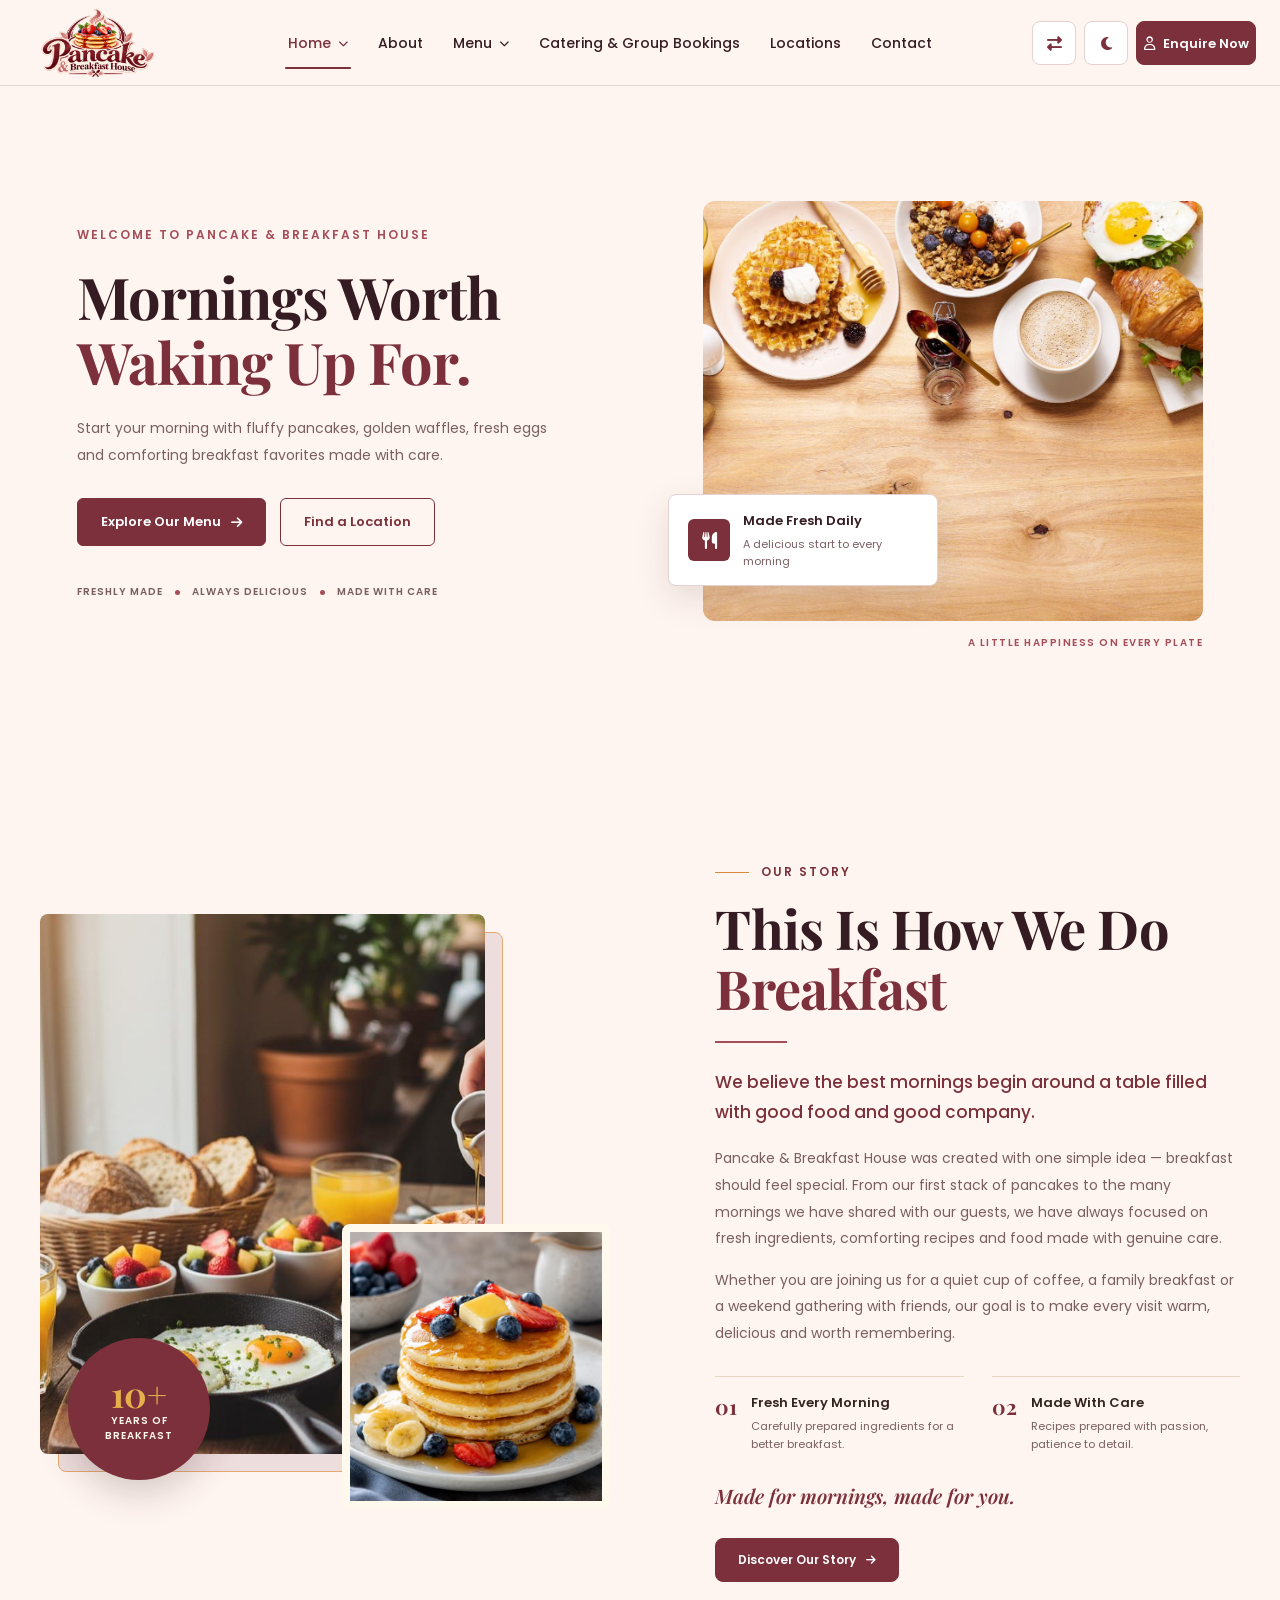
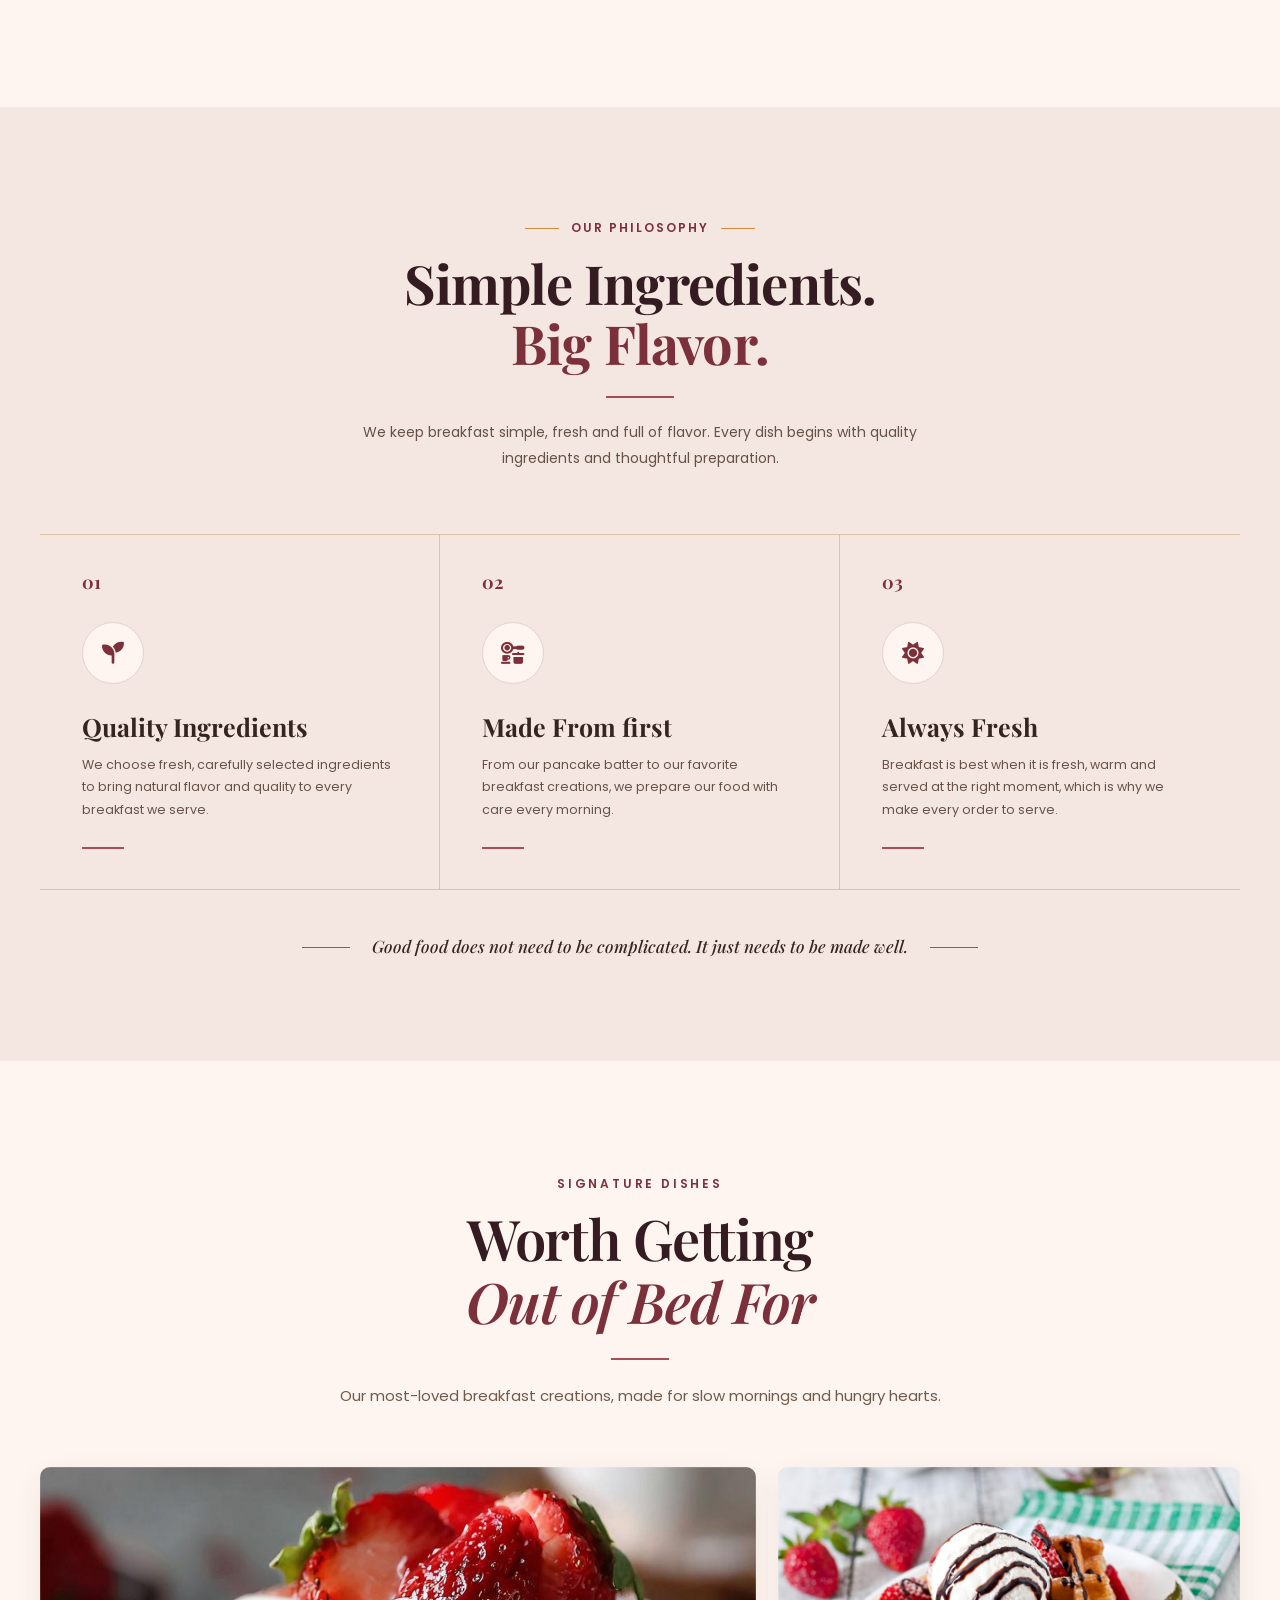
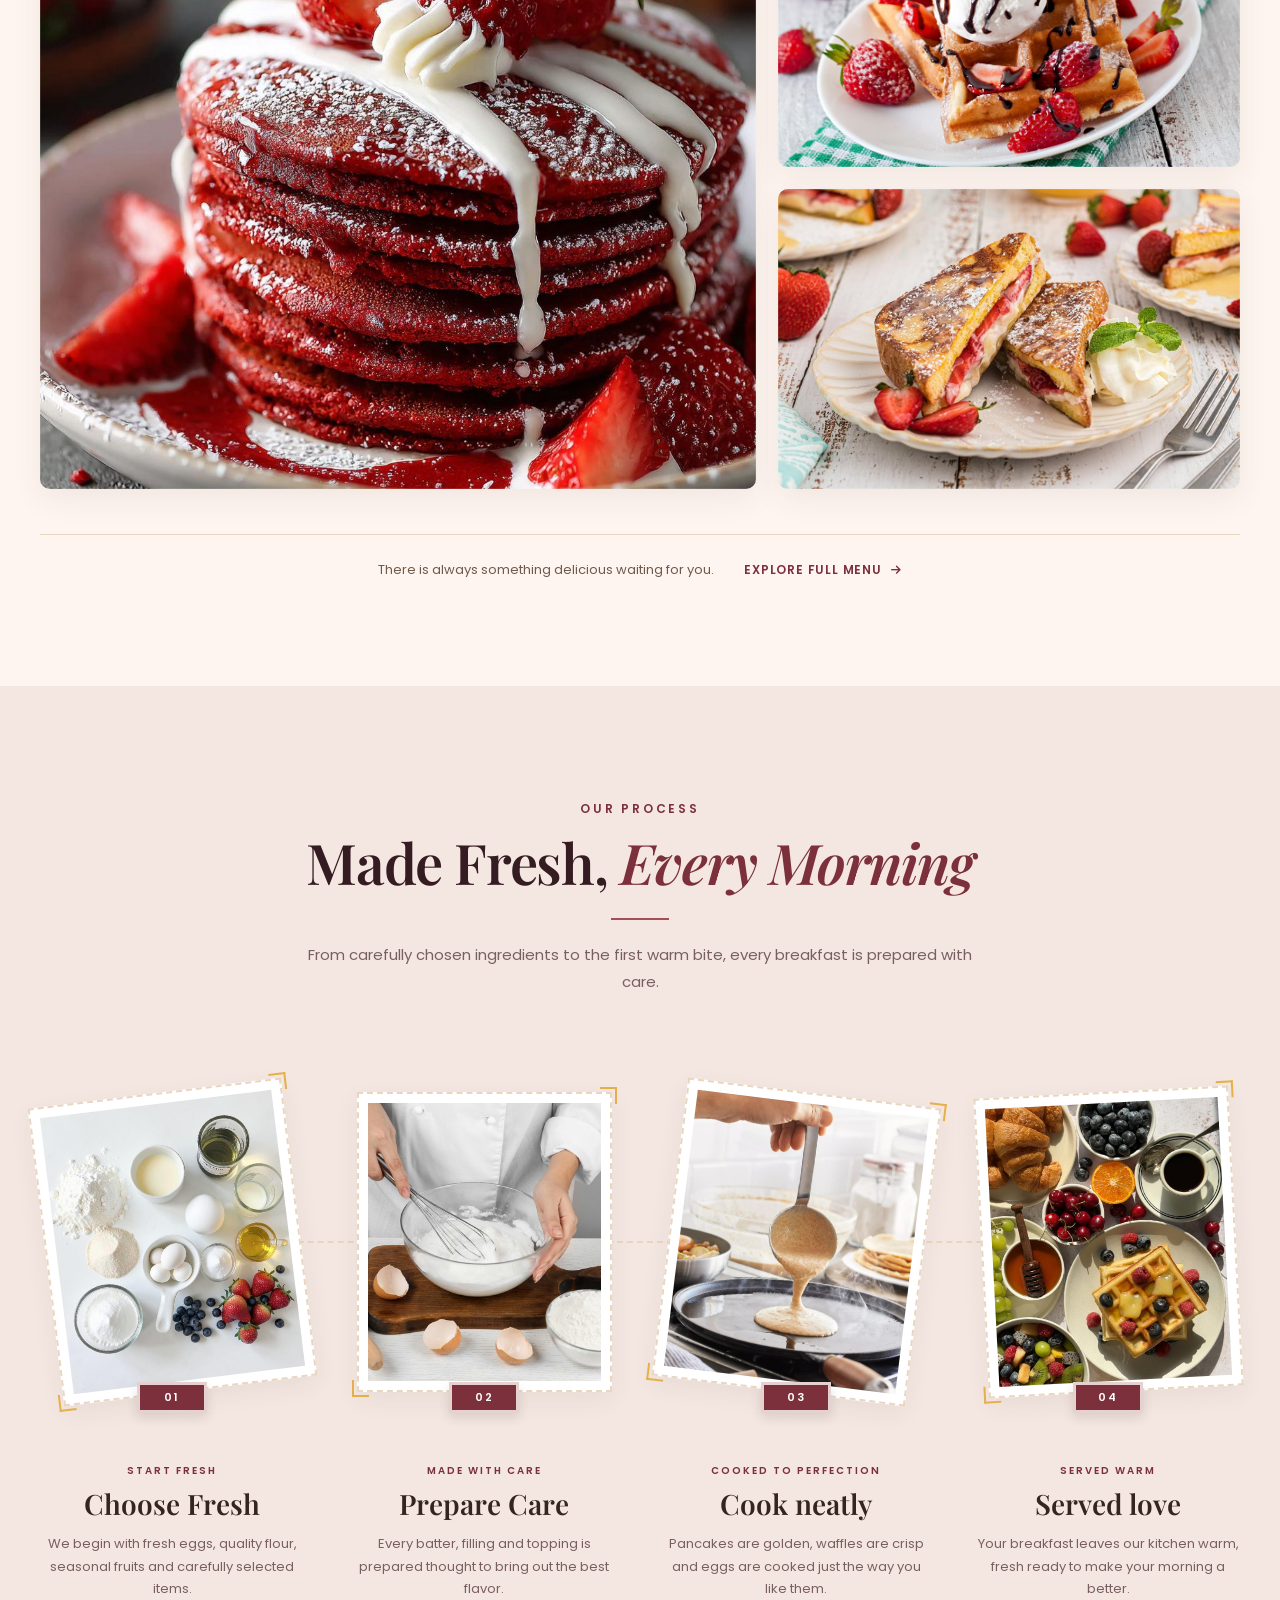
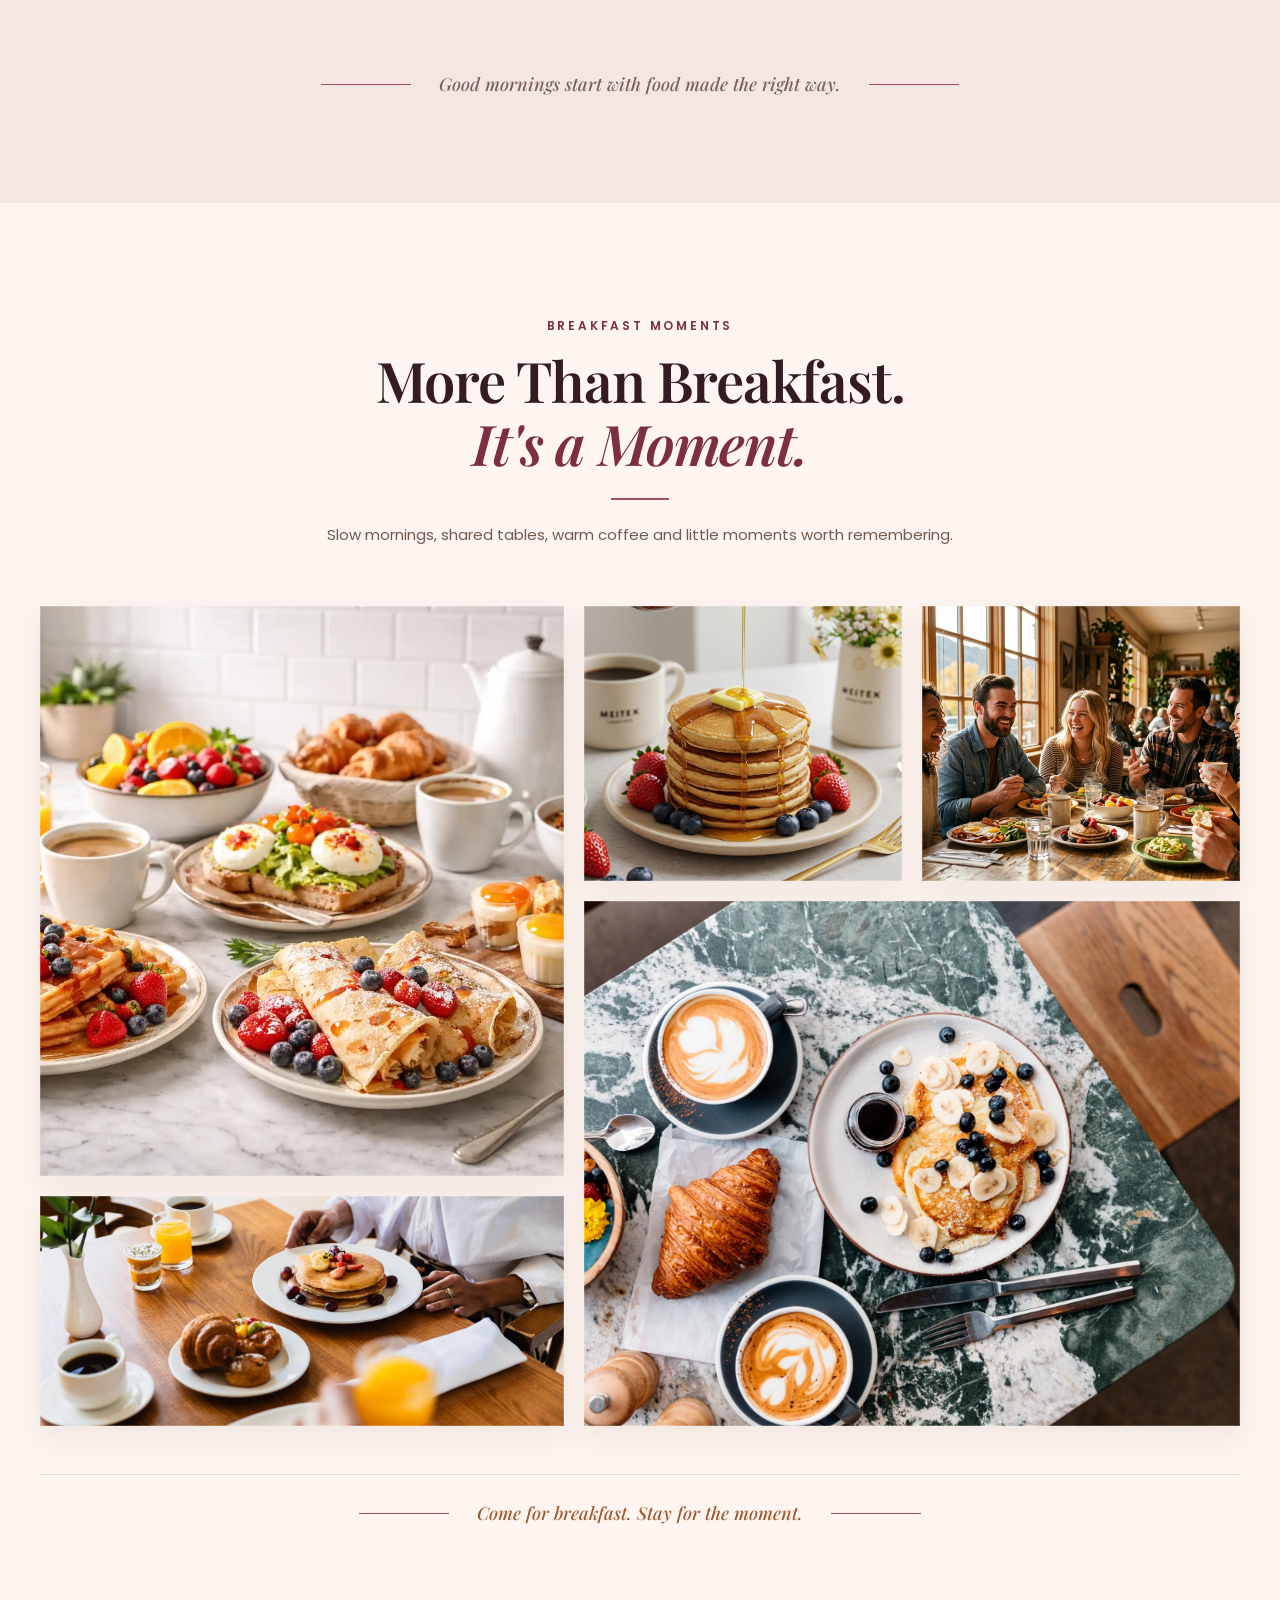
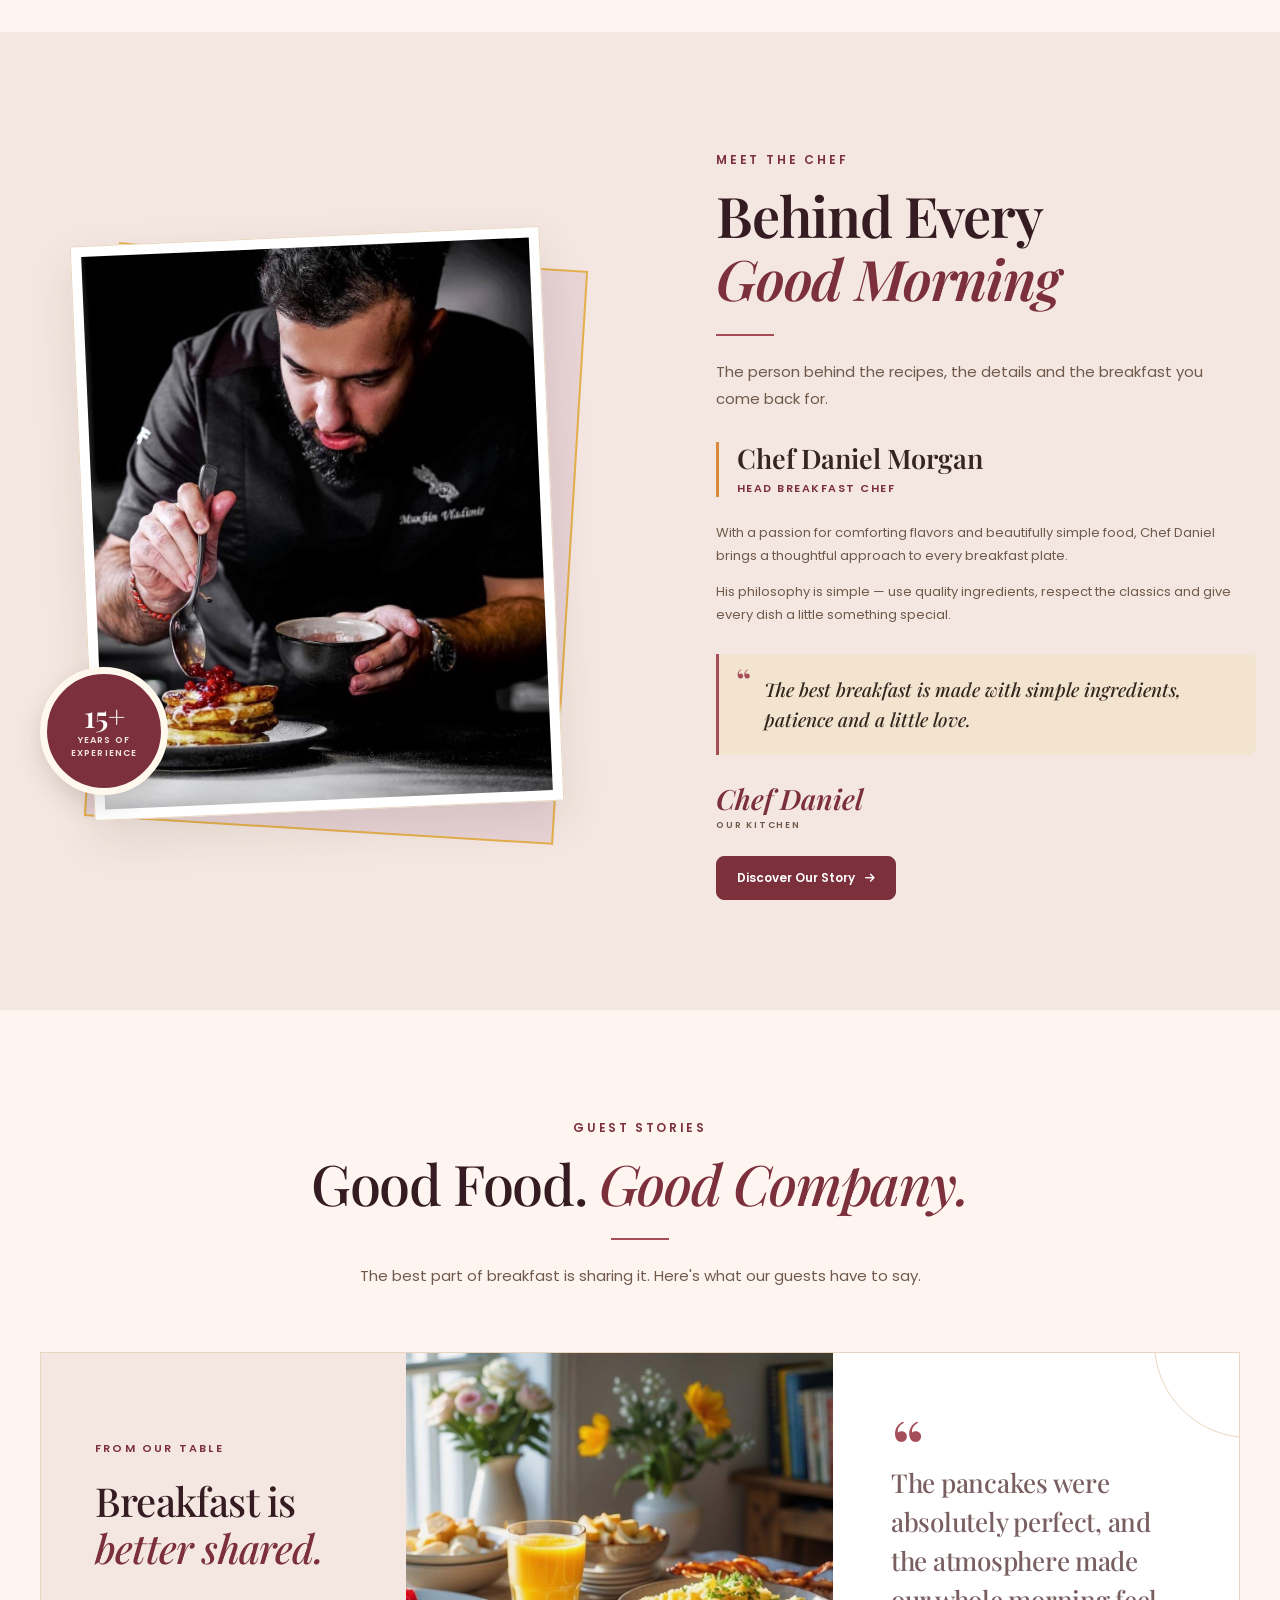
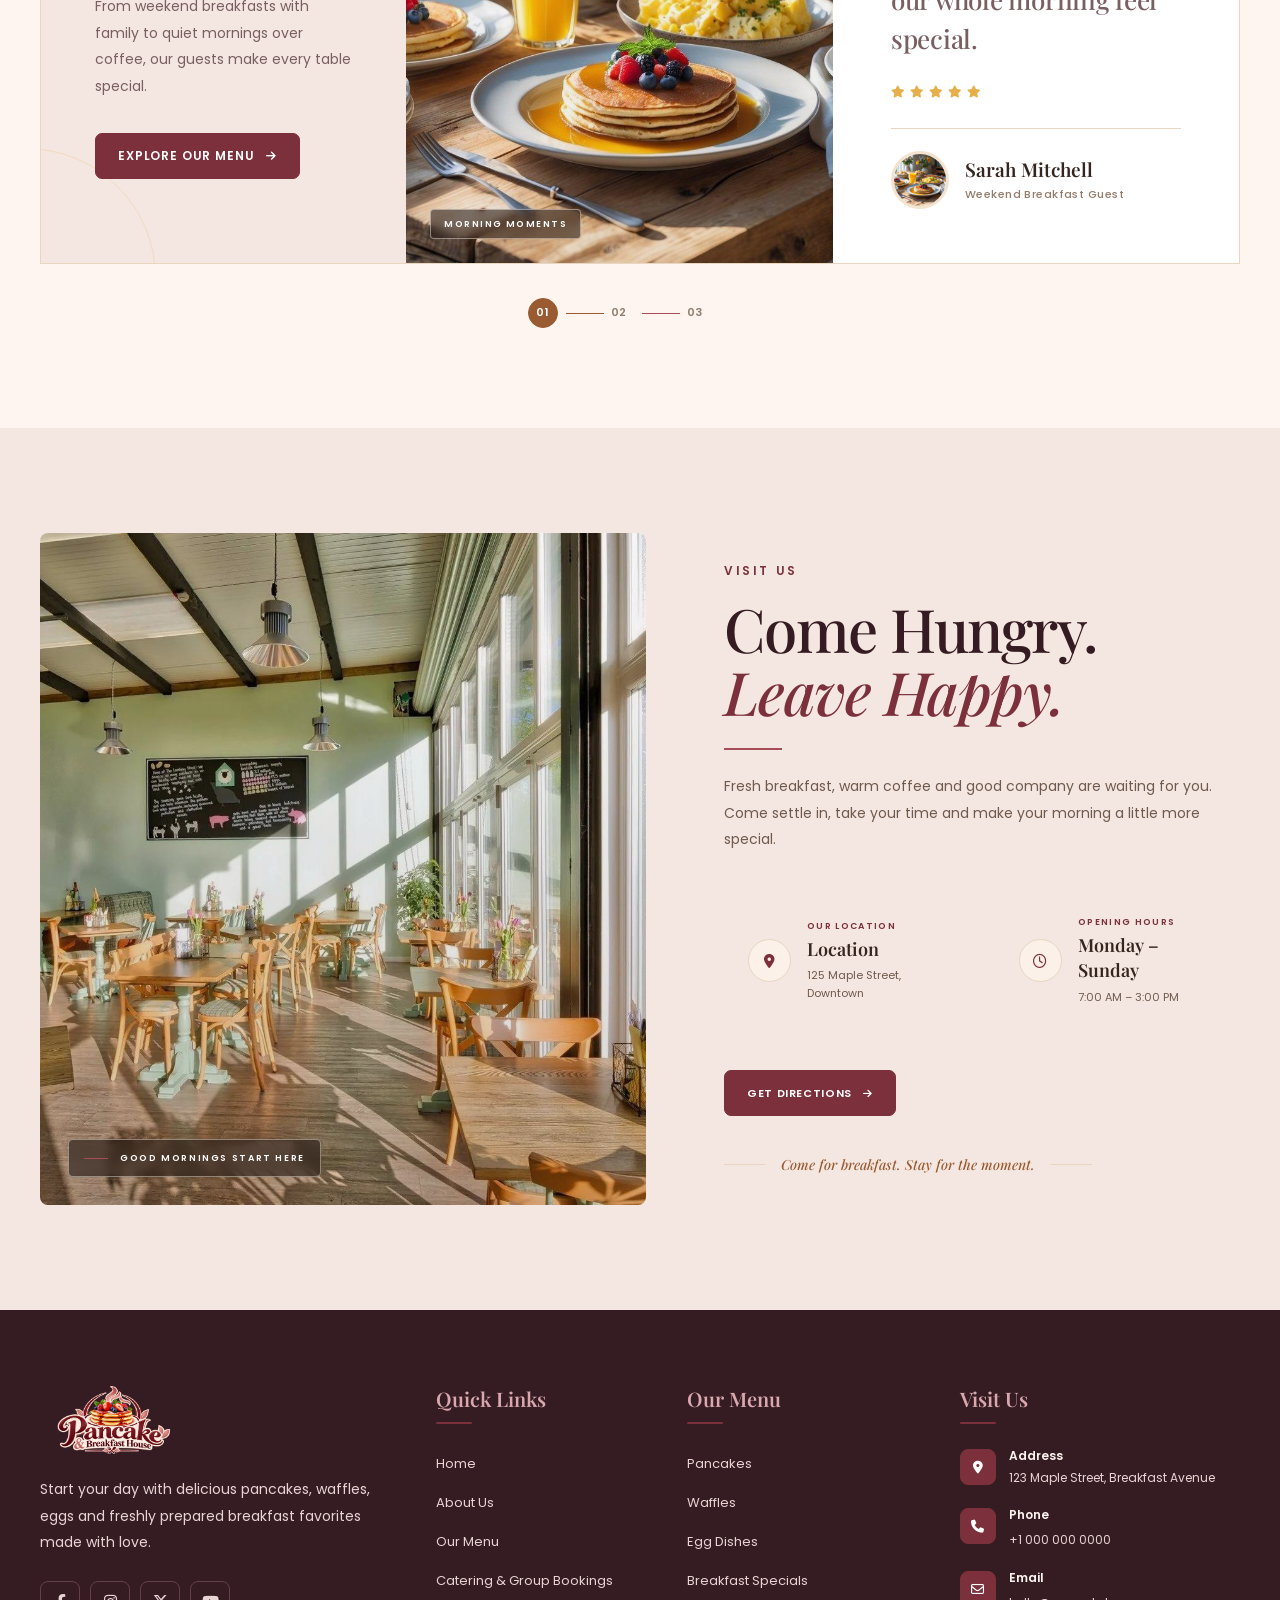
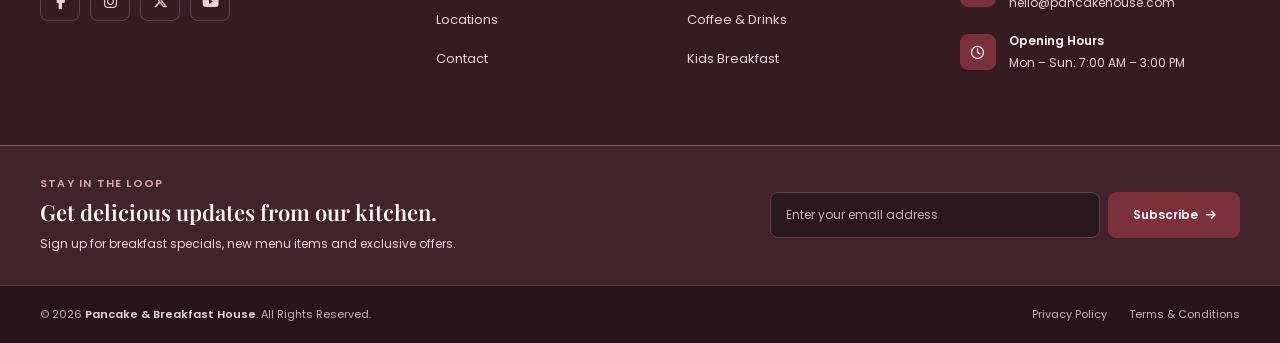
<file: home2.html>
<!DOCTYPE html>
<html lang="en" dir="ltr">

<head>

    <!-- =====================================================
         BASIC META
    ====================================================== -->

    <meta charset="UTF-8">

    <meta
        name="viewport"
        content="width=device-width, initial-scale=1.0"
    >

    <meta
        name="description"
        content="Pancake & Breakfast House - Delicious pancakes, waffles, eggs and breakfast favorites."
    >

    <meta
        name="keywords"
        content="pancake, breakfast, waffles, brunch, breakfast restaurant"
    >

    <meta
        name="author"
        content="Pancake & Breakfast House"
    >


    <!-- =====================================================
         TITLE
    ====================================================== -->

    <title>
        Pancake & Breakfast House
    </title>
    <!-- Favicon -->

  <link rel="icon" type="image/png" href="images/logo.png">


    <!-- =====================================================
         GOOGLE FONTS
    ====================================================== -->

    <link
        rel="preconnect"
        href="https://fonts.googleapis.com"
    >

    <link
        rel="preconnect"
        href="https://fonts.gstatic.com"
        crossorigin
    >

    <link
        href="https://fonts.googleapis.com/css2?family=Playfair+Display:wght@500;600;700&family=Poppins:wght@400;500;600;700&display=swap"
        rel="stylesheet"
    >


    <!-- =====================================================
         FONT AWESOME
    ====================================================== -->

    <link
        rel="stylesheet"
        href="https://cdnjs.cloudflare.com/ajax/libs/font-awesome/6.7.2/css/all.min.css"
    >


    <!-- =====================================================
         MAIN CSS
    ====================================================== -->

    <link
        rel="stylesheet"
        href="css/style.css"
    >
    <link
        rel="stylesheet"
        href="css/responsive.css"
    >

</head>


<body>


    <!-- =====================================================
         HEADER
    ====================================================== -->

    <header
        class="site-header"
        id="siteHeader"
    >

        <div class="header-container">


            <!-- =================================================
                 LOGO
            ================================================== -->

            <a
                href="index.html"
                class="site-logo"
                aria-label="Pancake & Breakfast House Home"
            >

                <img
                    src="images/logo.png"
                    alt="Pancake & Breakfast House Logo"
                >

            </a>


            <!-- =================================================
                 MAIN NAVIGATION

                 IMPORTANT:
                 This SAME navigation is used for:
                 Desktop
                 Tablet
                 iPad Pro
                 iPad Mini
                 Mobile
            ================================================== -->

            <nav
                class="main-nav"
                id="mainNav"
                aria-label="Main Navigation"
            >


                <!-- =============================================
                     HOME DROPDOWN
                ============================================== -->

                <div class="nav-dropdown">

                    <button
                        type="button"
                        class="nav-dropdown-toggle active"
                        aria-expanded="false"
                        aria-haspopup="true"
                    >

                        <span>
                            Home
                        </span>

                        <i
                            class="fa-solid fa-chevron-down"
                            aria-hidden="true"
                        ></i>

                    </button>


                    <div class="nav-dropdown-menu">

                        <a
                            href="index.html"
                            
                        >
                            Home 1
                        </a>

                        <a
                            href="home2.html"
                            class="active"
                        >
                            Home 2
                        </a>

                    </div>

                </div>


                <!-- =============================================
                     ABOUT
                ============================================== -->

                <a
                    href="about.html"
                    class="nav-link"
                >
                    About
                </a>


                <!-- =============================================
                     MENU DROPDOWN
                ============================================== -->

                <div class="nav-dropdown">

                    <button
                        type="button"
                        class="nav-dropdown-toggle"
                        aria-expanded="false"
                        aria-haspopup="true"
                    >

                        <span>
                            Menu
                        </span>

                        <i
                            class="fa-solid fa-chevron-down"
                            aria-hidden="true"
                        ></i>

                    </button>


                    <div class="nav-dropdown-menu">

                        <a
                            href="pancake.html"
                        >
                            Pancakes
                        </a>

                        <a
                            href="waffles.html"
                        >
                            Waffles
                        </a>

                        <a
                            href="egg-dishes.html"
                        >
                            Egg Dishes
                        </a>

                        

                    </div>

                </div>


                <!-- =============================================
                     CATERING & GROUP BOOKINGS
                ============================================== -->

                <a
                    href="catering.html"
                    class="nav-link"
                >
                    Catering &amp; Group Bookings
                </a>


                <!-- =============================================
                     LOCATIONS
                ============================================== -->

                <a
                    href="locations.html"
                    class="nav-link"
                >
                    Locations
                </a>


                <!-- =============================================
                     CONTACT
                ============================================== -->

                <a
                    href="contact.html"
                    class="nav-link"
                >
                    Contact
                </a>


                <!-- =============================================
                     HEADER CONTROLS

                     IMPORTANT:
                     These remain INSIDE the SAME main-nav.

                     Desktop:
                     RTL + Dark Mode + Login → right side

                     Responsive:
                     RTL + Dark Mode + Login → inside
                     hamburger menu
                ============================================== -->

                <div
                    class="header-controls"
                    id="headerControls"
                >


                    <!-- =========================================
                         RTL BUTTON
                    ========================================== -->

                    <button
                        type="button"
                        class="header-control-btn rtl-toggle"
                        id="rtlToggle"
                        aria-label="Switch to RTL mode"
                        title="RTL Mode"
                    >

                        <i
                            class="fa-solid fa-right-left"
                            aria-hidden="true"
                        ></i>

                    </button>


                    <!-- =========================================
                         DARK MODE BUTTON
                    ========================================== -->

                    <button
                        type="button"
                        class="header-control-btn dark-mode-toggle"
                        id="darkModeToggle"
                        aria-label="Enable dark mode"
                        title="Dark Mode"
                    >

                        <i
                            class="fa-solid fa-moon"
                            aria-hidden="true"
                        ></i>

                    </button>


                    <!-- =========================================
                         LOGIN
                    ========================================== -->

                     <a
                        href="enquire.html"
                        class="login-btn"
                    >

                        <i
                            class="fa-regular fa-user"
                            aria-hidden="true"
                        ></i>

                        <span>
                            Enquire Now
                        </span>

                    </a>

                </div>

            </nav>


            <!-- =================================================
                 HAMBURGER BUTTON

                 Controls the SAME #mainNav
            ================================================== -->

            <button
                type="button"
                class="menu-toggle"
                id="menuToggle"
                aria-label="Open navigation menu"
                aria-expanded="false"
                aria-controls="mainNav"
            >

                <i
                    class="fa-solid fa-bars"
                    aria-hidden="true"
                ></i>

            </button>


        </div>

    </header>


    <!-- =====================================================
         MAIN CONTENT
    ====================================================== -->

    <main id="mainContent">
<!-- =========================================================
     HOME 2 — SECTION 01
     HERO
     3 SLIDES + NUMBER NAVIGATION
========================================================= -->


<section class="h2-editorial-hero" id="h2EditorialHero">

    <div class="h2-editorial-container">

        <!-- LEFT CONTENT -->
        <div class="h2-editorial-content">

            <span class="h2-editorial-eyebrow">
                WELCOME TO PANCAKE &amp; BREAKFAST HOUSE
            </span>

            <h1 class="h2-editorial-title">
                Mornings Worth
                <span>Waking Up For.</span>
            </h1>

            <p class="h2-editorial-description">
                Start your morning with fluffy pancakes,
                golden waffles, fresh eggs and comforting
                breakfast favorites made with care.
            </p>

            <!-- ACTION BUTTONS -->
            <div class="h2-editorial-actions">

                <a href="menu.html"
                   class="h2-editorial-btn h2-editorial-btn-primary">

                    Explore Our Menu

                    <i class="fa-solid fa-arrow-right"
                       aria-hidden="true"></i>

                </a>

                <a href="locations.html"
                   class="h2-editorial-btn h2-editorial-btn-secondary">

                    Find a Location

                </a>

            </div>

            <!-- HIGHLIGHTS -->
            <div class="h2-editorial-highlights">

                <span>FRESHLY MADE</span>

                <span class="h2-editorial-dot"></span>

                <span>ALWAYS DELICIOUS</span>

                <span class="h2-editorial-dot"></span>

                <span>MADE WITH CARE</span>

            </div>

        </div>


        <!-- RIGHT IMAGE -->
        <div class="h2-editorial-visual">

            <img
                src="images/home2-hero-1.jpg"
                alt="Fresh pancakes served with berries and maple syrup"
                loading="eager"
            >

            <!-- FLOATING INFORMATION CARD -->
            <div class="h2-editorial-image-card">

                <div class="h2-editorial-image-icon">

                    <i class="fa-solid fa-utensils"
                       aria-hidden="true"></i>

                </div>

                <div class="h2-editorial-image-info">

                    <strong>Made Fresh Daily</strong>

                    <span>
                        A delicious start to every morning
                    </span>

                </div>

            </div>

            <!-- DECORATIVE IMAGE LABEL -->
            <span class="h2-editorial-image-caption">
                A LITTLE HAPPINESS ON EVERY PLATE
            </span>

        </div>

    </div>

</section>

<!-- =========================================================
     HOME 2 — SECTION 02
     THIS IS HOW WE DO BREAKFAST
========================================================= -->

<section class="home2-story" id="home2Story">

    <div class="home2-story-container">

        <!-- =================================================
             LEFT — IMAGE COMPOSITION
        ================================================== -->

        <div class="home2-story-images">

            <div class="home2-story-image-main">
                <img
                    src="images/home2-story-main.jpg"
                    alt="Fresh breakfast served at Pancake & Breakfast House"
                    loading="lazy"
                >
            </div>

            <div class="home2-story-image-small">
                <img
                    src="images/home2-story-small.jpg"
                    alt="Fresh pancakes with fruit and maple syrup"
                    loading="lazy"
                >
            </div>

            <div class="home2-story-image-accent"></div>

            <div class="home2-story-years">
                <span class="home2-story-years-number">10+</span>
                <span class="home2-story-years-text">
                    Years of<br>
                    Breakfast
                </span>
            </div>

        </div>


        <!-- =================================================
             RIGHT — STORY CONTENT
        ================================================== -->

        <div class="home2-story-content">

            <span class="home2-story-eyebrow">
                OUR STORY
            </span>

            <h2 class="home2-story-title">
                This Is How We Do
                <span>Breakfast</span>
            </h2>

            <div class="home2-story-divider"></div>

            <p class="home2-story-highlight">
                We believe the best mornings begin around
                a table filled with good food and good company.
            </p>

            <p class="home2-story-description">
                Pancake &amp; Breakfast House was created with
                one simple idea — breakfast should feel special.
                From our first stack of pancakes to the many
                mornings we have shared with our guests, we have
                always focused on fresh ingredients, comforting
                recipes and food made with genuine care.
            </p>

            <p class="home2-story-description">
                Whether you are joining us for a quiet cup of
                coffee, a family breakfast or a weekend gathering
                with friends, our goal is to make every visit
                warm, delicious and worth remembering.
            </p>


            <!-- =================================================
                 STORY HIGHLIGHTS
            ================================================== -->

            <div class="home2-story-highlights">

                <div class="home2-story-highlight-item">

                    <span class="home2-story-highlight-number">
                        01
                    </span>

                    <div class="home2-story-highlight-content">
                        <h3>
                            Fresh Every Morning
                        </h3>

                        <p>
                            Carefully prepared ingredients
                            for a better breakfast.
                        </p>
                    </div>

                </div>


                <div class="home2-story-highlight-item">

                    <span class="home2-story-highlight-number">
                        02
                    </span>

                    <div class="home2-story-highlight-content">
                        <h3>
                            Made With Care
                        </h3>

                        <p>
                            Recipes prepared with passion,
                            patience to detail.
                        </p>
                    </div>

                </div>

            </div>


            <!-- =================================================
                 STORY SIGNATURE
            ================================================== -->

            <div class="home2-story-signature">

                <span class="home2-story-signature-text">
                    Made for mornings,
                    made for you.
                </span>

            </div>


            <!-- =================================================
                 STORY ACTION
            ================================================== -->

            <div class="home2-story-action">

                <a
                    href="about.html"
                    class="home2-story-button"
                >
                    Discover Our Story
                    <i
                        class="fa-solid fa-arrow-right"
                        aria-hidden="true"
                    ></i>
                </a>

            </div>

        </div>

    </div>

</section>
<!-- =========================================================
     HOME 2 — SECTION 03
     BREAKFAST PHILOSOPHY
========================================================= -->

<section class="home2-philosophy" id="home2Philosophy">

    <div class="home2-philosophy-container">

        <!-- =================================================
             SECTION HEADER
        ================================================== -->

        <div class="home2-philosophy-heading">

            <span class="home2-philosophy-eyebrow">
                OUR PHILOSOPHY
            </span>

            <h2 class="home2-philosophy-title">
                Simple Ingredients.
                <span>Big Flavor.</span>
            </h2>

            <div class="home2-philosophy-divider"></div>

            <p class="home2-philosophy-intro">
                We keep breakfast simple, fresh and full of flavor.
                Every dish begins with quality ingredients and
                thoughtful preparation.
            </p>

        </div>


        <!-- =================================================
             PHILOSOPHY ITEMS
        ================================================== -->

        <div class="home2-philosophy-grid">

            <!-- =================================================
                 ITEM 01
            ================================================== -->

            <article class="home2-philosophy-item">

                <div class="home2-philosophy-number">
                    01
                </div>

                <div class="home2-philosophy-icon">
                    <i
                        class="fa-solid fa-seedling"
                        aria-hidden="true"
                    ></i>
                </div>

                <div class="home2-philosophy-content">

                    <h3 class="home2-philosophy-item-title">
                        Quality Ingredients
                    </h3>

                    <p class="home2-philosophy-item-description">
                        We choose fresh, carefully selected ingredients
                        to bring natural flavor and quality to every
                        breakfast we serve.
                    </p>

                </div>

                <div class="home2-philosophy-line"></div>

            </article>


            <!-- =================================================
                 ITEM 02
            ================================================== -->

            <article class="home2-philosophy-item">

                <div class="home2-philosophy-number">
                    02
                </div>

                <div class="home2-philosophy-icon">
                    <i
                        class="fa-solid fa-kitchen-set"
                        aria-hidden="true"
                    ></i>
                </div>

                <div class="home2-philosophy-content">

                    <h3 class="home2-philosophy-item-title">
                        Made From first
                    </h3>

                    <p class="home2-philosophy-item-description">
                        From our pancake batter to our favorite
                        breakfast creations, we prepare our food
                        with care every morning.
                    </p>

                </div>

                <div class="home2-philosophy-line"></div>

            </article>


            <!-- =================================================
                 ITEM 03
            ================================================== -->

            <article class="home2-philosophy-item">

                <div class="home2-philosophy-number">
                    03
                </div>

                <div class="home2-philosophy-icon">
                    <i
                        class="fa-solid fa-sun"
                        aria-hidden="true"
                    ></i>
                </div>

                <div class="home2-philosophy-content">

                    <h3 class="home2-philosophy-item-title">
                        Always Fresh
                    </h3>

                    <p class="home2-philosophy-item-description">
                        Breakfast is best when it is fresh, warm
                        and served at the right moment, which is
                        why we make every order to serve.
                    </p>

                </div>

                <div class="home2-philosophy-line"></div>

            </article>

        </div>


        <!-- =================================================
             BOTTOM STATEMENT
        ================================================== -->

        <div class="home2-philosophy-bottom">

            <span class="home2-philosophy-bottom-line"></span>

            <p class="home2-philosophy-bottom-text">
                Good food does not need to be complicated.
                It just needs to be made well.
            </p>

            <span class="home2-philosophy-bottom-line"></span>

        </div>

    </div>

</section>
<!-- =========================================================
     HOME 2 — SECTION 04
     WORTH GETTING OUT OF BED FOR
========================================================== -->

<section class="home2-signature" id="home2SignatureDishes">

    <div class="home2-signature-container">

        <!-- =================================================
             SECTION HEADER
        ================================================== -->

        <div class="home2-signature-header">

            <span class="home2-signature-eyebrow">
                SIGNATURE DISHES
            </span>

            <h2 class="home2-signature-title">
                Worth Getting
                <span>Out of Bed For</span>
            </h2>

            <div class="home2-signature-divider"></div>

            <p class="home2-signature-intro">
                Our most-loved breakfast creations, made for slow
                mornings and hungry hearts.
            </p>

        </div>


        <!-- =================================================
             SIGNATURE DISHES GRID
        ================================================== -->

        <div class="home2-signature-grid">


            <!-- =================================================
                 FEATURED DISH
            ================================================== -->

            <article class="home2-signature-card home2-signature-card-featured">

                <div class="home2-signature-image">

                    <img
                        src="images/home2-signature-pancakes.jpg"
                        alt="Signature Berry Pancakes"
                        loading="lazy"
                    >

                    <div class="home2-signature-overlay">

                        <div class="home2-signature-details">

                            <span class="home2-signature-category">
                                SIGNATURE FAVORITE
                            </span>

                            <h3 class="home2-signature-name">
                                Signature Berry Pancakes
                            </h3>

                            <p class="home2-signature-description">
                                Fluffy buttermilk pancakes layered with
                                fresh berries, whipped cream and warm
                                maple syrup.
                            </p>

                            <div class="home2-signature-bottom">

                                <span class="home2-signature-price">
                                    $12.90
                                </span>

                                <a
                                    href="order.html"
                                    class="home2-signature-order"
                                >
                                    <span>Order Now</span>

                                    <i
                                        class="fa-solid fa-arrow-right"
                                        aria-hidden="true"
                                    ></i>
                                </a>

                            </div>

                        </div>

                    </div>

                </div>

            </article>


            <!-- =================================================
                 SECOND DISH
            ================================================== -->

            <article class="home2-signature-card">

                <div class="home2-signature-image">

                    <img
                        src="images/home2-signature-waffle.jpg"
                        alt="Strawberry Belgian Waffle"
                        loading="lazy"
                    >

                    <div class="home2-signature-overlay">

                        <div class="home2-signature-details">

                            <span class="home2-signature-category">
                                HOUSE FAVORITE
                            </span>

                            <h3 class="home2-signature-name">
                                Strawberry Belgian Waffle
                            </h3>

                            <p class="home2-signature-description">
                                Crisp golden Belgian waffle served with
                                strawberries, cream and maple drizzle.
                            </p>

                            <div class="home2-signature-bottom">

                                <span class="home2-signature-price">
                                    $11.50
                                </span>

                                <a
                                    href="order.html"
                                    class="home2-signature-order"
                                >
                                    <span>Order Now</span>

                                    <i
                                        class="fa-solid fa-arrow-right"
                                        aria-hidden="true"
                                    ></i>
                                </a>

                            </div>

                        </div>

                    </div>

                </div>

            </article>


            <!-- =================================================
                 THIRD DISH
            ================================================== -->

            <article class="home2-signature-card">

                <div class="home2-signature-image">

                    <img
                        src="images/home2-signature-french-toast.jpg"
                        alt="Berry French Toast"
                        loading="lazy"
                    >

                    <div class="home2-signature-overlay">

                        <div class="home2-signature-details">

                            <span class="home2-signature-category">
                                MORNING CLASSIC
                            </span>

                            <h3 class="home2-signature-name">
                                Berry French Toast
                            </h3>

                            <p class="home2-signature-description">
                                Thick-cut brioche French toast topped with
                                seasonal berries, powdered sugar and syrup.
                            </p>

                            <div class="home2-signature-bottom">

                                <span class="home2-signature-price">
                                    $10.90
                                </span>

                                <a
                                    href="order.html"
                                    class="home2-signature-order"
                                >
                                    <span>Order Now</span>

                                    <i
                                        class="fa-solid fa-arrow-right"
                                        aria-hidden="true"
                                    ></i>

                                </a>

                            </div>

                        </div>

                    </div>

                </div>

            </article>


        </div>


        <!-- =================================================
             BOTTOM LINK
        ================================================== -->

        <div class="home2-signature-footer">

            <p class="home2-signature-footer-text">
                There is always something delicious waiting for you.
            </p>

            <a
                href="menu.html"
                class="home2-signature-menu-link"
            >
                Explore Full Menu

                <i
                    class="fa-solid fa-arrow-right"
                    aria-hidden="true"
                ></i>

            </a>

        </div>

    </div>

</section>
<!-- =========================================================
     HOME 2 — SECTION 05
     MADE FRESH, EVERY MORNING
========================================================== -->

<section class="home2-process" id="home2Process">

    <div class="home2-process-container">

        <!-- =================================================
             SECTION HEADER
        ================================================== -->

        <div class="home2-process-header">

            <span class="home2-process-eyebrow">
                OUR PROCESS
            </span>

            <h2 class="home2-process-title">
                Made Fresh,
                <span>Every Morning</span>
            </h2>

            <div class="home2-process-divider"></div>

            <p class="home2-process-intro">
                From carefully chosen ingredients to the first warm bite,
                every breakfast is prepared with care.
            </p>

        </div>


        <!-- =================================================
             PROCESS TIMELINE
        ================================================== -->

        <div class="home2-process-timeline">


            <!-- =================================================
                 STEP 01 — INGREDIENTS
            ================================================== -->

            <article class="home2-process-item home2-process-item-one">

                <div class="home2-process-visual">

                    <div class="home2-process-image-frame">

                        <img
                            src="images/home2-process-ingredients.jpg"
                            alt="Fresh ingredients prepared for breakfast"
                            loading="lazy"
                        >

                    </div>

                    <span class="home2-process-number">
                        01
                    </span>

                </div>

                <div class="home2-process-content">

                    <span class="home2-process-step">
                        START FRESH
                    </span>

                    <h3 class="home2-process-item-title">
                        Choose Fresh
                    </h3>

                    <p class="home2-process-item-description">
                        We begin with fresh eggs, quality flour, seasonal
                        fruits and carefully selected items.
                    </p>

                </div>

            </article>


            <!-- =================================================
                 STEP 02 — PREPARATION
            ================================================== -->

            <article class="home2-process-item home2-process-item-two">

                <div class="home2-process-visual">

                    <div class="home2-process-image-frame">

                        <img
                            src="images/home2-process-preparation.jpg"
                            alt="Breakfast ingredients being prepared in the kitchen"
                            loading="lazy"
                        >

                    </div>

                    <span class="home2-process-number">
                        02
                    </span>

                </div>

                <div class="home2-process-content">

                    <span class="home2-process-step">
                        MADE WITH CARE
                    </span>

                    <h3 class="home2-process-item-title">
                        Prepare Care
                    </h3>

                    <p class="home2-process-item-description">
                        Every batter, filling and topping is prepared
                        thought to bring out the best flavor.
                    </p>

                </div>

            </article>


            <!-- =================================================
                 STEP 03 — COOKING
            ================================================== -->

            <article class="home2-process-item home2-process-item-three">

                <div class="home2-process-visual">

                    <div class="home2-process-image-frame">

                        <img
                            src="images/home2-process-cooking.jpg"
                            alt="Fresh breakfast cooking in the kitchen"
                            loading="lazy"
                        >

                    </div>

                    <span class="home2-process-number">
                        03
                    </span>

                </div>

                <div class="home2-process-content">

                    <span class="home2-process-step">
                        COOKED TO PERFECTION
                    </span>

                    <h3 class="home2-process-item-title">
                        Cook neatly
                    </h3>

                    <p class="home2-process-item-description">
                        Pancakes are golden, waffles are crisp and eggs
                        are cooked just the way you like them.
                    </p>

                </div>

            </article>


            <!-- =================================================
                 STEP 04 — SERVING
            ================================================== -->

            <article class="home2-process-item home2-process-item-four">

                <div class="home2-process-visual">

                    <div class="home2-process-image-frame">

                        <img
                            src="images/home2-process-serving.jpg"
                            alt="Fresh breakfast served warm at the table"
                            loading="lazy"
                        >

                    </div>

                    <span class="home2-process-number">
                        04
                    </span>

                </div>

                <div class="home2-process-content">

                    <span class="home2-process-step">
                        SERVED WARM
                    </span>

                    <h3 class="home2-process-item-title">
                        Served love
                    </h3>

                    <p class="home2-process-item-description">
                        Your breakfast leaves our kitchen warm, fresh
                        ready to make your morning a better.
                    </p>

                </div>

            </article>


        </div>


        <!-- =================================================
             BOTTOM MESSAGE
        ================================================== -->

        <div class="home2-process-bottom">

            <span class="home2-process-bottom-line"></span>

            <p class="home2-process-bottom-text">
                Good mornings start with food made the right way.
            </p>

            <span class="home2-process-bottom-line"></span>

        </div>

    </div>

</section>
<!-- =========================================================
     HOME 2 — SECTION 06
     MORE THAN BREAKFAST. IT'S A MOMENT.
========================================================== -->

<section class="home2-moments" id="home2Moments">

    <div class="home2-moments-container">

        <!-- =================================================
             SECTION HEADER
        ================================================== -->

        <div class="home2-moments-header">

            <span class="home2-moments-eyebrow">
                BREAKFAST MOMENTS
            </span>

            <h2 class="home2-moments-title">
                More Than Breakfast.
                <span>It's a Moment.</span>
            </h2>

            <div class="home2-moments-divider"></div>

            <p class="home2-moments-intro">
                Slow mornings, shared tables, warm coffee and little
                moments worth remembering.
            </p>

        </div>


        <!-- =================================================
             EDITORIAL GALLERY
        ================================================== -->

        <div class="home2-moments-gallery">


            <!-- =================================================
                 IMAGE 01 — LARGE FEATURE
            ================================================== -->

            <article class="home2-moment-card home2-moment-card-large">

                <div class="home2-moment-image">

                    <img
                        src="images/home2-moment-1.jpg"
                        alt="Breakfast table filled with pancakes and coffee"
                        loading="lazy"
                    >

                    <div class="home2-moment-overlay">

                        <div class="home2-moment-content">

                            <span class="home2-moment-category">
                                SLOW MORNINGS
                            </span>

                            <h3 class="home2-moment-title-card">
                                Start The Day Slowly
                            </h3>

                            <p class="home2-moment-description">
                                Take your time, enjoy your breakfast
                                and make room for a good morning.
                            </p>

                            <span class="home2-moment-arrow">
                                <i
                                    class="fa-solid fa-arrow-right"
                                    aria-hidden="true"
                                ></i>
                            </span>

                        </div>

                    </div>

                </div>

            </article>


            <!-- =================================================
                 IMAGE 02
            ================================================== -->

            <article class="home2-moment-card home2-moment-card-top">

                <div class="home2-moment-image">

                    <img
                        src="images/home2-moment-2.jpg"
                        alt="Fresh pancakes served with maple syrup"
                        loading="lazy"
                    >

                    <div class="home2-moment-overlay">

                        <div class="home2-moment-content">

                            <span class="home2-moment-category">
                                SOMETHING SWEET
                            </span>

                            <h3 class="home2-moment-title-card">
                                A Little Extra Sweetness
                            </h3>

                            <span class="home2-moment-arrow">
                                <i
                                    class="fa-solid fa-arrow-right"
                                    aria-hidden="true"
                                ></i>
                            </span>

                        </div>

                    </div>

                </div>

            </article>


            <!-- =================================================
                 IMAGE 03
            ================================================== -->

            <article class="home2-moment-card home2-moment-card-middle">

                <div class="home2-moment-image">

                    <img
                        src="images/home2-moment-3.jpg"
                        alt="Friends enjoying breakfast together"
                        loading="lazy"
                    >

                    <div class="home2-moment-overlay">

                        <div class="home2-moment-content">

                            <span class="home2-moment-category">
                                GATHER TOGETHER
                            </span>

                            <h3 class="home2-moment-title-card">
                                Better Around The Table
                            </h3>

                            <span class="home2-moment-arrow">
                                <i
                                    class="fa-solid fa-arrow-right"
                                    aria-hidden="true"
                                ></i>
                            </span>

                        </div>

                    </div>

                </div>

            </article>


            <!-- =================================================
                 IMAGE 04 — WIDE
            ================================================== -->

            <article class="home2-moment-card home2-moment-card-wide">

                <div class="home2-moment-image">

                    <img
                        src="images/home2-moment-4.jpg"
                        alt="Fresh coffee and breakfast on a restaurant table"
                        loading="lazy"
                    >

                    <div class="home2-moment-overlay">

                        <div class="home2-moment-content">

                            <span class="home2-moment-category">
                                COFFEE &amp; CONVERSATION
                            </span>

                            <h3 class="home2-moment-title-card">
                                Stay For One More Cup
                            </h3>

                            <p class="home2-moment-description">
                                Good coffee, good company and nowhere
                                else you need to be.
                            </p>

                            <span class="home2-moment-arrow">
                                <i
                                    class="fa-solid fa-arrow-right"
                                    aria-hidden="true"
                                ></i>
                            </span>

                        </div>

                    </div>

                </div>

            </article>


            <!-- =================================================
                 IMAGE 05
            ================================================== -->

            <article class="home2-moment-card home2-moment-card-small">

                <div class="home2-moment-image">

                    <img
                        src="images/home2-moment-5.jpg"
                        alt="Warm breakfast being served at the table"
                        loading="lazy"
                    >

                    <div class="home2-moment-overlay">

                        <div class="home2-moment-content">

                            <span class="home2-moment-category">
                                SERVED WARM
                            </span>

                            <h3 class="home2-moment-title-card">
                                Made For Your Morning
                            </h3>

                            <span class="home2-moment-arrow">
                                <i
                                    class="fa-solid fa-arrow-right"
                                    aria-hidden="true"
                                ></i>
                            </span>

                        </div>

                    </div>

                </div>

            </article>


        </div>


        <!-- =================================================
             BOTTOM MESSAGE
        ================================================== -->

        <div class="home2-moments-footer">

            <span class="home2-moments-footer-line"></span>

            <p class="home2-moments-footer-text">
                Come for breakfast. Stay for the moment.
            </p>

            <span class="home2-moments-footer-line"></span>

        </div>

    </div>

</section>
<!-- =========================================================
     HOME 2 — SECTION 07
     MEET THE CHEF
========================================================== -->

<section class="home2-chef" id="home2Chef">

    <div class="home2-chef-container">

        <!-- =================================================
             CHEF IMAGE
        ================================================== -->

        <div class="home2-chef-visual">

            <div class="home2-chef-image-frame">

                <img
                    src="images/home2-chef.jpg"
                    alt="Chef Daniel Morgan preparing breakfast"
                    loading="lazy"
                >

            </div>

            <div class="home2-chef-image-accent"></div>

            <div class="home2-chef-experience">

                <span class="home2-chef-experience-number">
                    15+
                </span>

                <span class="home2-chef-experience-text">
                    Years of<br>
                    Experience
                </span>

            </div>

        </div>


        <!-- =================================================
             CHEF CONTENT
        ================================================== -->

        <div class="home2-chef-content">

            <span class="home2-chef-eyebrow">
                MEET THE CHEF
            </span>

            <h2 class="home2-chef-title">
                Behind Every
                <span>Good Morning</span>
            </h2>

            <div class="home2-chef-divider"></div>

            <p class="home2-chef-intro">
                The person behind the recipes, the details and the
                breakfast you come back for.
            </p>


            <!-- =================================================
                 CHEF NAME
            ================================================== -->

            <div class="home2-chef-name-block">

                <h3 class="home2-chef-name">
                    Chef Daniel Morgan
                </h3>

                <span class="home2-chef-role">
                    Head Breakfast Chef
                </span>

            </div>


            <!-- =================================================
                 CHEF STORY
            ================================================== -->

            <div class="home2-chef-story">

                <p>
                    With a passion for comforting flavors and beautifully
                    simple food, Chef Daniel brings a thoughtful approach
                    to every breakfast plate.
                </p>

                <p>
                    His philosophy is simple — use quality ingredients,
                    respect the classics and give every dish a little
                    something special.
                </p>

            </div>


            <!-- =================================================
                 CHEF QUOTE
            ================================================== -->

            <blockquote class="home2-chef-quote">

                <span class="home2-chef-quote-mark">
                    “
                </span>

                <p>
                    The best breakfast is made with simple ingredients,
                    patience and a little love.
                </p>

            </blockquote>


            <!-- =================================================
                 CHEF SIGNATURE
            ================================================== -->

            <div class="home2-chef-signature">

                <span class="home2-chef-signature-name">
                    Chef Daniel
                </span>

                <span class="home2-chef-signature-label">
                    Our Kitchen
                </span>

            </div>


            <!-- =================================================
                 CHEF ACTION
            ================================================== -->

            <div class="home2-chef-action">

                <a
                    href="about.html"
                    class="home2-chef-button"
                >
                    Discover Our Story

                    <i
                        class="fa-solid fa-arrow-right"
                        aria-hidden="true"
                    ></i>

                </a>

            </div>

        </div>

    </div>

</section>
<!-- ============================================================
     HOME 2 — SECTION 08
     GUEST STORIES
============================================================= -->

<section class="home2-guest" id="home2GuestStories">

    <div class="home2-guest-container">

        <!-- =================================================
             SECTION HEADER
        ================================================== -->

        <div class="home2-guest-header">

            <span class="home2-guest-eyebrow">
                GUEST STORIES
            </span>

            <h2 class="home2-guest-title">
                Good Food. <span>Good Company.</span>
            </h2>

            <div class="home2-guest-divider"></div>

            <p class="home2-guest-intro">
                The best part of breakfast is sharing it.
                Here's what our guests have to say.
            </p>

        </div>


        <!-- =================================================
             TESTIMONIAL SLIDER
        ================================================== -->

        <div class="home2-guest-slider" id="home2GuestSlider">


            <!-- =================================================
                 SLIDE 01
            ================================================== -->

            <article
                class="home2-guest-slide active"
                aria-hidden="false"
            >

                <!-- LEFT EDITORIAL PANEL -->

                <div class="home2-guest-intro-panel">

                    <span class="home2-guest-panel-label">
                        FROM OUR TABLE
                    </span>

                    <h3 class="home2-guest-panel-title">
                        Breakfast is
                        <span>better shared.</span>
                    </h3>

                    <p class="home2-guest-panel-description">
                        From weekend breakfasts with family to quiet
                        mornings over coffee, our guests make every
                        table special.
                    </p>

                    <a
                        href="menu.html"
                        class="home2-guest-panel-button"
                    >
                        Explore Our Menu
                        <i
                            class="fa-solid fa-arrow-right"
                            aria-hidden="true"
                        ></i>
                    </a>

                </div>


                <!-- CENTER IMAGE -->

                <div class="home2-guest-image-panel">

                    <div class="home2-guest-image-frame">

                        <img
                            src="images/home2-guest-1.jpg"
                            alt="Guests enjoying breakfast at Pancake & Breakfast House"
                            loading="lazy"
                        >

                    </div>

                    <span class="home2-guest-image-label">
                        MORNING MOMENTS
                    </span>

                </div>


                <!-- RIGHT TESTIMONIAL -->

                <div class="home2-guest-testimonial-panel">

                    <span class="home2-guest-quote-mark">
                        “
                    </span>

                    <blockquote class="home2-guest-quote">
                        The pancakes were absolutely perfect,
                        and the atmosphere made our whole morning
                        feel special.
                    </blockquote>

                    <div class="home2-guest-rating">
                        <i class="fa-solid fa-star"></i>
                        <i class="fa-solid fa-star"></i>
                        <i class="fa-solid fa-star"></i>
                        <i class="fa-solid fa-star"></i>
                        <i class="fa-solid fa-star"></i>
                    </div>

                    <div class="home2-guest-person">

                        <div class="home2-guest-person-image">
                            <img
                                src="images/home2-guest-1.jpg"
                                alt="Sarah Mitchell"
                                loading="lazy"
                            >
                        </div>

                        <div class="home2-guest-person-info">

                            <h3 class="home2-guest-person-name">
                                Sarah Mitchell
                            </h3>

                            <span class="home2-guest-person-role">
                                Weekend Breakfast Guest
                            </span>

                        </div>

                    </div>

                </div>

            </article>


            <!-- =================================================
                 SLIDE 02
            ================================================== -->

            <article
                class="home2-guest-slide"
                aria-hidden="true"
            >

                <!-- LEFT EDITORIAL PANEL -->

                <div class="home2-guest-intro-panel">

                    <span class="home2-guest-panel-label">
                        A MORNING TO REMEMBER
                    </span>

                    <h3 class="home2-guest-panel-title">
                        Come hungry.
                        <span>Leave happy.</span>
                    </h3>

                    <p class="home2-guest-panel-description">
                        Warm plates, fresh coffee and a welcoming
                        table are all part of the breakfast experience
                        we love sharing with our guests.
                    </p>

                    <a
                        href="locations.html"
                        class="home2-guest-panel-button"
                    >
                        Find a Location
                        <i
                            class="fa-solid fa-arrow-right"
                            aria-hidden="true"
                        ></i>
                    </a>

                </div>


                <!-- CENTER IMAGE -->

                <div class="home2-guest-image-panel">

                    <div class="home2-guest-image-frame">

                        <img
                            src="images/home2-guest-2.jpg"
                            alt="Friends enjoying a warm breakfast together"
                            loading="lazy"
                        >

                    </div>

                    <span class="home2-guest-image-label">
                        SHARED MOMENTS
                    </span>

                </div>


                <!-- RIGHT TESTIMONIAL -->

                <div class="home2-guest-testimonial-panel">

                    <span class="home2-guest-quote-mark">
                        “
                    </span>

                    <blockquote class="home2-guest-quote">
                        Everything felt so fresh and welcoming.
                        It was the perfect place to slow down
                        and enjoy breakfast together.
                    </blockquote>

                    <div class="home2-guest-rating">
                        <i class="fa-solid fa-star"></i>
                        <i class="fa-solid fa-star"></i>
                        <i class="fa-solid fa-star"></i>
                        <i class="fa-solid fa-star"></i>
                        <i class="fa-solid fa-star"></i>
                    </div>

                    <div class="home2-guest-person">

                        <div class="home2-guest-person-image">
                            <img
                                src="images/home2-guest-2.jpg"
                                alt="Michael Carter"
                                loading="lazy"
                            >
                        </div>

                        <div class="home2-guest-person-info">

                            <h3 class="home2-guest-person-name">
                                Michael Carter
                            </h3>

                            <span class="home2-guest-person-role">
                                Family Breakfast Guest
                            </span>

                        </div>

                    </div>

                </div>

            </article>


            <!-- =================================================
                 SLIDE 03
            ================================================== -->

            <article
                class="home2-guest-slide"
                aria-hidden="true"
            >

                <!-- LEFT EDITORIAL PANEL -->

                <div class="home2-guest-intro-panel">

                    <span class="home2-guest-panel-label">
                        MADE FOR MORNINGS
                    </span>

                    <h3 class="home2-guest-panel-title">
                        Simple food.
                        <span>Beautiful moments.</span>
                    </h3>

                    <p class="home2-guest-panel-description">
                        We believe a great breakfast is about more
                        than what is on the plate. It is about the
                        people around the table.
                    </p>

                    <a
                        href="about.html"
                        class="home2-guest-panel-button"
                    >
                        Our Story
                        <i
                            class="fa-solid fa-arrow-right"
                            aria-hidden="true"
                        ></i>
                    </a>

                </div>


                <!-- CENTER IMAGE -->

                <div class="home2-guest-image-panel">

                    <div class="home2-guest-image-frame">

                        <img
                            src="images/home2-guest-3.jpg"
                            alt="Family sharing breakfast around a table"
                            loading="lazy"
                        >

                    </div>

                    <span class="home2-guest-image-label">
                        AROUND THE TABLE
                    </span>

                </div>


                <!-- RIGHT TESTIMONIAL -->

                <div class="home2-guest-testimonial-panel">

                    <span class="home2-guest-quote-mark">
                        “
                    </span>

                    <blockquote class="home2-guest-quote">
                        The food was delicious, the coffee was
                        wonderful and the whole experience felt
                        like a perfect Sunday morning.
                    </blockquote>

                    <div class="home2-guest-rating">
                        <i class="fa-solid fa-star"></i>
                        <i class="fa-solid fa-star"></i>
                        <i class="fa-solid fa-star"></i>
                        <i class="fa-solid fa-star"></i>
                        <i class="fa-solid fa-star"></i>
                    </div>

                    <div class="home2-guest-person">

                        <div class="home2-guest-person-image">

                            <img
                                src="images/home2-guest-3.jpg"
                                alt="Emily Johnson"
                                loading="lazy"
                            >

                        </div>

                        <div class="home2-guest-person-info">

                            <h3 class="home2-guest-person-name">
                                Emily Johnson
                            </h3>

                            <span class="home2-guest-person-role">
                                Sunday Morning Guest
                            </span>

                        </div>

                    </div>

                </div>

            </article>

        </div>


        <!-- =================================================
             NUMBER NAVIGATION
             NO PREVIOUS / NEXT BUTTONS
        ================================================== -->

        <div
            class="home2-guest-navigation"
            id="home2GuestNavigation"
            aria-label="Guest story navigation"
        >

            <button
                type="button"
                class="home2-guest-number active"
                data-slide="0"
                aria-label="Show guest story 1"
                aria-current="true"
            >
                <span class="home2-guest-number-value">
                    01
                </span>

                <span class="home2-guest-number-line"></span>
            </button>


            <button
                type="button"
                class="home2-guest-number"
                data-slide="1"
                aria-label="Show guest story 2"
                aria-current="false"
            >
                <span class="home2-guest-number-value">
                    02
                </span>

                <span class="home2-guest-number-line"></span>
            </button>


            <button
                type="button"
                class="home2-guest-number"
                data-slide="2"
                aria-label="Show guest story 3"
                aria-current="false"
            >
                <span class="home2-guest-number-value">
                    03
                </span>

                <span class="home2-guest-number-line"></span>
            </button>

        </div>

    </div>

</section>
<!-- ============================================================
     HOME 2 — SECTION 09
     COME HUNGRY. LEAVE HAPPY.
============================================================= -->

<section class="home2-visit" id="home2Visit">

    <div class="home2-visit-container">

        <!-- =================================================
             LEFT — IMAGE
        ================================================== -->

        <div class="home2-visit-visual">

            <div class="home2-visit-image-frame">

                <img
                    src="images/home2-visit.jpg"
                    alt="Warm and welcoming Pancake & Breakfast House restaurant interior"
                    loading="lazy"
                >

            </div>

            <div class="home2-visit-image-label">
                <span class="home2-visit-image-label-line"></span>
                <span>GOOD MORNINGS START HERE</span>
            </div>

        </div>


        <!-- =================================================
             RIGHT — CONTENT
        ================================================== -->

        <div class="home2-visit-content">

            <span class="home2-visit-eyebrow">
                VISIT US
            </span>

            <h2 class="home2-visit-title">
                Come Hungry.
                <span>Leave Happy.</span>
            </h2>

            <div class="home2-visit-divider"></div>

            <p class="home2-visit-intro">
                Fresh breakfast, warm coffee and good company
                are waiting for you. Come settle in, take your
                time and make your morning a little more special.
            </p>


            <!-- =================================================
                 LOCATION DETAILS
            ================================================== -->

            <div class="home2-visit-details">

                <!-- LOCATION -->

                <div class="home2-visit-detail">

                    <div class="home2-visit-detail-icon">
                        <i
                            class="fa-solid fa-location-dot"
                            aria-hidden="true"
                        ></i>
                    </div>

                    <div class="home2-visit-detail-content">

                        <span class="home2-visit-detail-label">
                            OUR LOCATION
                        </span>

                        <h3 class="home2-visit-detail-title">
                            Location
                        </h3>

                        <p class="home2-visit-detail-text">
                            125 Maple Street, Downtown
                        </p>

                    </div>

                </div>


                <!-- HOURS -->

                <div class="home2-visit-detail">

                    <div class="home2-visit-detail-icon">
                        <i
                            class="fa-regular fa-clock"
                            aria-hidden="true"
                        ></i>
                    </div>

                    <div class="home2-visit-detail-content">

                        <span class="home2-visit-detail-label">
                            OPENING HOURS
                        </span>

                        <h3 class="home2-visit-detail-title">
                            Monday – Sunday
                        </h3>

                        <p class="home2-visit-detail-text">
                            7:00 AM – 3:00 PM
                        </p>

                    </div>

                </div>

            </div>


            <!-- =================================================
                 ACTIONS
            ================================================== -->

            <div class="home2-visit-actions">

                <a
                    href="locations.html"
                    class="home2-visit-button home2-visit-button-primary"
                >
                    Get Directions

                    <i
                        class="fa-solid fa-arrow-right"
                        aria-hidden="true"
                    ></i>
                </a>

                

            </div>


            <!-- =================================================
                 BOTTOM MESSAGE
            ================================================== -->

            <div class="home2-visit-signature">

                <span class="home2-visit-signature-line"></span>

                <p class="home2-visit-signature-text">
                    Come for breakfast. Stay for the moment.
                </p>

                <span class="home2-visit-signature-line"></span>

            </div>

        </div>

    </div>

</section>
        </main>
<!-- =========================================================
     FOOTER
========================================================= -->

<footer class="site-footer" id="siteFooter">


    <!-- =====================================================
         FOOTER MAIN
    ====================================================== -->

    <div class="footer-main">

        <div class="footer-container">


            <!-- =================================================
                 BRAND COLUMN
            ================================================== -->

            <div class="footer-column footer-brand-column">

                <a
                    href="index.html"
                    class="footer-logo"
                    aria-label="Pancake & Breakfast House Home"
                >

                    <img
                        src="images/logo.png"
                        alt="Pancake & Breakfast House Logo"
                    >

                </a>


                <p class="footer-description">

                    Start your day with delicious pancakes,
                    waffles, eggs and freshly prepared
                    breakfast favorites made with love.

                </p>


                <!-- =============================================
                     SOCIAL LINKS
                ============================================== -->

                <div
                    class="footer-social"
                    aria-label="Social Media Links"
                >

                    <a
                        href="#"
                        class="footer-social-link"
                        aria-label="Facebook"
                        title="Facebook"
                    >

                        <i
                            class="fa-brands fa-facebook-f"
                            aria-hidden="true"
                        ></i>

                    </a>


                    <a
                        href="#"
                        class="footer-social-link"
                        aria-label="Instagram"
                        title="Instagram"
                    >

                        <i
                            class="fa-brands fa-instagram"
                            aria-hidden="true"
                        ></i>

                    </a>


                    <a
                        href="#"
                        class="footer-social-link"
                        aria-label="X"
                        title="X"
                    >

                        <i
                            class="fa-brands fa-x-twitter"
                            aria-hidden="true"
                        ></i>

                    </a>


                    <a
                        href="#"
                        class="footer-social-link"
                        aria-label="YouTube"
                        title="YouTube"
                    >

                        <i
                            class="fa-brands fa-youtube"
                            aria-hidden="true"
                        ></i>

                    </a>

                </div>

            </div>


            <!-- =================================================
                 QUICK LINKS
            ================================================== -->

            <div class="footer-column">

                <h3 class="footer-title">
                    Quick Links
                </h3>


                <ul class="footer-links">

                    <li>
                        <a href="index.html">
                            Home
                        </a>
                    </li>

                    <li>
                        <a href="about.html">
                            About Us
                        </a>
                    </li>

                    <li>
                        <a href="menu.html">
                            Our Menu
                        </a>
                    </li>

                    <li>
                        <a href="catering.html">
                            Catering &amp; Group Bookings
                        </a>
                    </li>

                    <li>
                        <a href="locations.html">
                            Locations
                        </a>
                    </li>

                    <li>
                        <a href="contact.html">
                            Contact
                        </a>
                    </li>

                </ul>

            </div>


            <!-- =================================================
                 MENU LINKS
            ================================================== -->

            <div class="footer-column">

                <h3 class="footer-title">
                    Our Menu
                </h3>


                <ul class="footer-links">

                    <li>
                        <a href="menu.html#pancakes">
                            Pancakes
                        </a>
                    </li>

                    <li>
                        <a href="menu.html#waffles">
                            Waffles
                        </a>
                    </li>

                    <li>
                        <a href="menu.html#egg-dishes">
                            Egg Dishes
                        </a>
                    </li>

                    <li>
                        <a href="menu.html#breakfast-specials">
                            Breakfast Specials
                        </a>
                    </li>

                    <li>
                        <a href="menu.html#drinks">
                            Coffee &amp; Drinks
                        </a>
                    </li>

                    <li>
                        <a href="menu.html#kids">
                            Kids Breakfast
                        </a>
                    </li>

                </ul>

            </div>


            <!-- =================================================
                 CONTACT / HOURS
            ================================================== -->

            <div class="footer-column footer-contact-column">

                <h3 class="footer-title">
                    Visit Us
                </h3>


                <!-- ADDRESS -->

                <div class="footer-contact-item">

                    <span class="footer-contact-icon">

                        <i
                            class="fa-solid fa-location-dot"
                            aria-hidden="true"
                        ></i>

                    </span>

                    <div>

                        <span class="footer-contact-label">
                            Address
                        </span>

                        <p>
                            123 Maple Street,
                            Breakfast Avenue
                        </p>

                    </div>

                </div>


                <!-- PHONE -->

                <div class="footer-contact-item">

                    <span class="footer-contact-icon">

                        <i
                            class="fa-solid fa-phone"
                            aria-hidden="true"
                        ></i>

                    </span>

                    <div>

                        <span class="footer-contact-label">
                            Phone
                        </span>

                        <a href="tel:+10000000000">
                            +1 000 000 0000
                        </a>

                    </div>

                </div>


                <!-- EMAIL -->

                <div class="footer-contact-item">

                    <span class="footer-contact-icon">

                        <i
                            class="fa-regular fa-envelope"
                            aria-hidden="true"
                        ></i>

                    </span>

                    <div>

                        <span class="footer-contact-label">
                            Email
                        </span>

                        <a href="mailto:hello@pancakehouse.com">
                            hello@pancakehouse.com
                        </a>

                    </div>

                </div>


                <!-- HOURS -->

                <div class="footer-contact-item">

                    <span class="footer-contact-icon">

                        <i
                            class="fa-regular fa-clock"
                            aria-hidden="true"
                        ></i>

                    </span>

                    <div>

                        <span class="footer-contact-label">
                            Opening Hours
                        </span>

                        <p>
                            Mon – Sun: 7:00 AM – 3:00 PM
                        </p>

                    </div>

                </div>

            </div>


        </div>

    </div>


    <!-- =====================================================
         FOOTER CTA / NEWSLETTER
    ====================================================== -->

    <div class="footer-newsletter">

        <div class="footer-container footer-newsletter-container">


            <div class="footer-newsletter-content">

                <span class="footer-newsletter-label">
                    Stay in the loop
                </span>

                <h3>
                    Get delicious updates from our kitchen.
                </h3>

                <p>
                    Sign up for breakfast specials,
                    new menu items and exclusive offers.
                </p>

            </div>


            <form
                class="footer-newsletter-form"
                action="#"
                method="post"
            >

                <label
                    for="footerEmail"
                    class="sr-only"
                >
                    Email Address
                </label>

                <input
                    type="email"
                    id="footerEmail"
                    name="email"
                    placeholder="Enter your email address"
                    autocomplete="email"
                    required
                >

                <button
                    type="submit"
                    class="footer-newsletter-btn"
                >

                    Subscribe

                    <i
                        class="fa-solid fa-arrow-right"
                        aria-hidden="true"
                    ></i>

                </button>

            </form>

        </div>

    </div>


    <!-- =====================================================
         FOOTER BOTTOM
    ====================================================== -->

    <div class="footer-bottom">

        <div class="footer-container footer-bottom-container">


            <p class="footer-copyright">

                © 2026
                <strong>Pancake &amp; Breakfast House</strong>.
                All Rights Reserved.

            </p>


            <div class="footer-bottom-links">

                <a href="privacy.html">
                    Privacy Policy
                </a>

                <a href="terms.html">
                    Terms &amp; Conditions
                </a>

            </div>


        </div>

    </div>


</footer>

    <!-- =====================================================
         JAVASCRIPT
    ====================================================== -->

<!-- Scroll to Top Button -->
<button
    class="scroll-top-btn"
    id="scrollTopBtn"
    type="button"
    aria-label="Scroll to top"
    title="Back to top"
>
    <i class="fa-solid fa-arrow-up" aria-hidden="true"></i>
</button>

    <script
        src="js/script.js"
    ></script>
    <script src="js/site-settings.js"></script>

</body>

</html>
</file>
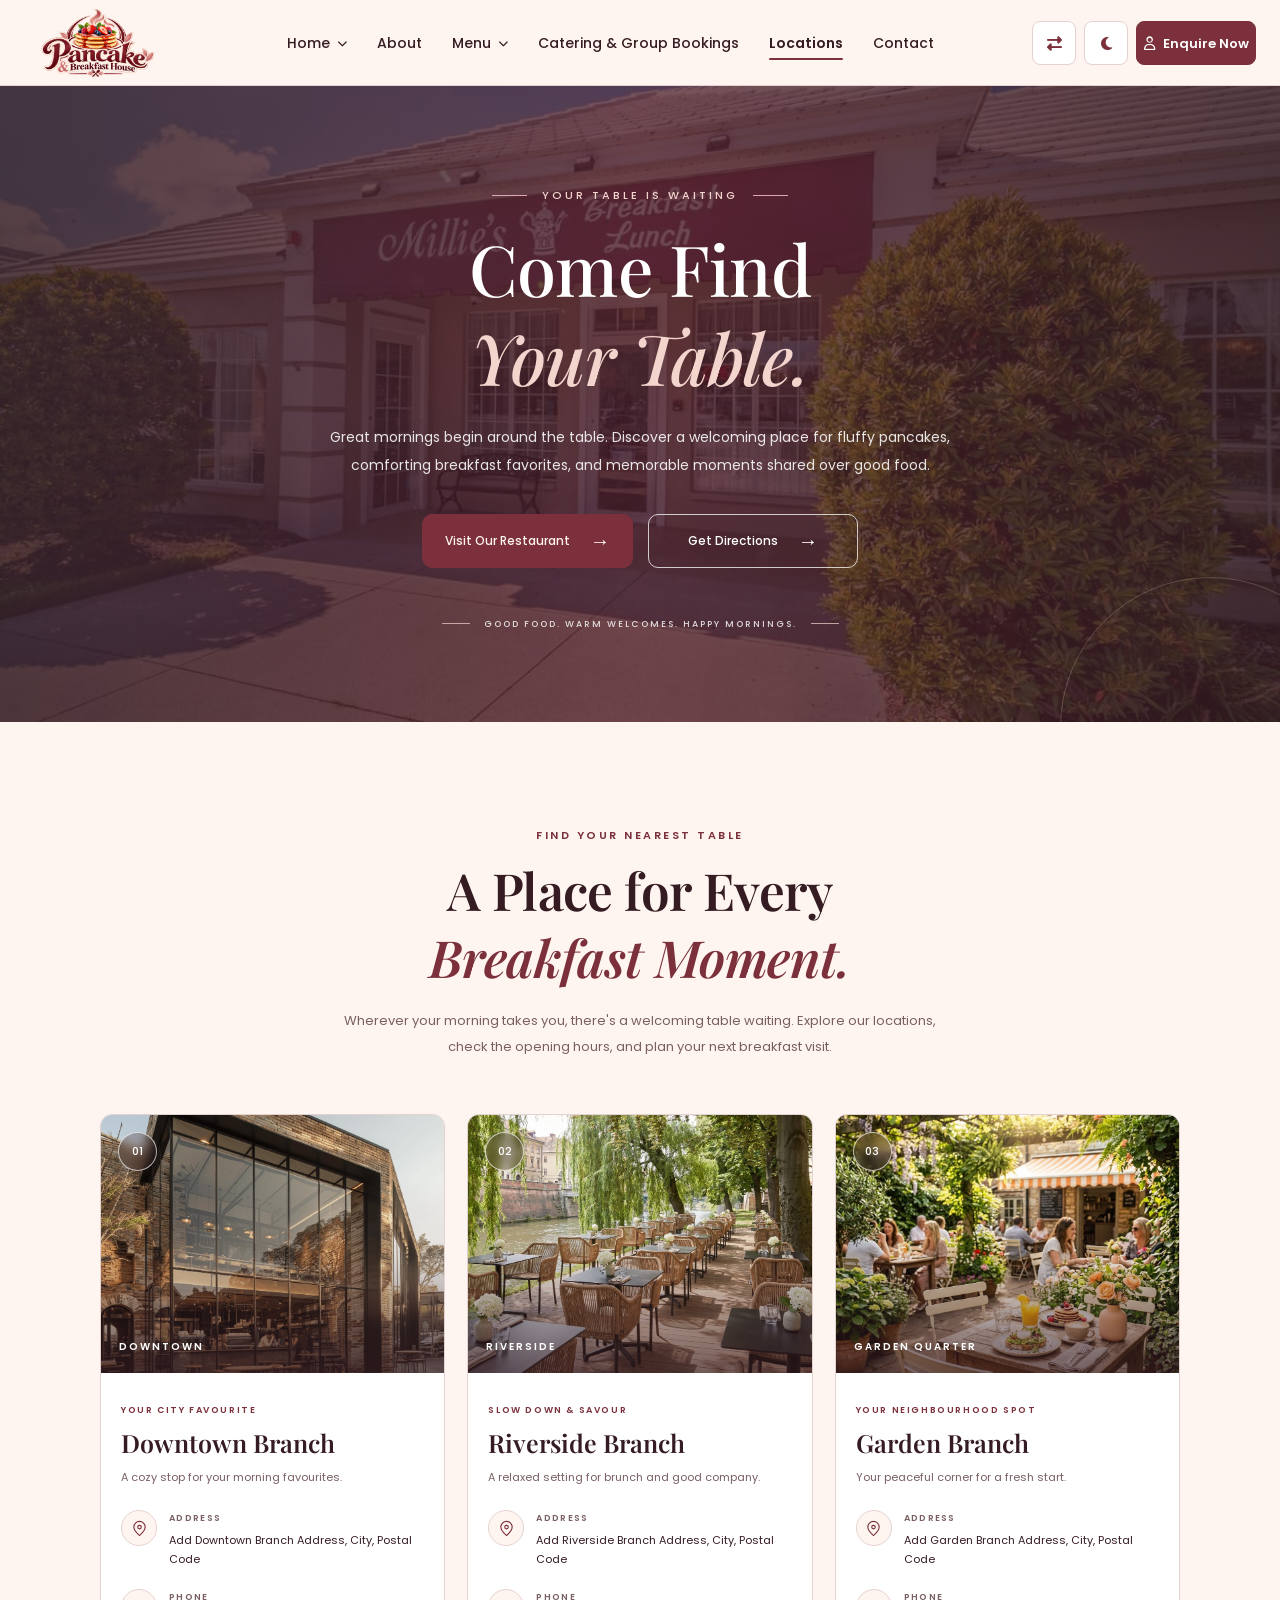
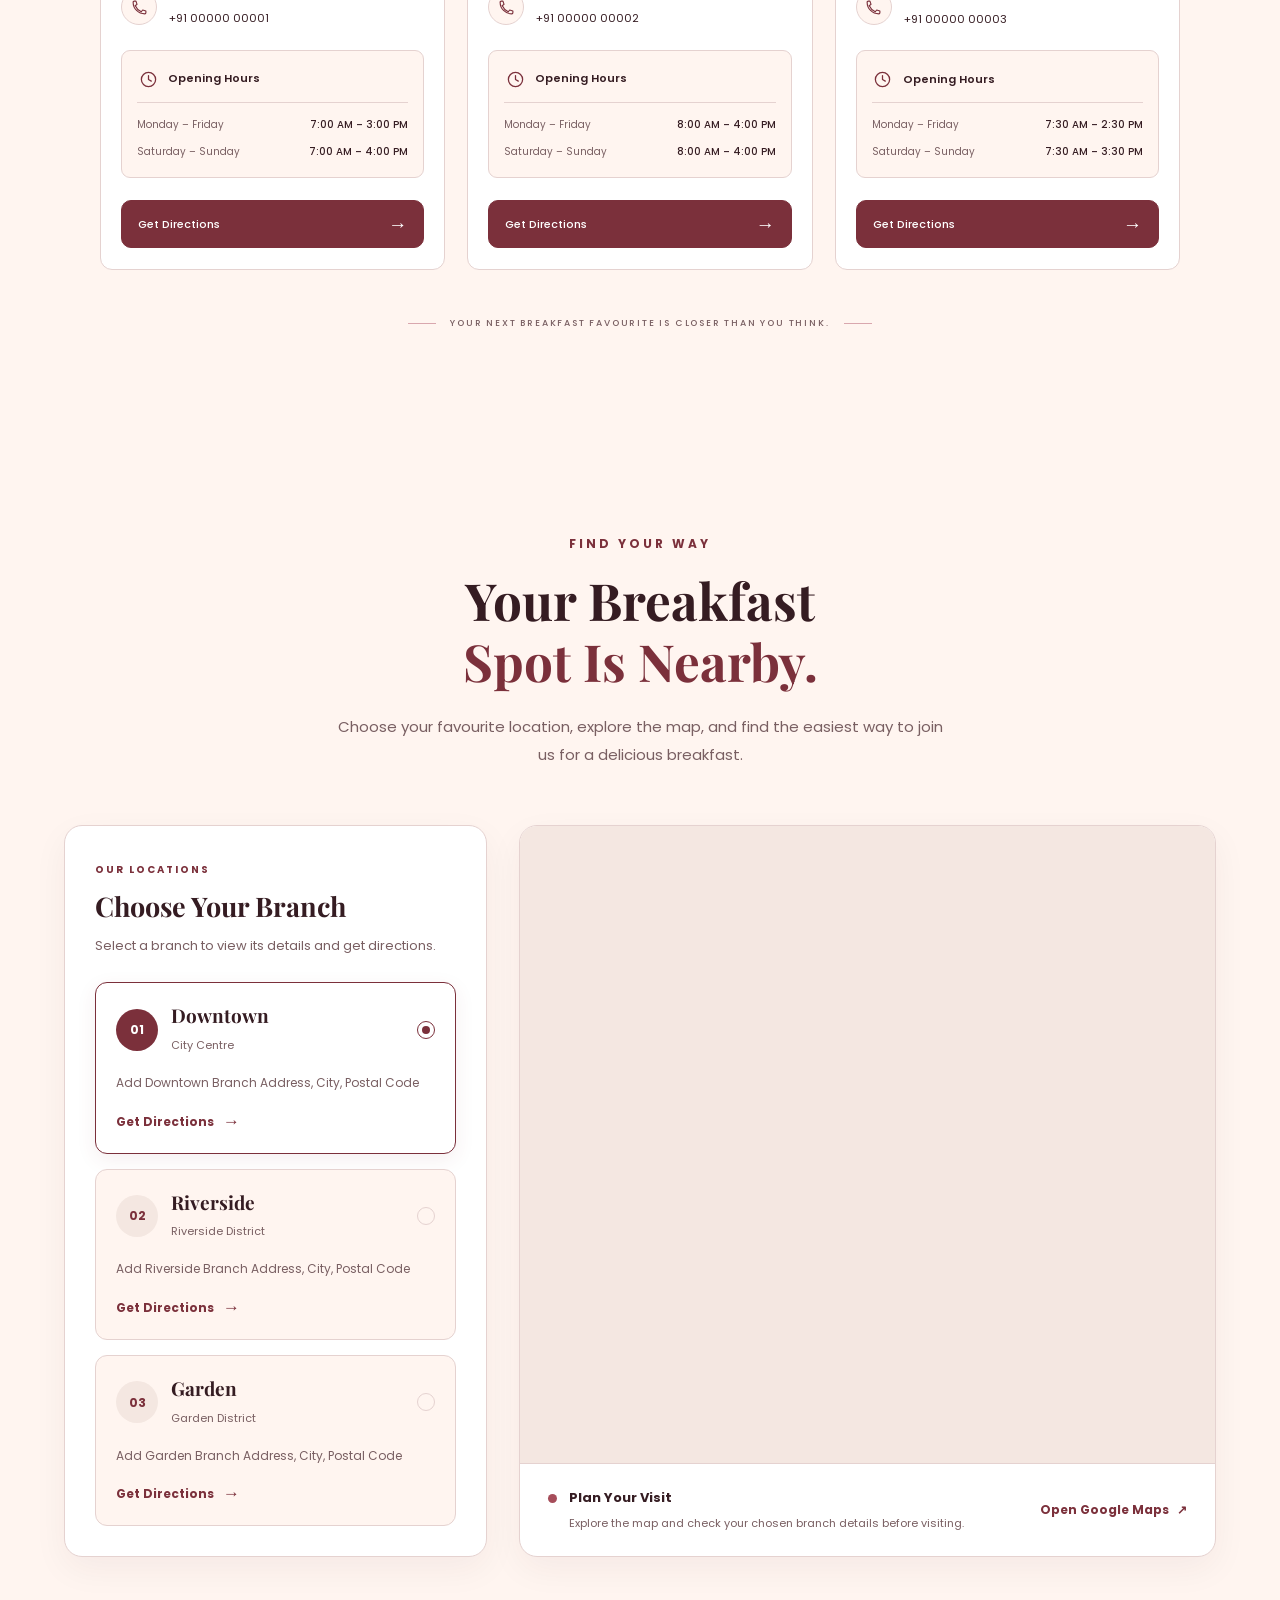
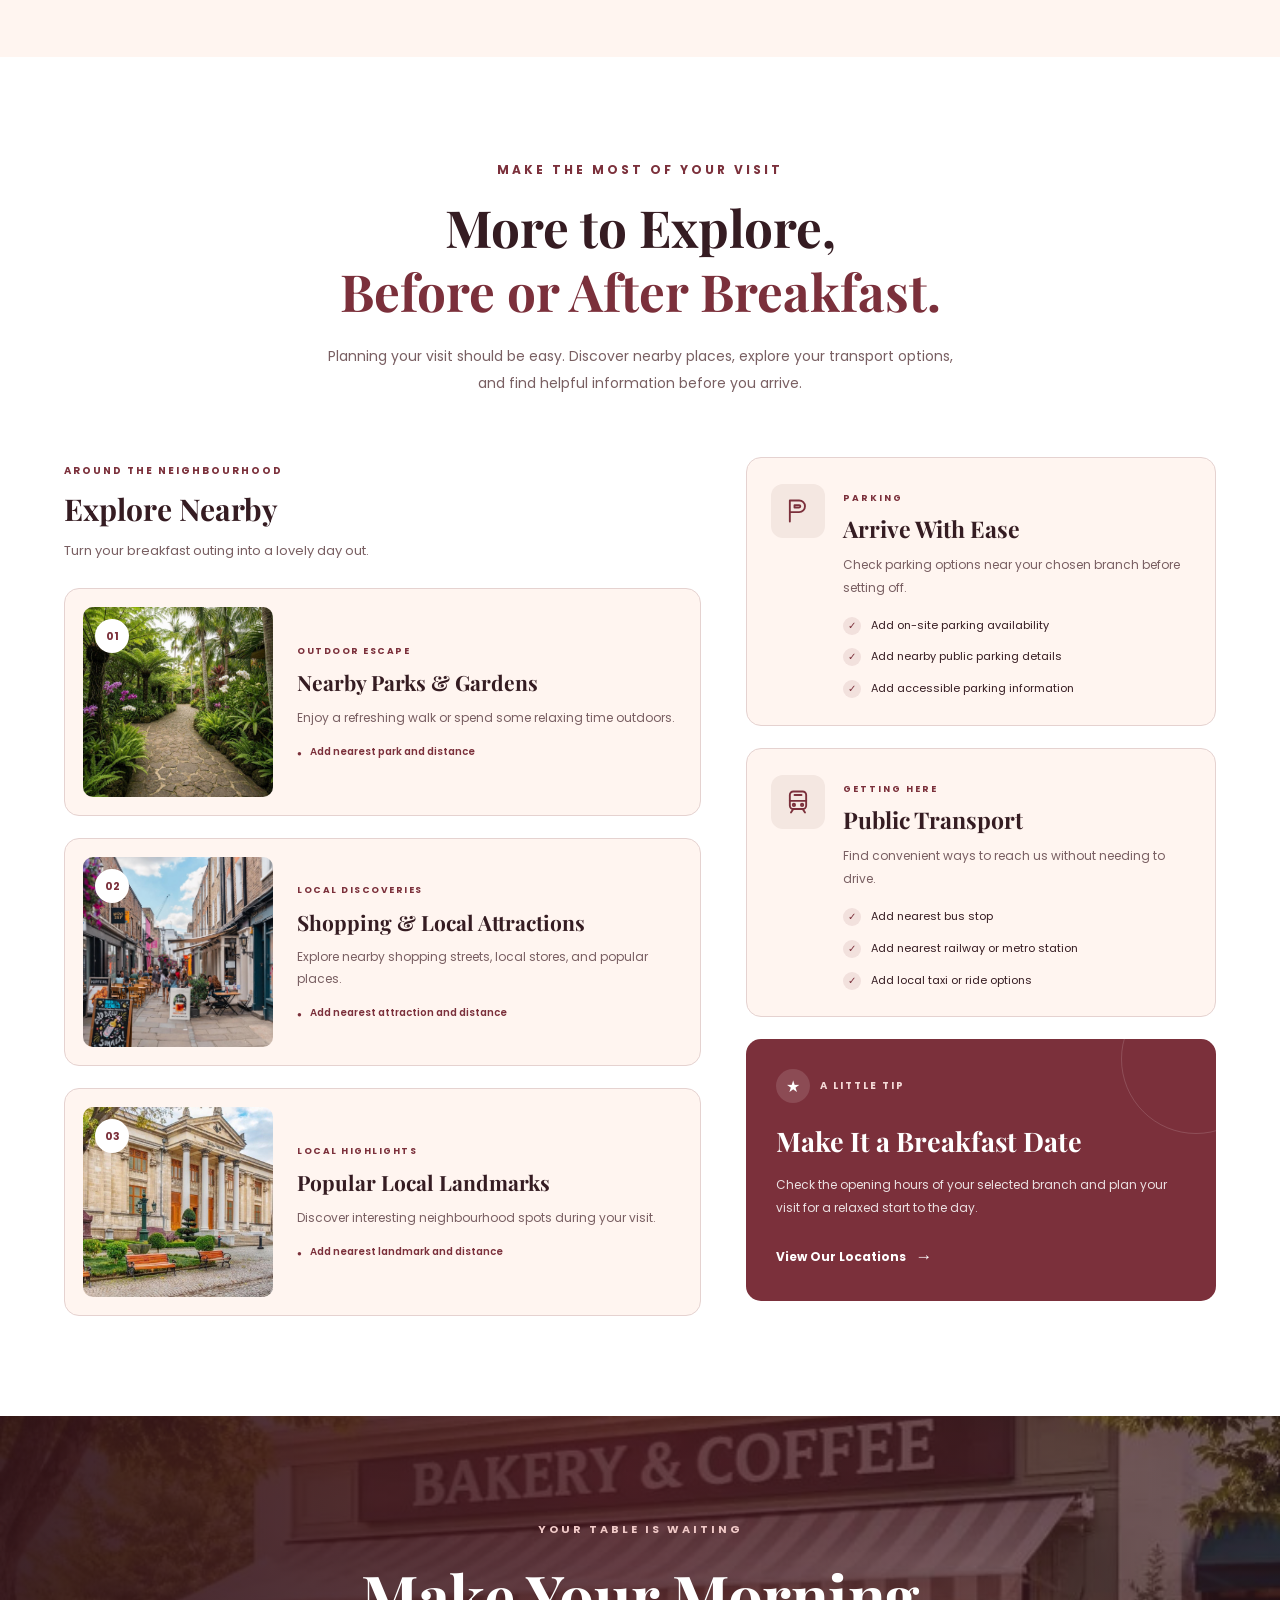
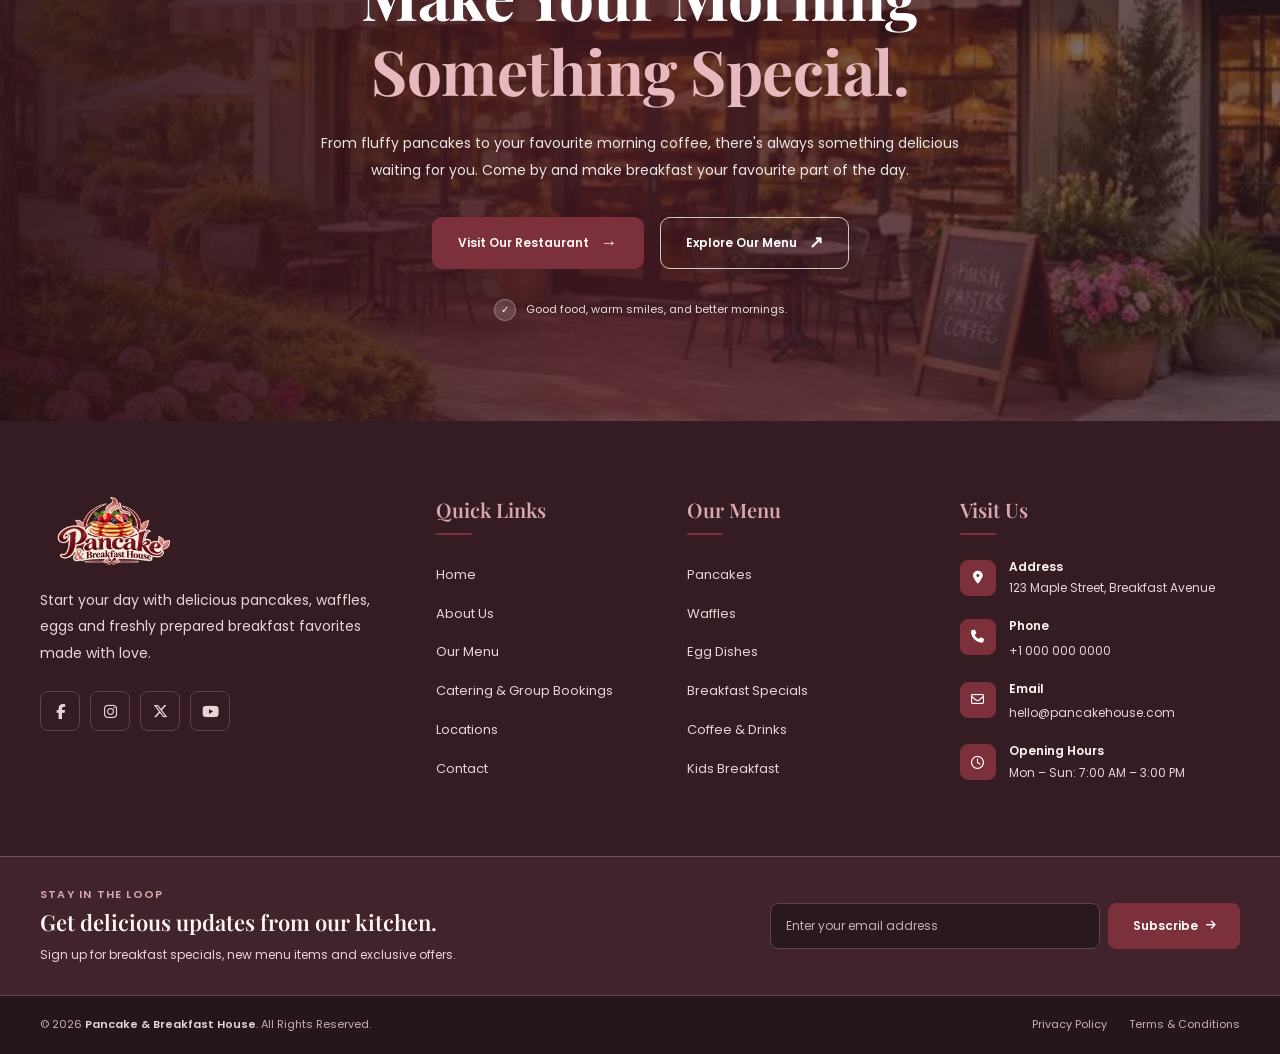
<file: locations.html>
<!DOCTYPE html>
<html lang="en" dir="ltr">

<head>

    <!-- =====================================================
         BASIC META
    ====================================================== -->

    <meta charset="UTF-8">

    <meta
        name="viewport"
        content="width=device-width, initial-scale=1.0"
    >

    <meta
        name="description"
        content="Pancake & Breakfast House - Delicious pancakes, waffles, eggs and breakfast favorites."
    >

    <meta
        name="keywords"
        content="pancake, breakfast, waffles, brunch, breakfast restaurant"
    >

    <meta
        name="author"
        content="Pancake & Breakfast House"
    >


    <!-- =====================================================
         TITLE
    ====================================================== -->

    <title>
        Pancake & Breakfast House
    </title>
    <!-- Favicon -->

  <link rel="icon" type="image/png" href="images/logo.png">


    <!-- =====================================================
         GOOGLE FONTS
    ====================================================== -->

    <link
        rel="preconnect"
        href="https://fonts.googleapis.com"
    >

    <link
        rel="preconnect"
        href="https://fonts.gstatic.com"
        crossorigin
    >

    <link
        href="https://fonts.googleapis.com/css2?family=Playfair+Display:wght@500;600;700&family=Poppins:wght@400;500;600;700&display=swap"
        rel="stylesheet"
    >


    <!-- =====================================================
         FONT AWESOME
    ====================================================== -->

    <link
        rel="stylesheet"
        href="https://cdnjs.cloudflare.com/ajax/libs/font-awesome/6.7.2/css/all.min.css"
    >


    <!-- =====================================================
         MAIN CSS
    ====================================================== -->

    <link
        rel="stylesheet"
        href="css/style.css"
    >
    <link
        rel="stylesheet"
        href="css/responsive.css"
    >

</head>


<body>


    <!-- =====================================================
         HEADER
    ====================================================== -->

    <header
        class="site-header"
        id="siteHeader"
    >

        <div class="header-container">


            <!-- =================================================
                 LOGO
            ================================================== -->

            <a
                href="index.html"
                class="site-logo"
                aria-label="Pancake & Breakfast House Home"
            >

                <img
                    src="images/logo.png"
                    alt="Pancake & Breakfast House Logo"
                >

            </a>


            <!-- =================================================
                 MAIN NAVIGATION

                 IMPORTANT:
                 This SAME navigation is used for:
                 Desktop
                 Tablet
                 iPad Pro
                 iPad Mini
                 Mobile
            ================================================== -->

            <nav
                class="main-nav"
                id="mainNav"
                aria-label="Main Navigation"
            >


                <!-- =============================================
                     HOME DROPDOWN
                ============================================== -->

                <div class="nav-dropdown">

                    <button
                        type="button"
                        class="nav-dropdown-toggle"
                        aria-expanded="false"
                        aria-haspopup="true"
                    >

                        <span>
                            Home
                        </span>

                        <i
                            class="fa-solid fa-chevron-down"
                            aria-hidden="true"
                        ></i>

                    </button>


                    <div class="nav-dropdown-menu">

                        <a
                            href="index.html"
                            
                        >
                            Home 1
                        </a>

                        <a
                            href="home2.html"
                        >
                            Home 2
                        </a>

                    </div>

                </div>


                <!-- =============================================
                     ABOUT
                ============================================== -->

                <a
                    href="about.html"
                    class="nav-link"
                >
                    About
                </a>


                <!-- =============================================
                     MENU DROPDOWN
                ============================================== -->

                <div class="nav-dropdown">

                    <button
                        type="button"
                        class="nav-dropdown-toggle"
                        aria-expanded="false"
                        aria-haspopup="true"
                    >

                        <span>
                            Menu
                        </span>

                        <i
                            class="fa-solid fa-chevron-down"
                            aria-hidden="true"
                        ></i>

                    </button>


                    <div class="nav-dropdown-menu">

                        <a
                            href="pancake.html"
                        >
                            Pancakes
                        </a>

                        <a
                            href="waffles.html"
                        >
                            Waffles
                        </a>

                        <a
                            href="egg-dishes.html"
                        >
                            Egg Dishes
                        </a>

                        

                    </div>

                </div>


                <!-- =============================================
                     CATERING & GROUP BOOKINGS
                ============================================== -->

                <a
                    href="catering.html"
                    class="nav-link"
                >
                    Catering &amp; Group Bookings
                </a>


                <!-- =============================================
                     LOCATIONS
                ============================================== -->

                <a
                    href="locations.html"
                    class="nav-link active"
                >
                    Locations
                </a>


                <!-- =============================================
                     CONTACT
                ============================================== -->

                <a
                    href="contact.html"
                    class="nav-link"
                >
                    Contact
                </a>


                <!-- =============================================
                     HEADER CONTROLS

                     IMPORTANT:
                     These remain INSIDE the SAME main-nav.

                     Desktop:
                     RTL + Dark Mode + Login → right side

                     Responsive:
                     RTL + Dark Mode + Login → inside
                     hamburger menu
                ============================================== -->

                <div
                    class="header-controls"
                    id="headerControls"
                >


                    <!-- =========================================
                         RTL BUTTON
                    ========================================== -->

                    <button
                        type="button"
                        class="header-control-btn rtl-toggle"
                        id="rtlToggle"
                        aria-label="Switch to RTL mode"
                        title="RTL Mode"
                    >

                        <i
                            class="fa-solid fa-right-left"
                            aria-hidden="true"
                        ></i>

                    </button>


                    <!-- =========================================
                         DARK MODE BUTTON
                    ========================================== -->

                    <button
                        type="button"
                        class="header-control-btn dark-mode-toggle"
                        id="darkModeToggle"
                        aria-label="Enable dark mode"
                        title="Dark Mode"
                    >

                        <i
                            class="fa-solid fa-moon"
                            aria-hidden="true"
                        ></i>

                    </button>


                    <!-- =========================================
                         LOGIN
                    ========================================== -->

                     <a
                        href="enquire.html"
                        class="login-btn"
                    >

                        <i
                            class="fa-regular fa-user"
                            aria-hidden="true"
                        ></i>

                        <span>
                            Enquire Now
                        </span>

                    </a>

                </div>

            </nav>


            <!-- =================================================
                 HAMBURGER BUTTON

                 Controls the SAME #mainNav
            ================================================== -->

            <button
                type="button"
                class="menu-toggle"
                id="menuToggle"
                aria-label="Open navigation menu"
                aria-expanded="false"
                aria-controls="mainNav"
            >

                <i
                    class="fa-solid fa-bars"
                    aria-hidden="true"
                ></i>

            </button>


        </div>

    </header>


    <!-- =====================================================
         MAIN CONTENT
    ====================================================== -->

    <main id="mainContent">
<!-- =========================================================
     LOCATION PAGE — SECTION 01: HERO
========================================================= -->

<section class="location-hero" id="locationHero">

    <!-- BACKGROUND IMAGE -->

    <div class="location-hero-background">

        <img
            src="images/location-hero.jpg"
            alt="Warm and welcoming Pancake and Breakfast House restaurant"
            class="location-hero-image"
        >

    </div>


    <!-- BURGUNDY OVERLAY -->

    <div class="location-hero-overlay"></div>


    <!-- HERO CONTENT -->

    <div class="location-hero-container">

        <div class="location-hero-content">


            
        


            <!-- EYEBROW -->

            <span class="location-hero-eyebrow">

                <span class="location-hero-eyebrow-line"></span>

                YOUR TABLE IS WAITING

                <span class="location-hero-eyebrow-line"></span>

            </span>


            <!-- MAIN HEADING -->

            <h1 class="location-hero-title">

                Come Find

                <span>Your Table.</span>

            </h1>


            <!-- DESCRIPTION -->

            <p class="location-hero-description">

                Great mornings begin around the table.
                Discover a welcoming place for fluffy pancakes,
                comforting breakfast favorites, and memorable
                moments shared over good food.

            </p>


            <!-- HERO BUTTONS -->

            <div class="location-hero-actions">


                <!-- PRIMARY BUTTON -->

                <a
                    href="#locationVisit"
                    class="location-hero-button location-hero-button-primary"
                >

                    <span>Visit Our Restaurant</span>

                    <span class="location-hero-button-icon"
                          aria-hidden="true">
                        &rarr;
                    </span>

                </a>


                <!-- SECONDARY BUTTON -->

                <a
                    href="#locationMap"
                    class="location-hero-button location-hero-button-secondary"
                >

                    <span>Get Directions</span>

                    <span class="location-hero-button-icon"
                          aria-hidden="true">
                        &rarr;
                    </span>

                </a>


            </div>


            <!-- BOTTOM NOTE -->

            <div class="location-hero-note">

                <span class="location-hero-note-line"></span>

                GOOD FOOD. WARM WELCOMES. HAPPY MORNINGS.

                <span class="location-hero-note-line"></span>

            </div>


        </div>

    </div>


    <!-- BOTTOM DECORATIVE SHAPE -->

    <div class="location-hero-bottom-shape"
         aria-hidden="true"></div>

</section>
<!-- =========================================================
     LOCATION PAGE — SECTION 02: OUR LOCATIONS
========================================================= -->

<section class="location-branches" id="locationVisit">

    <div class="location-branches-container">

        <!-- SECTION HEADER -->

        <div class="location-branches-header">

            <span class="location-branches-eyebrow">
                FIND YOUR NEAREST TABLE
            </span>

            <h2 class="location-branches-title">
                A Place for Every
                <span>Breakfast Moment.</span>
            </h2>

            <p class="location-branches-description">
                Wherever your morning takes you, there's a welcoming
                table waiting. Explore our locations, check the
                opening hours, and plan your next breakfast visit.
            </p>

        </div>


        <!-- BRANCH CARDS -->

        <div class="location-branches-grid">


            <!-- =================================================
                 BRANCH 01 — DOWNTOWN
            ================================================== -->

            <article class="location-branch-card">

                <!-- BRANCH IMAGE -->

                <div class="location-branch-image-wrap">

                    <img
                        src="images/location-branch-downtown.jpg"
                        alt="Pancake and Breakfast House downtown branch exterior"
                        class="location-branch-image"
                        loading="lazy"
                    >

                    <span class="location-branch-number">
                        01
                    </span>

                    <span class="location-branch-image-label">
                        DOWNTOWN
                    </span>

                </div>


                <!-- BRANCH CONTENT -->

                <div class="location-branch-content">

                    <div class="location-branch-heading">

                        <span class="location-branch-eyebrow">
                            YOUR CITY FAVOURITE
                        </span>

                        <h3 class="location-branch-title">
                            Downtown Branch
                        </h3>

                        <p class="location-branch-subtitle">
                            A cozy stop for your morning favourites.
                        </p>

                    </div>


                    <!-- ADDRESS -->

                    <div class="location-branch-detail">

                        <span class="location-branch-detail-icon"
                              aria-hidden="true">
                            <svg viewBox="0 0 24 24" fill="none">
                                <path
                                    d="M20 10C20 15 12 22 12 22S4 15 4 10A8 8 0 1 1 20 10Z"
                                    stroke="currentColor"
                                    stroke-width="1.6"
                                    stroke-linecap="round"
                                    stroke-linejoin="round"
                                />
                                <circle
                                    cx="12"
                                    cy="10"
                                    r="2.5"
                                    stroke="currentColor"
                                    stroke-width="1.6"
                                />
                            </svg>
                        </span>

                        <div class="location-branch-detail-text">

                            <span class="location-branch-detail-label">
                                ADDRESS
                            </span>

                            <p>
                                Add Downtown Branch Address,
                                City, Postal Code
                            </p>

                        </div>

                    </div>


                    <!-- PHONE -->

                    <div class="location-branch-detail">

                        <span class="location-branch-detail-icon"
                              aria-hidden="true">
                            <svg viewBox="0 0 24 24" fill="none">
                                <path
                                    d="M7 3H4.5A1.5 1.5 0 0 0 3 4.5C3 13.6 10.4 21 19.5 21A1.5 1.5 0 0 0 21 19.5V17L16.5 15.5L14.5 18C10.7 16.3 7.7 13.3 6 9.5L8.5 7.5L7 3Z"
                                    stroke="currentColor"
                                    stroke-width="1.6"
                                    stroke-linecap="round"
                                    stroke-linejoin="round"
                                />
                            </svg>
                        </span>

                        <div class="location-branch-detail-text">

                            <span class="location-branch-detail-label">
                                PHONE
                            </span>

                            <a href="tel:+910000000001">
                                +91 00000 00001
                            </a>

                        </div>

                    </div>


                    <!-- OPENING HOURS -->

                    <div class="location-branch-hours">

                        <div class="location-branch-hours-heading">

                            <span class="location-branch-hours-icon"
                                  aria-hidden="true">
                                <svg viewBox="0 0 24 24" fill="none">
                                    <circle
                                        cx="12"
                                        cy="12"
                                        r="9"
                                        stroke="currentColor"
                                        stroke-width="1.6"
                                    />
                                    <path
                                        d="M12 7V12L15.5 14"
                                        stroke="currentColor"
                                        stroke-width="1.6"
                                        stroke-linecap="round"
                                        stroke-linejoin="round"
                                    />
                                </svg>
                            </span>

                            <h4>Opening Hours</h4>

                        </div>

                        <div class="location-branch-hours-row">
                            <span>Monday – Friday</span>
                            <span>7:00 AM – 3:00 PM</span>
                        </div>

                        <div class="location-branch-hours-row">
                            <span>Saturday – Sunday</span>
                            <span>7:00 AM – 4:00 PM</span>
                        </div>

                    </div>


                    <!-- DIRECTIONS BUTTON -->

                    <a
                        href="#locationMap"
                        class="location-branch-directions"
                        aria-label="Get directions to the Downtown Branch"
                    >

                        <span>Get Directions</span>

                        <span class="location-branch-directions-arrow"
                              aria-hidden="true">
                            &rarr;
                        </span>

                    </a>

                </div>

            </article>



            <!-- =================================================
                 BRANCH 02 — RIVERSIDE
            ================================================== -->

            <article class="location-branch-card">

                <!-- BRANCH IMAGE -->

                <div class="location-branch-image-wrap">

                    <img
                        src="images/location-branch-riverside.jpg"
                        alt="Pancake and Breakfast House riverside branch"
                        class="location-branch-image"
                        loading="lazy"
                    >

                    <span class="location-branch-number">
                        02
                    </span>

                    <span class="location-branch-image-label">
                        RIVERSIDE
                    </span>

                </div>


                <!-- BRANCH CONTENT -->

                <div class="location-branch-content">

                    <div class="location-branch-heading">

                        <span class="location-branch-eyebrow">
                            SLOW DOWN & SAVOUR
                        </span>

                        <h3 class="location-branch-title">
                            Riverside Branch
                        </h3>

                        <p class="location-branch-subtitle">
                            A relaxed setting for brunch and good company.
                        </p>

                    </div>


                    <!-- ADDRESS -->

                    <div class="location-branch-detail">

                        <span class="location-branch-detail-icon"
                              aria-hidden="true">
                            <svg viewBox="0 0 24 24" fill="none">
                                <path
                                    d="M20 10C20 15 12 22 12 22S4 15 4 10A8 8 0 1 1 20 10Z"
                                    stroke="currentColor"
                                    stroke-width="1.6"
                                    stroke-linecap="round"
                                    stroke-linejoin="round"
                                />
                                <circle
                                    cx="12"
                                    cy="10"
                                    r="2.5"
                                    stroke="currentColor"
                                    stroke-width="1.6"
                                />
                            </svg>
                        </span>

                        <div class="location-branch-detail-text">

                            <span class="location-branch-detail-label">
                                ADDRESS
                            </span>

                            <p>
                                Add Riverside Branch Address,
                                City, Postal Code
                            </p>

                        </div>

                    </div>


                    <!-- PHONE -->

                    <div class="location-branch-detail">

                        <span class="location-branch-detail-icon"
                              aria-hidden="true">
                            <svg viewBox="0 0 24 24" fill="none">
                                <path
                                    d="M7 3H4.5A1.5 1.5 0 0 0 3 4.5C3 13.6 10.4 21 19.5 21A1.5 1.5 0 0 0 21 19.5V17L16.5 15.5L14.5 18C10.7 16.3 7.7 13.3 6 9.5L8.5 7.5L7 3Z"
                                    stroke="currentColor"
                                    stroke-width="1.6"
                                    stroke-linecap="round"
                                    stroke-linejoin="round"
                                />
                            </svg>
                        </span>

                        <div class="location-branch-detail-text">

                            <span class="location-branch-detail-label">
                                PHONE
                            </span>

                            <a href="tel:+910000000002">
                                +91 00000 00002
                            </a>

                        </div>

                    </div>


                    <!-- OPENING HOURS -->

                    <div class="location-branch-hours">

                        <div class="location-branch-hours-heading">

                            <span class="location-branch-hours-icon"
                                  aria-hidden="true">
                                <svg viewBox="0 0 24 24" fill="none">
                                    <circle
                                        cx="12"
                                        cy="12"
                                        r="9"
                                        stroke="currentColor"
                                        stroke-width="1.6"
                                    />
                                    <path
                                        d="M12 7V12L15.5 14"
                                        stroke="currentColor"
                                        stroke-width="1.6"
                                        stroke-linecap="round"
                                        stroke-linejoin="round"
                                    />
                                </svg>
                            </span>

                            <h4>Opening Hours</h4>

                        </div>

                        <div class="location-branch-hours-row">
                            <span>Monday – Friday</span>
                            <span>8:00 AM – 4:00 PM</span>
                        </div>

                        <div class="location-branch-hours-row">
                            <span>Saturday – Sunday</span>
                            <span>8:00 AM – 4:00 PM</span>
                        </div>

                    </div>


                    <!-- DIRECTIONS BUTTON -->

                    <a
                        href="#locationMap"
                        class="location-branch-directions"
                        aria-label="Get directions to the Riverside Branch"
                    >

                        <span>Get Directions</span>

                        <span class="location-branch-directions-arrow"
                              aria-hidden="true">
                            &rarr;
                        </span>

                    </a>

                </div>

            </article>



            <!-- =================================================
                 BRANCH 03 — GARDEN
            ================================================== -->

            <article class="location-branch-card">

                <!-- BRANCH IMAGE -->

                <div class="location-branch-image-wrap">

                    <img
                        src="images/location-branch-garden.jpg"
                        alt="Pancake and Breakfast House garden branch exterior"
                        class="location-branch-image"
                        loading="lazy"
                    >

                    <span class="location-branch-number">
                        03
                    </span>

                    <span class="location-branch-image-label">
                        GARDEN QUARTER
                    </span>

                </div>


                <!-- BRANCH CONTENT -->

                <div class="location-branch-content">

                    <div class="location-branch-heading">

                        <span class="location-branch-eyebrow">
                            YOUR NEIGHBOURHOOD SPOT
                        </span>

                        <h3 class="location-branch-title">
                            Garden Branch
                        </h3>

                        <p class="location-branch-subtitle">
                            Your peaceful corner for a fresh start.
                        </p>

                    </div>


                    <!-- ADDRESS -->

                    <div class="location-branch-detail">

                        <span class="location-branch-detail-icon"
                              aria-hidden="true">
                            <svg viewBox="0 0 24 24" fill="none">
                                <path
                                    d="M20 10C20 15 12 22 12 22S4 15 4 10A8 8 0 1 1 20 10Z"
                                    stroke="currentColor"
                                    stroke-width="1.6"
                                    stroke-linecap="round"
                                    stroke-linejoin="round"
                                />
                                <circle
                                    cx="12"
                                    cy="10"
                                    r="2.5"
                                    stroke="currentColor"
                                    stroke-width="1.6"
                                />
                            </svg>
                        </span>

                        <div class="location-branch-detail-text">

                            <span class="location-branch-detail-label">
                                ADDRESS
                            </span>

                            <p>
                                Add Garden Branch Address,
                                City, Postal Code
                            </p>

                        </div>

                    </div>


                    <!-- PHONE -->

                    <div class="location-branch-detail">

                        <span class="location-branch-detail-icon"
                              aria-hidden="true">
                            <svg viewBox="0 0 24 24" fill="none">
                                <path
                                    d="M7 3H4.5A1.5 1.5 0 0 0 3 4.5C3 13.6 10.4 21 19.5 21A1.5 1.5 0 0 0 21 19.5V17L16.5 15.5L14.5 18C10.7 16.3 7.7 13.3 6 9.5L8.5 7.5L7 3Z"
                                    stroke="currentColor"
                                    stroke-width="1.6"
                                    stroke-linecap="round"
                                    stroke-linejoin="round"
                                />
                            </svg>
                        </span>

                        <div class="location-branch-detail-text">

                            <span class="location-branch-detail-label">
                                PHONE
                            </span>

                            <a href="tel:+910000000003">
                                +91 00000 00003
                            </a>

                        </div>

                    </div>


                    <!-- OPENING HOURS -->

                    <div class="location-branch-hours">

                        <div class="location-branch-hours-heading">

                            <span class="location-branch-hours-icon"
                                  aria-hidden="true">
                                <svg viewBox="0 0 24 24" fill="none">
                                    <circle
                                        cx="12"
                                        cy="12"
                                        r="9"
                                        stroke="currentColor"
                                        stroke-width="1.6"
                                    />
                                    <path
                                        d="M12 7V12L15.5 14"
                                        stroke="currentColor"
                                        stroke-width="1.6"
                                        stroke-linecap="round"
                                        stroke-linejoin="round"
                                    />
                                </svg>
                            </span>

                            <h4>Opening Hours</h4>

                        </div>

                        <div class="location-branch-hours-row">
                            <span>Monday – Friday</span>
                            <span>7:30 AM – 2:30 PM</span>
                        </div>

                        <div class="location-branch-hours-row">
                            <span>Saturday – Sunday</span>
                            <span>7:30 AM – 3:30 PM</span>
                        </div>

                    </div>


                    <!-- DIRECTIONS BUTTON -->

                    <a
                        href="#locationMap"
                        class="location-branch-directions"
                        aria-label="Get directions to the Garden Branch"
                    >

                        <span>Get Directions</span>

                        <span class="location-branch-directions-arrow"
                              aria-hidden="true">
                            &rarr;
                        </span>

                    </a>

                </div>

            </article>


        </div>


        <!-- BOTTOM NOTE -->

        <div class="location-branches-note">

            <span class="location-branches-note-line"></span>

            YOUR NEXT BREAKFAST FAVOURITE IS CLOSER THAN YOU THINK.

            <span class="location-branches-note-line"></span>

        </div>


    </div>

</section>
<!-- =========================================================
     SECTION 03 — FIND US ON THE MAP
========================================================== -->

<section class="location-map" id="locationMap">

    <div class="location-map-container">

        <!-- SECTION HEADER -->
        <div class="location-map-header">

            <span class="location-map-eyebrow">
                FIND YOUR WAY
            </span>

            <h2 class="location-map-title">
                Your Breakfast
                <span>Spot Is Nearby.</span>
            </h2>

            <p class="location-map-description">
                Choose your favourite location, explore the map,
                and find the easiest way to join us for a delicious
                breakfast.
            </p>

        </div>


        <!-- MAIN MAP LAYOUT -->
        <div class="location-map-layout">

            <!-- =============================================
                 LEFT SIDE — BRANCH SELECTOR
            ============================================== -->

            <div class="location-map-sidebar">

                <div class="location-map-sidebar-heading">

                    <span class="location-map-small-label">
                        OUR LOCATIONS
                    </span>

                    <h3>Choose Your Branch</h3>

                    <p>
                        Select a branch to view its details
                        and get directions.
                    </p>

                </div>


                <!-- DOWNTOWN BRANCH -->
                <article
                    class="location-map-branch is-active"
                    data-location="downtown"
                    tabindex="0"
                    role="button"
                    aria-current="true"
                    aria-label="Select Downtown branch"
                >

                    <div class="location-map-branch-top">

                        <span class="location-map-branch-number">
                            01
                        </span>

                        <div class="location-map-branch-info">

                            <h4>Downtown</h4>

                            <span class="location-map-branch-tag">
                                City Centre
                            </span>

                        </div>

                        <span
                            class="location-map-branch-indicator"
                            aria-hidden="true"
                        ></span>

                    </div>

                    <p class="location-map-branch-address">
                        Add Downtown Branch Address,
                        City, Postal Code
                    </p>

                    <a
                        href="https://www.google.com/maps/search/?api=1&query=Downtown+Branch+Address+City"
                        class="location-map-directions"
                        target="_blank"
                        rel="noopener noreferrer"
                    >
                        Get Directions
                        <span aria-hidden="true">&rarr;</span>
                    </a>

                </article>


                <!-- RIVERSIDE BRANCH -->
                <article
                    class="location-map-branch"
                    data-location="riverside"
                    tabindex="0"
                    role="button"
                    aria-current="false"
                    aria-label="Select Riverside branch"
                >

                    <div class="location-map-branch-top">

                        <span class="location-map-branch-number">
                            02
                        </span>

                        <div class="location-map-branch-info">

                            <h4>Riverside</h4>

                            <span class="location-map-branch-tag">
                                Riverside District
                            </span>

                        </div>

                        <span
                            class="location-map-branch-indicator"
                            aria-hidden="true"
                        ></span>

                    </div>

                    <p class="location-map-branch-address">
                        Add Riverside Branch Address,
                        City, Postal Code
                    </p>

                    <a
                        href="https://www.google.com/maps/search/?api=1&query=Riverside+Branch+Address+City"
                        class="location-map-directions"
                        target="_blank"
                        rel="noopener noreferrer"
                    >
                        Get Directions
                        <span aria-hidden="true">&rarr;</span>
                    </a>

                </article>


                <!-- GARDEN BRANCH -->
                <article
                    class="location-map-branch"
                    data-location="garden"
                    tabindex="0"
                    role="button"
                    aria-current="false"
                    aria-label="Select Garden branch"
                >

                    <div class="location-map-branch-top">

                        <span class="location-map-branch-number">
                            03
                        </span>

                        <div class="location-map-branch-info">

                            <h4>Garden</h4>

                            <span class="location-map-branch-tag">
                                Garden District
                            </span>

                        </div>

                        <span
                            class="location-map-branch-indicator"
                            aria-hidden="true"
                        ></span>

                    </div>

                    <p class="location-map-branch-address">
                        Add Garden Branch Address,
                        City, Postal Code
                    </p>

                    <a
                        href="https://www.google.com/maps/search/?api=1&query=Garden+Branch+Address+City"
                        class="location-map-directions"
                        target="_blank"
                        rel="noopener noreferrer"
                    >
                        Get Directions
                        <span aria-hidden="true">&rarr;</span>
                    </a>

                </article>

            </div>


            <!-- =============================================
                 RIGHT SIDE — REAL GOOGLE MAP
            ============================================== -->

            <div class="location-map-display">

                <div class="location-map-frame">

                    <iframe
                        id="locationGoogleMap"
                        src="https://maps.google.com/maps?q=Tiruppur%2C%20Tamil%20Nadu%2C%20India&t=&z=13&ie=UTF8&iwloc=&output=embed"
                        title="Map showing the restaurant area"
                        width="100%"
                        height="590"
                        style="border: 0;"
                        loading="lazy"
                        allowfullscreen
                        referrerpolicy="no-referrer-when-downgrade"
                    ></iframe>

                </div>


                <!-- MAP FOOTER -->
                <div class="location-map-footer">

                    <div class="location-map-footer-text">

                        <span
                            class="location-map-footer-dot"
                            aria-hidden="true"
                        ></span>

                        <div>

                            <strong>Plan Your Visit</strong>

                            <p>
                                Explore the map and check your
                                chosen branch details before visiting.
                            </p>

                        </div>

                    </div>

                    <a
                        href="https://www.google.com/maps"
                        class="location-map-contact-link"
                        target="_blank"
                        rel="noopener noreferrer"
                    >
                        Open Google Maps
                        <span aria-hidden="true">&nearr;</span>
                    </a>

                </div>

            </div>

        </div>

    </div>

</section>
<!-- =========================================================
     SECTION 04 — NEARBY ATTRACTIONS & PARKING
========================================================== -->

<section class="location-nearby" id="locationNearby">

    <div class="location-nearby-container">

        <!-- SECTION HEADER -->
        <div class="location-nearby-header">

            <span class="location-nearby-eyebrow">
                MAKE THE MOST OF YOUR VISIT
            </span>

            <h2 class="location-nearby-title">
                More to Explore,
                <span>Before or After Breakfast.</span>
            </h2>

            <p class="location-nearby-description">
                Planning your visit should be easy. Discover nearby
                places, explore your transport options, and find
                helpful information before you arrive.
            </p>

        </div>


        <!-- MAIN CONTENT -->
        <div class="location-nearby-layout">

            <!-- =============================================
                 LEFT COLUMN — NEARBY PLACES
            ============================================== -->

            <div class="location-nearby-places">

                <div class="location-nearby-section-heading">

                    <span class="location-nearby-small-label">
                        AROUND THE NEIGHBOURHOOD
                    </span>

                    <h3>Explore Nearby</h3>

                    <p>
                        Turn your breakfast outing into a
                        lovely day out.
                    </p>

                </div>


                <!-- PLACE 01 -->
                <article class="location-nearby-card">

                    <div class="location-nearby-card-image">

                        <img
                            src="images/location-nearby-park.jpg"
                            alt="Green neighbourhood park with walking paths"
                            loading="lazy"
                        >

                        <span class="location-nearby-card-number">
                            01
                        </span>

                    </div>

                    <div class="location-nearby-card-content">

                        <span class="location-nearby-card-category">
                            OUTDOOR ESCAPE
                        </span>

                        <h4>Nearby Parks & Gardens</h4>

                        <p>
                            Enjoy a refreshing walk or spend
                            some relaxing time outdoors.
                        </p>

                        <span class="location-nearby-distance">
                            <span aria-hidden="true">&#9679;</span>
                            Add nearest park and distance
                        </span>

                    </div>

                </article>


                <!-- PLACE 02 -->
                <article class="location-nearby-card">

                    <div class="location-nearby-card-image">

                        <img
                            src="images/location-nearby-shopping.jpg"
                            alt="Local shopping district with shops and cafes"
                            loading="lazy"
                        >

                        <span class="location-nearby-card-number">
                            02
                        </span>

                    </div>

                    <div class="location-nearby-card-content">

                        <span class="location-nearby-card-category">
                            LOCAL DISCOVERIES
                        </span>

                        <h4>Shopping & Local Attractions</h4>

                        <p>
                            Explore nearby shopping streets,
                            local stores, and popular places.
                        </p>

                        <span class="location-nearby-distance">
                            <span aria-hidden="true">&#9679;</span>
                            Add nearest attraction and distance
                        </span>

                    </div>

                </article>


                <!-- PLACE 03 -->
                <article class="location-nearby-card">

                    <div class="location-nearby-card-image">

                        <img
                            src="images/location-nearby-landmark.jpg"
                            alt="Local landmark in a welcoming neighbourhood"
                            loading="lazy"
                        >

                        <span class="location-nearby-card-number">
                            03
                        </span>

                    </div>

                    <div class="location-nearby-card-content">

                        <span class="location-nearby-card-category">
                            LOCAL HIGHLIGHTS
                        </span>

                        <h4>Popular Local Landmarks</h4>

                        <p>
                            Discover interesting neighbourhood
                            spots during your visit.
                        </p>

                        <span class="location-nearby-distance">
                            <span aria-hidden="true">&#9679;</span>
                            Add nearest landmark and distance
                        </span>

                    </div>

                </article>

            </div>


            <!-- =============================================
                 RIGHT COLUMN — VISITOR INFORMATION
            ============================================== -->

            <aside class="location-nearby-info">

                <!-- PARKING -->
                <div class="location-nearby-info-card">

                    <div class="location-nearby-info-icon"
                         aria-hidden="true">

                        <svg
                            viewBox="0 0 24 24"
                            width="28"
                            height="28"
                            fill="none"
                            stroke="currentColor"
                            stroke-width="1.6"
                            stroke-linecap="round"
                            stroke-linejoin="round"
                        >
                            <path d="M5 21V3h8a5 5 0 0 1 0 10H5"/>
                            <path d="M9 9h4a1 1 0 0 0 0-2H9z"/>
                        </svg>

                    </div>

                    <div class="location-nearby-info-content">

                        <span class="location-nearby-info-label">
                            PARKING
                        </span>

                        <h3>Arrive With Ease</h3>

                        <p>
                            Check parking options near your
                            chosen branch before setting off.
                        </p>

                        <ul class="location-nearby-info-list">

                            <li>
                                <span aria-hidden="true">&#10003;</span>
                                Add on-site parking availability
                            </li>

                            <li>
                                <span aria-hidden="true">&#10003;</span>
                                Add nearby public parking details
                            </li>

                            <li>
                                <span aria-hidden="true">&#10003;</span>
                                Add accessible parking information
                            </li>

                        </ul>

                    </div>

                </div>


                <!-- PUBLIC TRANSPORT -->
                <div class="location-nearby-info-card">

                    <div class="location-nearby-info-icon"
                         aria-hidden="true">

                        <svg
                            viewBox="0 0 24 24"
                            width="28"
                            height="28"
                            fill="none"
                            stroke="currentColor"
                            stroke-width="1.6"
                            stroke-linecap="round"
                            stroke-linejoin="round"
                        >
                            <rect x="5" y="3" width="14" height="15" rx="3"/>
                            <path d="M5 11h14"/>
                            <path d="M8 18l-2 3"/>
                            <path d="M16 18l2 3"/>
                            <circle cx="8.5" cy="14.5" r="1"/>
                            <circle cx="15.5" cy="14.5" r="1"/>
                            <path d="M9 6h6"/>
                        </svg>

                    </div>

                    <div class="location-nearby-info-content">

                        <span class="location-nearby-info-label">
                            GETTING HERE
                        </span>

                        <h3>Public Transport</h3>

                        <p>
                            Find convenient ways to reach us
                            without needing to drive.
                        </p>

                        <ul class="location-nearby-info-list">

                            <li>
                                <span aria-hidden="true">&#10003;</span>
                                Add nearest bus stop
                            </li>

                            <li>
                                <span aria-hidden="true">&#10003;</span>
                                Add nearest railway or metro station
                            </li>

                            <li>
                                <span aria-hidden="true">&#10003;</span>
                                Add local taxi or ride options
                            </li>

                        </ul>

                    </div>

                </div>


                <!-- VISITOR TIP -->
                <div class="location-nearby-tip">

                    <div class="location-nearby-tip-top">

                        <span
                            class="location-nearby-tip-icon"
                            aria-hidden="true"
                        >
                            &#9733;
                        </span>

                        <span class="location-nearby-tip-label">
                            A LITTLE TIP
                        </span>

                    </div>

                    <h3>Make It a Breakfast Date</h3>

                    <p>
                        Check the opening hours of your selected
                        branch and plan your visit for a relaxed
                        start to the day.
                    </p>

                    <a
                        href="#locationVisit"
                        class="location-nearby-tip-link"
                    >
                        View Our Locations
                        <span aria-hidden="true">&rarr;</span>
                    </a>

                </div>

            </aside>

        </div>

    </div>

</section>
<!-- =========================================================
     SECTION 06 — FINAL CTA BANNER
========================================================= -->

<section class="location-final-cta" id="locationFinalCta">

    <!-- BACKGROUND IMAGE -->
    <div class="location-final-cta-background">

        <img
            src="images/location-final-cta.jpg"
            alt="Fresh pancakes and coffee served at a welcoming breakfast table"
            loading="lazy"
        >

    </div>

    <!-- OVERLAY -->
    <div class="location-final-cta-overlay"></div>


    <!-- CONTENT -->
    <div class="location-final-cta-container">

        <div class="location-final-cta-content">

            <span class="location-final-cta-eyebrow">
                YOUR TABLE IS WAITING
            </span>

            <h2 class="location-final-cta-title">
                Make Your Morning
                <span>Something Special.</span>
            </h2>

            <p class="location-final-cta-description">
                From fluffy pancakes to your favourite morning coffee,
                there's always something delicious waiting for you.
                Come by and make breakfast your favourite part of the day.
            </p>

            <!-- CTA BUTTONS -->
            <div class="location-final-cta-actions">

                <a
                    href="#locationVisit"
                    class="location-final-cta-btn location-final-cta-btn-primary"
                >
                    Visit Our Restaurant
                    <span aria-hidden="true">&rarr;</span>
                </a>

                <a
                    href="menu.html"
                    class="location-final-cta-btn location-final-cta-btn-secondary"
                >
                    Explore Our Menu
                    <span aria-hidden="true">&nearr;</span>
                </a>

            </div>

            <!-- SUPPORTING TEXT -->
            <div class="location-final-cta-note">

                <span
                    class="location-final-cta-note-icon"
                    aria-hidden="true"
                >
                    &#10003;
                </span>

                <p>
                    Good food, warm smiles, and better mornings.
                </p>

            </div>

        </div>

    </div>

</section>
        </main>
<!-- =========================================================
     FOOTER
========================================================= -->

<footer class="site-footer" id="siteFooter">


    <!-- =====================================================
         FOOTER MAIN
    ====================================================== -->

    <div class="footer-main">

        <div class="footer-container">


            <!-- =================================================
                 BRAND COLUMN
            ================================================== -->

            <div class="footer-column footer-brand-column">

                <a
                    href="index.html"
                    class="footer-logo"
                    aria-label="Pancake & Breakfast House Home"
                >

                    <img
                        src="images/logo.png"
                        alt="Pancake & Breakfast House Logo"
                    >

                </a>


                <p class="footer-description">

                    Start your day with delicious pancakes,
                    waffles, eggs and freshly prepared
                    breakfast favorites made with love.

                </p>


                <!-- =============================================
                     SOCIAL LINKS
                ============================================== -->

                <div
                    class="footer-social"
                    aria-label="Social Media Links"
                >

                    <a
                        href="#"
                        class="footer-social-link"
                        aria-label="Facebook"
                        title="Facebook"
                    >

                        <i
                            class="fa-brands fa-facebook-f"
                            aria-hidden="true"
                        ></i>

                    </a>


                    <a
                        href="#"
                        class="footer-social-link"
                        aria-label="Instagram"
                        title="Instagram"
                    >

                        <i
                            class="fa-brands fa-instagram"
                            aria-hidden="true"
                        ></i>

                    </a>


                    <a
                        href="#"
                        class="footer-social-link"
                        aria-label="X"
                        title="X"
                    >

                        <i
                            class="fa-brands fa-x-twitter"
                            aria-hidden="true"
                        ></i>

                    </a>


                    <a
                        href="#"
                        class="footer-social-link"
                        aria-label="YouTube"
                        title="YouTube"
                    >

                        <i
                            class="fa-brands fa-youtube"
                            aria-hidden="true"
                        ></i>

                    </a>

                </div>

            </div>


            <!-- =================================================
                 QUICK LINKS
            ================================================== -->

            <div class="footer-column">

                <h3 class="footer-title">
                    Quick Links
                </h3>


                <ul class="footer-links">

                    <li>
                        <a href="index.html">
                            Home
                        </a>
                    </li>

                    <li>
                        <a href="about.html">
                            About Us
                        </a>
                    </li>

                    <li>
                        <a href="menu.html">
                            Our Menu
                        </a>
                    </li>

                    <li>
                        <a href="catering.html">
                            Catering &amp; Group Bookings
                        </a>
                    </li>

                    <li>
                        <a href="locations.html">
                            Locations
                        </a>
                    </li>

                    <li>
                        <a href="contact.html">
                            Contact
                        </a>
                    </li>

                </ul>

            </div>


            <!-- =================================================
                 MENU LINKS
            ================================================== -->

            <div class="footer-column">

                <h3 class="footer-title">
                    Our Menu
                </h3>


                <ul class="footer-links">

                    <li>
                        <a href="menu.html#pancakes">
                            Pancakes
                        </a>
                    </li>

                    <li>
                        <a href="menu.html#waffles">
                            Waffles
                        </a>
                    </li>

                    <li>
                        <a href="menu.html#egg-dishes">
                            Egg Dishes
                        </a>
                    </li>

                    <li>
                        <a href="menu.html#breakfast-specials">
                            Breakfast Specials
                        </a>
                    </li>

                    <li>
                        <a href="menu.html#drinks">
                            Coffee &amp; Drinks
                        </a>
                    </li>

                    <li>
                        <a href="menu.html#kids">
                            Kids Breakfast
                        </a>
                    </li>

                </ul>

            </div>


            <!-- =================================================
                 CONTACT / HOURS
            ================================================== -->

            <div class="footer-column footer-contact-column">

                <h3 class="footer-title">
                    Visit Us
                </h3>


                <!-- ADDRESS -->

                <div class="footer-contact-item">

                    <span class="footer-contact-icon">

                        <i
                            class="fa-solid fa-location-dot"
                            aria-hidden="true"
                        ></i>

                    </span>

                    <div>

                        <span class="footer-contact-label">
                            Address
                        </span>

                        <p>
                            123 Maple Street,
                            Breakfast Avenue
                        </p>

                    </div>

                </div>


                <!-- PHONE -->

                <div class="footer-contact-item">

                    <span class="footer-contact-icon">

                        <i
                            class="fa-solid fa-phone"
                            aria-hidden="true"
                        ></i>

                    </span>

                    <div>

                        <span class="footer-contact-label">
                            Phone
                        </span>

                        <a href="tel:+10000000000">
                            +1 000 000 0000
                        </a>

                    </div>

                </div>


                <!-- EMAIL -->

                <div class="footer-contact-item">

                    <span class="footer-contact-icon">

                        <i
                            class="fa-regular fa-envelope"
                            aria-hidden="true"
                        ></i>

                    </span>

                    <div>

                        <span class="footer-contact-label">
                            Email
                        </span>

                        <a href="mailto:hello@pancakehouse.com">
                            hello@pancakehouse.com
                        </a>

                    </div>

                </div>


                <!-- HOURS -->

                <div class="footer-contact-item">

                    <span class="footer-contact-icon">

                        <i
                            class="fa-regular fa-clock"
                            aria-hidden="true"
                        ></i>

                    </span>

                    <div>

                        <span class="footer-contact-label">
                            Opening Hours
                        </span>

                        <p>
                            Mon – Sun: 7:00 AM – 3:00 PM
                        </p>

                    </div>

                </div>

            </div>


        </div>

    </div>


    <!-- =====================================================
         FOOTER CTA / NEWSLETTER
    ====================================================== -->

    <div class="footer-newsletter">

        <div class="footer-container footer-newsletter-container">


            <div class="footer-newsletter-content">

                <span class="footer-newsletter-label">
                    Stay in the loop
                </span>

                <h3>
                    Get delicious updates from our kitchen.
                </h3>

                <p>
                    Sign up for breakfast specials,
                    new menu items and exclusive offers.
                </p>

            </div>


            <form
                class="footer-newsletter-form"
                action="#"
                method="post"
            >

                <label
                    for="footerEmail"
                    class="sr-only"
                >
                    Email Address
                </label>

                <input
                    type="email"
                    id="footerEmail"
                    name="email"
                    placeholder="Enter your email address"
                    autocomplete="email"
                    required
                >

                <button
                    type="submit"
                    class="footer-newsletter-btn"
                >

                    Subscribe

                    <i
                        class="fa-solid fa-arrow-right"
                        aria-hidden="true"
                    ></i>

                </button>

            </form>

        </div>

    </div>


    <!-- =====================================================
         FOOTER BOTTOM
    ====================================================== -->

    <div class="footer-bottom">

        <div class="footer-container footer-bottom-container">


            <p class="footer-copyright">

                © 2026
                <strong>Pancake &amp; Breakfast House</strong>.
                All Rights Reserved.

            </p>


            <div class="footer-bottom-links">

                <a href="privacy.html">
                    Privacy Policy
                </a>

                <a href="terms.html">
                    Terms &amp; Conditions
                </a>

            </div>


        </div>

    </div>


</footer>

    <!-- =====================================================
         JAVASCRIPT
    ====================================================== -->

<!-- Scroll to Top Button -->
<button
    class="scroll-top-btn"
    id="scrollTopBtn"
    type="button"
    aria-label="Scroll to top"
    title="Back to top"
>
    <i class="fa-solid fa-arrow-up" aria-hidden="true"></i>
</button>

    <script
        src="js/script.js"
    ></script>
    <script src="js/site-settings.js"></script>

</body>

</html>
</file>
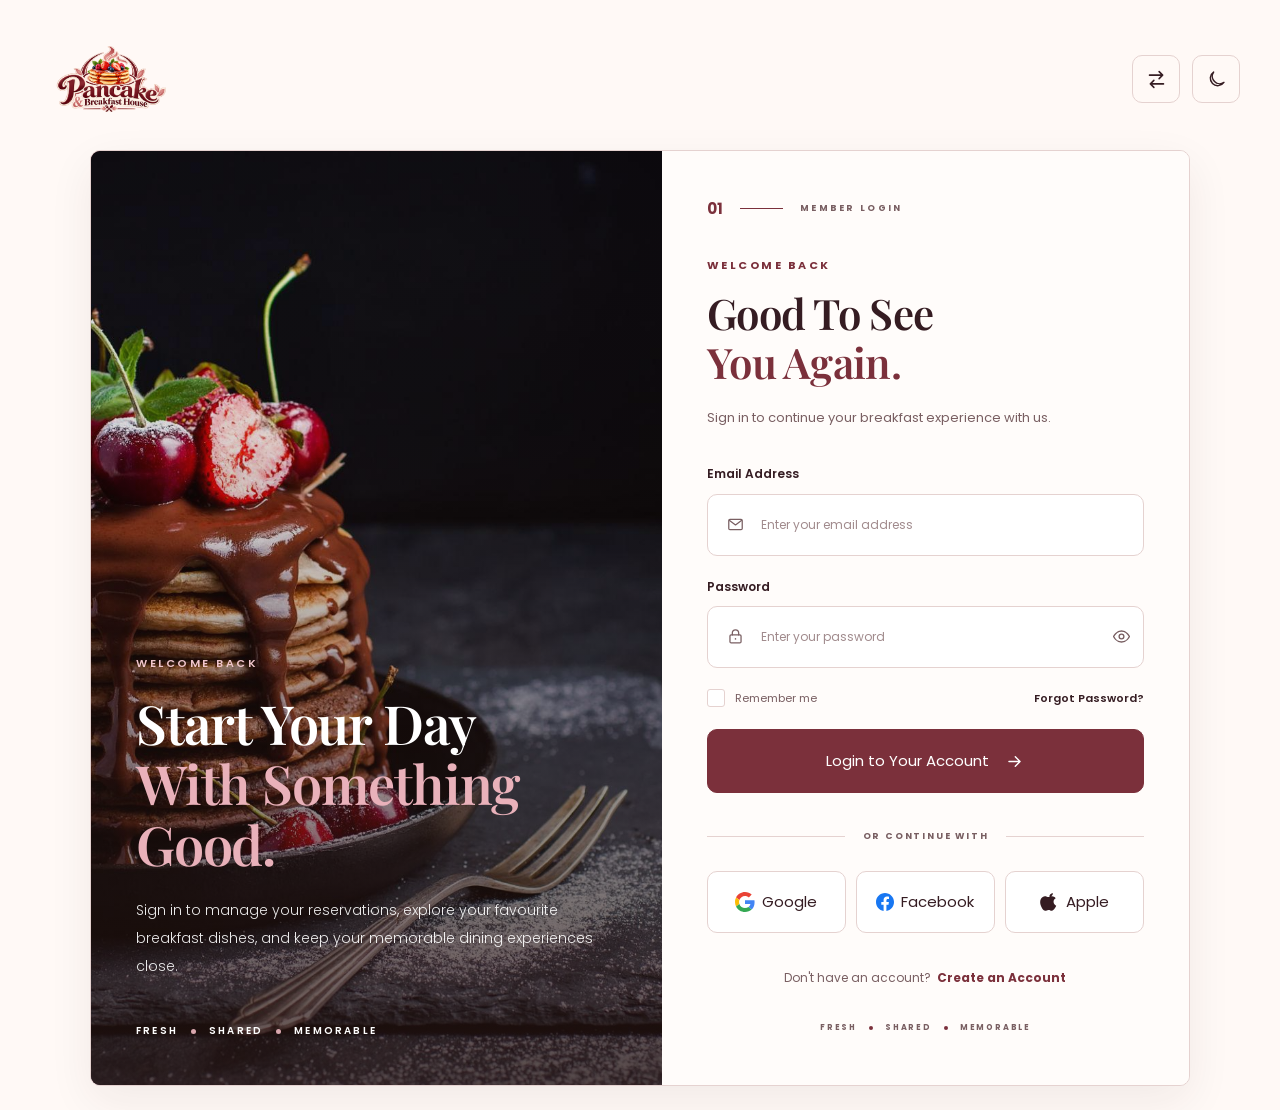
<file: login.html>
<!DOCTYPE html>
<html lang="en" dir="ltr">

<head>
    <meta charset="UTF-8">
    <meta name="viewport" content="width=device-width, initial-scale=1.0">

    <title>Login | Pancake & Breakfast House</title>
    <!-- Favicon -->

  <link rel="icon" type="image/png" href="images/logo.png">

    <meta name="description"
          content="Sign in to Pancake & Breakfast House to manage your reservations and dining experiences.">

    <!-- Google Fonts -->
    <link rel="preconnect" href="https://fonts.googleapis.com">
    <link rel="preconnect" href="https://fonts.gstatic.com" crossorigin>

    <link href="https://fonts.googleapis.com/css2?family=Playfair+Display:wght@400;500;600;700&family=Poppins:wght@300;400;500;600;700&display=swap"
          rel="stylesheet">

    <!-- Main CSS -->
    <link rel="stylesheet" href="css/style.css">

    <!-- Responsive CSS -->
    <link rel="stylesheet" href="css/responsive.css">
</head>

<body>

<main class="login-page" id="loginPage">

    <!-- =====================================================
         TOP BAR — LOGO + RTL + DARK MODE
         No separate website header
    ====================================================== -->

    <div class="login-topbar">

        <!-- Logo -->
        <a href="index.html"
           class="login-topbar-logo"
           aria-label="Pancake & Breakfast House home">

            <img
                src="images/logo.png"
                alt="Pancake & Breakfast House"
            >

        </a>

        <!-- Right-Side Controls -->
        <div class="login-topbar-actions">

            <!-- RTL Toggle: Opposite Horizontal Arrows -->
            <button
                type="button"
                class="login-topbar-btn"
                id="loginRtlToggle"
                aria-label="Switch to right-to-left layout"
                aria-pressed="false"
                title="RTL Mode"
            >

                <svg
                    viewBox="0 0 24 24"
                    fill="none"
                    xmlns="http://www.w3.org/2000/svg"
                    aria-hidden="true"
                >
                    <!-- Top arrow points right -->
                    <path
                        d="M4 7H19M15 3L19 7L15 11"
                        stroke="currentColor"
                        stroke-width="1.8"
                        stroke-linecap="round"
                        stroke-linejoin="round"
                    />

                    <!-- Bottom arrow points left -->
                    <path
                        d="M20 17H5M9 13L5 17L9 21"
                        stroke="currentColor"
                        stroke-width="1.8"
                        stroke-linecap="round"
                        stroke-linejoin="round"
                    />
                </svg>

            </button>


            <!-- Dark Mode Toggle -->
            <button
                type="button"
                class="login-topbar-btn"
                id="loginDarkToggle"
                aria-label="Enable dark mode"
                aria-pressed="false"
                title="Dark Mode"
            >

                <!-- Moon Icon -->
                <svg
                    class="login-moon-icon"
                    viewBox="0 0 24 24"
                    fill="none"
                    xmlns="http://www.w3.org/2000/svg"
                    aria-hidden="true"
                >
                    <path
                        d="M20.5 15.3A8.5 8.5 0 0 1 8.7 3.5A8.5 8.5 0 1 0 20.5 15.3Z"
                        stroke="currentColor"
                        stroke-width="1.7"
                        stroke-linecap="round"
                        stroke-linejoin="round"
                    />
                </svg>

                <!-- Sun Icon -->
                <svg
                    class="login-sun-icon"
                    viewBox="0 0 24 24"
                    fill="none"
                    xmlns="http://www.w3.org/2000/svg"
                    aria-hidden="true"
                >
                    <circle
                        cx="12"
                        cy="12"
                        r="4"
                        stroke="currentColor"
                        stroke-width="1.7"
                    />

                    <path
                        d="M12 2V4M12 20V22M4.93 4.93L6.35 6.35M17.65 17.65L19.07 19.07M2 12H4M20 12H22M4.93 19.07L6.35 17.65M17.65 6.35L19.07 4.93"
                        stroke="currentColor"
                        stroke-width="1.7"
                        stroke-linecap="round"
                    />
                </svg>

            </button>

        </div>

    </div>


    <!-- =====================================================
         LOGIN CONTAINER
    ====================================================== -->

    <div class="login-container">

        <!-- =================================================
             LEFT PANEL — BREAKFAST IMAGE
        ================================================== -->

        <section class="login-visual">

            <!-- Background Image -->
            <div class="login-visual-image">

                <img
                    src="images/login-breakfast.jpg"
                    alt="Fresh pancakes served with berries and maple syrup"
                    fetchpriority="high"
                >

            </div>

            <!-- Dark Image Overlay -->
            <div class="login-visual-overlay"></div>


            <!-- Promotional Content -->
            <div class="login-visual-content">

                <span class="login-visual-eyebrow">
                    WELCOME BACK
                </span>

                <h1 class="login-visual-title">
                    Start Your Day
                    <span>With Something Good.</span>
                </h1>

                <p class="login-visual-description">
                    Sign in to manage your reservations, explore
                    your favourite breakfast dishes, and keep
                    your memorable dining experiences close.
                </p>

                <!-- Image Tagline -->
                <div class="login-visual-tagline">
                    <span>FRESH</span>
                    <i aria-hidden="true"></i>
                    <span>SHARED</span>
                    <i aria-hidden="true"></i>
                    <span>MEMORABLE</span>
                </div>

            </div>

        </section>


        <!-- =================================================
             RIGHT PANEL — LOGIN FORM
        ================================================== -->

        <section class="login-form-panel">

            <div class="login-form-wrapper">

                <!-- Section Number and Label -->
                <div class="login-section-label">

                    <span class="login-section-number">
                        01
                    </span>

                    <span class="login-section-line"
                          aria-hidden="true"></span>

                    <span class="login-section-name">
                        MEMBER LOGIN
                    </span>

                </div>


                <!-- Form Heading -->
                <div class="login-heading">

                    <span class="login-eyebrow">
                        WELCOME BACK
                    </span>

                    <h2 class="login-title">
                        Good To See
                        <span>You Again.</span>
                    </h2>

                    <p class="login-description">
                        Sign in to continue your breakfast experience with us.
                    </p>

                </div>


                <!-- =================================================
                     LOGIN FORM
                ================================================== -->

                <form
                    class="login-form"
                    id="loginForm"
                    action="#"
                    method="post"
                >

                    <!-- Email Field -->
                    <div class="login-field">

                        <label for="loginEmail">
                            Email Address
                        </label>

                        <div class="login-input-wrapper">

                            <!-- Email SVG Icon -->
                            <svg
                                class="login-input-icon"
                                viewBox="0 0 24 24"
                                fill="none"
                                xmlns="http://www.w3.org/2000/svg"
                                aria-hidden="true"
                            >
                                <rect
                                    x="3.5"
                                    y="5.5"
                                    width="17"
                                    height="13"
                                    rx="1.5"
                                    stroke="currentColor"
                                    stroke-width="1.6"
                                />

                                <path
                                    d="M4.5 7L12 12.5L19.5 7"
                                    stroke="currentColor"
                                    stroke-width="1.6"
                                    stroke-linecap="round"
                                    stroke-linejoin="round"
                                />
                            </svg>

                            <input
                                type="email"
                                id="loginEmail"
                                name="email"
                                placeholder="Enter your email address"
                                autocomplete="email"
                                required
                            >

                        </div>

                    </div>


                    <!-- Password Field -->
                    <div class="login-field">

                        <label for="loginPassword">
                            Password
                        </label>

                        <div class="login-input-wrapper">

                            <!-- Lock SVG Icon -->
                            <svg
                                class="login-input-icon"
                                viewBox="0 0 24 24"
                                fill="none"
                                xmlns="http://www.w3.org/2000/svg"
                                aria-hidden="true"
                            >
                                <rect
                                    x="5"
                                    y="10"
                                    width="14"
                                    height="10"
                                    rx="1.5"
                                    stroke="currentColor"
                                    stroke-width="1.6"
                                />

                                <path
                                    d="M8 10V7.5A4 4 0 0 1 16 7.5V10"
                                    stroke="currentColor"
                                    stroke-width="1.6"
                                    stroke-linecap="round"
                                />

                                <circle
                                    cx="12"
                                    cy="15"
                                    r="1"
                                    fill="currentColor"
                                />
                            </svg>

                            <input
                                type="password"
                                id="loginPassword"
                                name="password"
                                placeholder="Enter your password"
                                autocomplete="current-password"
                                required
                            >

                            <!-- Show / Hide Password -->
                            <button
                                type="button"
                                class="login-password-toggle"
                                id="loginPasswordToggle"
                                aria-label="Show password"
                                aria-pressed="false"
                            >

                                <svg
                                    class="login-eye-icon"
                                    viewBox="0 0 24 24"
                                    fill="none"
                                    xmlns="http://www.w3.org/2000/svg"
                                    aria-hidden="true"
                                >
                                    <path
                                        d="M2 12S5.5 5 12 5S22 12 22 12S18.5 19 12 19S2 12 2 12Z"
                                        stroke="currentColor"
                                        stroke-width="1.7"
                                        stroke-linecap="round"
                                        stroke-linejoin="round"
                                    />

                                    <circle
                                        cx="12"
                                        cy="12"
                                        r="3"
                                        stroke="currentColor"
                                        stroke-width="1.7"
                                    />
                                </svg>

                            </button>

                        </div>

                    </div>


                    <!-- Remember Me + Forgot Password -->
                    <div class="login-options">

                        <label class="login-remember">

                            <input
                                type="checkbox"
                                id="loginRemember"
                                name="remember"
                            >

                            <span class="login-custom-checkbox"></span>

                            <span class="login-remember-text">
                                Remember me
                            </span>

                        </label>

                        <a
                            href="forgot-password.html"
                            class="login-forgot-link"
                        >
                            Forgot Password?
                        </a>

                    </div>


                    <!-- Login Button -->
                    <button
                        type="submit"
                        class="login-submit"
                    >

                        <span>Login to Your Account</span>

                        <svg
                            viewBox="0 0 24 24"
                            fill="none"
                            xmlns="http://www.w3.org/2000/svg"
                            aria-hidden="true"
                        >
                            <path
                                d="M5 12H19M13 6L19 12L13 18"
                                stroke="currentColor"
                                stroke-width="1.8"
                                stroke-linecap="round"
                                stroke-linejoin="round"
                            />
                        </svg>

                    </button>

                </form>


                <!-- =================================================
                     SOCIAL LOGIN DIVIDER
                ================================================== -->

                <div class="login-social-divider">

                    <span aria-hidden="true"></span>

                    <p>OR CONTINUE WITH</p>

                    <span aria-hidden="true"></span>

                </div>


                <!-- =================================================
                     SOCIAL LOGIN BUTTONS
                ================================================== -->

                <div class="login-social-buttons">

                    <!-- Google -->
                    <button
                        type="button"
                        class="login-social-btn login-google-btn"
                        aria-label="Continue with Google"
                    >

                        <svg
                            viewBox="0 0 48 48"
                            xmlns="http://www.w3.org/2000/svg"
                            aria-hidden="true"
                        >
                            <path
                                fill="#EA4335"
                                d="M24 9.5c3.54 0 6.71 1.22 9.21 3.6l6.85-6.85C35.9 2.38 30.47 0 24 0 14.62 0 6.51 5.38 2.56 13.22l7.98 6.19C12.43 13.72 17.74 9.5 24 9.5Z"
                            />

                            <path
                                fill="#4285F4"
                                d="M46.98 24.55c0-1.57-.15-3.09-.38-4.55H24v9.02h12.94c-.58 2.96-2.26 5.48-4.73 7.18l7.72 5.99c4.51-4.17 7.05-10.31 7.05-17.64Z"
                            />

                            <path
                                fill="#FBBC05"
                                d="M10.53 28.59A14.4 14.4 0 0 1 9.75 24c0-1.59.27-3.13.76-4.59l-7.98-6.19A23.8 23.8 0 0 0 0 24c0 3.86.92 7.5 2.53 10.78l7.99-6.19Z"
                            />

                            <path
                                fill="#34A853"
                                d="M24 48c6.48 0 11.93-2.13 15.91-5.81l-7.72-5.99c-2.14 1.44-4.89 2.3-8.19 2.3-6.26 0-11.57-4.22-13.47-9.91l-7.99 6.19C6.51 42.62 14.62 48 24 48Z"
                            />
                        </svg>

                        <span>Google</span>

                    </button>


                    <!-- Facebook -->
                    <button
                        type="button"
                        class="login-social-btn login-facebook-btn"
                        aria-label="Continue with Facebook"
                    >

                        <svg
                            viewBox="0 0 24 24"
                            xmlns="http://www.w3.org/2000/svg"
                            aria-hidden="true"
                        >
                            <path
                                fill="#1877F2"
                                d="M24 12.073C24 5.405 18.627 0 12 0S0 5.405 0 12.073C0 18.1 4.388 23.094 10.125 24V15.563H7.078v-3.49h3.047V9.41c0-3.025 1.792-4.697 4.533-4.697 1.312 0 2.686.236 2.686.236v2.97h-1.513c-1.49 0-1.956.93-1.956 1.885v2.269h3.328l-.532 3.49h-2.796V24C19.612 23.094 24 18.1 24 12.073Z"
                            />
                        </svg>

                        <span>Facebook</span>

                    </button>


                    <!-- Apple -->
                    <button
                        type="button"
                        class="login-social-btn login-apple-btn"
                        aria-label="Continue with Apple"
                    >

                        <svg
                            viewBox="0 0 24 24"
                            xmlns="http://www.w3.org/2000/svg"
                            aria-hidden="true"
                        >
                            <path
                                fill="currentColor"
                                d="M16.365 1.43c0 1.14-.416 2.2-1.176 3.054-.826.927-2.18 1.64-3.36 1.55-.15-1.09.44-2.23 1.2-3.06.84-.94 2.29-1.64 3.336-1.544ZM20.49 17.25c-.565 1.26-.836 1.824-1.565 2.94-.995 1.525-2.4 3.423-4.137 3.438-1.543.015-1.94-1.004-4.032-.992-2.09.01-2.527 1.01-4.07.996-1.738-.016-3.07-1.73-4.064-3.255-2.78-4.27-3.07-9.28-1.356-11.95 1.22-1.9 3.15-3.01 4.965-3.01 1.846 0 3.008 1.006 4.533 1.006 1.48 0 2.38-1.008 4.514-1.008 1.613 0 3.32.88 4.54 2.4-3.99 2.19-3.34 7.9.672 9.435Z"
                            />
                        </svg>

                        <span>Apple</span>

                    </button>

                </div>


                <!-- =================================================
                     CREATE ACCOUNT
                ================================================== -->

                <p class="login-register-text">
                    Don't have an account?

                    <a href="register.html">
                        Create an Account
                    </a>
                </p>


                <!-- Bottom Tagline -->
                <p class="login-bottom-tagline">

                    <span>FRESH</span>

                    <i aria-hidden="true"></i>

                    <span>SHARED</span>

                    <i aria-hidden="true"></i>

                    <span>MEMORABLE</span>

                </p>

            </div>

        </section>

    </div>

</main>


<!-- Login Page JavaScript -->
<script src="js/script.js"></script>
<script src="js/site-settings.js"></script>

</body>
</html>
</file>
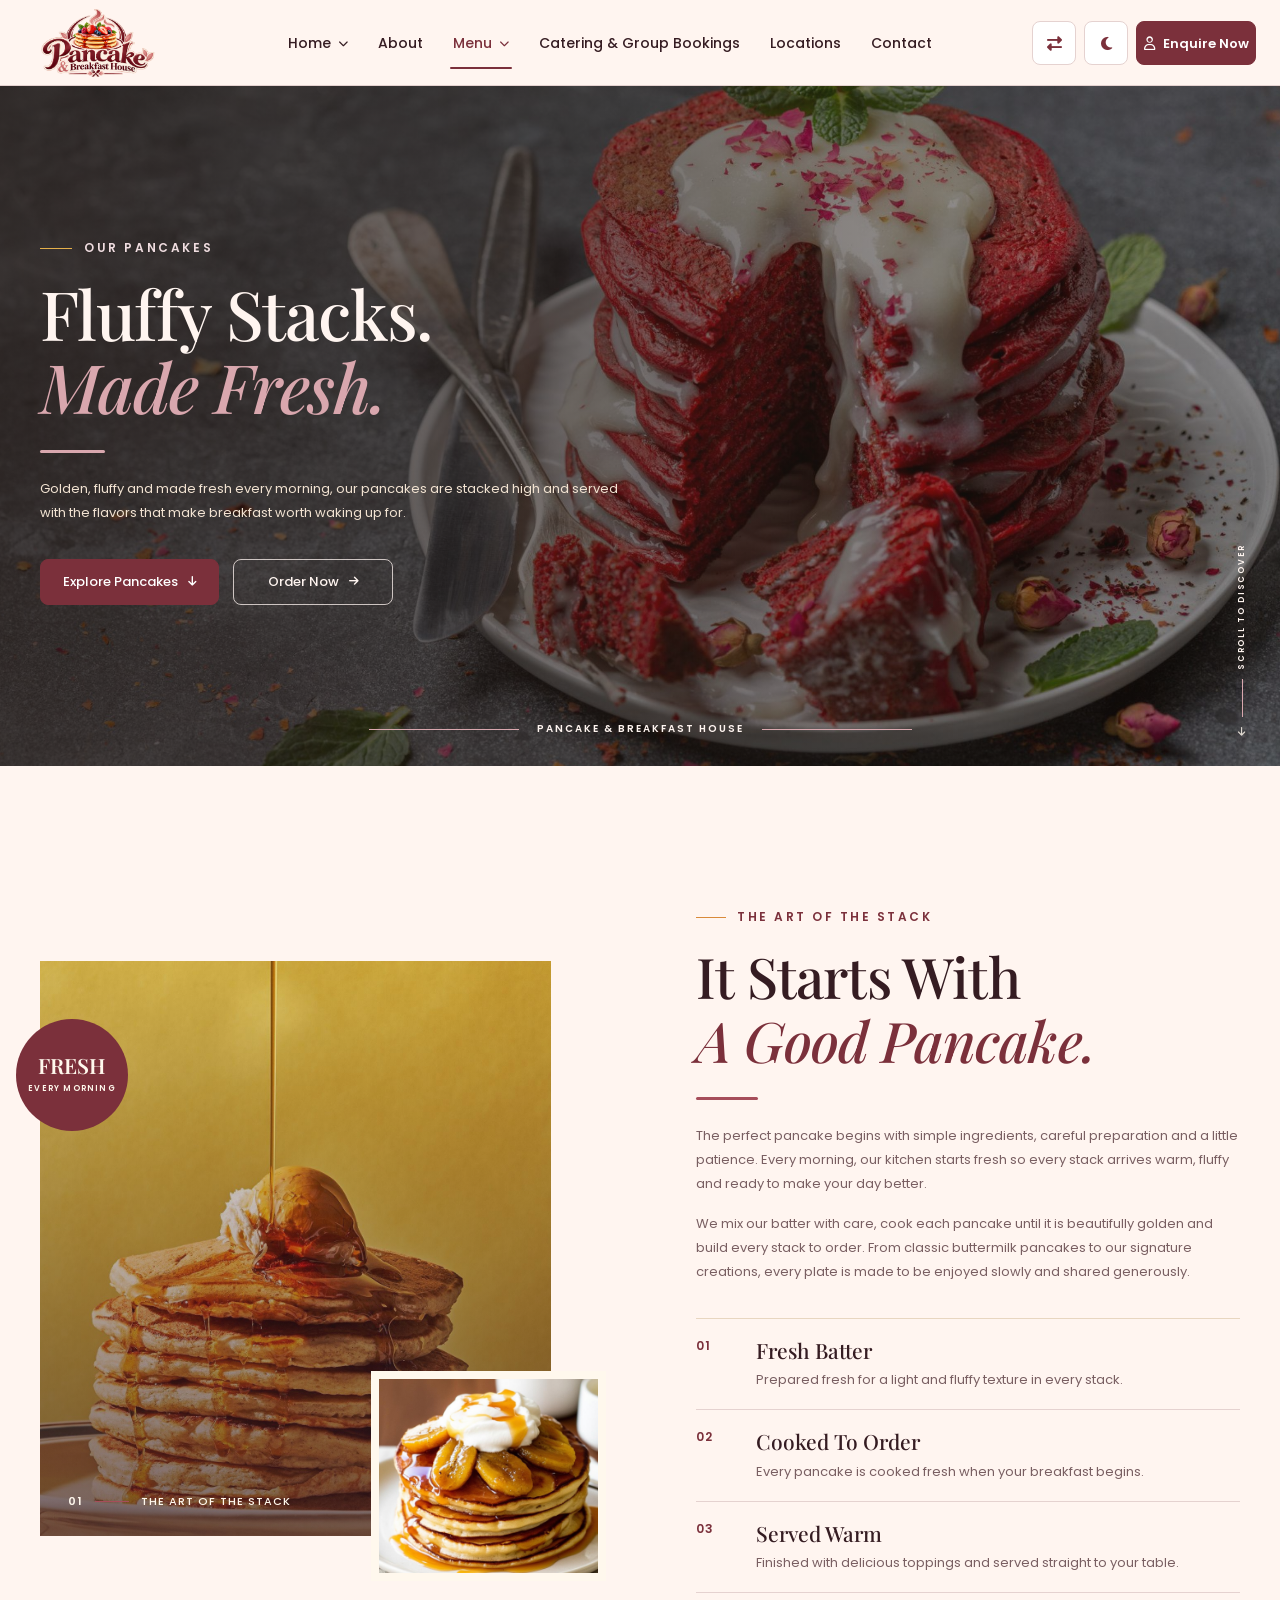
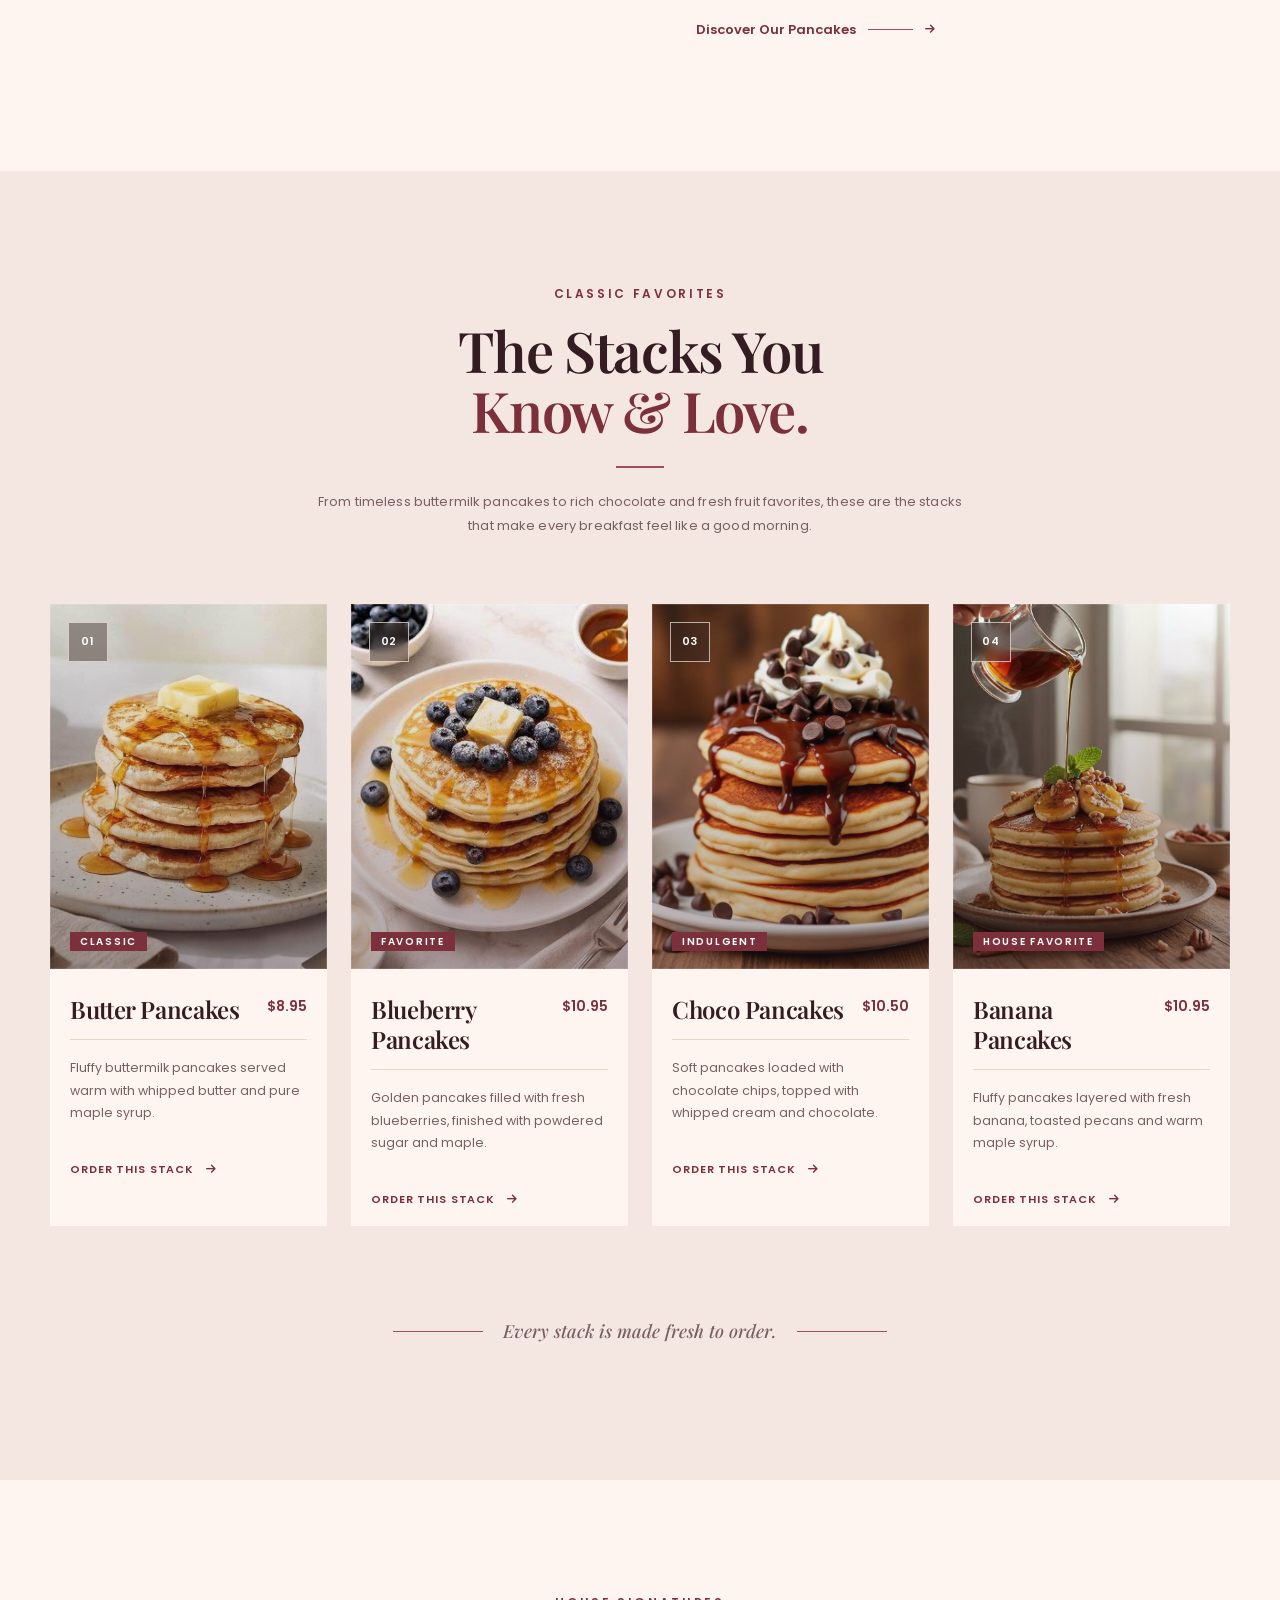
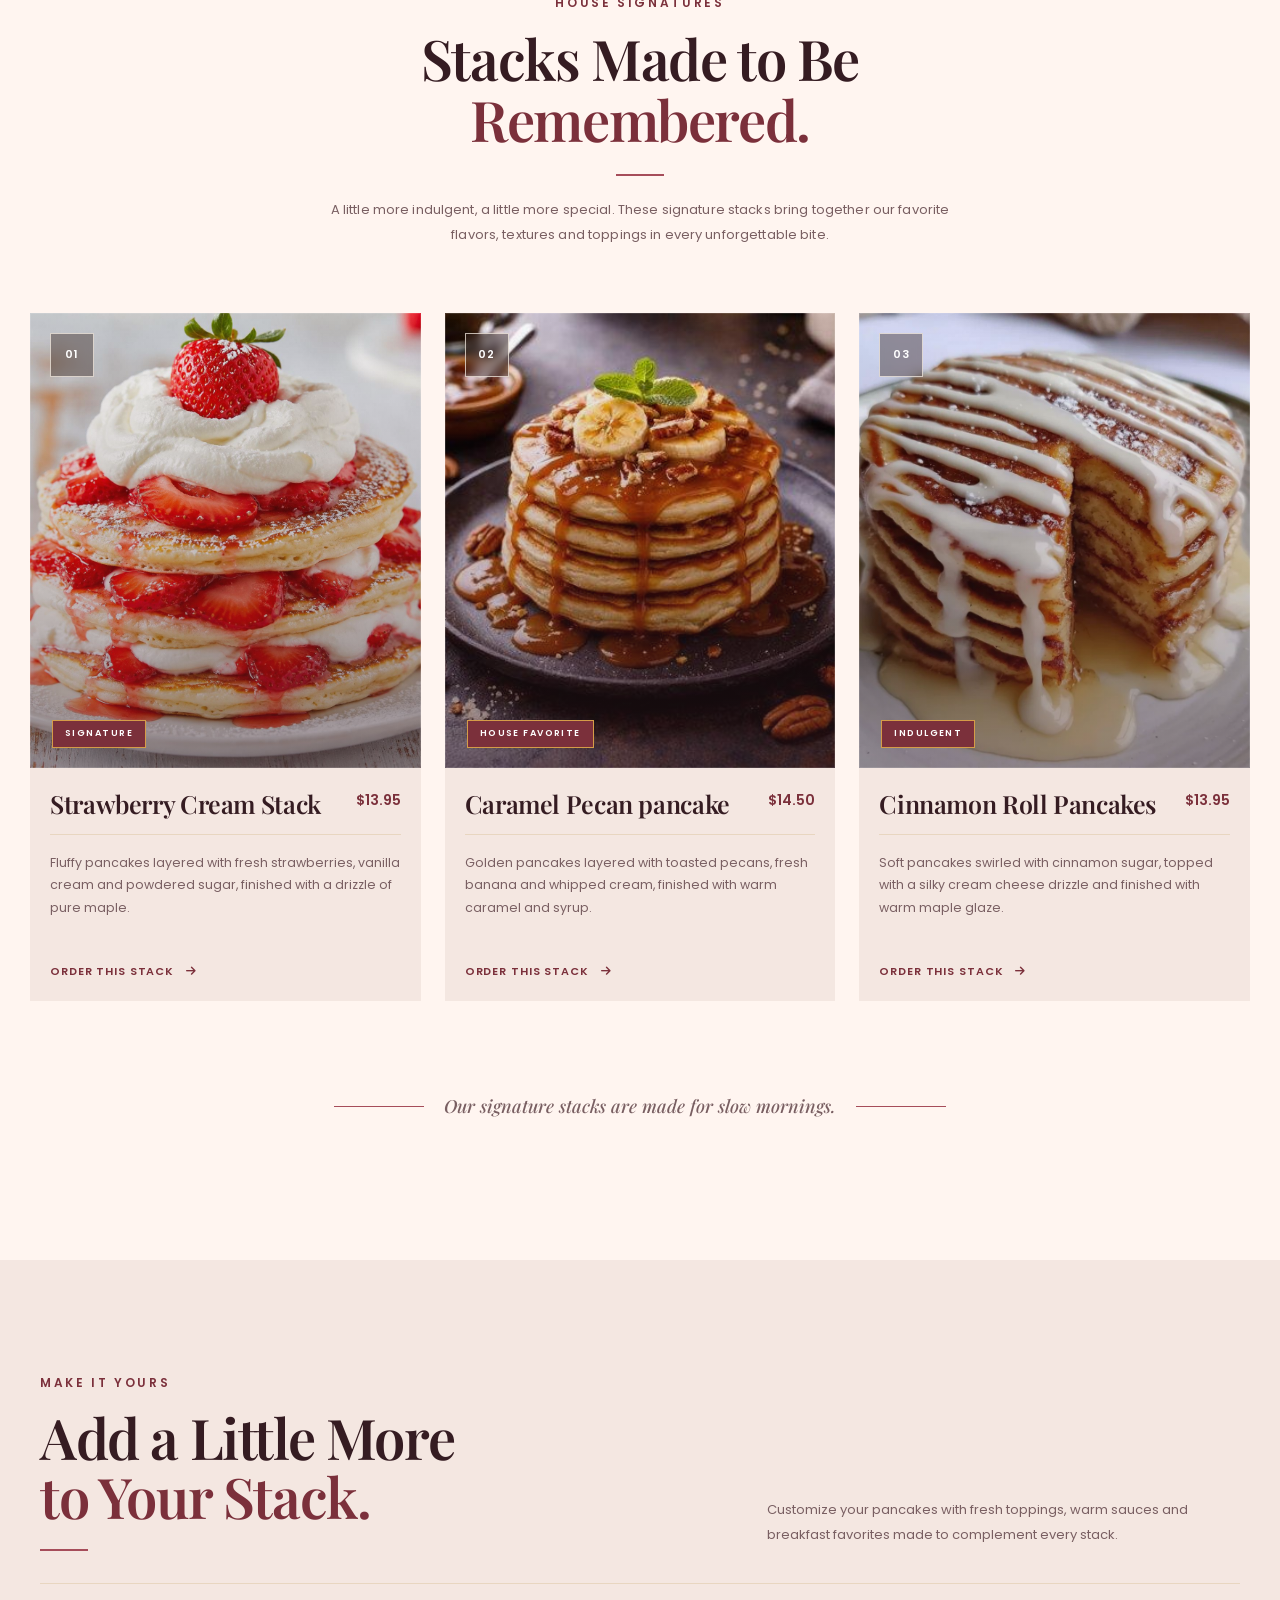
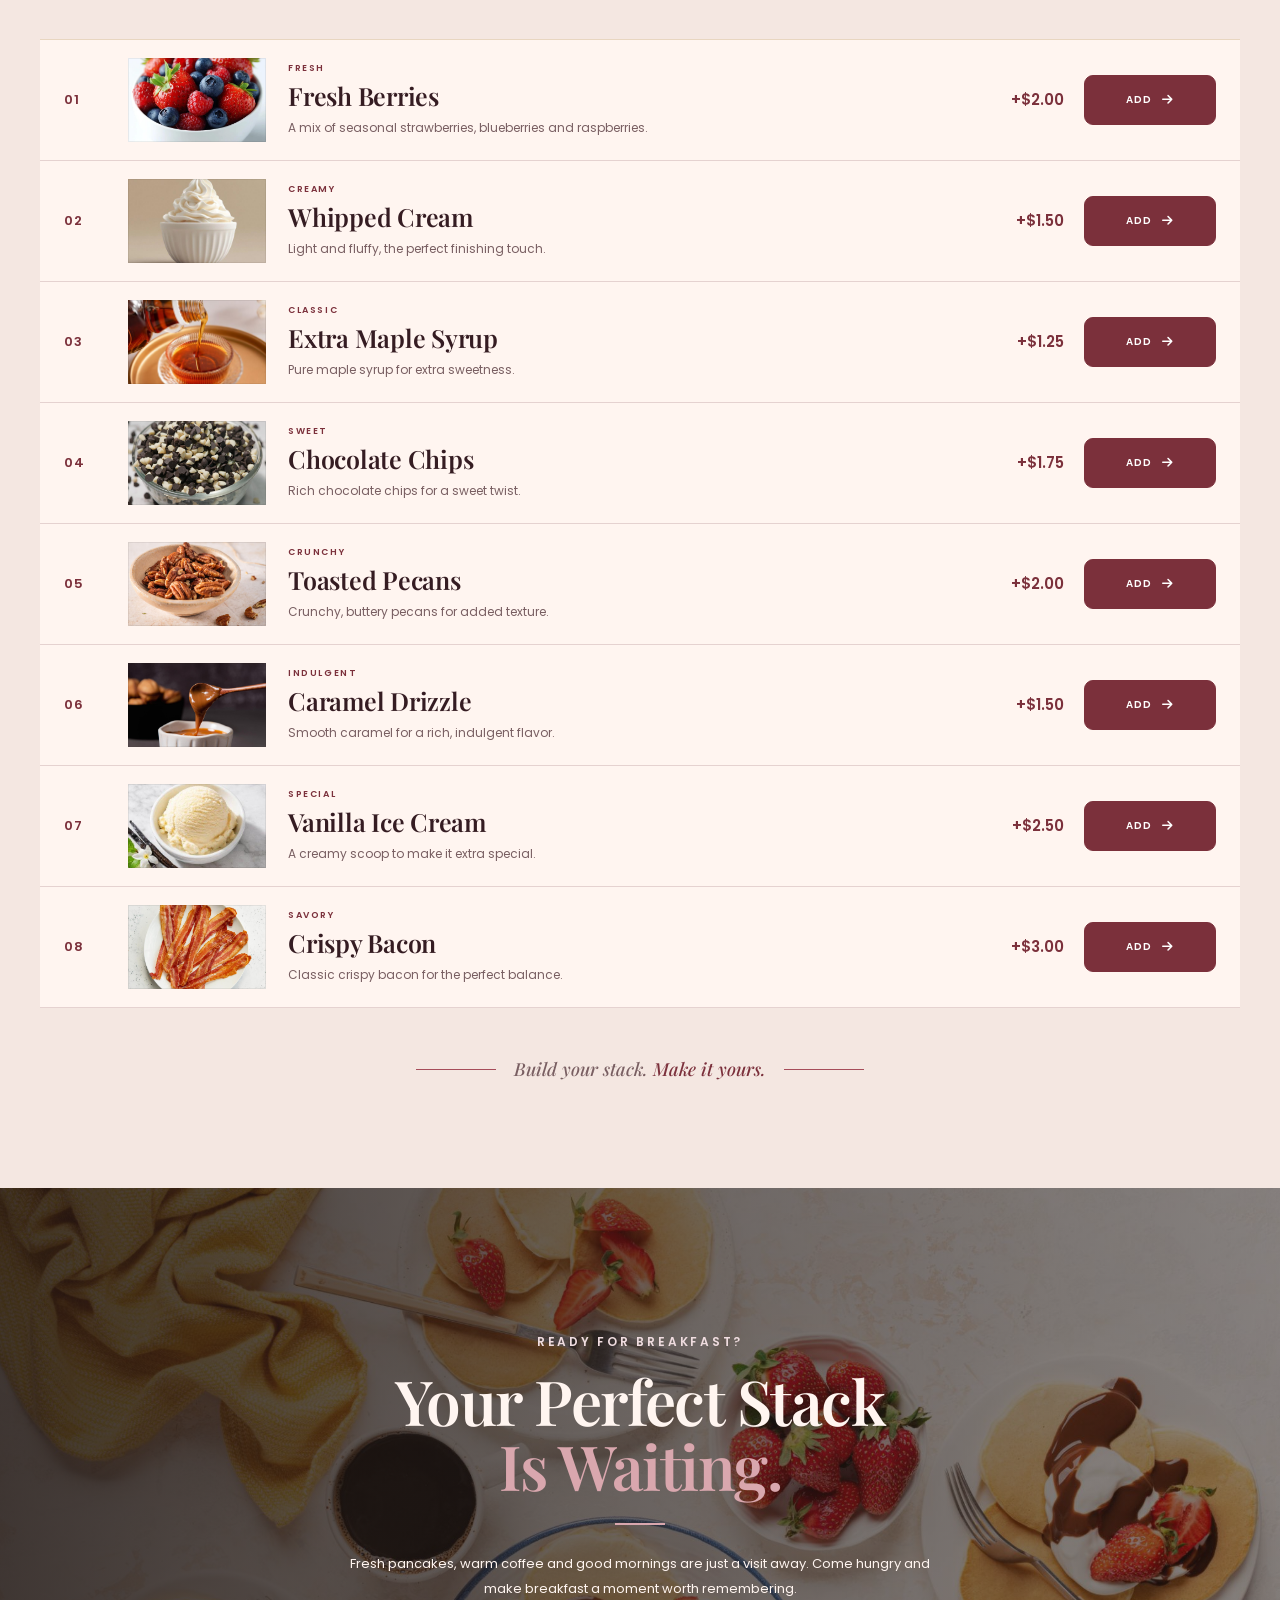
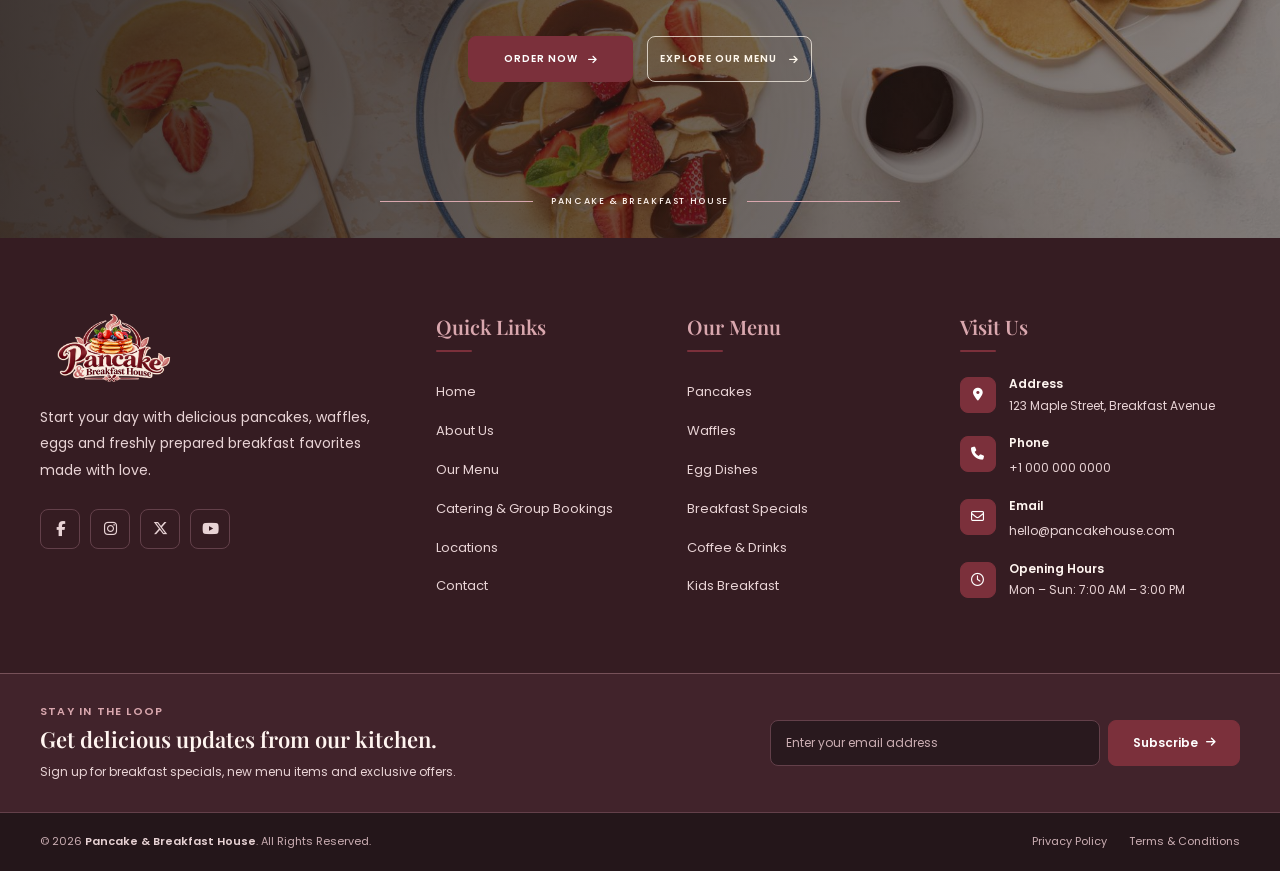
<file: pancake.html>
<!DOCTYPE html>
<html lang="en" dir="ltr">

<head>

    <!-- =====================================================
         BASIC META
    ====================================================== -->

    <meta charset="UTF-8">

    <meta
        name="viewport"
        content="width=device-width, initial-scale=1.0"
    >

    <meta
        name="description"
        content="Pancake & Breakfast House - Delicious pancakes, waffles, eggs and breakfast favorites."
    >

    <meta
        name="keywords"
        content="pancake, breakfast, waffles, brunch, breakfast restaurant"
    >

    <meta
        name="author"
        content="Pancake & Breakfast House"
    >


    <!-- =====================================================
         TITLE
    ====================================================== -->

    <title>
        Pancake & Breakfast House
    </title>
    <!-- Favicon -->

  <link rel="icon" type="image/png" href="images/logo.png">


    <!-- =====================================================
         GOOGLE FONTS
    ====================================================== -->

    <link
        rel="preconnect"
        href="https://fonts.googleapis.com"
    >

    <link
        rel="preconnect"
        href="https://fonts.gstatic.com"
        crossorigin
    >

    <link
        href="https://fonts.googleapis.com/css2?family=Playfair+Display:wght@500;600;700&family=Poppins:wght@400;500;600;700&display=swap"
        rel="stylesheet"
    >


    <!-- =====================================================
         FONT AWESOME
    ====================================================== -->

    <link
        rel="stylesheet"
        href="https://cdnjs.cloudflare.com/ajax/libs/font-awesome/6.7.2/css/all.min.css"
    >


    <!-- =====================================================
         MAIN CSS
    ====================================================== -->

    <link
        rel="stylesheet"
        href="css/style.css"
    >
    <link
        rel="stylesheet"
        href="css/responsive.css"
    >

</head>


<body>


    <!-- =====================================================
         HEADER
    ====================================================== -->

    <header
        class="site-header"
        id="siteHeader"
    >

        <div class="header-container">


            <!-- =================================================
                 LOGO
            ================================================== -->

            <a
                href="index.html"
                class="site-logo"
                aria-label="Pancake & Breakfast House Home"
            >

                <img
                    src="images/logo.png"
                    alt="Pancake & Breakfast House Logo"
                >

            </a>


            <!-- =================================================
                 MAIN NAVIGATION

                 IMPORTANT:
                 This SAME navigation is used for:
                 Desktop
                 Tablet
                 iPad Pro
                 iPad Mini
                 Mobile
            ================================================== -->

            <nav
                class="main-nav"
                id="mainNav"
                aria-label="Main Navigation"
            >


                <!-- =============================================
                     HOME DROPDOWN
                ============================================== -->

                <div class="nav-dropdown">

                    <button
                        type="button"
                        class="nav-dropdown-toggle"
                        aria-expanded="false"
                        aria-haspopup="true"
                    >

                        <span>
                            Home
                        </span>

                        <i
                            class="fa-solid fa-chevron-down"
                            aria-hidden="true"
                        ></i>

                    </button>


                    <div class="nav-dropdown-menu">

                        <a
                            href="index.html"
                           
                        >
                            Home 1
                        </a>

                        <a
                            href="home2.html"
                        >
                            Home 2
                        </a>

                    </div>

                </div>


                <!-- =============================================
                     ABOUT
                ============================================== -->

                <a
                    href="about.html"
                    class="nav-link"
                >
                    About
                </a>


                <!-- =============================================
                     MENU DROPDOWN
                ============================================== -->

                <div class="nav-dropdown">

                    <button
                        type="button"
                        class="nav-dropdown-toggle active"
                        aria-expanded="false"
                        aria-haspopup="true"
                    >

                        <span>
                            Menu
                        </span>

                        <i
                            class="fa-solid fa-chevron-down"
                            aria-hidden="true"
                        ></i>

                    </button>


                    <div class="nav-dropdown-menu">

                        <a
                            href="pancake.html"
                            class="active"
                        >
                            Pancakes
                        </a>

                        <a
                            href="waffles.html"
                        >
                            Waffles
                        </a>

                        <a
                            href="egg-dishes.html"
                        >
                            Egg Dishes
                        </a>

                        

                    </div>

                </div>


                <!-- =============================================
                     CATERING & GROUP BOOKINGS
                ============================================== -->

                <a
                    href="catering.html"
                    class="nav-link"
                >
                    Catering &amp; Group Bookings
                </a>


                <!-- =============================================
                     LOCATIONS
                ============================================== -->

                <a
                    href="locations.html"
                    class="nav-link"
                >
                    Locations
                </a>


                <!-- =============================================
                     CONTACT
                ============================================== -->

                <a
                    href="contact.html"
                    class="nav-link"
                >
                    Contact
                </a>


                <!-- =============================================
                     HEADER CONTROLS

                     IMPORTANT:
                     These remain INSIDE the SAME main-nav.

                     Desktop:
                     RTL + Dark Mode + Login → right side

                     Responsive:
                     RTL + Dark Mode + Login → inside
                     hamburger menu
                ============================================== -->

                <div
                    class="header-controls"
                    id="headerControls"
                >


                    <!-- =========================================
                         RTL BUTTON
                    ========================================== -->

                    <button
                        type="button"
                        class="header-control-btn rtl-toggle"
                        id="rtlToggle"
                        aria-label="Switch to RTL mode"
                        title="RTL Mode"
                    >

                        <i
                            class="fa-solid fa-right-left"
                            aria-hidden="true"
                        ></i>

                    </button>


                    <!-- =========================================
                         DARK MODE BUTTON
                    ========================================== -->

                    <button
                        type="button"
                        class="header-control-btn dark-mode-toggle"
                        id="darkModeToggle"
                        aria-label="Enable dark mode"
                        title="Dark Mode"
                    >

                        <i
                            class="fa-solid fa-moon"
                            aria-hidden="true"
                        ></i>

                    </button>


                    <!-- =========================================
                         LOGIN
                    ========================================== -->

                     <a
                        href="enquire.html"
                        class="login-btn"
                    >

                        <i
                            class="fa-regular fa-user"
                            aria-hidden="true"
                        ></i>

                        <span>
                            Enquire Now
                        </span>

                    </a>

                </div>

            </nav>


            <!-- =================================================
                 HAMBURGER BUTTON

                 Controls the SAME #mainNav
            ================================================== -->

            <button
                type="button"
                class="menu-toggle"
                id="menuToggle"
                aria-label="Open navigation menu"
                aria-expanded="false"
                aria-controls="mainNav"
            >

                <i
                    class="fa-solid fa-bars"
                    aria-hidden="true"
                ></i>

            </button>


        </div>

    </header>


    <!-- =====================================================
         MAIN CONTENT
    ====================================================== -->

    <main id="mainContent">
<!-- =========================================================
     PANCAKES PAGE — SECTION 01
     PANCAKES HERO
========================================================= -->

<section class="pancakes-hero" id="pancakesHero">

    <!-- =====================================================
         HERO BACKGROUND
    ====================================================== -->

    <div
        class="pancakes-hero-background"
        style="background-image: url('images/pancakes-hero.jpg');"
        aria-hidden="true">
    </div>


    <!-- =====================================================
         HERO OVERLAY
    ====================================================== -->

    <div
        class="pancakes-hero-overlay"
        aria-hidden="true">
    </div>


    <!-- =====================================================
         HERO CONTENT
    ====================================================== -->

    <div class="pancakes-hero-container">

        <div class="pancakes-hero-content">

            <span class="pancakes-hero-eyebrow">
                OUR PANCAKES
            </span>


            <h1 class="pancakes-hero-title">
                Fluffy Stacks.
                <span>Made Fresh.</span>
            </h1>


            <div class="pancakes-hero-divider"></div>


            <p class="pancakes-hero-description">
                Golden, fluffy and made fresh every morning,
                our pancakes are stacked high and served with
                the flavors that make breakfast worth waking up for.
            </p>


            <!-- =================================================
                 HERO ACTIONS
            ================================================== -->

            <div class="pancakes-hero-actions">

                <a
                    href="#pancakeMenu"
                    class="pancakes-hero-button pancakes-hero-button-primary">

                    <span>Explore Pancakes</span>

                    <i
                        class="fa-solid fa-arrow-down"
                        aria-hidden="true">
                    </i>

                </a>


                <a
                    href="order.html"
                    class="pancakes-hero-button pancakes-hero-button-secondary">

                    <span>Order Now</span>

                    <i
                        class="fa-solid fa-arrow-right"
                        aria-hidden="true">
                    </i>

                </a>

            </div>

        </div>

    </div>


    <!-- =====================================================
         HERO BOTTOM BRAND LINE
    ====================================================== -->

    <div class="pancakes-hero-bottom">

        <span class="pancakes-hero-bottom-line"></span>

        <span class="pancakes-hero-bottom-text">
            PANCAKE &amp; BREAKFAST HOUSE
        </span>

        <span class="pancakes-hero-bottom-line"></span>

    </div>


    <!-- =====================================================
         SCROLL INDICATOR
    ====================================================== -->

    <a
        href="#pancakeStory"
        class="pancakes-hero-scroll"
        aria-label="Scroll to pancake story">

        <span class="pancakes-hero-scroll-text">
            SCROLL TO DISCOVER
        </span>

        <span class="pancakes-hero-scroll-line"></span>

        <i
            class="fa-solid fa-arrow-down"
            aria-hidden="true">
        </i>

    </a>

</section>
<!-- =========================================================
     PANCAKES PAGE — SECTION 02
     PANCAKE STORY
========================================================= -->

<section class="pancake-story" id="pancakeStory">

    <div class="pancake-story-container">

        <!-- =================================================
             LEFT VISUAL
        ================================================== -->

        <div class="pancake-story-visual">

            <div class="pancake-story-main-image">

                <img
                    src="images/pancakes-story-main.jpg"
                    alt="Fresh stack of pancakes prepared at Pancake & Breakfast House"
                    loading="lazy"
                >

                <div
                    class="pancake-story-image-overlay"
                    aria-hidden="true">
                </div>

                <div class="pancake-story-image-label">

                    <span class="pancake-story-image-label-number">
                        01
                    </span>

                    <span class="pancake-story-image-label-line"></span>

                    <span class="pancake-story-image-label-text">
                        THE ART OF THE STACK
                    </span>

                </div>

            </div>


            <!-- =================================================
                 SMALL OVERLAPPING IMAGE
            ================================================== -->

            <div class="pancake-story-small-image">

                <img
                    src="images/pancakes-story-small.jpg"
                    alt="Golden pancakes served with fresh berries and maple syrup"
                    loading="lazy"
                >

            </div>


            <!-- =================================================
                 EXPERIENCE BADGE
            ================================================== -->

            <div class="pancake-story-badge">

                <span class="pancake-story-badge-number">
                    FRESH
                </span>

                <span class="pancake-story-badge-text">
                    EVERY MORNING
                </span>

            </div>

        </div>


        <!-- =================================================
             RIGHT CONTENT
        ================================================== -->

        <div class="pancake-story-content">

            <span class="pancake-story-eyebrow">
                THE ART OF THE STACK
            </span>


            <h2 class="pancake-story-title">
                It Starts With
                <span>A Good Pancake.</span>
            </h2>


            <div class="pancake-story-divider"></div>


            <p class="pancake-story-intro">
                The perfect pancake begins with simple ingredients,
                careful preparation and a little patience. Every
                morning, our kitchen starts fresh so every stack
                arrives warm, fluffy and ready to make your day better.
            </p>


            <p class="pancake-story-text">
                We mix our batter with care, cook each pancake
                until it is beautifully golden and build every
                stack to order. From classic buttermilk pancakes
                to our signature creations, every plate is made
                to be enjoyed slowly and shared generously.
            </p>


            <!-- =================================================
                 STORY DETAILS
            ================================================== -->

            <div class="pancake-story-details">

                <div class="pancake-story-detail">

                    <span class="pancake-story-detail-number">
                        01
                    </span>

                    <div class="pancake-story-detail-content">

                        <h3>
                            Fresh Batter
                        </h3>

                        <p>
                            Prepared fresh for a light and fluffy
                            texture in every stack.
                        </p>

                    </div>

                </div>


                <div class="pancake-story-detail">

                    <span class="pancake-story-detail-number">
                        02
                    </span>

                    <div class="pancake-story-detail-content">

                        <h3>
                            Cooked To Order
                        </h3>

                        <p>
                            Every pancake is cooked fresh when
                            your breakfast begins.
                        </p>

                    </div>

                </div>


                <div class="pancake-story-detail">

                    <span class="pancake-story-detail-number">
                        03
                    </span>

                    <div class="pancake-story-detail-content">

                        <h3>
                            Served Warm
                        </h3>

                        <p>
                            Finished with delicious toppings and
                            served straight to your table.
                        </p>

                    </div>

                </div>

            </div>


            <!-- =================================================
                 CTA
            ================================================== -->

            <a
                href="#pancakeMenu"
                class="pancake-story-arrow"
                aria-label="Discover our pancakes">

                <span class="pancake-story-arrow-text">
                    Discover Our Pancakes
                </span>

                <span class="pancake-story-arrow-line"></span>

                <i
                    class="fa-solid fa-arrow-right"
                    aria-hidden="true">
                </i>

            </a>

        </div>

    </div>

</section>
<!-- =========================================================
     PANCAKES PAGE — SECTION 03
     CLASSIC PANCAKES
========================================================= -->

<section class="pancake-classics" id="pancakeMenu">

    <div class="pancake-classics-container">

        <!-- =================================================
             SECTION HEADER
        ================================================== -->

        <div class="pancake-classics-header">

            <span class="pancake-classics-eyebrow">
                CLASSIC FAVORITES
            </span>

            <h2 class="pancake-classics-title">
                The Stacks You
                <span>Know &amp; Love.</span>
            </h2>

            <div class="pancake-classics-divider"></div>

            <p class="pancake-classics-intro">
                From timeless buttermilk pancakes to rich chocolate
                and fresh fruit favorites, these are the stacks that
                make every breakfast feel like a good morning.
            </p>

        </div>


        <!-- =================================================
             PANCAKE MENU GRID
        ================================================== -->

        <div class="pancake-classics-grid">


            <!-- =================================================
                 ITEM 01 — BUTTERMILK
            ================================================== -->

            <article class="pancake-classic-item">

                <div class="pancake-classic-image">

                    <img
                        src="images/pancakes-classic-buttermilk.jpg"
                        alt="Fluffy buttermilk pancakes served with butter and maple syrup"
                        loading="lazy"
                    >

                    <div
                        class="pancake-classic-image-overlay"
                        aria-hidden="true">
                    </div>

                    <span class="pancake-classic-number">
                        01
                    </span>

                    <span class="pancake-classic-category">
                        CLASSIC
                    </span>

                </div>


                <div class="pancake-classic-content">

                    <div class="pancake-classic-heading">

                        <h3 class="pancake-classic-name">
                            Butter Pancakes
                        </h3>

                        <span class="pancake-classic-price">
                            $8.95
                        </span>

                    </div>

                    <p class="pancake-classic-description">
                        Fluffy buttermilk pancakes served warm with
                        whipped butter and pure maple syrup.
                    </p>

                    <a
                        href="order.html"
                        class="pancake-classic-order"
                        aria-label="Order Buttermilk Pancakes">

                        <span>
                            Order This Stack
                        </span>

                        <i
                            class="fa-solid fa-arrow-right"
                            aria-hidden="true">
                        </i>

                    </a>

                </div>

            </article>


            <!-- =================================================
                 ITEM 02 — BLUEBERRY
            ================================================== -->

            <article class="pancake-classic-item">

                <div class="pancake-classic-image">

                    <img
                        src="images/pancakes-classic-blueberry.jpg"
                        alt="Blueberry pancakes topped with fresh blueberries and maple syrup"
                        loading="lazy"
                    >

                    <div
                        class="pancake-classic-image-overlay"
                        aria-hidden="true">
                    </div>

                    <span class="pancake-classic-number">
                        02
                    </span>

                    <span class="pancake-classic-category">
                        FAVORITE
                    </span>

                </div>


                <div class="pancake-classic-content">

                    <div class="pancake-classic-heading">

                        <h3 class="pancake-classic-name">
                            Blueberry Pancakes
                        </h3>

                        <span class="pancake-classic-price">
                            $10.95
                        </span>

                    </div>

                    <p class="pancake-classic-description">
                        Golden pancakes filled with fresh blueberries,
                        finished with powdered sugar and maple.
                    </p>

                    <a
                        href="order.html"
                        class="pancake-classic-order"
                        aria-label="Order Blueberry Pancakes">

                        <span>
                            Order This Stack
                        </span>

                        <i
                            class="fa-solid fa-arrow-right"
                            aria-hidden="true">
                        </i>

                    </a>

                </div>

            </article>


            <!-- =================================================
                 ITEM 03 — CHOCOLATE CHIP
            ================================================== -->

            <article class="pancake-classic-item">

                <div class="pancake-classic-image">

                    <img
                        src="images/pancakes-classic-chocolate.jpg"
                        alt="Chocolate chip pancakes with whipped cream and chocolate drizzle"
                        loading="lazy"
                    >

                    <div
                        class="pancake-classic-image-overlay"
                        aria-hidden="true">
                    </div>

                    <span class="pancake-classic-number">
                        03
                    </span>

                    <span class="pancake-classic-category">
                        INDULGENT
                    </span>

                </div>


                <div class="pancake-classic-content">

                    <div class="pancake-classic-heading">

                        <h3 class="pancake-classic-name">
                            Choco Pancakes
                        </h3>

                        <span class="pancake-classic-price">
                            $10.50
                        </span>

                    </div>

                    <p class="pancake-classic-description">
                        Soft pancakes loaded with chocolate chips,
                        topped with whipped cream and chocolate.
                    </p>

                    <a
                        href="order.html"
                        class="pancake-classic-order"
                        aria-label="Order Chocolate Chip Pancakes">

                        <span>
                            Order This Stack
                        </span>

                        <i
                            class="fa-solid fa-arrow-right"
                            aria-hidden="true">
                        </i>

                    </a>

                </div>

            </article>


            <!-- =================================================
                 ITEM 04 — BANANA
            ================================================== -->

            <article class="pancake-classic-item">

                <div class="pancake-classic-image">

                    <img
                        src="images/pancakes-classic-banana.jpg"
                        alt="Banana pancakes topped with toasted pecans and maple syrup"
                        loading="lazy"
                    >

                    <div
                        class="pancake-classic-image-overlay"
                        aria-hidden="true">
                    </div>

                    <span class="pancake-classic-number">
                        04
                    </span>

                    <span class="pancake-classic-category">
                        HOUSE FAVORITE
                    </span>

                </div>


                <div class="pancake-classic-content">

                    <div class="pancake-classic-heading">

                        <h3 class="pancake-classic-name">
                            Banana Pancakes
                        </h3>

                        <span class="pancake-classic-price">
                            $10.95
                        </span>

                    </div>

                    <p class="pancake-classic-description">
                        Fluffy pancakes layered with fresh banana,
                        toasted pecans and warm maple syrup.
                    </p>

                    <a
                        href="order.html"
                        class="pancake-classic-order"
                        aria-label="Order Banana Pancakes">

                        <span>
                            Order This Stack
                        </span>

                        <i
                            class="fa-solid fa-arrow-right"
                            aria-hidden="true">
                        </i>

                    </a>

                </div>

            </article>


        </div>


        <!-- =================================================
             BOTTOM NOTE
        ================================================== -->

        <div class="pancake-classics-note">

            <span class="pancake-classics-note-line"></span>

            <p class="pancake-classics-note-text">
                Every stack is made fresh to order.
            </p>

            <span class="pancake-classics-note-line"></span>

        </div>

    </div>

</section>
<section class="pancake-signature" id="pancakeSignature">

    <div class="pancake-signature-container">

        <!-- =================================================
             SECTION HEADER
        ================================================== -->

        <div class="pancake-signature-header">

            <span class="pancake-signature-eyebrow">
                HOUSE SIGNATURES
            </span>

            <h2 class="pancake-signature-title">
                Stacks Made to Be
                <span>Remembered.</span>
            </h2>

            <div class="pancake-signature-divider"></div>

            <p class="pancake-signature-intro">
                A little more indulgent, a little more special.
                These signature stacks bring together our favorite
                flavors, textures and toppings in every unforgettable bite.
            </p>

        </div>


        <!-- =================================================
             SIGNATURE PANCAKE GRID
        ================================================== -->

        <div class="pancake-signature-grid">


            <!-- =================================================
                 ITEM 01 — STRAWBERRY CREAM
            ================================================== -->

            <article class="pancake-signature-item">

                <div class="pancake-signature-image">

                    <img
                        src="images/pancakes-signature-strawberry.jpg"
                        alt="Strawberry cream pancakes topped with fresh strawberries and vanilla cream"
                        loading="lazy"
                    >

                    <div
                        class="pancake-signature-image-overlay"
                        aria-hidden="true">
                    </div>

                    <span class="pancake-signature-number">
                        01
                    </span>

                    <span class="pancake-signature-badge">
                        SIGNATURE
                    </span>

                </div>


                <div class="pancake-signature-content">

                    <div class="pancake-signature-heading">

                        <h3 class="pancake-signature-name">
                            Strawberry Cream Stack
                        </h3>

                        <span class="pancake-signature-price">
                            $13.95
                        </span>

                    </div>

                    <p class="pancake-signature-description">
                        Fluffy pancakes layered with fresh strawberries,
                        vanilla cream and powdered sugar, finished with
                        a drizzle of pure maple.
                    </p>

                    <a
                        href="order.html"
                        class="pancake-signature-order"
                        aria-label="Order Strawberry Cream Stack"
                    >
                        <span>Order This Stack</span>
                        <i
                            class="fa-solid fa-arrow-right"
                            aria-hidden="true">
                        </i>
                    </a>

                </div>

            </article>


            <!-- =================================================
                 ITEM 02 — CARAMEL PECAN
            ================================================== -->

            <article class="pancake-signature-item">

                <div class="pancake-signature-image">

                    <img
                        src="images/pancakes-signature-caramel.jpg"
                        alt="Caramel pecan pancakes topped with toasted pecans, banana and whipped cream"
                        loading="lazy"
                    >

                    <div
                        class="pancake-signature-image-overlay"
                        aria-hidden="true">
                    </div>

                    <span class="pancake-signature-number">
                        02
                    </span>

                    <span class="pancake-signature-badge">
                        HOUSE FAVORITE
                    </span>

                </div>


                <div class="pancake-signature-content">

                    <div class="pancake-signature-heading">

                        <h3 class="pancake-signature-name">
                            Caramel Pecan pancake
                        </h3>

                        <span class="pancake-signature-price">
                            $14.50
                        </span>

                    </div>

                    <p class="pancake-signature-description">
                        Golden pancakes layered with toasted pecans,
                        fresh banana and whipped cream, finished with
                        warm caramel and syrup.
                    </p>

                    <a
                        href="order.html"
                        class="pancake-signature-order"
                        aria-label="Order Caramel Pecan Stack"
                    >
                        <span>Order This Stack</span>
                        <i
                            class="fa-solid fa-arrow-right"
                            aria-hidden="true">
                        </i>
                    </a>

                </div>

            </article>


            <!-- =================================================
                 ITEM 03 — CINNAMON ROLL
            ================================================== -->

            <article class="pancake-signature-item">

                <div class="pancake-signature-image">

                    <img
                        src="images/pancakes-signature-cinnamon.jpg"
                        alt="Cinnamon roll pancakes with cream cheese drizzle and maple glaze"
                        loading="lazy"
                    >

                    <div
                        class="pancake-signature-image-overlay"
                        aria-hidden="true">
                    </div>

                    <span class="pancake-signature-number">
                        03
                    </span>

                    <span class="pancake-signature-badge">
                        INDULGENT
                    </span>

                </div>


                <div class="pancake-signature-content">

                    <div class="pancake-signature-heading">

                        <h3 class="pancake-signature-name">
                            Cinnamon Roll Pancakes
                        </h3>

                        <span class="pancake-signature-price">
                            $13.95
                        </span>

                    </div>

                    <p class="pancake-signature-description">
                        Soft pancakes swirled with cinnamon sugar,
                        topped with a silky cream cheese drizzle
                        and finished with warm maple glaze.
                    </p>

                    <a
                        href="order.html"
                        class="pancake-signature-order"
                        aria-label="Order Cinnamon Roll Pancakes"
                    >
                        <span>Order This Stack</span>
                        <i
                            class="fa-solid fa-arrow-right"
                            aria-hidden="true">
                        </i>
                    </a>

                </div>

            </article>

        </div>


        <!-- =================================================
             BOTTOM STATEMENT
        ================================================== -->

        <div class="pancake-signature-note">

            <span class="pancake-signature-note-line"></span>

            <p class="pancake-signature-note-text">
                Our signature stacks are made for slow mornings.
            </p>

            <span class="pancake-signature-note-line"></span>

        </div>

    </div>

</section>
<section class="pancake-addons" id="pancakeAddons">

    <div class="pancake-addons-container">

        <!-- =================================================
             SECTION HEADER
        ================================================== -->

        <div class="pancake-addons-header">

            <div class="pancake-addons-heading">

                <span class="pancake-addons-eyebrow">
                    MAKE IT YOURS
                </span>

                <h2 class="pancake-addons-title">
                    Add a Little More
                    <span>to Your Stack.</span>
                </h2>

                <div class="pancake-addons-divider"></div>

            </div>

            <p class="pancake-addons-intro">
                Customize your pancakes with fresh toppings,
                warm sauces and breakfast favorites made to
                complement every stack.
            </p>

        </div>


        <!-- =================================================
             ADD-ON LIST
        ================================================== -->

        <div class="pancake-addons-list">


            <!-- =================================================
                 ITEM 01
            ================================================== -->

            <article class="pancake-addon-item">

                <div class="pancake-addon-number">
                    01
                </div>

                <div class="pancake-addon-image">

                    <img
                        src="images/pancakes-addon-berries.jpg"
                        alt="Fresh berries topping"
                        loading="lazy"
                    >

                </div>

                <div class="pancake-addon-content">

                    <span class="pancake-addon-category">
                        FRESH
                    </span>

                    <h3 class="pancake-addon-name">
                        Fresh Berries
                    </h3>

                    <p class="pancake-addon-description">
                        A mix of seasonal strawberries,
                        blueberries and raspberries.
                    </p>

                </div>

                <div class="pancake-addon-action">

                    <span class="pancake-addon-price">
                        +$2.00
                    </span>

                    <a
                        href="order.html"
                        class="pancake-addon-button"
                        aria-label="Add Fresh Berries"
                    >
                        <span>ADD</span>
                        <i
                            class="fa-solid fa-arrow-right"
                            aria-hidden="true">
                        </i>
                    </a>

                </div>

            </article>


            <!-- =================================================
                 ITEM 02
            ================================================== -->

            <article class="pancake-addon-item">

                <div class="pancake-addon-number">
                    02
                </div>

                <div class="pancake-addon-image">

                    <img
                        src="images/pancakes-addon-whipped-cream.jpg"
                        alt="Whipped cream topping"
                        loading="lazy"
                    >

                </div>

                <div class="pancake-addon-content">

                    <span class="pancake-addon-category">
                        CREAMY
                    </span>

                    <h3 class="pancake-addon-name">
                        Whipped Cream
                    </h3>

                    <p class="pancake-addon-description">
                        Light and fluffy, the perfect
                        finishing touch.
                    </p>

                </div>

                <div class="pancake-addon-action">

                    <span class="pancake-addon-price">
                        +$1.50
                    </span>

                    <a
                        href="order.html"
                        class="pancake-addon-button"
                        aria-label="Add Whipped Cream"
                    >
                        <span>ADD</span>
                        <i
                            class="fa-solid fa-arrow-right"
                            aria-hidden="true">
                        </i>
                    </a>

                </div>

            </article>


            <!-- =================================================
                 ITEM 03
            ================================================== -->

            <article class="pancake-addon-item">

                <div class="pancake-addon-number">
                    03
                </div>

                <div class="pancake-addon-image">

                    <img
                        src="images/pancakes-addon-maple.jpg"
                        alt="Pure maple syrup topping"
                        loading="lazy"
                    >

                </div>

                <div class="pancake-addon-content">

                    <span class="pancake-addon-category">
                        CLASSIC
                    </span>

                    <h3 class="pancake-addon-name">
                        Extra Maple Syrup
                    </h3>

                    <p class="pancake-addon-description">
                        Pure maple syrup for extra
                        sweetness.
                    </p>

                </div>

                <div class="pancake-addon-action">

                    <span class="pancake-addon-price">
                        +$1.25
                    </span>

                    <a
                        href="order.html"
                        class="pancake-addon-button"
                        aria-label="Add Extra Maple Syrup"
                    >
                        <span>ADD</span>
                        <i
                            class="fa-solid fa-arrow-right"
                            aria-hidden="true">
                        </i>
                    </a>

                </div>

            </article>


            <!-- =================================================
                 ITEM 04
            ================================================== -->

            <article class="pancake-addon-item">

                <div class="pancake-addon-number">
                    04
                </div>

                <div class="pancake-addon-image">

                    <img
                        src="images/pancakes-addon-chocolate.jpg"
                        alt="Chocolate chips topping"
                        loading="lazy"
                    >

                </div>

                <div class="pancake-addon-content">

                    <span class="pancake-addon-category">
                        SWEET
                    </span>

                    <h3 class="pancake-addon-name">
                        Chocolate Chips
                    </h3>

                    <p class="pancake-addon-description">
                        Rich chocolate chips for a
                        sweet twist.
                    </p>

                </div>

                <div class="pancake-addon-action">

                    <span class="pancake-addon-price">
                        +$1.75
                    </span>

                    <a
                        href="order.html"
                        class="pancake-addon-button"
                        aria-label="Add Chocolate Chips"
                    >
                        <span>ADD</span>
                        <i
                            class="fa-solid fa-arrow-right"
                            aria-hidden="true">
                        </i>
                    </a>

                </div>

            </article>


            <!-- =================================================
                 ITEM 05
            ================================================== -->

            <article class="pancake-addon-item">

                <div class="pancake-addon-number">
                    05
                </div>

                <div class="pancake-addon-image">

                    <img
                        src="images/pancakes-addon-pecans.jpg"
                        alt="Toasted pecans topping"
                        loading="lazy"
                    >

                </div>

                <div class="pancake-addon-content">

                    <span class="pancake-addon-category">
                        CRUNCHY
                    </span>

                    <h3 class="pancake-addon-name">
                        Toasted Pecans
                    </h3>

                    <p class="pancake-addon-description">
                        Crunchy, buttery pecans for
                        added texture.
                    </p>

                </div>

                <div class="pancake-addon-action">

                    <span class="pancake-addon-price">
                        +$2.00
                    </span>

                    <a
                        href="order.html"
                        class="pancake-addon-button"
                        aria-label="Add Toasted Pecans"
                    >
                        <span>ADD</span>
                        <i
                            class="fa-solid fa-arrow-right"
                            aria-hidden="true">
                        </i>
                    </a>

                </div>

            </article>


            <!-- =================================================
                 ITEM 06
            ================================================== -->

            <article class="pancake-addon-item">

                <div class="pancake-addon-number">
                    06
                </div>

                <div class="pancake-addon-image">

                    <img
                        src="images/pancakes-addon-caramel.jpg"
                        alt="Caramel drizzle topping"
                        loading="lazy"
                    >

                </div>

                <div class="pancake-addon-content">

                    <span class="pancake-addon-category">
                        INDULGENT
                    </span>

                    <h3 class="pancake-addon-name">
                        Caramel Drizzle
                    </h3>

                    <p class="pancake-addon-description">
                        Smooth caramel for a rich,
                        indulgent flavor.
                    </p>

                </div>

                <div class="pancake-addon-action">

                    <span class="pancake-addon-price">
                        +$1.50
                    </span>

                    <a
                        href="order.html"
                        class="pancake-addon-button"
                        aria-label="Add Caramel Drizzle"
                    >
                        <span>ADD</span>
                        <i
                            class="fa-solid fa-arrow-right"
                            aria-hidden="true">
                        </i>
                    </a>

                </div>

            </article>


            <!-- =================================================
                 ITEM 07
            ================================================== -->

            <article class="pancake-addon-item">

                <div class="pancake-addon-number">
                    07
                </div>

                <div class="pancake-addon-image">

                    <img
                        src="images/pancakes-addon-ice-cream.jpg"
                        alt="Vanilla ice cream topping"
                        loading="lazy"
                    >

                </div>

                <div class="pancake-addon-content">

                    <span class="pancake-addon-category">
                        SPECIAL
                    </span>

                    <h3 class="pancake-addon-name">
                        Vanilla Ice Cream
                    </h3>

                    <p class="pancake-addon-description">
                        A creamy scoop to make it
                        extra special.
                    </p>

                </div>

                <div class="pancake-addon-action">

                    <span class="pancake-addon-price">
                        +$2.50
                    </span>

                    <a
                        href="order.html"
                        class="pancake-addon-button"
                        aria-label="Add Vanilla Ice Cream"
                    >
                        <span>ADD</span>
                        <i
                            class="fa-solid fa-arrow-right"
                            aria-hidden="true">
                        </i>
                    </a>

                </div>

            </article>


            <!-- =================================================
                 ITEM 08
            ================================================== -->

            <article class="pancake-addon-item">

                <div class="pancake-addon-number">
                    08
                </div>

                <div class="pancake-addon-image">

                    <img
                        src="images/pancakes-addon-bacon.jpg"
                        alt="Crispy bacon topping"
                        loading="lazy"
                    >

                </div>

                <div class="pancake-addon-content">

                    <span class="pancake-addon-category">
                        SAVORY
                    </span>

                    <h3 class="pancake-addon-name">
                        Crispy Bacon
                    </h3>

                    <p class="pancake-addon-description">
                        Classic crispy bacon for
                        the perfect balance.
                    </p>

                </div>

                <div class="pancake-addon-action">

                    <span class="pancake-addon-price">
                        +$3.00
                    </span>

                    <a
                        href="order.html"
                        class="pancake-addon-button"
                        aria-label="Add Crispy Bacon"
                    >
                        <span>ADD</span>
                        <i
                            class="fa-solid fa-arrow-right"
                            aria-hidden="true">
                        </i>
                    </a>

                </div>

            </article>

        </div>


        <!-- =================================================
             BOTTOM STATEMENT
        ================================================== -->

        <div class="pancake-addons-note">

            <span class="pancake-addons-note-line"></span>

            <p class="pancake-addons-note-text">
                Build your stack. <span>Make it yours.</span>
            </p>

            <span class="pancake-addons-note-line"></span>

        </div>

    </div>

</section>
<!-- =========================================================
     SECTION 07 — FINAL CTA
========================================================= -->

<section class="pancakes-final-cta" id="pancakesFinalCta">

    <!-- =====================================================
         BACKGROUND
    ====================================================== -->

    <div
        class="pancakes-final-cta-background"
        style="background-image: url('images/pancakes-cta.jpg');"
        aria-hidden="true">
    </div>

    <div
        class="pancakes-final-cta-overlay"
        aria-hidden="true">
    </div>


    <!-- =====================================================
         CONTENT
    ====================================================== -->

    <div class="pancakes-final-cta-container">

        <div class="pancakes-final-cta-content">

            <span class="pancakes-final-cta-eyebrow">
                READY FOR BREAKFAST?
            </span>

            <h2 class="pancakes-final-cta-title">
                Your Perfect Stack
                <span>Is Waiting.</span>
            </h2>

            <div class="pancakes-final-cta-divider"></div>

            <p class="pancakes-final-cta-description">
                Fresh pancakes, warm coffee and good mornings
                are just a visit away. Come hungry and make
                breakfast a moment worth remembering.
            </p>


            <!-- =================================================
                 ACTIONS
            ================================================== -->

            <div class="pancakes-final-cta-actions">

                <a
                    href="order.html"
                    class="pancakes-final-cta-button pancakes-final-cta-button-primary"
                >
                    <span>Order Now</span>

                    <i
                        class="fa-solid fa-arrow-right"
                        aria-hidden="true">
                    </i>
                </a>

                <a
                    href="menu.html"
                    class="pancakes-final-cta-button pancakes-final-cta-button-secondary"
                >
                    <span>Explore Our Menu</span>

                    <i
                        class="fa-solid fa-arrow-right"
                        aria-hidden="true">
                    </i>
                </a>

            </div>

        </div>

    </div>


    <!-- =====================================================
         BOTTOM BRAND LINE
    ====================================================== -->

    <div class="pancakes-final-cta-bottom">

        <span class="pancakes-final-cta-bottom-line"></span>

        <span class="pancakes-final-cta-bottom-text">
            PANCAKE &amp; BREAKFAST HOUSE
        </span>

        <span class="pancakes-final-cta-bottom-line"></span>

    </div>

</section>
        </main>
<!-- =========================================================
     FOOTER
========================================================= -->

<footer class="site-footer" id="siteFooter">


    <!-- =====================================================
         FOOTER MAIN
    ====================================================== -->

    <div class="footer-main">

        <div class="footer-container">


            <!-- =================================================
                 BRAND COLUMN
            ================================================== -->

            <div class="footer-column footer-brand-column">

                <a
                    href="index.html"
                    class="footer-logo"
                    aria-label="Pancake & Breakfast House Home"
                >

                    <img
                        src="images/logo.png"
                        alt="Pancake & Breakfast House Logo"
                    >

                </a>


                <p class="footer-description">

                    Start your day with delicious pancakes,
                    waffles, eggs and freshly prepared
                    breakfast favorites made with love.

                </p>


                <!-- =============================================
                     SOCIAL LINKS
                ============================================== -->

                <div
                    class="footer-social"
                    aria-label="Social Media Links"
                >

                    <a
                        href="#"
                        class="footer-social-link"
                        aria-label="Facebook"
                        title="Facebook"
                    >

                        <i
                            class="fa-brands fa-facebook-f"
                            aria-hidden="true"
                        ></i>

                    </a>


                    <a
                        href="#"
                        class="footer-social-link"
                        aria-label="Instagram"
                        title="Instagram"
                    >

                        <i
                            class="fa-brands fa-instagram"
                            aria-hidden="true"
                        ></i>

                    </a>


                    <a
                        href="#"
                        class="footer-social-link"
                        aria-label="X"
                        title="X"
                    >

                        <i
                            class="fa-brands fa-x-twitter"
                            aria-hidden="true"
                        ></i>

                    </a>


                    <a
                        href="#"
                        class="footer-social-link"
                        aria-label="YouTube"
                        title="YouTube"
                    >

                        <i
                            class="fa-brands fa-youtube"
                            aria-hidden="true"
                        ></i>

                    </a>

                </div>

            </div>


            <!-- =================================================
                 QUICK LINKS
            ================================================== -->

            <div class="footer-column">

                <h3 class="footer-title">
                    Quick Links
                </h3>


                <ul class="footer-links">

                    <li>
                        <a href="index.html">
                            Home
                        </a>
                    </li>

                    <li>
                        <a href="about.html">
                            About Us
                        </a>
                    </li>

                    <li>
                        <a href="menu.html">
                            Our Menu
                        </a>
                    </li>

                    <li>
                        <a href="catering.html">
                            Catering &amp; Group Bookings
                        </a>
                    </li>

                    <li>
                        <a href="locations.html">
                            Locations
                        </a>
                    </li>

                    <li>
                        <a href="contact.html">
                            Contact
                        </a>
                    </li>

                </ul>

            </div>


            <!-- =================================================
                 MENU LINKS
            ================================================== -->

            <div class="footer-column">

                <h3 class="footer-title">
                    Our Menu
                </h3>


                <ul class="footer-links">

                    <li>
                        <a href="menu.html#pancakes">
                            Pancakes
                        </a>
                    </li>

                    <li>
                        <a href="menu.html#waffles">
                            Waffles
                        </a>
                    </li>

                    <li>
                        <a href="menu.html#egg-dishes">
                            Egg Dishes
                        </a>
                    </li>

                    <li>
                        <a href="menu.html#breakfast-specials">
                            Breakfast Specials
                        </a>
                    </li>

                    <li>
                        <a href="menu.html#drinks">
                            Coffee &amp; Drinks
                        </a>
                    </li>

                    <li>
                        <a href="menu.html#kids">
                            Kids Breakfast
                        </a>
                    </li>

                </ul>

            </div>


            <!-- =================================================
                 CONTACT / HOURS
            ================================================== -->

            <div class="footer-column footer-contact-column">

                <h3 class="footer-title">
                    Visit Us
                </h3>


                <!-- ADDRESS -->

                <div class="footer-contact-item">

                    <span class="footer-contact-icon">

                        <i
                            class="fa-solid fa-location-dot"
                            aria-hidden="true"
                        ></i>

                    </span>

                    <div>

                        <span class="footer-contact-label">
                            Address
                        </span>

                        <p>
                            123 Maple Street,
                            Breakfast Avenue
                        </p>

                    </div>

                </div>


                <!-- PHONE -->

                <div class="footer-contact-item">

                    <span class="footer-contact-icon">

                        <i
                            class="fa-solid fa-phone"
                            aria-hidden="true"
                        ></i>

                    </span>

                    <div>

                        <span class="footer-contact-label">
                            Phone
                        </span>

                        <a href="tel:+10000000000">
                            +1 000 000 0000
                        </a>

                    </div>

                </div>


                <!-- EMAIL -->

                <div class="footer-contact-item">

                    <span class="footer-contact-icon">

                        <i
                            class="fa-regular fa-envelope"
                            aria-hidden="true"
                        ></i>

                    </span>

                    <div>

                        <span class="footer-contact-label">
                            Email
                        </span>

                        <a href="mailto:hello@pancakehouse.com">
                            hello@pancakehouse.com
                        </a>

                    </div>

                </div>


                <!-- HOURS -->

                <div class="footer-contact-item">

                    <span class="footer-contact-icon">

                        <i
                            class="fa-regular fa-clock"
                            aria-hidden="true"
                        ></i>

                    </span>

                    <div>

                        <span class="footer-contact-label">
                            Opening Hours
                        </span>

                        <p>
                            Mon – Sun: 7:00 AM – 3:00 PM
                        </p>

                    </div>

                </div>

            </div>


        </div>

    </div>


    <!-- =====================================================
         FOOTER CTA / NEWSLETTER
    ====================================================== -->

    <div class="footer-newsletter">

        <div class="footer-container footer-newsletter-container">


            <div class="footer-newsletter-content">

                <span class="footer-newsletter-label">
                    Stay in the loop
                </span>

                <h3>
                    Get delicious updates from our kitchen.
                </h3>

                <p>
                    Sign up for breakfast specials,
                    new menu items and exclusive offers.
                </p>

            </div>


            <form
                class="footer-newsletter-form"
                action="#"
                method="post"
            >

                <label
                    for="footerEmail"
                    class="sr-only"
                >
                    Email Address
                </label>

                <input
                    type="email"
                    id="footerEmail"
                    name="email"
                    placeholder="Enter your email address"
                    autocomplete="email"
                    required
                >

                <button
                    type="submit"
                    class="footer-newsletter-btn"
                >

                    Subscribe

                    <i
                        class="fa-solid fa-arrow-right"
                        aria-hidden="true"
                    ></i>

                </button>

            </form>

        </div>

    </div>


    <!-- =====================================================
         FOOTER BOTTOM
    ====================================================== -->

    <div class="footer-bottom">

        <div class="footer-container footer-bottom-container">


            <p class="footer-copyright">

                © 2026
                <strong>Pancake &amp; Breakfast House</strong>.
                All Rights Reserved.

            </p>


            <div class="footer-bottom-links">

                <a href="privacy.html">
                    Privacy Policy
                </a>

                <a href="terms.html">
                    Terms &amp; Conditions
                </a>

            </div>


        </div>

    </div>


</footer>

    <!-- =====================================================
         JAVASCRIPT
    ====================================================== -->

<!-- Scroll to Top Button -->
<button
    class="scroll-top-btn"
    id="scrollTopBtn"
    type="button"
    aria-label="Scroll to top"
    title="Back to top"
>
    <i class="fa-solid fa-arrow-up" aria-hidden="true"></i>
</button>

    <script
        src="js/script.js"
    ></script>
    <script src="js/site-settings.js"></script>

</body>

</html>
</file>
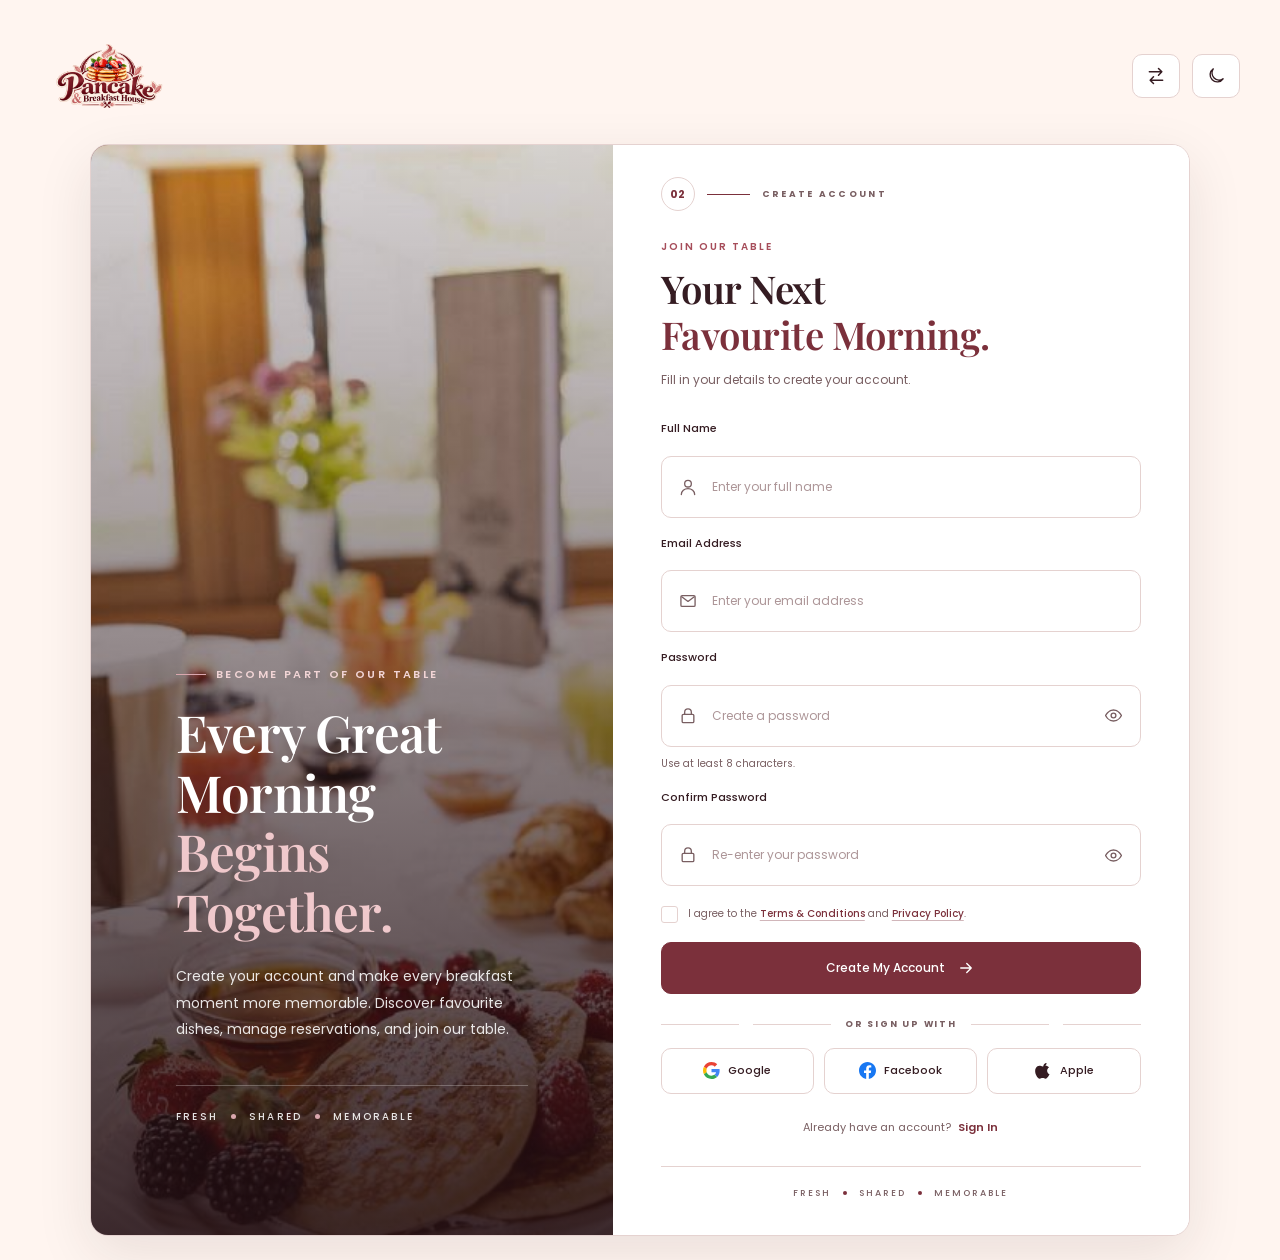
<file: register.html>
<!DOCTYPE html>
<html lang="en" dir="ltr">

<head>
    <meta charset="UTF-8">
    <meta name="viewport" content="width=device-width, initial-scale=1.0">

    <title>Create Account | Pancake & Breakfast House</title>
    <!-- Favicon -->

  <link rel="icon" type="image/png" href="images/logo.png">

    <meta
        name="description"
        content="Create your Pancake & Breakfast House account to enjoy memorable breakfast experiences."
    >

    <!-- Google Fonts -->
    <link rel="preconnect" href="https://fonts.googleapis.com">
    <link rel="preconnect" href="https://fonts.gstatic.com" crossorigin>

    <link
        href="https://fonts.googleapis.com/css2?family=Playfair+Display:wght@400;500;600;700&family=Poppins:wght@300;400;500;600;700&display=swap"
        rel="stylesheet"
    >

    <!-- Shared Main CSS -->
    <link rel="stylesheet" href="css/style.css">

    <!-- Shared Responsive CSS -->
    <link rel="stylesheet" href="css/responsive.css">
</head>

<body>

<main class="login-page register-page" id="registerPage">

    <!-- =====================================================
         TOP BAR — LOGO + RTL + DARK MODE
    ====================================================== -->

    <div class="login-topbar">

        <!-- Logo -->
        <a
            href="index.html"
            class="login-topbar-logo"
            aria-label="Pancake & Breakfast House home"
        >
            <img
                src="images/logo.png"
                alt="Pancake & Breakfast House"
            >
        </a>

        <!-- Display Controls -->
        <div class="login-topbar-actions">

            <!-- RTL Toggle: Opposite Horizontal Arrows -->
            <button
                type="button"
                class="login-topbar-btn"
                id="registerRtlToggle"
                aria-label="Switch to right-to-left layout"
                aria-pressed="false"
                title="RTL Mode"
            >
                <svg
                    viewBox="0 0 24 24"
                    fill="none"
                    xmlns="http://www.w3.org/2000/svg"
                    aria-hidden="true"
                >
                    <path
                        d="M4 7H19M15 3L19 7L15 11"
                        stroke="currentColor"
                        stroke-width="1.8"
                        stroke-linecap="round"
                        stroke-linejoin="round"
                    />

                    <path
                        d="M20 17H5M9 13L5 17L9 21"
                        stroke="currentColor"
                        stroke-width="1.8"
                        stroke-linecap="round"
                        stroke-linejoin="round"
                    />
                </svg>
            </button>

            <!-- Dark Mode Toggle -->
            <button
                type="button"
                class="login-topbar-btn"
                id="registerDarkToggle"
                aria-label="Enable dark mode"
                aria-pressed="false"
                title="Dark Mode"
            >
                <svg
                    class="login-moon-icon"
                    viewBox="0 0 24 24"
                    fill="none"
                    xmlns="http://www.w3.org/2000/svg"
                    aria-hidden="true"
                >
                    <path
                        d="M20.5 15.3A8.5 8.5 0 0 1 8.7 3.5A8.5 8.5 0 1 0 20.5 15.3Z"
                        stroke="currentColor"
                        stroke-width="1.7"
                        stroke-linecap="round"
                        stroke-linejoin="round"
                    />
                </svg>

                <svg
                    class="login-sun-icon"
                    viewBox="0 0 24 24"
                    fill="none"
                    xmlns="http://www.w3.org/2000/svg"
                    aria-hidden="true"
                >
                    <circle
                        cx="12"
                        cy="12"
                        r="4"
                        stroke="currentColor"
                        stroke-width="1.7"
                    />

                    <path
                        d="M12 2V4M12 20V22M4.93 4.93L6.35 6.35M17.65 17.65L19.07 19.07M2 12H4M20 12H22M4.93 19.07L6.35 17.65M17.65 6.35L19.07 4.93"
                        stroke="currentColor"
                        stroke-width="1.7"
                        stroke-linecap="round"
                    />
                </svg>
            </button>

        </div>

    </div>


    <!-- =====================================================
         REGISTER CONTAINER
    ====================================================== -->

    <div class="login-container register-container">

        <!-- =================================================
             LEFT PANEL — BREAKFAST IMAGE
        ================================================== -->

        <section class="login-visual register-visual">

            <div class="login-visual-image">
                <img
                    src="images/register-breakfast.jpg"
                    alt="A beautifully served breakfast with pancakes and fresh fruit"
                    fetchpriority="high"
                >
            </div>

            <div class="login-visual-overlay"></div>

            <div class="login-visual-content">

                <span class="login-visual-eyebrow">
                    BECOME PART OF OUR TABLE
                </span>

                <h1 class="login-visual-title">
                    Every Great Morning
                    <span>Begins Together.</span>
                </h1>

                <p class="login-visual-description">
                    Create your account and make every breakfast
                    moment more memorable. Discover favourite dishes,
                    manage reservations, and join our table.
                </p>

                <div class="login-visual-tagline">
                    <span>FRESH</span>
                    <i aria-hidden="true"></i>
                    <span>SHARED</span>
                    <i aria-hidden="true"></i>
                    <span>MEMORABLE</span>
                </div>

            </div>

        </section>


        <!-- =================================================
             RIGHT PANEL — REGISTER FORM
        ================================================== -->

        <section class="login-form-panel register-form-panel">

            <div class="login-form-wrapper register-form-wrapper">

                <!-- Section Label -->
                <div class="login-section-label">

                    <span class="login-section-number">
                        02
                    </span>

                    <span class="login-section-line"
                          aria-hidden="true"></span>

                    <span class="login-section-name">
                        CREATE ACCOUNT
                    </span>

                </div>


                <!-- Heading -->
                <div class="login-heading">

                    <span class="login-eyebrow">
                        JOIN OUR TABLE
                    </span>

                    <h2 class="login-title">
                        Your Next
                        <span>Favourite Morning.</span>
                    </h2>

                    <p class="login-description">
                        Fill in your details to create your account.
                    </p>

                </div>


                <!-- =================================================
                     REGISTER FORM
                ================================================== -->

                <form
                    class="login-form register-form"
                    id="registerForm"
                    action="#"
                    method="post"
                >

                    <!-- Full Name -->
                    <div class="login-field">

                        <label for="registerName">
                            Full Name
                        </label>

                        <div class="login-input-wrapper">

                            <svg
                                class="login-input-icon"
                                viewBox="0 0 24 24"
                                fill="none"
                                xmlns="http://www.w3.org/2000/svg"
                                aria-hidden="true"
                            >
                                <circle
                                    cx="12"
                                    cy="8"
                                    r="4"
                                    stroke="currentColor"
                                    stroke-width="1.6"
                                />

                                <path
                                    d="M4 21C4 16.9 7.6 14 12 14C16.4 14 20 16.9 20 21"
                                    stroke="currentColor"
                                    stroke-width="1.6"
                                    stroke-linecap="round"
                                />
                            </svg>

                            <input
                                type="text"
                                id="registerName"
                                name="name"
                                placeholder="Enter your full name"
                                autocomplete="name"
                                minlength="2"
                                required
                            >

                        </div>

                    </div>


                    <!-- Email Address -->
                    <div class="login-field">

                        <label for="registerEmail">
                            Email Address
                        </label>

                        <div class="login-input-wrapper">

                            <svg
                                class="login-input-icon"
                                viewBox="0 0 24 24"
                                fill="none"
                                xmlns="http://www.w3.org/2000/svg"
                                aria-hidden="true"
                            >
                                <rect
                                    x="3.5"
                                    y="5.5"
                                    width="17"
                                    height="13"
                                    rx="1.5"
                                    stroke="currentColor"
                                    stroke-width="1.6"
                                />

                                <path
                                    d="M4.5 7L12 12.5L19.5 7"
                                    stroke="currentColor"
                                    stroke-width="1.6"
                                    stroke-linecap="round"
                                    stroke-linejoin="round"
                                />
                            </svg>

                            <input
                                type="email"
                                id="registerEmail"
                                name="email"
                                placeholder="Enter your email address"
                                autocomplete="email"
                                required
                            >

                        </div>

                    </div>


                    <!-- Password -->
                    <div class="login-field">

                        <label for="registerPassword">
                            Password
                        </label>

                        <div class="login-input-wrapper">

                            <svg
                                class="login-input-icon"
                                viewBox="0 0 24 24"
                                fill="none"
                                xmlns="http://www.w3.org/2000/svg"
                                aria-hidden="true"
                            >
                                <rect
                                    x="5"
                                    y="10"
                                    width="14"
                                    height="10"
                                    rx="1.5"
                                    stroke="currentColor"
                                    stroke-width="1.6"
                                />

                                <path
                                    d="M8 10V7.5A4 4 0 0 1 16 7.5V10"
                                    stroke="currentColor"
                                    stroke-width="1.6"
                                    stroke-linecap="round"
                                />
                            </svg>

                            <input
                                type="password"
                                id="registerPassword"
                                name="password"
                                placeholder="Create a password"
                                autocomplete="new-password"
                                minlength="8"
                                required
                            >

                            <button
                                type="button"
                                class="login-password-toggle"
                                id="registerPasswordToggle"
                                aria-label="Show password"
                                aria-pressed="false"
                            >
                                <svg
                                    viewBox="0 0 24 24"
                                    fill="none"
                                    xmlns="http://www.w3.org/2000/svg"
                                    aria-hidden="true"
                                >
                                    <path
                                        d="M2 12S5.5 5 12 5S22 12 22 12S18.5 19 12 19S2 12 2 12Z"
                                        stroke="currentColor"
                                        stroke-width="1.7"
                                        stroke-linecap="round"
                                        stroke-linejoin="round"
                                    />

                                    <circle
                                        cx="12"
                                        cy="12"
                                        r="3"
                                        stroke="currentColor"
                                        stroke-width="1.7"
                                    />
                                </svg>
                            </button>

                        </div>

                        <p class="register-password-hint">
                            Use at least 8 characters.
                        </p>

                    </div>


                    <!-- Confirm Password -->
                    <div class="login-field">

                        <label for="registerConfirmPassword">
                            Confirm Password
                        </label>

                        <div class="login-input-wrapper">

                            <svg
                                class="login-input-icon"
                                viewBox="0 0 24 24"
                                fill="none"
                                xmlns="http://www.w3.org/2000/svg"
                                aria-hidden="true"
                            >
                                <rect
                                    x="5"
                                    y="10"
                                    width="14"
                                    height="10"
                                    rx="1.5"
                                    stroke="currentColor"
                                    stroke-width="1.6"
                                />

                                <path
                                    d="M8 10V7.5A4 4 0 0 1 16 7.5V10"
                                    stroke="currentColor"
                                    stroke-width="1.6"
                                    stroke-linecap="round"
                                />
                            </svg>

                            <input
                                type="password"
                                id="registerConfirmPassword"
                                name="confirmPassword"
                                placeholder="Re-enter your password"
                                autocomplete="new-password"
                                minlength="8"
                                required
                            >

                            <button
                                type="button"
                                class="login-password-toggle"
                                id="registerConfirmPasswordToggle"
                                aria-label="Show confirm password"
                                aria-pressed="false"
                            >
                                <svg
                                    viewBox="0 0 24 24"
                                    fill="none"
                                    xmlns="http://www.w3.org/2000/svg"
                                    aria-hidden="true"
                                >
                                    <path
                                        d="M2 12S5.5 5 12 5S22 12 22 12S18.5 19 12 19S2 12 2 12Z"
                                        stroke="currentColor"
                                        stroke-width="1.7"
                                        stroke-linecap="round"
                                        stroke-linejoin="round"
                                    />

                                    <circle
                                        cx="12"
                                        cy="12"
                                        r="3"
                                        stroke="currentColor"
                                        stroke-width="1.7"
                                    />
                                </svg>
                            </button>

                        </div>

                    </div>


                    <!-- Terms and Conditions -->
                    <div class="register-terms">

                        <label class="login-remember">

                            <input
                                type="checkbox"
                                id="registerTerms"
                                name="terms"
                                required
                            >

                            <span class="login-custom-checkbox"></span>

                            <span class="login-remember-text">
                                I agree to the
                                <a href="terms.html">Terms &amp; Conditions</a>
                                and
                                <a href="privacy.html">Privacy Policy</a>.
                            </span>

                        </label>

                    </div>


                    <!-- Create Account Button -->
                    <button
                        type="submit"
                        class="login-submit register-submit"
                    >

                        <span>Create My Account</span>

                        <svg
                            viewBox="0 0 24 24"
                            fill="none"
                            xmlns="http://www.w3.org/2000/svg"
                            aria-hidden="true"
                        >
                            <path
                                d="M5 12H19M13 6L19 12L13 18"
                                stroke="currentColor"
                                stroke-width="1.8"
                                stroke-linecap="round"
                                stroke-linejoin="round"
                            />
                        </svg>

                    </button>

                </form>


                <!-- Social Divider -->
                <div class="login-social-divider">

                    <span aria-hidden="true"></span>

                    <p>OR SIGN UP WITH</p>

                    <span aria-hidden="true"></span>

                </div>


                <!-- Social Sign Up -->
                <div class="login-social-buttons">

                    <!-- Google -->
                    <button
                        type="button"
                        class="login-social-btn login-google-btn"
                        aria-label="Sign up with Google"
                    >

                        <svg
                            viewBox="0 0 48 48"
                            xmlns="http://www.w3.org/2000/svg"
                            aria-hidden="true"
                        >
                            <path
                                fill="#EA4335"
                                d="M24 9.5c3.54 0 6.71 1.22 9.21 3.6l6.85-6.85C35.9 2.38 30.47 0 24 0 14.62 0 6.51 5.38 2.56 13.22l7.98 6.19C12.43 13.72 17.74 9.5 24 9.5Z"
                            />

                            <path
                                fill="#4285F4"
                                d="M46.98 24.55c0-1.57-.15-3.09-.38-4.55H24v9.02h12.94c-.58 2.96-2.26 5.48-4.73 7.18l7.72 5.99c4.51-4.17 7.05-10.31 7.05-17.64Z"
                            />

                            <path
                                fill="#FBBC05"
                                d="M10.53 28.59A14.4 14.4 0 0 1 9.75 24c0-1.59.27-3.13.76-4.59l-7.98-6.19A23.8 23.8 0 0 0 0 24c0 3.86.92 7.5 2.53 10.78l7.99-6.19Z"
                            />

                            <path
                                fill="#34A853"
                                d="M24 48c6.48 0 11.93-2.13 15.91-5.81l-7.72-5.99c-2.14 1.44-4.89 2.3-8.19 2.3-6.26 0-11.57-4.22-13.47-9.91l-7.99 6.19C6.51 42.62 14.62 48 24 48Z"
                            />
                        </svg>

                        <span>Google</span>

                    </button>


                    <!-- Facebook -->
                    <button
                        type="button"
                        class="login-social-btn login-facebook-btn"
                        aria-label="Sign up with Facebook"
                    >

                        <svg
                            viewBox="0 0 24 24"
                            xmlns="http://www.w3.org/2000/svg"
                            aria-hidden="true"
                        >
                            <path
                                fill="#1877F2"
                                d="M24 12.073C24 5.405 18.627 0 12 0S0 5.405 0 12.073C0 18.1 4.388 23.094 10.125 24V15.563H7.078v-3.49h3.047V9.41c0-3.025 1.792-4.697 4.533-4.697 1.312 0 2.686.236 2.686.236v2.97h-1.513c-1.49 0-1.956.93-1.956 1.885v2.269h3.328l-.532 3.49h-2.796V24C19.612 23.094 24 18.1 24 12.073Z"
                            />
                        </svg>

                        <span>Facebook</span>

                    </button>


                    <!-- Apple -->
                    <button
                        type="button"
                        class="login-social-btn login-apple-btn"
                        aria-label="Sign up with Apple"
                    >

                        <svg
                            viewBox="0 0 24 24"
                            xmlns="http://www.w3.org/2000/svg"
                            aria-hidden="true"
                        >
                            <path
                                fill="currentColor"
                                d="M16.365 1.43c0 1.14-.416 2.2-1.176 3.054-.826.927-2.18 1.64-3.36 1.55-.15-1.09.44-2.23 1.2-3.06.84-.94 2.29-1.64 3.336-1.544ZM20.49 17.25c-.565 1.26-.836 1.824-1.565 2.94-.995 1.525-2.4 3.423-4.137 3.438-1.543.015-1.94-1.004-4.032-.992-2.09.01-2.527 1.01-4.07.996-1.738-.016-3.07-1.73-4.064-3.255-2.78-4.27-3.07-9.28-1.356-11.95 1.22-1.9 3.15-3.01 4.965-3.01 1.846 0 3.008 1.006 4.533 1.006 1.48 0 2.38-1.008 4.514-1.008 1.613 0 3.32.88 4.54 2.4-3.99 2.19-3.34 7.9.672 9.435Z"
                            />
                        </svg>

                        <span>Apple</span>

                    </button>

                </div>


                <!-- Login Link -->
                <p class="login-register-text">
                    Already have an account?

                    <a href="login.html">
                        Sign In
                    </a>
                </p>


                <!-- Footer Tagline -->
                <p class="login-bottom-tagline">

                    <span>FRESH</span>

                    <i aria-hidden="true"></i>

                    <span>SHARED</span>

                    <i aria-hidden="true"></i>

                    <span>MEMORABLE</span>

                </p>

            </div>

        </section>

    </div>

</main>

<!-- Register Page JavaScript -->
<script src="js/script.js"></script>
<script src="js/site-settings.js"></script>

</body>
</html>
</file>
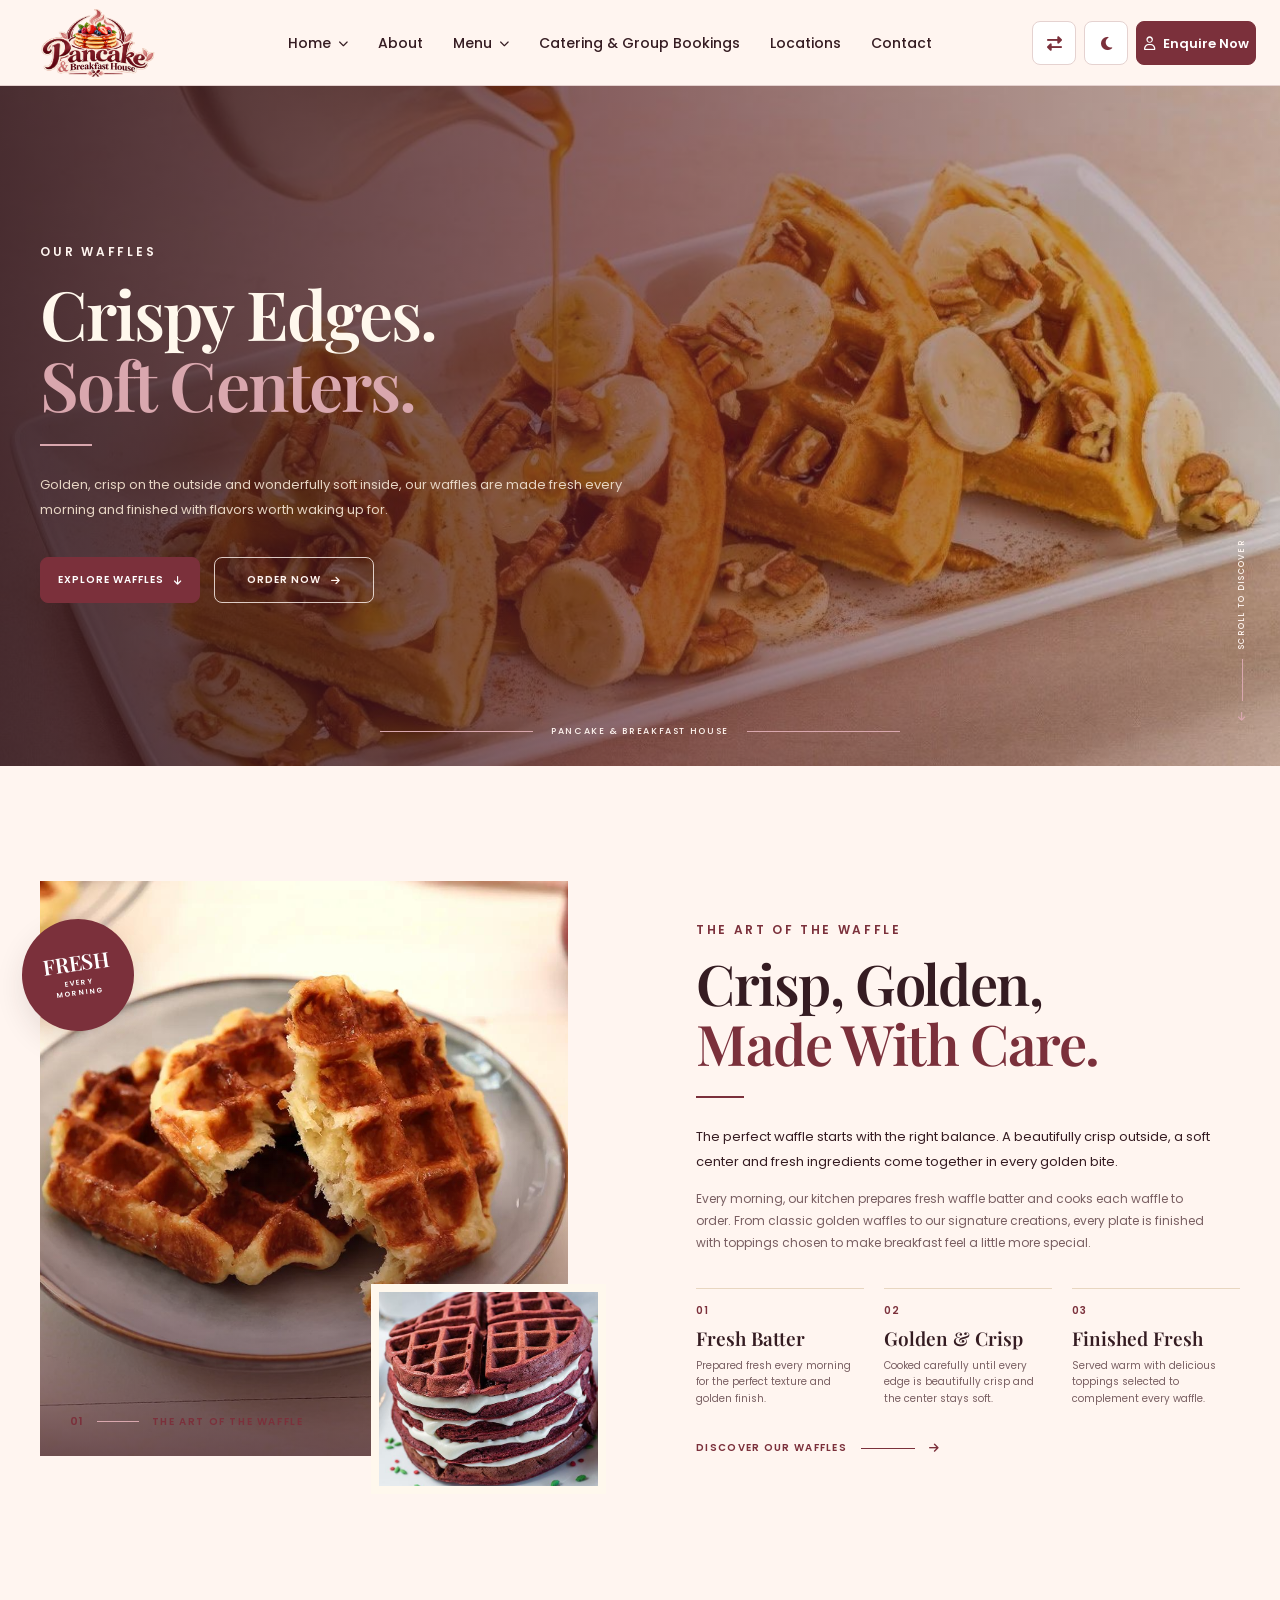
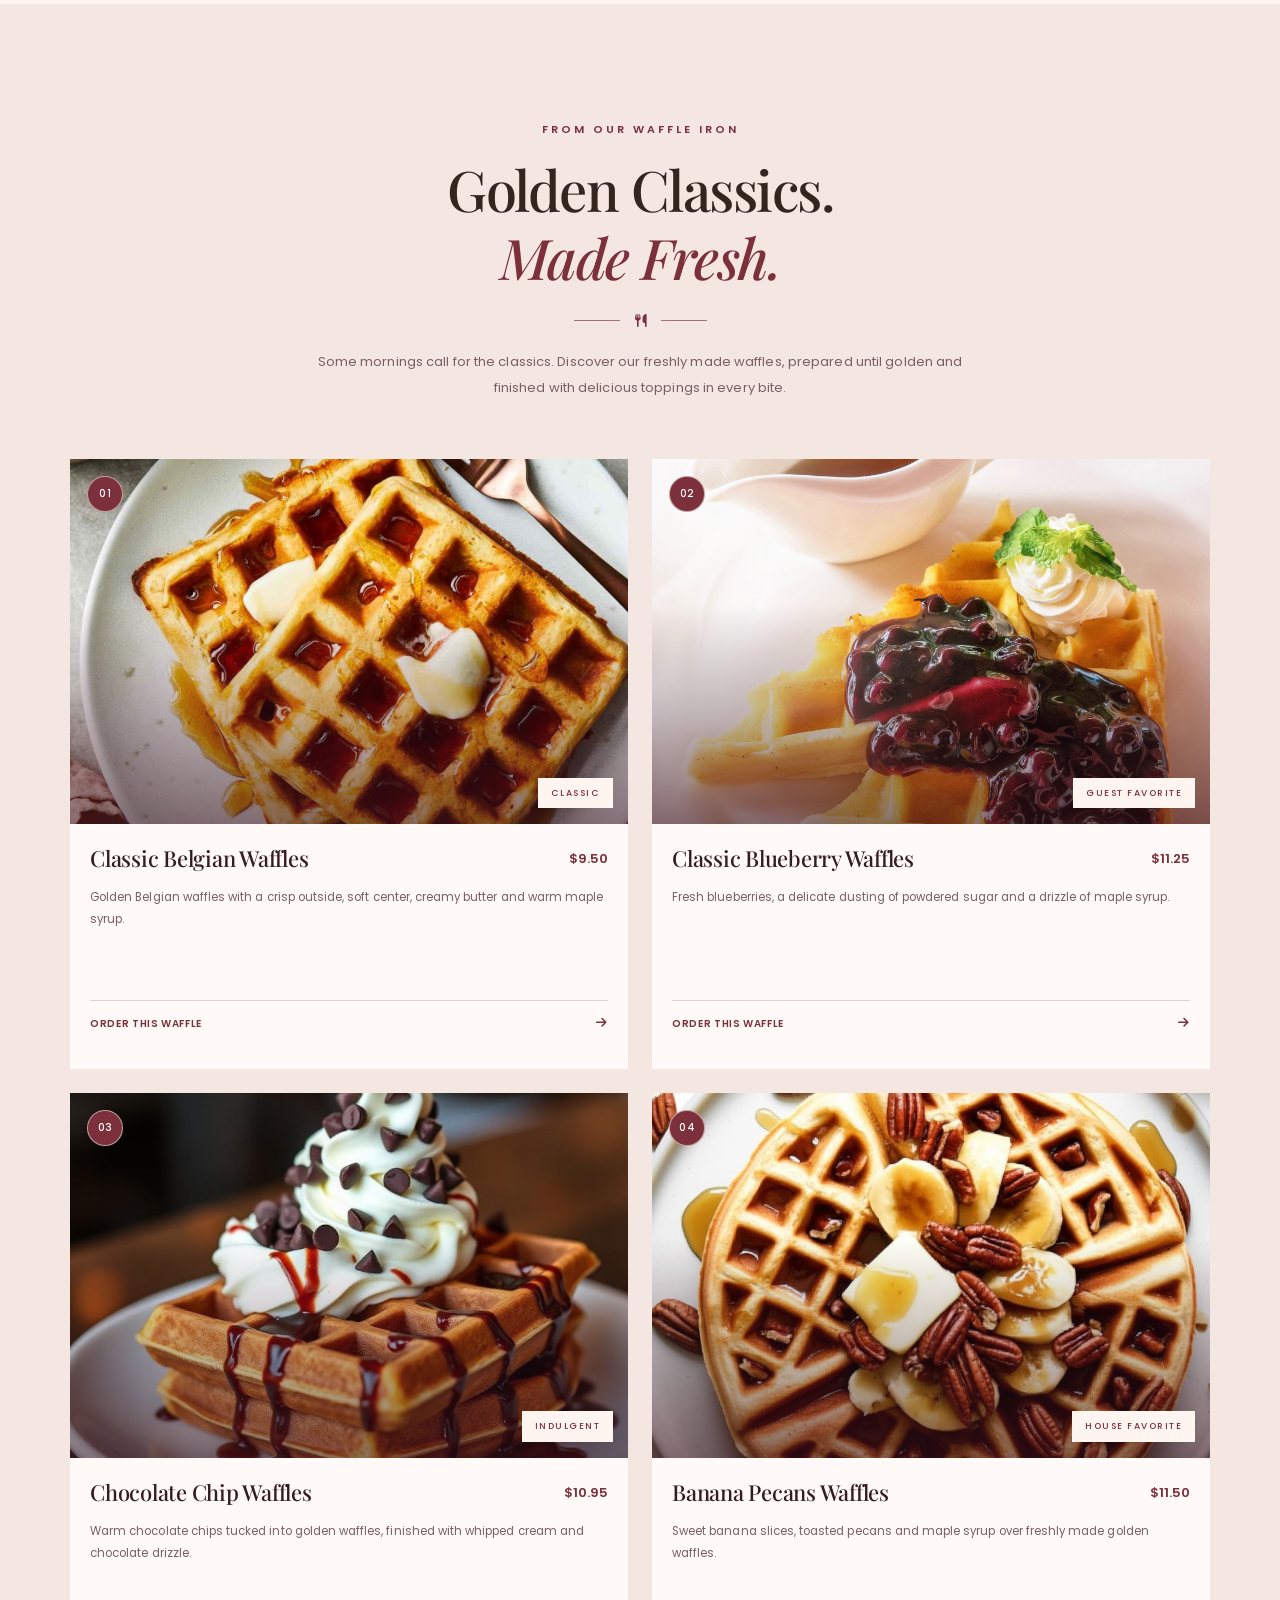
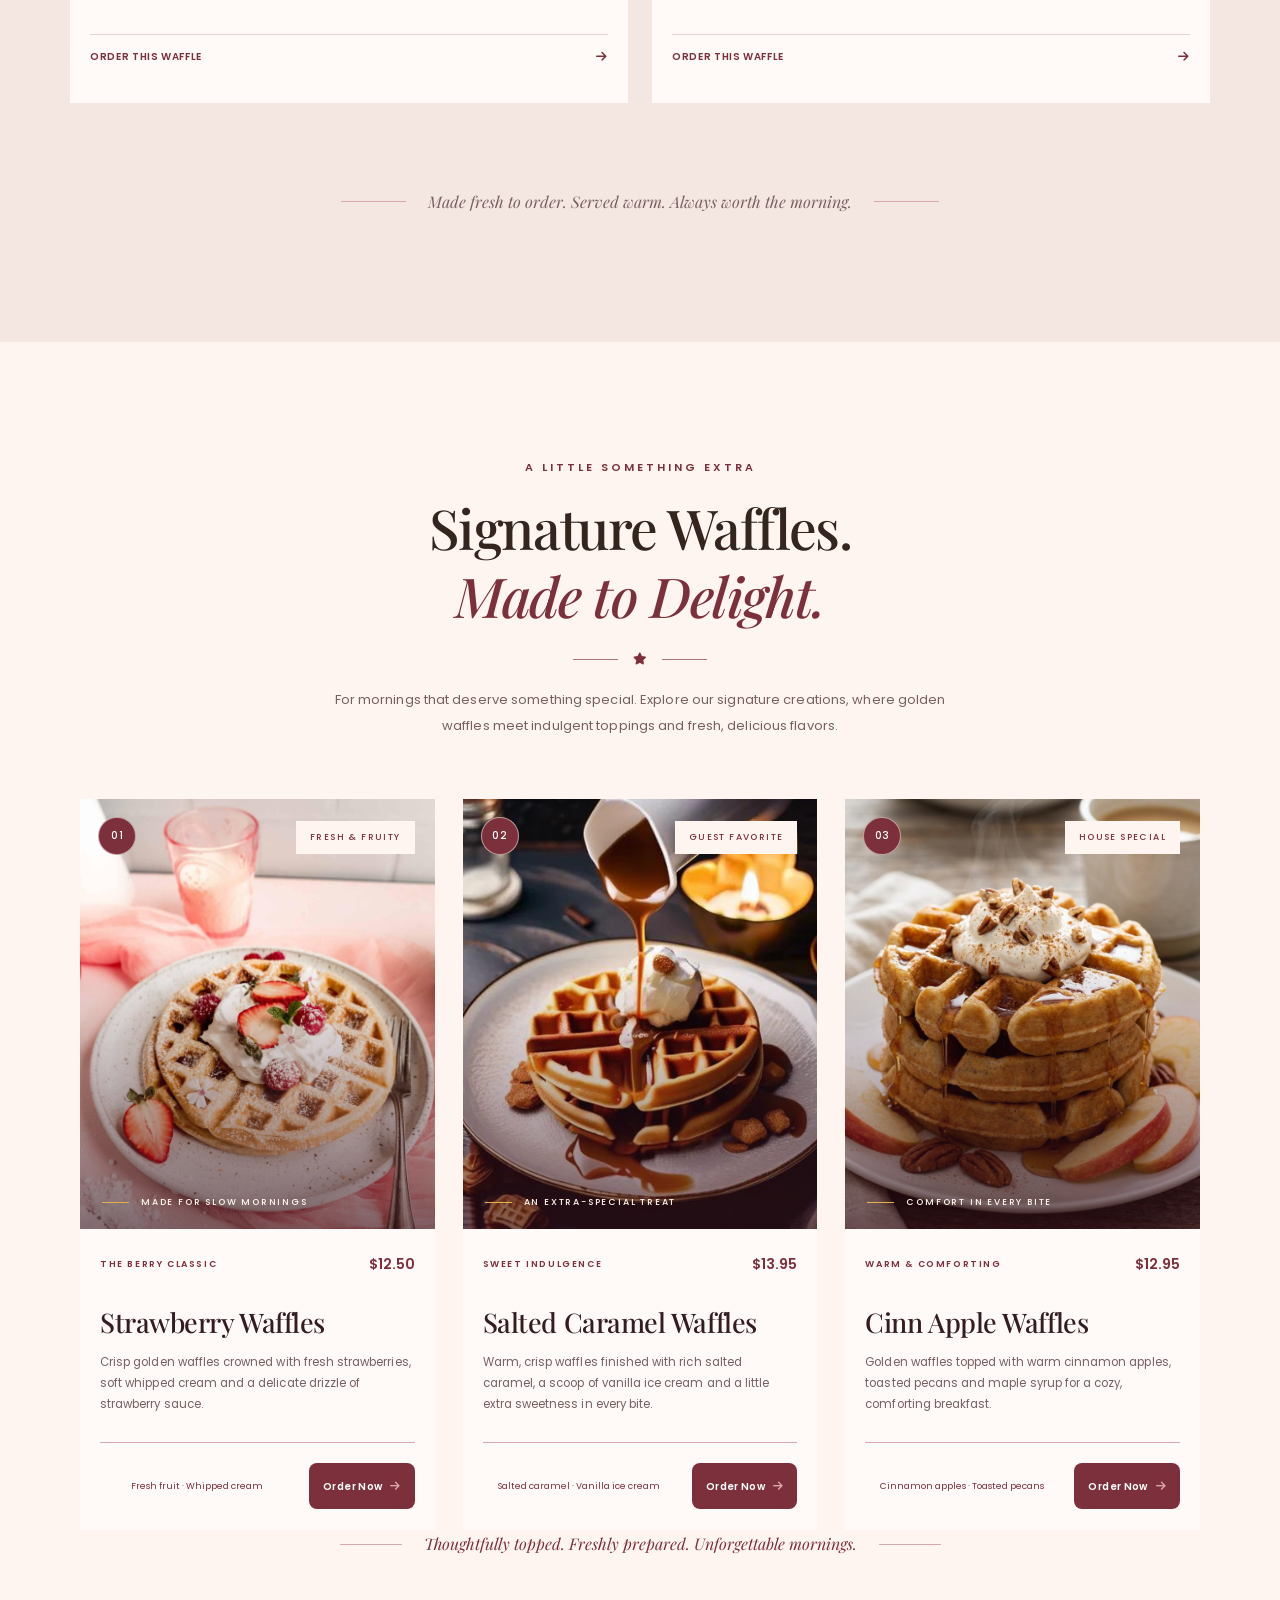
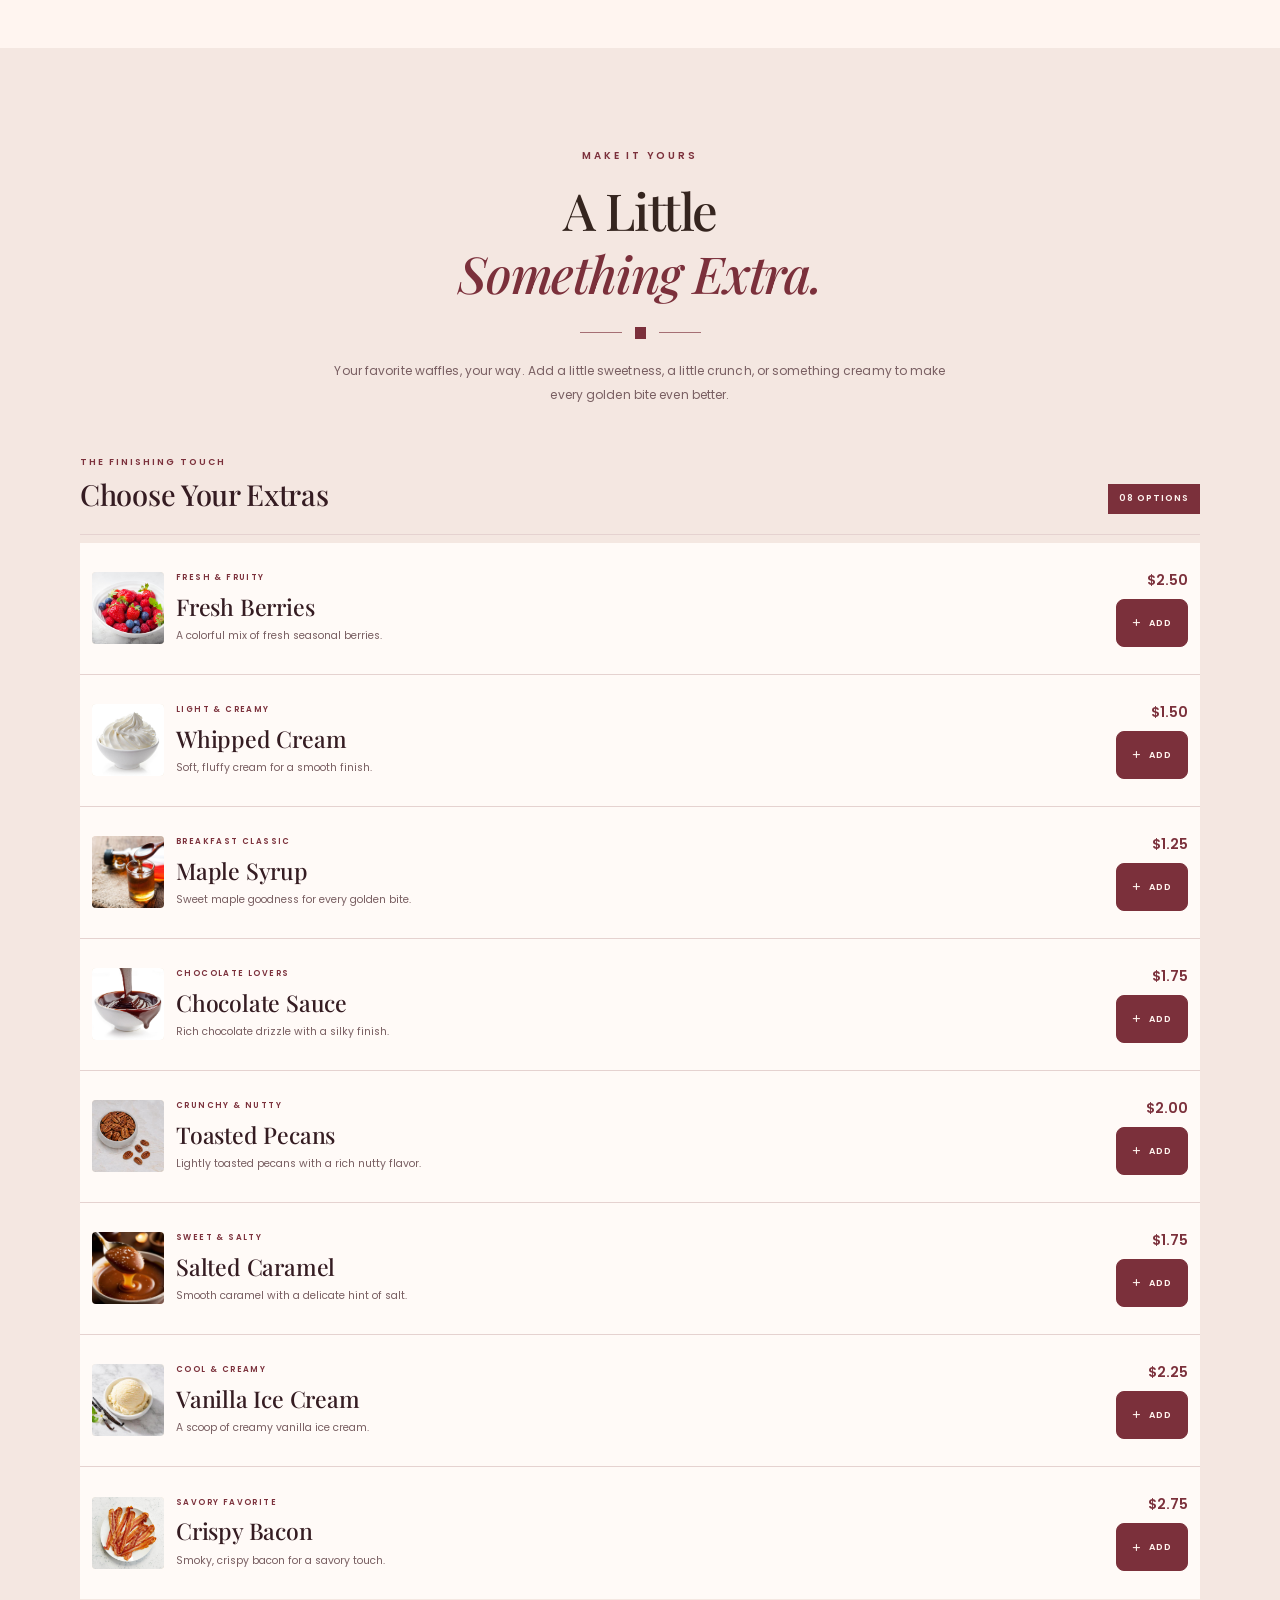
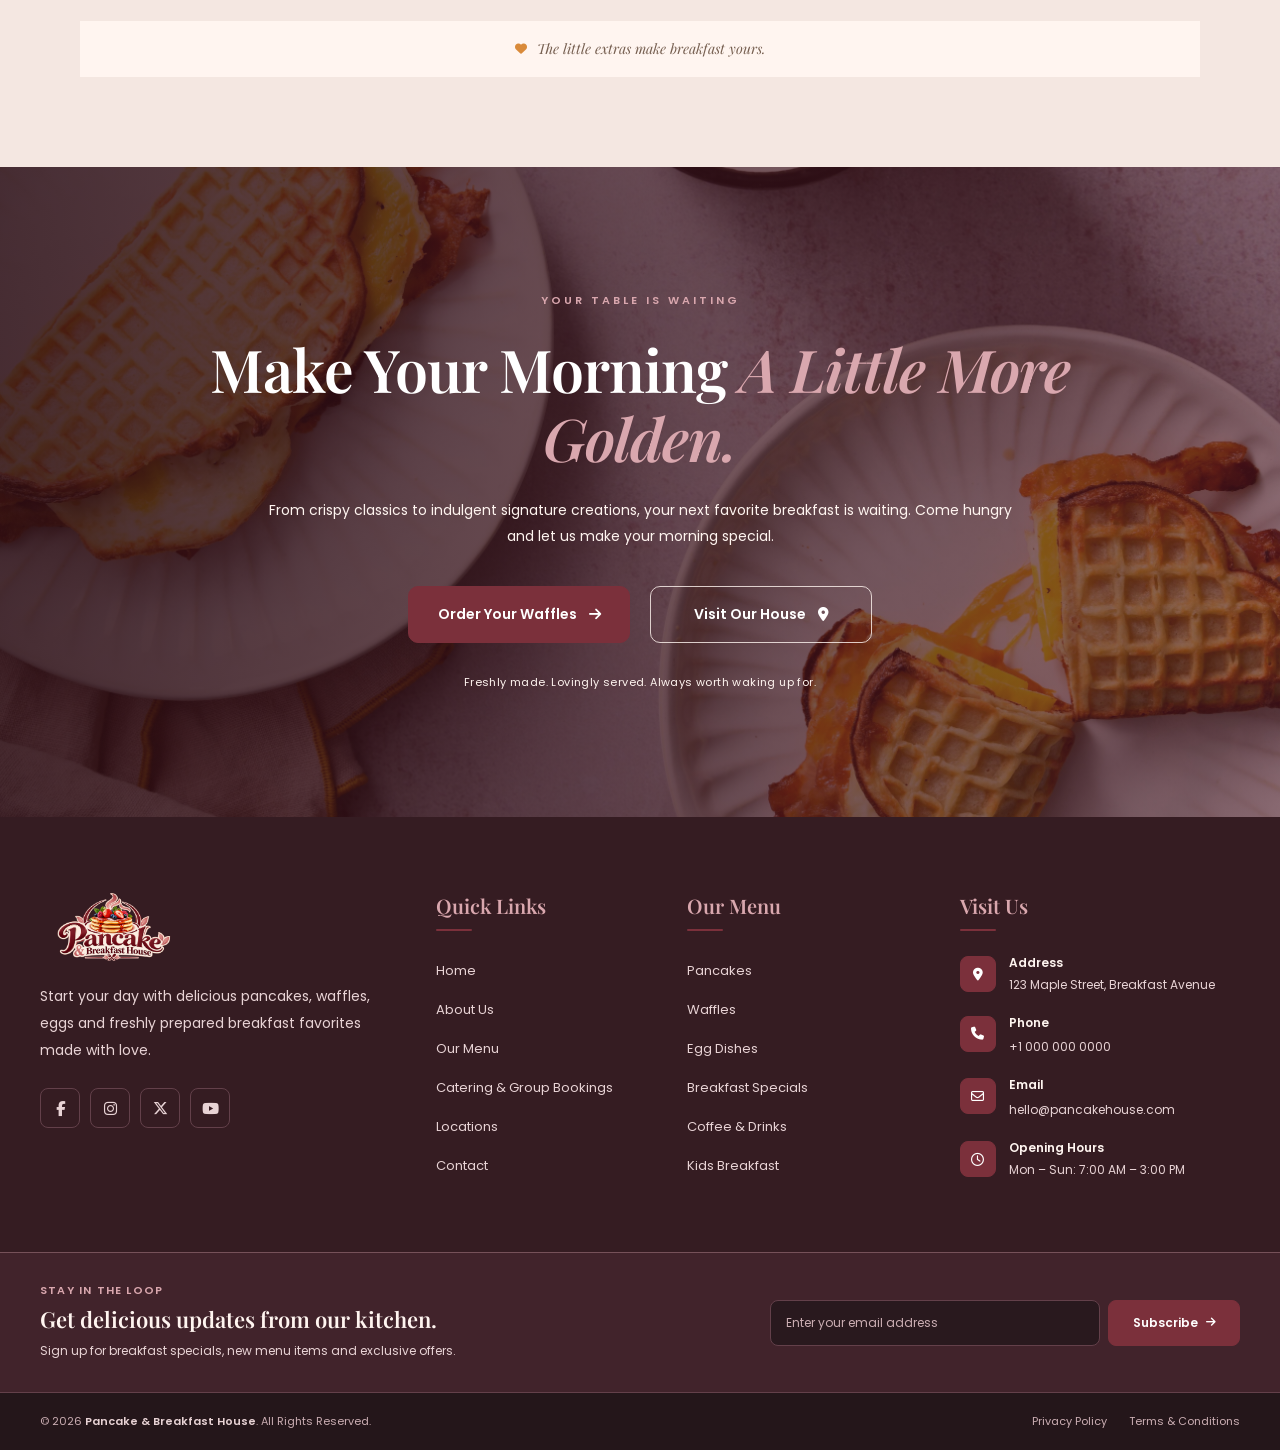
<file: waffles.html>
<!DOCTYPE html>
<html lang="en" dir="ltr">

<head>

    <!-- =====================================================
         BASIC META
    ====================================================== -->

    <meta charset="UTF-8">

    <meta
        name="viewport"
        content="width=device-width, initial-scale=1.0"
    >

    <meta
        name="description"
        content="Pancake & Breakfast House - Delicious pancakes, waffles, eggs and breakfast favorites."
    >

    <meta
        name="keywords"
        content="pancake, breakfast, waffles, brunch, breakfast restaurant"
    >

    <meta
        name="author"
        content="Pancake & Breakfast House"
    >


    <!-- =====================================================
         TITLE
    ====================================================== -->

    <title>
        Pancake & Breakfast House
    </title>
    <!-- Favicon -->

  <link rel="icon" type="image/png" href="images/logo.png">


    <!-- =====================================================
         GOOGLE FONTS
    ====================================================== -->

    <link
        rel="preconnect"
        href="https://fonts.googleapis.com"
    >

    <link
        rel="preconnect"
        href="https://fonts.gstatic.com"
        crossorigin
    >

    <link
        href="https://fonts.googleapis.com/css2?family=Playfair+Display:wght@500;600;700&family=Poppins:wght@400;500;600;700&display=swap"
        rel="stylesheet"
    >


    <!-- =====================================================
         FONT AWESOME
    ====================================================== -->

    <link
        rel="stylesheet"
        href="https://cdnjs.cloudflare.com/ajax/libs/font-awesome/6.7.2/css/all.min.css"
    >


    <!-- =====================================================
         MAIN CSS
    ====================================================== -->

    <link
        rel="stylesheet"
        href="css/style.css"
    >
    <link
        rel="stylesheet"
        href="css/responsive.css"
    >

</head>


<body>


    <!-- =====================================================
         HEADER
    ====================================================== -->

    <header
        class="site-header"
        id="siteHeader"
    >

        <div class="header-container">


            <!-- =================================================
                 LOGO
            ================================================== -->

            <a
                href="index.html"
                class="site-logo"
                aria-label="Pancake & Breakfast House Home"
            >

                <img
                    src="images/logo.png"
                    alt="Pancake & Breakfast House Logo"
                >

            </a>


            <!-- =================================================
                 MAIN NAVIGATION

                 IMPORTANT:
                 This SAME navigation is used for:
                 Desktop
                 Tablet
                 iPad Pro
                 iPad Mini
                 Mobile
            ================================================== -->

            <nav
                class="main-nav"
                id="mainNav"
                aria-label="Main Navigation"
            >


                <!-- =============================================
                     HOME DROPDOWN
                ============================================== -->

                <div class="nav-dropdown">

                    <button
                        type="button"
                        class="nav-dropdown-toggle"
                        aria-expanded="false"
                        aria-haspopup="true"
                    >

                        <span>
                            Home
                        </span>

                        <i
                            class="fa-solid fa-chevron-down"
                            aria-hidden="true"
                        ></i>

                    </button>


                    <div class="nav-dropdown-menu">

                        <a
                            href="index.html"
                            
                        >
                            Home 1
                        </a>

                        <a
                            href="home2.html"
                        >
                            Home 2
                        </a>

                    </div>

                </div>


                <!-- =============================================
                     ABOUT
                ============================================== -->

                <a
                    href="about.html"
                    class="nav-link"
                >
                    About
                </a>


                <!-- =============================================
                     MENU DROPDOWN
                ============================================== -->

                <div class="nav-dropdown">

                    <button
                        type="button"
                        class="nav-dropdown-toggle"
                        aria-expanded="false"
                        aria-haspopup="true"
                    >

                        <span>
                            Menu
                        </span>

                        <i
                            class="fa-solid fa-chevron-down"
                            aria-hidden="true"
                        ></i>

                    </button>


                    <div class="nav-dropdown-menu">

                        <a
                            href="pancake.html"
                        >
                            Pancakes
                        </a>

                        <a
                            href="waffles.html"
                            class="active"
                        >
                            Waffles
                        </a>

                        <a
                            href="egg-dishes.html"
                        >
                            Egg Dishes
                        </a>

                        

                    </div>

                </div>


                <!-- =============================================
                     CATERING & GROUP BOOKINGS
                ============================================== -->

                <a
                    href="catering.html"
                    class="nav-link"
                >
                    Catering &amp; Group Bookings
                </a>


                <!-- =============================================
                     LOCATIONS
                ============================================== -->

                <a
                    href="locations.html"
                    class="nav-link"
                >
                    Locations
                </a>


                <!-- =============================================
                     CONTACT
                ============================================== -->

                <a
                    href="contact.html"
                    class="nav-link"
                >
                    Contact
                </a>


                <!-- =============================================
                     HEADER CONTROLS

                     IMPORTANT:
                     These remain INSIDE the SAME main-nav.

                     Desktop:
                     RTL + Dark Mode + Login → right side

                     Responsive:
                     RTL + Dark Mode + Login → inside
                     hamburger menu
                ============================================== -->

                <div
                    class="header-controls"
                    id="headerControls"
                >


                    <!-- =========================================
                         RTL BUTTON
                    ========================================== -->

                    <button
                        type="button"
                        class="header-control-btn rtl-toggle"
                        id="rtlToggle"
                        aria-label="Switch to RTL mode"
                        title="RTL Mode"
                    >

                        <i
                            class="fa-solid fa-right-left"
                            aria-hidden="true"
                        ></i>

                    </button>


                    <!-- =========================================
                         DARK MODE BUTTON
                    ========================================== -->

                    <button
                        type="button"
                        class="header-control-btn dark-mode-toggle"
                        id="darkModeToggle"
                        aria-label="Enable dark mode"
                        title="Dark Mode"
                    >

                        <i
                            class="fa-solid fa-moon"
                            aria-hidden="true"
                        ></i>

                    </button>


                    <!-- =========================================
                         LOGIN
                    ========================================== -->

                     <a
                        href="enquire.html"
                        class="login-btn"
                    >

                        <i
                            class="fa-regular fa-user"
                            aria-hidden="true"
                        ></i>

                        <span>
                            Enquire Now
                        </span>

                    </a>

                </div>

            </nav>


            <!-- =================================================
                 HAMBURGER BUTTON

                 Controls the SAME #mainNav
            ================================================== -->

            <button
                type="button"
                class="menu-toggle"
                id="menuToggle"
                aria-label="Open navigation menu"
                aria-expanded="false"
                aria-controls="mainNav"
            >

                <i
                    class="fa-solid fa-bars"
                    aria-hidden="true"
                ></i>

            </button>


        </div>

    </header>


    <!-- =====================================================
         MAIN CONTENT
    ====================================================== -->

    <main id="mainContent">
<!-- =========================================================
     WAFFLES PAGE — SECTION 01
     WAFFLES HERO
========================================================= -->

<section class="waffles-hero" id="wafflesHero">

    <!-- =====================================================
         HERO BACKGROUND
    ====================================================== -->

    <div
        class="waffles-hero-background"
        style="background-image: url('images/waffles-hero.jpg');"
        aria-hidden="true">
    </div>

    <div
        class="waffles-hero-overlay"
        aria-hidden="true">
    </div>


    <!-- =====================================================
         HERO CONTENT
    ====================================================== -->

    <div class="waffles-hero-container">

        <div class="waffles-hero-content">

            <span class="waffles-hero-eyebrow">
                OUR WAFFLES
            </span>

            <h1 class="waffles-hero-title">
                Crispy Edges.
                <span>Soft Centers.</span>
            </h1>

            <div class="waffles-hero-divider"></div>

            <p class="waffles-hero-description">
                Golden, crisp on the outside and wonderfully soft
                inside, our waffles are made fresh every morning
                and finished with flavors worth waking up for.
            </p>


            <!-- =================================================
                 HERO ACTIONS
            ================================================== -->

            <div class="waffles-hero-actions">

                <a
                    href="#waffleMenu"
                    class="waffles-hero-button waffles-hero-button-primary"
                >
                    <span>Explore Waffles</span>

                    <i
                        class="fa-solid fa-arrow-down"
                        aria-hidden="true">
                    </i>
                </a>

                <a
                    href="order.html"
                    class="waffles-hero-button waffles-hero-button-secondary"
                >
                    <span>Order Now</span>

                    <i
                        class="fa-solid fa-arrow-right"
                        aria-hidden="true">
                    </i>
                </a>

            </div>

        </div>

    </div>


    <!-- =====================================================
         HERO BOTTOM BRAND
    ====================================================== -->

    <div class="waffles-hero-bottom">

        <span class="waffles-hero-bottom-line"></span>

        <span class="waffles-hero-bottom-text">
            PANCAKE &amp; BREAKFAST HOUSE
        </span>

        <span class="waffles-hero-bottom-line"></span>

    </div>


    <!-- =====================================================
         SCROLL INDICATOR
    ====================================================== -->

    <a
        href="#waffleStory"
        class="waffles-hero-scroll"
        aria-label="Scroll to waffle story"
    >

        <span class="waffles-hero-scroll-text">
            SCROLL TO DISCOVER
        </span>

        <span class="waffles-hero-scroll-line"></span>

        <i
            class="fa-solid fa-arrow-down"
            aria-hidden="true">
        </i>

    </a>

</section>
<!-- =========================================================
     WAFFLES PAGE — SECTION 02
     WAFFLE STORY / INTRODUCTION
========================================================= -->

<section class="waffle-story" id="waffleStory">

    <div class="waffle-story-container">

        <!-- =================================================
             LEFT VISUAL
        ================================================== -->

        <div class="waffle-story-visual">

            <div class="waffle-story-main-image">

                <img
                    src="images/waffles-story-main.jpg"
                    alt="Fresh golden waffles served with berries and maple syrup at Pancake & Breakfast House"
                    loading="lazy"
                >

                <div
                    class="waffle-story-image-overlay"
                    aria-hidden="true">
                </div>

                <div class="waffle-story-image-label">

                    <span class="waffle-story-image-label-number">
                        01
                    </span>

                    <span class="waffle-story-image-label-line"></span>

                    <span class="waffle-story-image-label-text">
                        THE ART OF THE WAFFLE
                    </span>

                </div>

            </div>


            <!-- =================================================
                 SMALL IMAGE
            ================================================== -->

            <div class="waffle-story-small-image">

                <img
                    src="images/waffles-story-small.jpg"
                    alt="Crispy Belgian waffle with fresh fruit and cream"
                    loading="lazy"
                >

            </div>


            <!-- =================================================
                 FRESH BADGE
            ================================================== -->

            <div class="waffle-story-badge">

                <span class="waffle-story-badge-number">
                    FRESH
                </span>

                <span class="waffle-story-badge-text">
                    EVERY MORNING
                </span>

            </div>

        </div>


        <!-- =================================================
             RIGHT CONTENT
        ================================================== -->

        <div class="waffle-story-content">

            <span class="waffle-story-eyebrow">
                THE ART OF THE WAFFLE
            </span>

            <h2 class="waffle-story-title">
                Crisp, Golden,
                <span>Made With Care.</span>
            </h2>

            <div class="waffle-story-divider"></div>

            <p class="waffle-story-intro">
                The perfect waffle starts with the right balance.
                A beautifully crisp outside, a soft center and
                fresh ingredients come together in every golden bite.
            </p>

            <p class="waffle-story-text">
                Every morning, our kitchen prepares fresh waffle
                batter and cooks each waffle to order. From classic
                golden waffles to our signature creations, every
                plate is finished with toppings chosen to make
                breakfast feel a little more special.
            </p>


            <!-- =================================================
                 WAFFLE DETAILS
            ================================================== -->

            <div class="waffle-story-details">

                <div class="waffle-story-detail">

                    <span class="waffle-story-detail-number">
                        01
                    </span>

                    <div class="waffle-story-detail-content">

                        <h3>
                            Fresh Batter
                        </h3>

                        <p>
                            Prepared fresh every morning for the
                            perfect texture and golden finish.
                        </p>

                    </div>

                </div>


                <div class="waffle-story-detail">

                    <span class="waffle-story-detail-number">
                        02
                    </span>

                    <div class="waffle-story-detail-content">

                        <h3>
                            Golden &amp; Crisp
                        </h3>

                        <p>
                            Cooked carefully until every edge is
                            beautifully crisp and the center stays soft.
                        </p>

                    </div>

                </div>


                <div class="waffle-story-detail">

                    <span class="waffle-story-detail-number">
                        03
                    </span>

                    <div class="waffle-story-detail-content">

                        <h3>
                            Finished Fresh
                        </h3>

                        <p>
                            Served warm with delicious toppings
                            selected to complement every waffle.
                        </p>

                    </div>

                </div>

            </div>


            <!-- =================================================
                 CTA
            ================================================== -->

            <a
                href="#waffleMenu"
                class="waffle-story-arrow"
                aria-label="Discover our waffles"
            >

                <span class="waffle-story-arrow-text">
                    Discover Our Waffles
                </span>

                <span class="waffle-story-arrow-line"></span>

                <i
                    class="fa-solid fa-arrow-right"
                    aria-hidden="true">
                </i>

            </a>

        </div>

    </div>

</section>
<!-- =========================================================
     WAFFLES SECTION 03 — CLASSIC WAFFLES
========================================================= -->

<section class="waffle-classics" id="waffleMenu">

    <div class="waffle-classics-container">

        <!-- SECTION HEADER -->
        <div class="waffle-classics-header">

            <span class="waffle-classics-eyebrow">
                FROM OUR WAFFLE IRON
            </span>

            <h2 class="waffle-classics-title">
                Golden Classics.
                <span>Made Fresh.</span>
            </h2>

            <div class="waffle-classics-divider">
                <span></span>
                <i class="fa-solid fa-utensils" aria-hidden="true"></i>
                <span></span>
            </div>

            <p class="waffle-classics-intro">
                Some mornings call for the classics. Discover our
                freshly made waffles, prepared until golden and
                finished with delicious toppings in every bite.
            </p>

        </div>


        <!-- CLASSIC WAFFLES GRID -->
        <div class="waffle-classics-grid">


            <!-- 01. CLASSIC BELGIAN WAFFLES -->
            <article class="waffle-classic-item">

                <div class="waffle-classic-image">

                    <img
                        src="images/waffles-classic-belgian.jpg"
                        alt="Classic Belgian waffles served with butter and maple syrup"
                        loading="lazy"
                    >

                    <div
                        class="waffle-classic-image-overlay"
                        aria-hidden="true">
                    </div>

                    <span class="waffle-classic-number">
                        01
                    </span>

                    <span class="waffle-classic-category">
                        CLASSIC
                    </span>

                </div>

                <div class="waffle-classic-content">

                    <div class="waffle-classic-heading">

                        <h3 class="waffle-classic-name">
                            Classic Belgian Waffles
                        </h3>

                        <span class="waffle-classic-price">
                            $9.50
                        </span>

                    </div>

                    <p class="waffle-classic-description">
                        Golden Belgian waffles with a crisp outside,
                        soft center, creamy butter and warm maple syrup.
                    </p>

                    <a
                        href="order.html"
                        class="waffle-classic-order"
                        aria-label="Order Classic Belgian Waffles"
                    >
                        <span>Order This Waffle</span>
                        <i class="fa-solid fa-arrow-right"
                           aria-hidden="true"></i>
                    </a>

                </div>

            </article>


            <!-- 02. BLUEBERRY WAFFLES -->
            <article class="waffle-classic-item">

                <div class="waffle-classic-image">

                    <img
                        src="images/waffles-classic-blueberry.jpg"
                        alt="Fresh blueberry waffles topped with blueberries and powdered sugar"
                        loading="lazy"
                    >

                    <div
                        class="waffle-classic-image-overlay"
                        aria-hidden="true">
                    </div>

                    <span class="waffle-classic-number">
                        02
                    </span>

                    <span class="waffle-classic-category">
                        GUEST FAVORITE
                    </span>

                </div>

                <div class="waffle-classic-content">

                    <div class="waffle-classic-heading">

                        <h3 class="waffle-classic-name">
                            Classic Blueberry Waffles
                        </h3>

                        <span class="waffle-classic-price">
                            $11.25
                        </span>

                    </div>

                    <p class="waffle-classic-description">
                        Fresh blueberries, a delicate dusting of
                        powdered sugar and a drizzle of maple syrup.
                    </p>

                    <a
                        href="order.html"
                        class="waffle-classic-order"
                        aria-label="Order Blueberry Waffles"
                    >
                        <span>Order This Waffle</span>
                        <i class="fa-solid fa-arrow-right"
                           aria-hidden="true"></i>
                    </a>

                </div>

            </article>


            <!-- 03. CHOCOLATE CHIP WAFFLES -->
            <article class="waffle-classic-item">

                <div class="waffle-classic-image">

                    <img
                        src="images/waffles-classic-chocolate.jpg"
                        alt="Chocolate chip waffles topped with whipped cream and chocolate drizzle"
                        loading="lazy"
                    >

                    <div
                        class="waffle-classic-image-overlay"
                        aria-hidden="true">
                    </div>

                    <span class="waffle-classic-number">
                        03
                    </span>

                    <span class="waffle-classic-category">
                        INDULGENT
                    </span>

                </div>

                <div class="waffle-classic-content">

                    <div class="waffle-classic-heading">

                        <h3 class="waffle-classic-name">
                            Chocolate Chip Waffles
                        </h3>

                        <span class="waffle-classic-price">
                            $10.95
                        </span>

                    </div>

                    <p class="waffle-classic-description">
                        Warm chocolate chips tucked into golden waffles,
                        finished with whipped cream and chocolate drizzle.
                    </p>

                    <a
                        href="order.html"
                        class="waffle-classic-order"
                        aria-label="Order Chocolate Chip Waffles"
                    >
                        <span>Order This Waffle</span>
                        <i class="fa-solid fa-arrow-right"
                           aria-hidden="true"></i>
                    </a>

                </div>

            </article>


            <!-- 04. BANANA PECAN WAFFLES -->
            <article class="waffle-classic-item">

                <div class="waffle-classic-image">

                    <img
                        src="images/waffles-classic-banana-pecan.jpg"
                        alt="Golden waffles topped with sliced banana, toasted pecans and maple syrup"
                        loading="lazy"
                    >

                    <div
                        class="waffle-classic-image-overlay"
                        aria-hidden="true">
                    </div>

                    <span class="waffle-classic-number">
                        04
                    </span>

                    <span class="waffle-classic-category">
                        HOUSE FAVORITE
                    </span>

                </div>

                <div class="waffle-classic-content">

                    <div class="waffle-classic-heading">

                        <h3 class="waffle-classic-name">
                            Banana Pecans Waffles
                        </h3>

                        <span class="waffle-classic-price">
                            $11.50
                        </span>

                    </div>

                    <p class="waffle-classic-description">
                        Sweet banana slices, toasted pecans and
                        maple syrup over freshly made golden waffles.
                    </p>

                    <a
                        href="order.html"
                        class="waffle-classic-order"
                        aria-label="Order Banana Pecan Waffles"
                    >
                        <span>Order This Waffle</span>
                        <i class="fa-solid fa-arrow-right"
                           aria-hidden="true"></i>
                    </a>

                </div>

            </article>


        </div>


        <!-- SECTION FOOTNOTE -->
        <div class="waffle-classics-note">

            <span class="waffle-classics-note-line"></span>

            <p class="waffle-classics-note-text">
                Made fresh to order. Served warm. Always worth the morning.
            </p>

            <span class="waffle-classics-note-line"></span>

        </div>

    </div>

</section>

<!-- =========================================================
     WAFFLES SECTION 04 — SIGNATURE WAFFLES
========================================================= -->

<section class="waffle-signature" id="signatureWaffles">

    <div class="waffle-signature-container">

        <!-- SECTION HEADER -->
        <div class="waffle-signature-header">

            <span class="waffle-signature-eyebrow">
                A LITTLE SOMETHING EXTRA
            </span>

            <h2 class="waffle-signature-title">
                Signature Waffles.
                <span>Made to Delight.</span>
            </h2>

            <div class="waffle-signature-divider">
                <span></span>
                <i class="fa-solid fa-star" aria-hidden="true"></i>
                <span></span>
            </div>

            <p class="waffle-signature-intro">
                For mornings that deserve something special.
                Explore our signature creations, where golden waffles
                meet indulgent toppings and fresh, delicious flavors.
            </p>

        </div>


        <!-- SIGNATURE WAFFLES GRID -->
        <div class="waffle-signature-grid">


            <!-- =================================================
                 01. STRAWBERRY CREAM WAFFLES
            ================================================== -->

            <article class="waffle-signature-card">

                <div class="waffle-signature-image">

                    <img
                        src="images/waffles-signature-strawberry.jpg"
                        alt="Golden signature waffles topped with fresh strawberries and whipped cream"
                        loading="lazy"
                    >

                    <div
                        class="waffle-signature-image-overlay"
                        aria-hidden="true">
                    </div>

                    <span class="waffle-signature-number">
                        01
                    </span>

                    <span class="waffle-signature-tag">
                        FRESH & FRUITY
                    </span>

                    <div class="waffle-signature-image-caption">
                        <span>MADE FOR SLOW MORNINGS</span>
                    </div>

                </div>

                <div class="waffle-signature-content">

                    <div class="waffle-signature-topline">
                        <span class="waffle-signature-label">
                            THE BERRY CLASSIC
                        </span>

                        <span class="waffle-signature-price">
                            $12.50
                        </span>
                    </div>

                    <h3 class="waffle-signature-name">
                        Strawberry Waffles
                    </h3>

                    <p class="waffle-signature-description">
                        Crisp golden waffles crowned with fresh
                        strawberries, soft whipped cream and a
                        delicate drizzle of strawberry sauce.
                    </p>

                    <div class="waffle-signature-divider-small"></div>

                    <div class="waffle-signature-footer">

                        <span class="waffle-signature-note">
                            Fresh fruit · Whipped cream
                        </span>

                        <a
                            href="order.html"
                            class="waffle-signature-order"
                            aria-label="Order Strawberry Cream Waffles"
                        >
                            <span>Order Now</span>
                            <i
                                class="fa-solid fa-arrow-right"
                                aria-hidden="true">
                            </i>
                        </a>

                    </div>

                </div>

            </article>


            <!-- =================================================
                 02. SALTED CARAMEL WAFFLES
            ================================================== -->

            <article class="waffle-signature-card">

                <div class="waffle-signature-image">

                    <img
                        src="images/waffles-signature-caramel.jpg"
                        alt="Premium waffles with salted caramel drizzle and vanilla ice cream"
                        loading="lazy"
                    >

                    <div
                        class="waffle-signature-image-overlay"
                        aria-hidden="true">
                    </div>

                    <span class="waffle-signature-number">
                        02
                    </span>

                    <span class="waffle-signature-tag">
                        GUEST FAVORITE
                    </span>

                    <div class="waffle-signature-image-caption">
                        <span>AN EXTRA-SPECIAL TREAT</span>
                    </div>

                </div>

                <div class="waffle-signature-content">

                    <div class="waffle-signature-topline">
                        <span class="waffle-signature-label">
                            SWEET INDULGENCE
                        </span>

                        <span class="waffle-signature-price">
                            $13.95
                        </span>
                    </div>

                    <h3 class="waffle-signature-name">
                        Salted Caramel Waffles
                    </h3>

                    <p class="waffle-signature-description">
                        Warm, crisp waffles finished with rich salted
                        caramel, a scoop of vanilla ice cream and
                        a little extra sweetness in every bite.
                    </p>

                    <div class="waffle-signature-divider-small"></div>

                    <div class="waffle-signature-footer">

                        <span class="waffle-signature-note">
                            Salted caramel · Vanilla ice cream
                        </span>

                        <a
                            href="order.html"
                            class="waffle-signature-order"
                            aria-label="Order Salted Caramel Waffles"
                        >
                            <span>Order Now</span>
                            <i
                                class="fa-solid fa-arrow-right"
                                aria-hidden="true">
                            </i>
                        </a>

                    </div>

                </div>

            </article>


            <!-- =================================================
                 03. CINNAMON APPLE WAFFLES
            ================================================== -->

            <article class="waffle-signature-card">

                <div class="waffle-signature-image">

                    <img
                        src="images/waffles-signature-cinnamon.jpg"
                        alt="Cinnamon apple waffles topped with toasted pecans and maple syrup"
                        loading="lazy"
                    >

                    <div
                        class="waffle-signature-image-overlay"
                        aria-hidden="true">
                    </div>

                    <span class="waffle-signature-number">
                        03
                    </span>

                    <span class="waffle-signature-tag">
                        HOUSE SPECIAL
                    </span>

                    <div class="waffle-signature-image-caption">
                        <span>COMFORT IN EVERY BITE</span>
                    </div>

                </div>

                <div class="waffle-signature-content">

                    <div class="waffle-signature-topline">
                        <span class="waffle-signature-label">
                            WARM & COMFORTING
                        </span>

                        <span class="waffle-signature-price">
                            $12.95
                        </span>
                    </div>

                    <h3 class="waffle-signature-name">
                        Cinn Apple Waffles
                    </h3>

                    <p class="waffle-signature-description">
                        Golden waffles topped with warm cinnamon
                        apples, toasted pecans and maple syrup
                        for a cozy, comforting breakfast.
                    </p>

                    <div class="waffle-signature-divider-small"></div>

                    <div class="waffle-signature-footer">

                        <span class="waffle-signature-note">
                            Cinnamon apples · Toasted pecans
                        </span>

                        <a
                            href="order.html"
                            class="waffle-signature-order"
                            aria-label="Order Cinnamon Apple Waffles"
                        >
                            <span>Order Now</span>
                            <i
                                class="fa-solid fa-arrow-right"
                                aria-hidden="true">
                            </i>
                        </a>

                    </div>

                </div>

            </article>


        </div>


        <!-- SECTION FOOTNOTE -->
        <div class="waffle-signature-note">

            <span class="waffle-signature-note-line"></span>

            <p class="waffle-signature-note-text">
                Thoughtfully topped. Freshly prepared. Unforgettable mornings.
            </p>

            <span class="waffle-signature-note-line"></span>

        </div>

    </div>

</section>

<!-- END WAFFLES SECTION 04 — SIGNATURE WAFFLES -->
<!-- END WAFFLES SECTION 03 -->
<!-- =========================================================
     WAFFLES SECTION 05 — WAFFLE ADD-ONS
     Revised HTML — Full-width layout
========================================================= -->

<section class="waffle-addons" id="waffleAddons">

    <div class="waffle-addons-container">

        <!-- SECTION HEADER -->

        <div class="waffle-addons-header">

            <span class="waffle-addons-eyebrow">
                MAKE IT YOURS
            </span>

            <h2 class="waffle-addons-title">
                A Little
                <span>Something Extra.</span>
            </h2>

            <div class="waffle-addons-divider">
                <span></span>
                <i class="fa-solid fa-plus" aria-hidden="true"></i>
                <span></span>
            </div>

            <p class="waffle-addons-intro">
                Your favorite waffles, your way. Add a little sweetness,
                a little crunch, or something creamy to make every
                golden bite even better.
            </p>

        </div>


        <!-- ADD-ONS CONTENT -->

        <div class="waffle-addons-content">

            <div class="waffle-addons-list-header">

                <div class="waffle-addons-list-heading">

                    <span class="waffle-addons-list-eyebrow">
                        THE FINISHING TOUCH
                    </span>

                    <h3 class="waffle-addons-list-title">
                        Choose Your Extras
                    </h3>

                </div>

                <span class="waffle-addons-count">
                    08 OPTIONS
                </span>

            </div>


            <!-- ADD-ONS LIST -->

            <div class="waffle-addons-list">


                <!-- 01. FRESH BERRIES -->

                <article class="waffle-addon-item">

                    <div class="waffle-addon-image">
                        <img
                            src="images/waffles-addon-berries.jpg"
                            alt="Fresh strawberries, blueberries and raspberries"
                            loading="lazy"
                        >
                    </div>

                    <div class="waffle-addon-info">

                        <span class="waffle-addon-category">
                            FRESH &amp; FRUITY
                        </span>

                        <h4 class="waffle-addon-name">Fresh Berries</h4>

                        <p class="waffle-addon-description">
                            A colorful mix of fresh seasonal berries.
                        </p>

                    </div>

                    <div class="waffle-addon-action">
                        <span class="waffle-addon-price">$2.50</span>

                        <a href="order.html"
                           class="waffle-addon-add"
                           aria-label="Add fresh berries">
                            <i class="fa-solid fa-plus" aria-hidden="true"></i>
                            <span>ADD</span>
                        </a>
                    </div>

                </article>


                <!-- 02. WHIPPED CREAM -->

                <article class="waffle-addon-item">

                    <div class="waffle-addon-image">
                        <img
                            src="images/waffles-addon-whipped-cream.jpg"
                            alt="Light and fluffy whipped cream"
                            loading="lazy"
                        >
                    </div>

                    <div class="waffle-addon-info">

                        <span class="waffle-addon-category">
                            LIGHT &amp; CREAMY
                        </span>

                        <h4 class="waffle-addon-name">Whipped Cream</h4>

                        <p class="waffle-addon-description">
                            Soft, fluffy cream for a smooth finish.
                        </p>

                    </div>

                    <div class="waffle-addon-action">
                        <span class="waffle-addon-price">$1.50</span>

                        <a href="order.html"
                           class="waffle-addon-add"
                           aria-label="Add whipped cream">
                            <i class="fa-solid fa-plus" aria-hidden="true"></i>
                            <span>ADD</span>
                        </a>
                    </div>

                </article>


                <!-- 03. MAPLE SYRUP -->

                <article class="waffle-addon-item">

                    <div class="waffle-addon-image">
                        <img
                            src="images/waffles-addon-maple.jpg"
                            alt="Golden maple syrup"
                            loading="lazy"
                        >
                    </div>

                    <div class="waffle-addon-info">

                        <span class="waffle-addon-category">
                            BREAKFAST CLASSIC
                        </span>

                        <h4 class="waffle-addon-name">Maple Syrup</h4>

                        <p class="waffle-addon-description">
                            Sweet maple goodness for every golden bite.
                        </p>

                    </div>

                    <div class="waffle-addon-action">
                        <span class="waffle-addon-price">$1.25</span>

                        <a href="order.html"
                           class="waffle-addon-add"
                           aria-label="Add maple syrup">
                            <i class="fa-solid fa-plus" aria-hidden="true"></i>
                            <span>ADD</span>
                        </a>
                    </div>

                </article>


                <!-- 04. CHOCOLATE SAUCE -->

                <article class="waffle-addon-item">

                    <div class="waffle-addon-image">
                        <img
                            src="images/waffles-addon-chocolate.jpg"
                            alt="Rich chocolate sauce"
                            loading="lazy"
                        >
                    </div>

                    <div class="waffle-addon-info">

                        <span class="waffle-addon-category">
                            CHOCOLATE LOVERS
                        </span>

                        <h4 class="waffle-addon-name">Chocolate Sauce</h4>

                        <p class="waffle-addon-description">
                            Rich chocolate drizzle with a silky finish.
                        </p>

                    </div>

                    <div class="waffle-addon-action">
                        <span class="waffle-addon-price">$1.75</span>

                        <a href="order.html"
                           class="waffle-addon-add"
                           aria-label="Add chocolate sauce">
                            <i class="fa-solid fa-plus" aria-hidden="true"></i>
                            <span>ADD</span>
                        </a>
                    </div>

                </article>


                <!-- 05. TOASTED PECANS -->

                <article class="waffle-addon-item">

                    <div class="waffle-addon-image">
                        <img
                            src="images/waffles-addon-pecans.jpg"
                            alt="Toasted pecans for a crunchy waffle topping"
                            loading="lazy"
                        >
                    </div>

                    <div class="waffle-addon-info">

                        <span class="waffle-addon-category">
                            CRUNCHY &amp; NUTTY
                        </span>

                        <h4 class="waffle-addon-name">Toasted Pecans</h4>

                        <p class="waffle-addon-description">
                            Lightly toasted pecans with a rich nutty flavor.
                        </p>

                    </div>

                    <div class="waffle-addon-action">
                        <span class="waffle-addon-price">$2.00</span>

                        <a href="order.html"
                           class="waffle-addon-add"
                           aria-label="Add toasted pecans">
                            <i class="fa-solid fa-plus" aria-hidden="true"></i>
                            <span>ADD</span>
                        </a>
                    </div>

                </article>


                <!-- 06. SALTED CARAMEL -->

                <article class="waffle-addon-item">

                    <div class="waffle-addon-image">
                        <img
                            src="images/waffles-addon-caramel.jpg"
                            alt="Golden salted caramel sauce"
                            loading="lazy"
                        >
                    </div>

                    <div class="waffle-addon-info">

                        <span class="waffle-addon-category">
                            SWEET &amp; SALTY
                        </span>

                        <h4 class="waffle-addon-name">Salted Caramel</h4>

                        <p class="waffle-addon-description">
                            Smooth caramel with a delicate hint of salt.
                        </p>

                    </div>

                    <div class="waffle-addon-action">
                        <span class="waffle-addon-price">$1.75</span>

                        <a href="order.html"
                           class="waffle-addon-add"
                           aria-label="Add salted caramel">
                            <i class="fa-solid fa-plus" aria-hidden="true"></i>
                            <span>ADD</span>
                        </a>
                    </div>

                </article>


                <!-- 07. VANILLA ICE CREAM -->

                <article class="waffle-addon-item">

                    <div class="waffle-addon-image">
                        <img
                            src="images/waffles-addon-ice-cream.jpg"
                            alt="Creamy vanilla ice cream"
                            loading="lazy"
                        >
                    </div>

                    <div class="waffle-addon-info">

                        <span class="waffle-addon-category">
                            COOL &amp; CREAMY
                        </span>

                        <h4 class="waffle-addon-name">Vanilla Ice Cream</h4>

                        <p class="waffle-addon-description">
                            A scoop of creamy vanilla ice cream.
                        </p>

                    </div>

                    <div class="waffle-addon-action">
                        <span class="waffle-addon-price">$2.25</span>

                        <a href="order.html"
                           class="waffle-addon-add"
                           aria-label="Add vanilla ice cream">
                            <i class="fa-solid fa-plus" aria-hidden="true"></i>
                            <span>ADD</span>
                        </a>
                    </div>

                </article>


                <!-- 08. CRISPY BACON -->

                <article class="waffle-addon-item">

                    <div class="waffle-addon-image">
                        <img
                            src="images/waffles-addon-bacon.jpg"
                            alt="Crispy bacon strips"
                            loading="lazy"
                        >
                    </div>

                    <div class="waffle-addon-info">

                        <span class="waffle-addon-category">
                            SAVORY FAVORITE
                        </span>

                        <h4 class="waffle-addon-name">Crispy Bacon</h4>

                        <p class="waffle-addon-description">
                            Smoky, crispy bacon for a savory touch.
                        </p>

                    </div>

                    <div class="waffle-addon-action">
                        <span class="waffle-addon-price">$2.75</span>

                        <a href="order.html"
                           class="waffle-addon-add"
                           aria-label="Add crispy bacon">
                            <i class="fa-solid fa-plus" aria-hidden="true"></i>
                            <span>ADD</span>
                        </a>
                    </div>

                </article>


            </div>


            <!-- LIST FOOTER -->

            <div class="waffle-addons-list-footer">
                <i class="fa-solid fa-heart" aria-hidden="true"></i>

                <p>
                    The little extras make breakfast yours.
                </p>
            </div>

        </div>

    </div>

</section>

<!-- END WAFFLES SECTION 05 -->

<!-- =========================================================
     WAFFLES FINAL CTA — PART 1
========================================================= -->

<section class="waffles-final-cta" id="wafflesFinalCta">

    <!-- BACKGROUND IMAGE -->
    <div class="waffles-final-cta-bg">
        <img
            src="images/waffles-cta.jpg"
            alt="Freshly made golden waffles served with berries and maple syrup"
        >
    </div>

    <!-- BACKGROUND OVERLAY -->
    <div class="waffles-final-cta-overlay"></div>

    <!-- CENTERED CONTENT -->
    <div class="waffles-final-cta-container">

        <span class="waffles-final-cta-eyebrow">
            YOUR TABLE IS WAITING
        </span>

        <h2 class="waffles-final-cta-title">
            Make Your Morning
            <span>A Little More Golden.</span>
        </h2>

        <p class="waffles-final-cta-description">
            From crispy classics to indulgent signature creations,
            your next favorite breakfast is waiting.
            Come hungry and let us make your morning special.
        </p>

        <!-- CTA BUTTONS -->
        <div class="waffles-final-cta-actions">

            <a
                href="order.html"
                class="waffles-final-cta-button waffles-final-cta-button-primary"
            >
                <span>Order Your Waffles</span>
                <i class="fas fa-arrow-right" aria-hidden="true"></i>
            </a>

            <a
                href="contact.html"
                class="waffles-final-cta-button waffles-final-cta-button-secondary"
            >
                <span>Visit Our House</span>
                <i class="fas fa-map-marker-alt" aria-hidden="true"></i>
            </a>

        </div>

        <p class="waffles-final-cta-footnote">
            Freshly made. Lovingly served. Always worth waking up for.
        </p>

    </div>

</section>


    </main>
<!-- =========================================================
     FOOTER
========================================================= -->

<footer class="site-footer" id="siteFooter">


    <!-- =====================================================
         FOOTER MAIN
    ====================================================== -->

    <div class="footer-main">

        <div class="footer-container">


            <!-- =================================================
                 BRAND COLUMN
            ================================================== -->

            <div class="footer-column footer-brand-column">

                <a
                    href="index.html"
                    class="footer-logo"
                    aria-label="Pancake & Breakfast House Home"
                >

                    <img
                        src="images/logo.png"
                        alt="Pancake & Breakfast House Logo"
                    >

                </a>


                <p class="footer-description">

                    Start your day with delicious pancakes,
                    waffles, eggs and freshly prepared
                    breakfast favorites made with love.

                </p>


                <!-- =============================================
                     SOCIAL LINKS
                ============================================== -->

                <div
                    class="footer-social"
                    aria-label="Social Media Links"
                >

                    <a
                        href="#"
                        class="footer-social-link"
                        aria-label="Facebook"
                        title="Facebook"
                    >

                        <i
                            class="fa-brands fa-facebook-f"
                            aria-hidden="true"
                        ></i>

                    </a>


                    <a
                        href="#"
                        class="footer-social-link"
                        aria-label="Instagram"
                        title="Instagram"
                    >

                        <i
                            class="fa-brands fa-instagram"
                            aria-hidden="true"
                        ></i>

                    </a>


                    <a
                        href="#"
                        class="footer-social-link"
                        aria-label="X"
                        title="X"
                    >

                        <i
                            class="fa-brands fa-x-twitter"
                            aria-hidden="true"
                        ></i>

                    </a>


                    <a
                        href="#"
                        class="footer-social-link"
                        aria-label="YouTube"
                        title="YouTube"
                    >

                        <i
                            class="fa-brands fa-youtube"
                            aria-hidden="true"
                        ></i>

                    </a>

                </div>

            </div>


            <!-- =================================================
                 QUICK LINKS
            ================================================== -->

            <div class="footer-column">

                <h3 class="footer-title">
                    Quick Links
                </h3>


                <ul class="footer-links">

                    <li>
                        <a href="index.html">
                            Home
                        </a>
                    </li>

                    <li>
                        <a href="about.html">
                            About Us
                        </a>
                    </li>

                    <li>
                        <a href="menu.html">
                            Our Menu
                        </a>
                    </li>

                    <li>
                        <a href="catering.html">
                            Catering &amp; Group Bookings
                        </a>
                    </li>

                    <li>
                        <a href="locations.html">
                            Locations
                        </a>
                    </li>

                    <li>
                        <a href="contact.html">
                            Contact
                        </a>
                    </li>

                </ul>

            </div>


            <!-- =================================================
                 MENU LINKS
            ================================================== -->

            <div class="footer-column">

                <h3 class="footer-title">
                    Our Menu
                </h3>


                <ul class="footer-links">

                    <li>
                        <a href="menu.html#pancakes">
                            Pancakes
                        </a>
                    </li>

                    <li>
                        <a href="menu.html#waffles">
                            Waffles
                        </a>
                    </li>

                    <li>
                        <a href="menu.html#egg-dishes">
                            Egg Dishes
                        </a>
                    </li>

                    <li>
                        <a href="menu.html#breakfast-specials">
                            Breakfast Specials
                        </a>
                    </li>

                    <li>
                        <a href="menu.html#drinks">
                            Coffee &amp; Drinks
                        </a>
                    </li>

                    <li>
                        <a href="menu.html#kids">
                            Kids Breakfast
                        </a>
                    </li>

                </ul>

            </div>


            <!-- =================================================
                 CONTACT / HOURS
            ================================================== -->

            <div class="footer-column footer-contact-column">

                <h3 class="footer-title">
                    Visit Us
                </h3>


                <!-- ADDRESS -->

                <div class="footer-contact-item">

                    <span class="footer-contact-icon">

                        <i
                            class="fa-solid fa-location-dot"
                            aria-hidden="true"
                        ></i>

                    </span>

                    <div>

                        <span class="footer-contact-label">
                            Address
                        </span>

                        <p>
                            123 Maple Street,
                            Breakfast Avenue
                        </p>

                    </div>

                </div>


                <!-- PHONE -->

                <div class="footer-contact-item">

                    <span class="footer-contact-icon">

                        <i
                            class="fa-solid fa-phone"
                            aria-hidden="true"
                        ></i>

                    </span>

                    <div>

                        <span class="footer-contact-label">
                            Phone
                        </span>

                        <a href="tel:+10000000000">
                            +1 000 000 0000
                        </a>

                    </div>

                </div>


                <!-- EMAIL -->

                <div class="footer-contact-item">

                    <span class="footer-contact-icon">

                        <i
                            class="fa-regular fa-envelope"
                            aria-hidden="true"
                        ></i>

                    </span>

                    <div>

                        <span class="footer-contact-label">
                            Email
                        </span>

                        <a href="mailto:hello@pancakehouse.com">
                            hello@pancakehouse.com
                        </a>

                    </div>

                </div>


                <!-- HOURS -->

                <div class="footer-contact-item">

                    <span class="footer-contact-icon">

                        <i
                            class="fa-regular fa-clock"
                            aria-hidden="true"
                        ></i>

                    </span>

                    <div>

                        <span class="footer-contact-label">
                            Opening Hours
                        </span>

                        <p>
                            Mon – Sun: 7:00 AM – 3:00 PM
                        </p>

                    </div>

                </div>

            </div>


        </div>

    </div>


    <!-- =====================================================
         FOOTER CTA / NEWSLETTER
    ====================================================== -->

    <div class="footer-newsletter">

        <div class="footer-container footer-newsletter-container">


            <div class="footer-newsletter-content">

                <span class="footer-newsletter-label">
                    Stay in the loop
                </span>

                <h3>
                    Get delicious updates from our kitchen.
                </h3>

                <p>
                    Sign up for breakfast specials,
                    new menu items and exclusive offers.
                </p>

            </div>


            <form
                class="footer-newsletter-form"
                action="#"
                method="post"
            >

                <label
                    for="footerEmail"
                    class="sr-only"
                >
                    Email Address
                </label>

                <input
                    type="email"
                    id="footerEmail"
                    name="email"
                    placeholder="Enter your email address"
                    autocomplete="email"
                    required
                >

                <button
                    type="submit"
                    class="footer-newsletter-btn"
                >

                    Subscribe

                    <i
                        class="fa-solid fa-arrow-right"
                        aria-hidden="true"
                    ></i>

                </button>

            </form>

        </div>

    </div>


    <!-- =====================================================
         FOOTER BOTTOM
    ====================================================== -->

    <div class="footer-bottom">

        <div class="footer-container footer-bottom-container">


            <p class="footer-copyright">

                © 2026
                <strong>Pancake &amp; Breakfast House</strong>.
                All Rights Reserved.

            </p>


            <div class="footer-bottom-links">

                <a href="privacy.html">
                    Privacy Policy
                </a>

                <a href="terms.html">
                    Terms &amp; Conditions
                </a>

            </div>


        </div>

    </div>


</footer>

    <!-- =====================================================
         JAVASCRIPT
    ====================================================== -->

<!-- Scroll to Top Button -->
<button
    class="scroll-top-btn"
    id="scrollTopBtn"
    type="button"
    aria-label="Scroll to top"
    title="Back to top"
>
    <i class="fa-solid fa-arrow-up" aria-hidden="true"></i>
</button>

    <script
        src="js/script.js"
    ></script>
    <script src="js/site-settings.js"></script>
</body>

</html>
</file>
